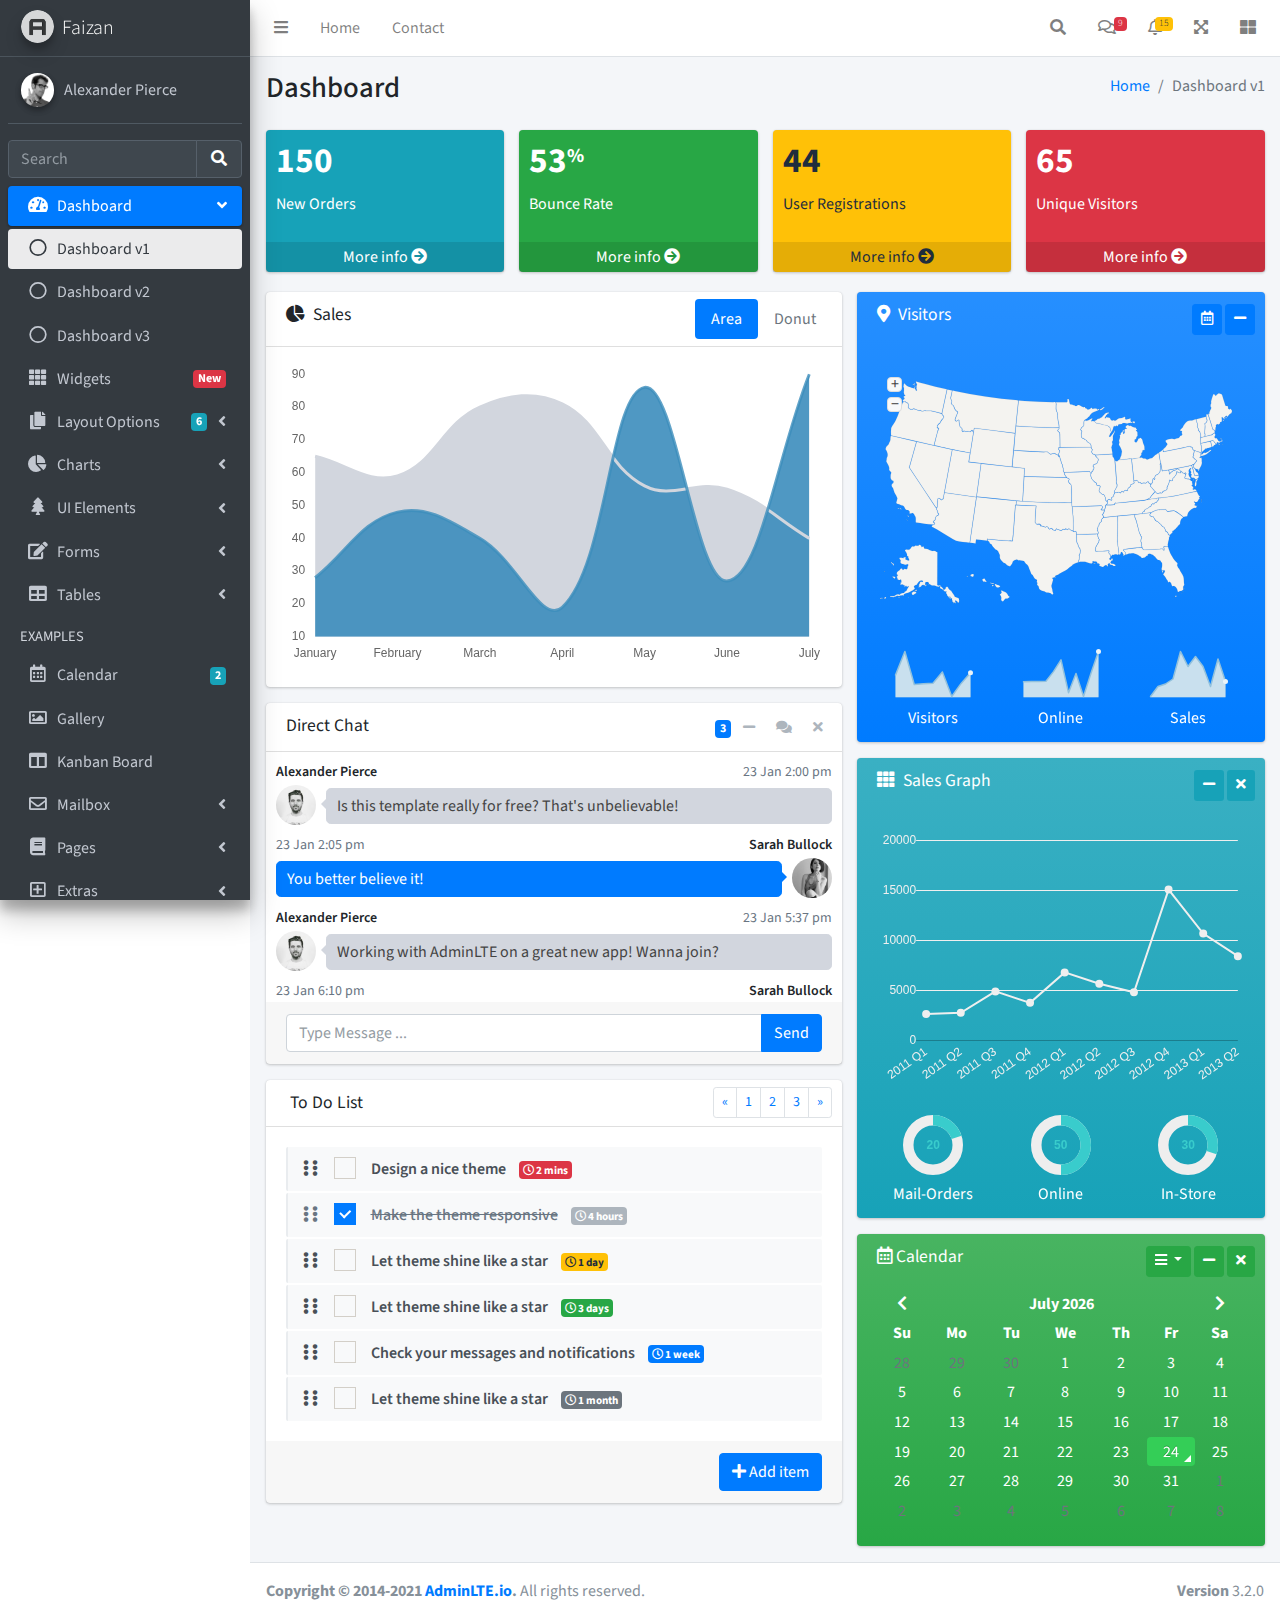
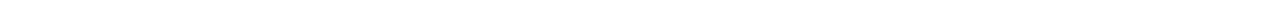
<file: public/AdminLTE-3.2.0/index.html>
<!DOCTYPE html>
<html lang="en">
<head>
  <meta charset="utf-8">
  <meta name="viewport" content="width=device-width, initial-scale=1">
  <title>AdminLTE 3 | Dashboard</title>

  <!-- Google Font: Source Sans Pro -->
  <link rel="stylesheet" href="https://fonts.googleapis.com/css?family=Source+Sans+Pro:300,400,400i,700&display=fallback">
  <!-- Font Awesome -->
  <link rel="stylesheet" href="plugins/fontawesome-free/css/all.min.css">
  <!-- Ionicons -->
  <link rel="stylesheet" href="https://code.ionicframework.com/ionicons/2.0.1/css/ionicons.min.css">
  <!-- Tempusdominus Bootstrap 4 -->
  <link rel="stylesheet" href="plugins/tempusdominus-bootstrap-4/css/tempusdominus-bootstrap-4.min.css">
  <!-- iCheck -->
  <link rel="stylesheet" href="plugins/icheck-bootstrap/icheck-bootstrap.min.css">
  <!-- JQVMap -->
  <link rel="stylesheet" href="plugins/jqvmap/jqvmap.min.css">
  <!-- Theme style -->
  <link rel="stylesheet" href="dist/css/adminlte.min.css">  
  <!-- overlayScrollbars -->
  <link rel="stylesheet" href="plugins/overlayScrollbars/css/OverlayScrollbars.min.css">
  <!-- Daterange picker -->
  <link rel="stylesheet" href="plugins/daterangepicker/daterangepicker.css">
  <!-- summernote -->
  <link rel="stylesheet" href="plugins/summernote/summernote-bs4.min.css">
</head>
<body class="hold-transition sidebar-mini layout-fixed">
<div class="wrapper">

  <!-- Preloader -->
  <div class="preloader flex-column justify-content-center align-items-center">
    <img class="animation__shake" src="dist/img/AdminLTELogo.png" alt="AdminLTELogo" height="60" width="60">
  </div>

  <!-- Navbar -->
  <nav class="main-header navbar navbar-expand navbar-white navbar-light">
    <!-- Left navbar links -->
    <ul class="navbar-nav">
      <li class="nav-item">
        <a class="nav-link" data-widget="pushmenu" href="#" role="button"><i class="fas fa-bars"></i></a>
      </li>
      <li class="nav-item d-none d-sm-inline-block">
        <a href="index3.html" class="nav-link">Home </a>
      </li>
      <li class="nav-item d-none d-sm-inline-block">
        <a href="#" class="nav-link">Contact</a>
      </li>
    </ul>

    <!-- Right navbar links -->
    <ul class="navbar-nav ml-auto">
      <!-- Navbar Search -->
      <li class="nav-item">
        <a class="nav-link" data-widget="navbar-search" href="#" role="button">
          <i class="fas fa-search"></i>
        </a>
        <div class="navbar-search-block">
          <form class="form-inline">
            <div class="input-group input-group-sm">
              <input class="form-control form-control-navbar" type="search" placeholder="Search" aria-label="Search">
              <div class="input-group-append">
                <button class="btn btn-navbar" type="submit">
                  <i class="fas fa-search"></i>
                </button>
                <button class="btn btn-navbar" type="button" data-widget="navbar-search">
                  <i class="fas fa-times"></i>
                </button>
              </div>
            </div>
          </form>
        </div>
      </li>

      <!-- Messages Dropdown Menu -->
      <li class="nav-item dropdown">
        <a class="nav-link" data-toggle="dropdown" href="#">
          <i class="far fa-comments"></i>
          <span class="badge badge-danger navbar-badge">9</span>
        </a>
        <div class="dropdown-menu dropdown-menu-lg dropdown-menu-right">
          <a href="#" class="dropdown-item">
            <!-- Message Start -->
            <div class="media">
              <img src="dist/img/user1-128x128.jpg" alt="User Avatar" class="img-size-50 mr-3 img-circle">
              <div class="media-body">
                <h3 class="dropdown-item-title">
                  Brad Diesel
                  <span class="float-right text-sm text-danger"><i class="fas fa-star"></i></span>
                </h3>
                <p class="text-sm">Call me whenever you can...</p>
                <p class="text-sm text-muted"><i class="far fa-clock mr-1"></i> 4 Hours Ago</p>
              </div>
            </div>
            <!-- Message End -->
          </a>
          <div class="dropdown-divider"></div>
          <a href="#" class="dropdown-item">
            <!-- Message Start -->
            <div class="media">
              <img src="dist/img/user8-128x128.jpg" alt="User Avatar" class="img-size-50 img-circle mr-3">
              <div class="media-body">
                <h3 class="dropdown-item-title">
                  John Pierce
                  <span class="float-right text-sm text-muted"><i class="fas fa-star"></i></span>
                </h3>
                <p class="text-sm">I got your message bro</p>
                <p class="text-sm text-muted"><i class="far fa-clock mr-1"></i> 4 Hours Ago</p>
              </div>
            </div>
            <!-- Message End -->
          </a>
          <div class="dropdown-divider"></div>
          <a href="#" class="dropdown-item">
            <!-- Message Start -->
            <div class="media">
              <img src="dist/img/user3-128x128.jpg" alt="User Avatar" class="img-size-50 img-circle mr-3">
              <div class="media-body">
                <h3 class="dropdown-item-title">
                  Nora Silvester
                  <span class="float-right text-sm text-warning"><i class="fas fa-star"></i></span>
                </h3>
                <p class="text-sm">The subject goes here</p>
                <p class="text-sm text-muted"><i class="far fa-clock mr-1"></i> 4 Hours Ago</p>
              </div>
            </div>
            <!-- Message End -->
          </a>
          <div class="dropdown-divider"></div>
          <a href="#" class="dropdown-item dropdown-footer">See All Messages faizan</a>
        </div>
      </li>

      <!-- Notifications Dropdown Menu -->
      <li class="nav-item dropdown">
        <a class="nav-link" data-toggle="dropdown" href="#">
          <i class="far fa-bell"></i>
          <span class="badge badge-warning navbar-badge">15</span>
        </a>
        <div class="dropdown-menu dropdown-menu-lg dropdown-menu-right">
          <span class="dropdown-item dropdown-header">15 Notifications</span>
          <div class="dropdown-divider"></div>
          <a href="#" class="dropdown-item">
            <i class="fas fa-envelope mr-2"></i> 4 new messages
            <span class="float-right text-muted text-sm">3 mins</span>
          </a>
          <div class="dropdown-divider"></div>
          <a href="#" class="dropdown-item">
            <i class="fas fa-users mr-2"></i> 8 friend requests
            <span class="float-right text-muted text-sm">12 hours</span>
          </a>
          <div class="dropdown-divider"></div>
          <a href="#" class="dropdown-item">
            <i class="fas fa-file mr-2"></i> 3 new reports
            <span class="float-right text-muted text-sm">2 days</span>
          </a>
          <div class="dropdown-divider"></div>
          <a href="#" class="dropdown-item dropdown-footer">See All Notifications Vikash</a>
        </div>
      </li>

      <li class="nav-item">
        <a class="nav-link" data-widget="fullscreen" href="#" role="button">
          <i class="fas fa-expand-arrows-alt"></i>
        </a>
      </li>
      <li class="nav-item">
        <a class="nav-link" data-widget="control-sidebar" data-controlsidebar-slide="true" href="#" role="button">
          <i class="fas fa-th-large"></i>
        </a>
      </li>
    </ul>
  </nav>
  <!-- /.navbar -->

  <!-- Main Sidebar Container -->
  <aside class="main-sidebar sidebar-dark-primary elevation-4">
    <!-- Brand Logo -->
      <a href="index3.html" class="brand-link">
        <img src="dist/img/AdminLTELogo.png" alt="AdminLTE Logo" class="brand-image img-circle elevation-3" style="opacity: .8">
        <span class="brand-text font-weight-light">Faizan</span>
      </a>

    <!-- Sidebar -->
    <div class="sidebar">
      <!-- Sidebar user panel (optional) -->
      <div class="user-panel mt-3 pb-3 mb-3 d-flex">
        <div class="image">
          <img src="dist/img/user2-160x160.jpg" class="img-circle elevation-2" alt="User Image">
        </div>
        <div class="info">
          <a href="#" class="d-block">Alexander Pierce</a>
        </div>
      </div>

      <!-- SidebarSearch Form -->
      <div class="form-inline">
        <div class="input-group" data-widget="sidebar-search">
          <input class="form-control form-control-sidebar" type="search" placeholder="Search" aria-label="Search">
          <div class="input-group-append">
            <button class="btn btn-sidebar">
              <i class="fas fa-search fa-fw"></i>
            </button>
          </div>
        </div>
      </div>

      <!-- Sidebar Menu -->
      <nav class="mt-2">
        <ul class="nav nav-pills nav-sidebar flex-column" data-widget="treeview" role="menu" data-accordion="false">
          <!-- Add icons to the links using the .nav-icon class
               with font-awesome or any other icon font library -->
          <li class="nav-item menu-open">
            <a href="#" class="nav-link active">
              <i class="nav-icon fas fa-tachometer-alt"></i>
              <p>
                Dashboard
                <i class="right fas fa-angle-left"></i>
              </p>
            </a>
            <ul class="nav nav-treeview">
              <li class="nav-item">
                <a href="./index.html" class="nav-link active">
                  <i class="far fa-circle nav-icon"></i>
                  <p>Dashboard v1</p>
                </a>
              </li>
              <li class="nav-item">
                <a href="./index2.html" class="nav-link">
                  <i class="far fa-circle nav-icon"></i>
                  <p>Dashboard v2</p>
                </a>
              </li>
              <li class="nav-item">
                <a href="./index3.html" class="nav-link">
                  <i class="far fa-circle nav-icon"></i>
                  <p>Dashboard v3</p>
                </a>
              </li>
            </ul>
          </li>
          <li class="nav-item">
            <a href="pages/widgets.html" class="nav-link">
              <i class="nav-icon fas fa-th"></i>
              <p>
                Widgets
                <span class="right badge badge-danger">New</span>
              </p>
            </a>
          </li>
          <li class="nav-item">
            <a href="#" class="nav-link">
              <i class="nav-icon fas fa-copy"></i>
              <p>
                Layout Options
                <i class="fas fa-angle-left right"></i>
                <span class="badge badge-info right">6</span>
              </p>
            </a>
            <ul class="nav nav-treeview">
              <li class="nav-item">
                <a href="pages/layout/top-nav.html" class="nav-link">
                  <i class="far fa-circle nav-icon"></i>
                  <p>Top Navigation</p>
                </a>
              </li>
              <li class="nav-item">
                <a href="pages/layout/top-nav-sidebar.html" class="nav-link">
                  <i class="far fa-circle nav-icon"></i>
                  <p>Top Navigation + Sidebar</p>
                </a>
              </li>
              <li class="nav-item">
                <a href="pages/layout/boxed.html" class="nav-link">
                  <i class="far fa-circle nav-icon"></i>
                  <p>Boxed</p>
                </a>
              </li>
              <li class="nav-item">
                <a href="pages/layout/fixed-sidebar.html" class="nav-link">
                  <i class="far fa-circle nav-icon"></i>
                  <p>Fixed Sidebar</p>
                </a>
              </li>
              <li class="nav-item">
                <a href="pages/layout/fixed-sidebar-custom.html" class="nav-link">
                  <i class="far fa-circle nav-icon"></i>
                  <p>Fixed Sidebar <small>+ Custom Area</small></p>
                </a>
              </li>
              <li class="nav-item">
                <a href="pages/layout/fixed-topnav.html" class="nav-link">
                  <i class="far fa-circle nav-icon"></i>
                  <p>Fixed Navbar</p>
                </a>
              </li>
              <li class="nav-item">
                <a href="pages/layout/fixed-footer.html" class="nav-link">
                  <i class="far fa-circle nav-icon"></i>
                  <p>Fixed Footer</p>
                </a>
              </li>
              <li class="nav-item">
                <a href="pages/layout/collapsed-sidebar.html" class="nav-link">
                  <i class="far fa-circle nav-icon"></i>
                  <p>Collapsed Sidebar</p>
                </a>
              </li>
            </ul>
          </li>
          <li class="nav-item">
            <a href="#" class="nav-link">
              <i class="nav-icon fas fa-chart-pie"></i>
              <p>
                Charts
                <i class="right fas fa-angle-left"></i>
              </p>
            </a>
            <ul class="nav nav-treeview">
              <li class="nav-item">
                <a href="pages/charts/chartjs.html" class="nav-link">
                  <i class="far fa-circle nav-icon"></i>
                  <p>ChartJS</p>
                </a>
              </li>
              <li class="nav-item">
                <a href="pages/charts/flot.html" class="nav-link">
                  <i class="far fa-circle nav-icon"></i>
                  <p>Flot</p>
                </a>
              </li>
              <li class="nav-item">
                <a href="pages/charts/inline.html" class="nav-link">
                  <i class="far fa-circle nav-icon"></i>
                  <p>Inline</p>
                </a>
              </li>
              <li class="nav-item">
                <a href="pages/charts/uplot.html" class="nav-link">
                  <i class="far fa-circle nav-icon"></i>
                  <p>uPlot</p>
                </a>
              </li>
            </ul>
          </li>
          <li class="nav-item">
            <a href="#" class="nav-link">
              <i class="nav-icon fas fa-tree"></i>
              <p>
                UI Elements
                <i class="fas fa-angle-left right"></i>
              </p>
            </a>
            <ul class="nav nav-treeview">
              <li class="nav-item">
                <a href="pages/UI/general.html" class="nav-link">
                  <i class="far fa-circle nav-icon"></i>
                  <p>General</p>
                </a>
              </li>
              <li class="nav-item">
                <a href="pages/UI/icons.html" class="nav-link">
                  <i class="far fa-circle nav-icon"></i>
                  <p>Icons</p>
                </a>
              </li>
              <li class="nav-item">
                <a href="pages/UI/buttons.html" class="nav-link">
                  <i class="far fa-circle nav-icon"></i>
                  <p>Buttons</p>
                </a>
              </li>
              <li class="nav-item">
                <a href="pages/UI/sliders.html" class="nav-link">
                  <i class="far fa-circle nav-icon"></i>
                  <p>Sliders</p>
                </a>
              </li>
              <li class="nav-item">
                <a href="pages/UI/modals.html" class="nav-link">
                  <i class="far fa-circle nav-icon"></i>
                  <p>Modals & Alerts</p>
                </a>
              </li>
              <li class="nav-item">
                <a href="pages/UI/navbar.html" class="nav-link">
                  <i class="far fa-circle nav-icon"></i>
                  <p>Navbar & Tabs</p>
                </a>
              </li>
              <li class="nav-item">
                <a href="pages/UI/timeline.html" class="nav-link">
                  <i class="far fa-circle nav-icon"></i>
                  <p>Timeline</p>
                </a>
              </li>
              <li class="nav-item">
                <a href="pages/UI/ribbons.html" class="nav-link">
                  <i class="far fa-circle nav-icon"></i>
                  <p>Ribbons</p>
                </a>
              </li>
            </ul>
          </li>
          <li class="nav-item">
            <a href="#" class="nav-link">
              <i class="nav-icon fas fa-edit"></i>
              <p>
                Forms
                <i class="fas fa-angle-left right"></i>
              </p>
            </a>
            <ul class="nav nav-treeview">
              <li class="nav-item">
                <a href="pages/forms/general.html" class="nav-link">
                  <i class="far fa-circle nav-icon"></i>
                  <p>General Elements</p>
                </a>
              </li>
              <li class="nav-item">
                <a href="pages/forms/advanced.html" class="nav-link">
                  <i class="far fa-circle nav-icon"></i>
                  <p>Advanced Elements</p>
                </a>
              </li>
              <li class="nav-item">
                <a href="pages/forms/editors.html" class="nav-link">
                  <i class="far fa-circle nav-icon"></i>
                  <p>Editors</p>
                </a>
              </li>
              <li class="nav-item">
                <a href="pages/forms/validation.html" class="nav-link">
                  <i class="far fa-circle nav-icon"></i>
                  <p>Validation</p>
                </a>
              </li>
            </ul>
          </li>
          <li class="nav-item">
            <a href="#" class="nav-link">
              <i class="nav-icon fas fa-table"></i>
              <p>
                Tables
                <i class="fas fa-angle-left right"></i>
              </p>
            </a>
            <ul class="nav nav-treeview">
              <li class="nav-item">
                <a href="pages/tables/simple.html" class="nav-link">
                  <i class="far fa-circle nav-icon"></i>
                  <p>Simple Tables</p>
                </a>
              </li>
              <li class="nav-item">
                <a href="pages/tables/data.html" class="nav-link">
                  <i class="far fa-circle nav-icon"></i>
                  <p>DataTables</p>
                </a>
              </li>
              <li class="nav-item">
                <a href="pages/tables/jsgrid.html" class="nav-link">
                  <i class="far fa-circle nav-icon"></i>
                  <p>jsGrid</p>
                </a>
              </li>
            </ul>
          </li>
          <li class="nav-header">EXAMPLES</li>
          <li class="nav-item">
            <a href="pages/calendar.html" class="nav-link">
              <i class="nav-icon far fa-calendar-alt"></i>
              <p>
                Calendar
                <span class="badge badge-info right">2</span>
              </p>
            </a>
          </li>
          <li class="nav-item">
            <a href="pages/gallery.html" class="nav-link">
              <i class="nav-icon far fa-image"></i>
              <p>
                Gallery
              </p>
            </a>
          </li>
          <li class="nav-item">
            <a href="pages/kanban.html" class="nav-link">
              <i class="nav-icon fas fa-columns"></i>
              <p>
                Kanban Board
              </p>
            </a>
          </li>
          <li class="nav-item">
            <a href="#" class="nav-link">
              <i class="nav-icon far fa-envelope"></i>
              <p>
                Mailbox
                <i class="fas fa-angle-left right"></i>
              </p>
            </a>
            <ul class="nav nav-treeview">
              <li class="nav-item">
                <a href="pages/mailbox/mailbox.html" class="nav-link">
                  <i class="far fa-circle nav-icon"></i>
                  <p>Inbox</p>
                </a>
              </li>
              <li class="nav-item">
                <a href="pages/mailbox/compose.html" class="nav-link">
                  <i class="far fa-circle nav-icon"></i>
                  <p>Compose</p>
                </a>
              </li>
              <li class="nav-item">
                <a href="pages/mailbox/read-mail.html" class="nav-link">
                  <i class="far fa-circle nav-icon"></i>
                  <p>Read</p>
                </a>
              </li>
            </ul>
          </li>
          <li class="nav-item">
            <a href="#" class="nav-link">
              <i class="nav-icon fas fa-book"></i>
              <p>
                Pages
                <i class="fas fa-angle-left right"></i>
              </p>
            </a>
            <ul class="nav nav-treeview">
              <li class="nav-item">
                <a href="pages/examples/invoice.html" class="nav-link">
                  <i class="far fa-circle nav-icon"></i>
                  <p>Invoice</p>
                </a>
              </li>
              <li class="nav-item">
                <a href="pages/examples/profile.html" class="nav-link">
                  <i class="far fa-circle nav-icon"></i>
                  <p>Profile</p>
                </a>
              </li>
              <li class="nav-item">
                <a href="pages/examples/e-commerce.html" class="nav-link">
                  <i class="far fa-circle nav-icon"></i>
                  <p>E-commerce</p>
                </a>
              </li>
              <li class="nav-item">
                <a href="pages/examples/projects.html" class="nav-link">
                  <i class="far fa-circle nav-icon"></i>
                  <p>Projects</p>
                </a>
              </li>
              <li class="nav-item">
                <a href="pages/examples/project-add.html" class="nav-link">
                  <i class="far fa-circle nav-icon"></i>
                  <p>Project Add</p>
                </a>
              </li>
              <li class="nav-item">
                <a href="pages/examples/project-edit.html" class="nav-link">
                  <i class="far fa-circle nav-icon"></i>
                  <p>Project Edit</p>
                </a>
              </li>
              <li class="nav-item">
                <a href="pages/examples/project-detail.html" class="nav-link">
                  <i class="far fa-circle nav-icon"></i>
                  <p>Project Detail</p>
                </a>
              </li>
              <li class="nav-item">
                <a href="pages/examples/contacts.html" class="nav-link">
                  <i class="far fa-circle nav-icon"></i>
                  <p>Contacts</p>
                </a>
              </li>
              <li class="nav-item">
                <a href="pages/examples/faq.html" class="nav-link">
                  <i class="far fa-circle nav-icon"></i>
                  <p>FAQ</p>
                </a>
              </li>
              <li class="nav-item">
                <a href="pages/examples/contact-us.html" class="nav-link">
                  <i class="far fa-circle nav-icon"></i>
                  <p>Contact us</p>
                </a>
              </li>
            </ul>
          </li>
          <li class="nav-item">
            <a href="#" class="nav-link">
              <i class="nav-icon far fa-plus-square"></i>
              <p>
                Extras
                <i class="fas fa-angle-left right"></i>
              </p>
            </a>
            <ul class="nav nav-treeview">
              <li class="nav-item">
                <a href="#" class="nav-link">
                  <i class="far fa-circle nav-icon"></i>
                  <p>
                    Login & Register v1
                    <i class="fas fa-angle-left right"></i>
                  </p>
                </a>
                <ul class="nav nav-treeview">
                  <li class="nav-item">
                    <a href="pages/examples/login.html" class="nav-link">
                      <i class="far fa-circle nav-icon"></i>
                      <p>Login v1</p>
                    </a>
                  </li>
                  <li class="nav-item">
                    <a href="pages/examples/register.html" class="nav-link">
                      <i class="far fa-circle nav-icon"></i>
                      <p>Register v1</p>
                    </a>
                  </li>
                  <li class="nav-item">
                    <a href="pages/examples/forgot-password.html" class="nav-link">
                      <i class="far fa-circle nav-icon"></i>
                      <p>Forgot Password v1</p>
                    </a>
                  </li>
                  <li class="nav-item">
                    <a href="pages/examples/recover-password.html" class="nav-link">
                      <i class="far fa-circle nav-icon"></i>
                      <p>Recover Password v1</p>
                    </a>
                  </li>
                </ul>
              </li>
              <li class="nav-item">
                <a href="#" class="nav-link">
                  <i class="far fa-circle nav-icon"></i>
                  <p>
                    Login & Register v2
                    <i class="fas fa-angle-left right"></i>
                  </p>
                </a>
                <ul class="nav nav-treeview">
                  <li class="nav-item">
                    <a href="pages/examples/login-v2.html" class="nav-link">
                      <i class="far fa-circle nav-icon"></i>
                      <p>Login v2</p>
                    </a>
                  </li>
                  <li class="nav-item">
                    <a href="pages/examples/register-v2.html" class="nav-link">
                      <i class="far fa-circle nav-icon"></i>
                      <p>Register v2</p>
                    </a>
                  </li>
                  <li class="nav-item">
                    <a href="pages/examples/forgot-password-v2.html" class="nav-link">
                      <i class="far fa-circle nav-icon"></i>
                      <p>Forgot Password v2</p>
                    </a>
                  </li>
                  <li class="nav-item">
                    <a href="pages/examples/recover-password-v2.html" class="nav-link">
                      <i class="far fa-circle nav-icon"></i>
                      <p>Recover Password v2</p>
                    </a>
                  </li>
                </ul>
              </li>
              <li class="nav-item">
                <a href="pages/examples/lockscreen.html" class="nav-link">
                  <i class="far fa-circle nav-icon"></i>
                  <p>Lockscreen</p>
                </a>
              </li>
              <li class="nav-item">
                <a href="pages/examples/legacy-user-menu.html" class="nav-link">
                  <i class="far fa-circle nav-icon"></i>
                  <p>Legacy User Menu</p>
                </a>
              </li>
              <li class="nav-item">
                <a href="pages/examples/language-menu.html" class="nav-link">
                  <i class="far fa-circle nav-icon"></i>
                  <p>Language Menu</p>
                </a>
              </li>
              <li class="nav-item">
                <a href="pages/examples/404.html" class="nav-link">
                  <i class="far fa-circle nav-icon"></i>
                  <p>Error 404</p>
                </a>
              </li>
              <li class="nav-item">
                <a href="pages/examples/500.html" class="nav-link">
                  <i class="far fa-circle nav-icon"></i>
                  <p>Error 500</p>
                </a>
              </li>
              <li class="nav-item">
                <a href="pages/examples/pace.html" class="nav-link">
                  <i class="far fa-circle nav-icon"></i>
                  <p>Pace</p>
                </a>
              </li>
              <li class="nav-item">
                <a href="pages/examples/blank.html" class="nav-link">
                  <i class="far fa-circle nav-icon"></i>
                  <p>Blank Page</p>
                </a>
              </li>
              <li class="nav-item">
                <a href="starter.html" class="nav-link">
                  <i class="far fa-circle nav-icon"></i>
                  <p>Starter Page</p>
                </a>
              </li>
            </ul>
          </li>
          <li class="nav-item">
            <a href="#" class="nav-link">
              <i class="nav-icon fas fa-search"></i>
              <p>
                Search
                <i class="fas fa-angle-left right"></i>
              </p>
            </a>
            <ul class="nav nav-treeview">
              <li class="nav-item">
                <a href="pages/search/simple.html" class="nav-link">
                  <i class="far fa-circle nav-icon"></i>
                  <p>Simple Search</p>
                </a>
              </li>
              <li class="nav-item">
                <a href="pages/search/enhanced.html" class="nav-link">
                  <i class="far fa-circle nav-icon"></i>
                  <p>Enhanced</p>
                </a>
              </li>
            </ul>
          </li>
          <li class="nav-header">MISCELLANEOUS</li>
          <li class="nav-item">
            <a href="iframe.html" class="nav-link">
              <i class="nav-icon fas fa-ellipsis-h"></i>
              <p>Tabbed IFrame Plugin</p>
            </a>
          </li>
          <li class="nav-item">
            <a href="https://adminlte.io/docs/3.1/" class="nav-link">
              <i class="nav-icon fas fa-file"></i>
              <p>Documentation</p>
            </a>
          </li>
          <li class="nav-header">MULTI LEVEL EXAMPLE</li>
          <li class="nav-item">
            <a href="#" class="nav-link">
              <i class="fas fa-circle nav-icon"></i>
              <p>Level 1</p>
            </a>
          </li>
          <li class="nav-item">
            <a href="#" class="nav-link">
              <i class="nav-icon fas fa-circle"></i>
              <p>
                Level 1
                <i class="right fas fa-angle-left"></i>
              </p>
            </a>
            <ul class="nav nav-treeview">
              <li class="nav-item">
                <a href="#" class="nav-link">
                  <i class="far fa-circle nav-icon"></i>
                  <p>Level 2</p>
                </a>
              </li>
              <li class="nav-item">
                <a href="#" class="nav-link">
                  <i class="far fa-circle nav-icon"></i>
                  <p>
                    Level 2
                    <i class="right fas fa-angle-left"></i>
                  </p>
                </a>
                <ul class="nav nav-treeview">
                  <li class="nav-item">
                    <a href="#" class="nav-link">
                      <i class="far fa-dot-circle nav-icon"></i>
                      <p>Level 3</p>
                    </a>
                  </li>
                  <li class="nav-item">
                    <a href="#" class="nav-link">
                      <i class="far fa-dot-circle nav-icon"></i>
                      <p>Level 3</p>
                    </a>
                  </li>
                  <li class="nav-item">
                    <a href="#" class="nav-link">
                      <i class="far fa-dot-circle nav-icon"></i>
                      <p>Level 3</p>
                    </a>
                  </li>
                </ul>
              </li>
              <li class="nav-item">
                <a href="#" class="nav-link">
                  <i class="far fa-circle nav-icon"></i>
                  <p>Level 2</p>
                </a>
              </li>
            </ul>
          </li>
          <li class="nav-item">
            <a href="#" class="nav-link">
              <i class="fas fa-circle nav-icon"></i>
              <p>Level 1</p>
            </a>
          </li>
          <li class="nav-header">LABELS</li>
          <li class="nav-item">
            <a href="#" class="nav-link">
              <i class="nav-icon far fa-circle text-danger"></i>
              <p class="text">Important</p>
            </a>
          </li>
          <li class="nav-item">
            <a href="#" class="nav-link">
              <i class="nav-icon far fa-circle text-warning"></i>
              <p>Warning</p>
            </a>
          </li>
          <li class="nav-item">
            <a href="#" class="nav-link">
              <i class="nav-icon far fa-circle text-info"></i>
              <p>Informational</p>
            </a>
          </li>
        </ul>
      </nav>
      <!-- /.sidebar-menu -->
    </div>
    <!-- /.sidebar -->
  </aside>

  <!-- Content Wrapper. Contains page content -->
  <div class="content-wrapper">
    <!-- Content Header (Page header) -->
    <div class="content-header">
      <div class="container-fluid">
        <div class="row mb-2">
          <div class="col-sm-6">
            <h1 class="m-0">Dashboard</h1>
          </div><!-- /.col -->
          <div class="col-sm-6">
            <ol class="breadcrumb float-sm-right">
              <li class="breadcrumb-item"><a href="#">Home</a></li>
              <li class="breadcrumb-item active">Dashboard v1</li>
            </ol>
          </div><!-- /.col -->
        </div><!-- /.row -->
      </div><!-- /.container-fluid -->
    </div>
    <!-- /.content-header -->

    <!-- Main content -->
    <section class="content">
      <div class="container-fluid">
        <!-- Small boxes (Stat box) -->
        <div class="row">
          <div class="col-lg-3 col-6">
            <!-- small box -->
            <div class="small-box bg-info">
              <div class="inner">
                <h3>150</h3>

                <p>New Orders</p>
              </div>
              <div class="icon">
                <i class="ion ion-bag"></i>
              </div>
              <a href="#" class="small-box-footer">More info <i class="fas fa-arrow-circle-right"></i></a>
            </div>
          </div>
          <!-- ./col -->
          <div class="col-lg-3 col-6">
            <!-- small box -->
            <div class="small-box bg-success">
              <div class="inner">
                <h3>53<sup style="font-size: 20px">%</sup></h3>

                <p>Bounce Rate</p>
              </div>
              <div class="icon">
                <i class="ion ion-stats-bars"></i>
              </div>
              <a href="#" class="small-box-footer">More info <i class="fas fa-arrow-circle-right"></i></a>
            </div>
          </div>
          <!-- ./col -->
          <div class="col-lg-3 col-6">
            <!-- small box -->
            <div class="small-box bg-warning">
              <div class="inner">
                <h3>44</h3>

                <p>User Registrations</p>
              </div>
              <div class="icon">
                <i class="ion ion-person-add"></i>
              </div>
              <a href="#" class="small-box-footer">More info <i class="fas fa-arrow-circle-right"></i></a>
            </div>
          </div>
          <!-- ./col -->
          <div class="col-lg-3 col-6">
            <!-- small box -->
            <div class="small-box bg-danger">
              <div class="inner">
                <h3>65</h3>

                <p>Unique Visitors</p>
              </div>
              <div class="icon">
                <i class="ion ion-pie-graph"></i>
              </div>
              <a href="#" class="small-box-footer">More info <i class="fas fa-arrow-circle-right"></i></a>
            </div>
          </div>
          <!-- ./col -->
        </div>
        <!-- /.row -->
        <!-- Main row -->
        <div class="row">
          <!-- Left col -->
          <section class="col-lg-7 connectedSortable">
            <!-- Custom tabs (Charts with tabs)-->
            <div class="card">
              <div class="card-header">
                <h3 class="card-title">
                  <i class="fas fa-chart-pie mr-1"></i>
                  Sales
                </h3>
                <div class="card-tools">
                  <ul class="nav nav-pills ml-auto">
                    <li class="nav-item">
                      <a class="nav-link active" href="#revenue-chart" data-toggle="tab">Area</a>
                    </li>
                    <li class="nav-item">
                      <a class="nav-link" href="#sales-chart" data-toggle="tab">Donut</a>
                    </li>
                  </ul>
                </div>
              </div><!-- /.card-header -->
              <div class="card-body">
                <div class="tab-content p-0">
                  <!-- Morris chart - Sales -->
                  <div class="chart tab-pane active" id="revenue-chart"
                       style="position: relative; height: 300px;">
                      <canvas id="revenue-chart-canvas" height="300" style="height: 300px;"></canvas>
                   </div>
                  <div class="chart tab-pane" id="sales-chart" style="position: relative; height: 300px;">
                    <canvas id="sales-chart-canvas" height="300" style="height: 300px;"></canvas>
                  </div>
                </div>
              </div><!-- /.card-body -->
            </div>
            <!-- /.card -->

            <!-- DIRECT CHAT -->
            <div class="card direct-chat direct-chat-primary">
              <div class="card-header">
                <h3 class="card-title">Direct Chat</h3>

                <div class="card-tools">
                  <span title="3 New Messages" class="badge badge-primary">3</span>
                  <button type="button" class="btn btn-tool" data-card-widget="collapse">
                    <i class="fas fa-minus"></i>
                  </button>
                  <button type="button" class="btn btn-tool" title="Contacts" data-widget="chat-pane-toggle">
                    <i class="fas fa-comments"></i>
                  </button>
                  <button type="button" class="btn btn-tool" data-card-widget="remove">
                    <i class="fas fa-times"></i>
                  </button>
                </div>
              </div>
              <!-- /.card-header -->
              <div class="card-body">
                <!-- Conversations are loaded here -->
                <div class="direct-chat-messages">
                  <!-- Message. Default to the left -->
                  <div class="direct-chat-msg">
                    <div class="direct-chat-infos clearfix">
                      <span class="direct-chat-name float-left">Alexander Pierce</span>
                      <span class="direct-chat-timestamp float-right">23 Jan 2:00 pm</span>
                    </div>
                    <!-- /.direct-chat-infos -->
                    <img class="direct-chat-img" src="dist/img/user1-128x128.jpg" alt="message user image">
                    <!-- /.direct-chat-img -->
                    <div class="direct-chat-text">
                      Is this template really for free? That's unbelievable!
                    </div>
                    <!-- /.direct-chat-text -->
                  </div>
                  <!-- /.direct-chat-msg -->

                  <!-- Message to the right -->
                  <div class="direct-chat-msg right">
                    <div class="direct-chat-infos clearfix">
                      <span class="direct-chat-name float-right">Sarah Bullock</span>
                      <span class="direct-chat-timestamp float-left">23 Jan 2:05 pm</span>
                    </div>
                    <!-- /.direct-chat-infos -->
                    <img class="direct-chat-img" src="dist/img/user3-128x128.jpg" alt="message user image">
                    <!-- /.direct-chat-img -->
                    <div class="direct-chat-text">
                      You better believe it!
                    </div>
                    <!-- /.direct-chat-text -->
                  </div>
                  <!-- /.direct-chat-msg -->

                  <!-- Message. Default to the left -->
                  <div class="direct-chat-msg">
                    <div class="direct-chat-infos clearfix">
                      <span class="direct-chat-name float-left">Alexander Pierce</span>
                      <span class="direct-chat-timestamp float-right">23 Jan 5:37 pm</span> 
                    </div>
                    <!-- /.direct-chat-infos -->
                    <img class="direct-chat-img" src="dist/img/user1-128x128.jpg" alt="message user image">
                    <!-- /.direct-chat-img -->
                    <div class="direct-chat-text">
                      Working with AdminLTE on a great new app! Wanna join?
                    </div>
                    <!-- /.direct-chat-text -->
                  </div>
                  <!-- /.direct-chat-msg -->

                  <!-- Message to the right -->
                  <div class="direct-chat-msg right">
                    <div class="direct-chat-infos clearfix">
                      <span class="direct-chat-name float-right">Sarah Bullock</span>
                      <span class="direct-chat-timestamp float-left">23 Jan 6:10 pm</span>
                    </div>
                    <!-- /.direct-chat-infos -->
                    <img class="direct-chat-img" src="dist/img/user3-128x128.jpg" alt="message user image">
                    <!-- /.direct-chat-img -->
                    <div class="direct-chat-text">
                      I would love to.
                    </div>
                    <!-- /.direct-chat-text -->
                  </div>
                  <!-- /.direct-chat-msg -->

                </div>
                <!--/.direct-chat-messages-->

                <!-- Contacts are loaded here -->
                <div class="direct-chat-contacts">
                  <ul class="contacts-list">
                    <li>
                      <a href="#">
                        <img class="contacts-list-img" src="dist/img/user1-128x128.jpg" alt="User Avatar">

                        <div class="contacts-list-info">
                          <span class="contacts-list-name">
                            Count Dracula
                            <small class="contacts-list-date float-right">2/28/2015</small>
                          </span>
                          <span class="contacts-list-msg">How have you been? I was...</span>
                        </div>
                        <!-- /.contacts-list-info -->
                      </a>
                    </li>
                    <!-- End Contact Item -->
                    <li>
                      <a href="#">
                        <img class="contacts-list-img" src="dist/img/user7-128x128.jpg" alt="User Avatar">

                        <div class="contacts-list-info">
                          <span class="contacts-list-name">
                            Sarah Doe
                            <small class="contacts-list-date float-right">2/23/2015</small>
                          </span>
                          <span class="contacts-list-msg">I will be waiting for...</span>
                        </div>
                        <!-- /.contacts-list-info -->
                      </a>
                    </li>
                    <!-- End Contact Item -->
                    <li>
                      <a href="#">
                        <img class="contacts-list-img" src="dist/img/user3-128x128.jpg" alt="User Avatar">

                        <div class="contacts-list-info">
                          <span class="contacts-list-name">
                            Nadia Jolie
                            <small class="contacts-list-date float-right">2/20/2015</small>
                          </span>
                          <span class="contacts-list-msg">I'll call you back at...</span>
                        </div>
                        <!-- /.contacts-list-info -->
                      </a>
                    </li>
                    <!-- End Contact Item -->
                    <li>
                      <a href="#">
                        <img class="contacts-list-img" src="dist/img/user5-128x128.jpg" alt="User Avatar">

                        <div class="contacts-list-info">
                          <span class="contacts-list-name">
                            Nora S. Vans
                            <small class="contacts-list-date float-right">2/10/2015</small>
                          </span>
                          <span class="contacts-list-msg">Where is your new...</span>
                        </div>
                        <!-- /.contacts-list-info -->
                      </a>
                    </li>
                    <!-- End Contact Item -->
                    <li>
                      <a href="#">
                        <img class="contacts-list-img" src="dist/img/user6-128x128.jpg" alt="User Avatar">

                        <div class="contacts-list-info">
                          <span class="contacts-list-name">
                            John K.
                            <small class="contacts-list-date float-right">1/27/2015</small>
                          </span>
                          <span class="contacts-list-msg">Can I take a look at...</span>
                        </div>
                        <!-- /.contacts-list-info -->
                      </a>
                    </li>
                    <!-- End Contact Item -->
                    <li>
                      <a href="#">
                        <img class="contacts-list-img" src="dist/img/user8-128x128.jpg" alt="User Avatar">

                        <div class="contacts-list-info">
                          <span class="contacts-list-name">
                            Kenneth M.
                            <small class="contacts-list-date float-right">1/4/2015</small>
                          </span>
                          <span class="contacts-list-msg">Never mind I found...</span>
                        </div>
                        <!-- /.contacts-list-info -->
                      </a>
                    </li>
                    <!-- End Contact Item -->
                  </ul>
                  <!-- /.contacts-list -->
                </div>
                <!-- /.direct-chat-pane -->
              </div>
              <!-- /.card-body -->
              <div class="card-footer">
                <form action="#" method="post">
                  <div class="input-group">
                    <input type="text" name="message" placeholder="Type Message ..." class="form-control">
                    <span class="input-group-append">
                      <button type="button" class="btn btn-primary">Send</button>
                    </span>
                  </div>
                </form>
              </div>
              <!-- /.card-footer-->
            </div>
            <!--/.direct-chat -->

            <!-- TO DO List -->
            <div class="card">
              <div class="card-header">
                <h3 class="card-title">
                  <i class="ion ion-clipboard mr-1"></i>
                  To Do List
                </h3>

                <div class="card-tools">
                  <ul class="pagination pagination-sm">
                    <li class="page-item"><a href="#" class="page-link">&laquo;</a></li>
                    <li class="page-item"><a href="#" class="page-link">1</a></li>
                    <li class="page-item"><a href="#" class="page-link">2</a></li>
                    <li class="page-item"><a href="#" class="page-link">3</a></li>
                    <li class="page-item"><a href="#" class="page-link">&raquo;</a></li>
                  </ul>
                </div>
              </div>
              <!-- /.card-header -->
              <div class="card-body">
                <ul class="todo-list" data-widget="todo-list">
                  <li>
                    <!-- drag handle -->
                    <span class="handle">
                      <i class="fas fa-ellipsis-v"></i>
                      <i class="fas fa-ellipsis-v"></i>
                    </span>
                    <!-- checkbox -->
                    <div  class="icheck-primary d-inline ml-2">
                      <input type="checkbox" value="" name="todo1" id="todoCheck1">
                      <label for="todoCheck1"></label>
                    </div>
                    <!-- todo text -->
                    <span class="text">Design a nice theme</span>
                    <!-- Emphasis label -->
                    <small class="badge badge-danger"><i class="far fa-clock"></i> 2 mins</small>
                    <!-- General tools such as edit or delete-->
                    <div class="tools">
                      <i class="fas fa-edit"></i>
                      <i class="fas fa-trash-o"></i>
                    </div>
                  </li>
                  <li>
                    <span class="handle">
                      <i class="fas fa-ellipsis-v"></i>
                      <i class="fas fa-ellipsis-v"></i>
                    </span>
                    <div  class="icheck-primary d-inline ml-2">
                      <input type="checkbox" value="" name="todo2" id="todoCheck2" checked>
                      <label for="todoCheck2"></label>
                    </div>
                    <span class="text">Make the theme responsive</span>
                    <small class="badge badge-info"><i class="far fa-clock"></i> 4 hours</small>
                    <div class="tools">
                      <i class="fas fa-edit"></i>
                      <i class="fas fa-trash-o"></i>
                    </div>
                  </li>
                  <li>
                    <span class="handle">
                      <i class="fas fa-ellipsis-v"></i>
                      <i class="fas fa-ellipsis-v"></i>
                    </span>
                    <div  class="icheck-primary d-inline ml-2">
                      <input type="checkbox" value="" name="todo3" id="todoCheck3">
                      <label for="todoCheck3"></label>
                    </div>
                    <span class="text">Let theme shine like a star</span>
                    <small class="badge badge-warning"><i class="far fa-clock"></i> 1 day</small>
                    <div class="tools">
                      <i class="fas fa-edit"></i>
                      <i class="fas fa-trash-o"></i>
                    </div>
                  </li>
                  <li>
                    <span class="handle">
                      <i class="fas fa-ellipsis-v"></i>
                      <i class="fas fa-ellipsis-v"></i>
                    </span>
                    <div  class="icheck-primary d-inline ml-2">
                      <input type="checkbox" value="" name="todo4" id="todoCheck4">
                      <label for="todoCheck4"></label>
                    </div>
                    <span class="text">Let theme shine like a star</span>
                    <small class="badge badge-success"><i class="far fa-clock"></i> 3 days</small>
                    <div class="tools">
                      <i class="fas fa-edit"></i>
                      <i class="fas fa-trash-o"></i>
                    </div>
                  </li>
                  <li>
                    <span class="handle">
                      <i class="fas fa-ellipsis-v"></i>
                      <i class="fas fa-ellipsis-v"></i>
                    </span>
                    <div  class="icheck-primary d-inline ml-2">
                      <input type="checkbox" value="" name="todo5" id="todoCheck5">
                      <label for="todoCheck5"></label>
                    </div>
                    <span class="text">Check your messages and notifications</span>
                    <small class="badge badge-primary"><i class="far fa-clock"></i> 1 week</small>
                    <div class="tools">
                      <i class="fas fa-edit"></i>
                      <i class="fas fa-trash-o"></i>
                    </div>
                  </li>
                  <li>
                    <span class="handle">
                      <i class="fas fa-ellipsis-v"></i>
                      <i class="fas fa-ellipsis-v"></i>
                    </span>
                    <div  class="icheck-primary d-inline ml-2">
                      <input type="checkbox" value="" name="todo6" id="todoCheck6">
                      <label for="todoCheck6"></label>
                    </div>
                    <span class="text">Let theme shine like a star</span>
                    <small class="badge badge-secondary"><i class="far fa-clock"></i> 1 month</small>
                    <div class="tools">
                      <i class="fas fa-edit"></i>
                      <i class="fas fa-trash-o"></i>
                    </div>
                  </li>
                </ul>
              </div>
              <!-- /.card-body -->
              <div class="card-footer clearfix">
                <button type="button" class="btn btn-primary float-right"><i class="fas fa-plus"></i> Add item</button>
              </div>
            </div>
            <!-- /.card -->
          </section>
          <!-- /.Left col -->
          <!-- right col (We are only adding the ID to make the widgets sortable)-->
          <section class="col-lg-5 connectedSortable">

            <!-- Map card -->
            <div class="card bg-gradient-primary">
              <div class="card-header border-0">
                <h3 class="card-title">
                  <i class="fas fa-map-marker-alt mr-1"></i>
                  Visitors
                </h3>
                <!-- card tools -->
                <div class="card-tools">
                  <button type="button" class="btn btn-primary btn-sm daterange" title="Date range">
                    <i class="far fa-calendar-alt"></i>
                  </button>
                  <button type="button" class="btn btn-primary btn-sm" data-card-widget="collapse" title="Collapse">
                    <i class="fas fa-minus"></i>
                  </button>
                </div>
                <!-- /.card-tools -->
              </div>
              <div class="card-body">
                <div id="world-map" style="height: 250px; width: 100%;"></div>
              </div>
              <!-- /.card-body-->
              <div class="card-footer bg-transparent">
                <div class="row">
                  <div class="col-4 text-center">
                    <div id="sparkline-1"></div>
                    <div class="text-white">Visitors</div>
                  </div>
                  <!-- ./col -->
                  <div class="col-4 text-center">
                    <div id="sparkline-2"></div>
                    <div class="text-white">Online</div>
                  </div>
                  <!-- ./col -->
                  <div class="col-4 text-center">
                    <div id="sparkline-3"></div>
                    <div class="text-white">Sales</div>
                  </div>
                  <!-- ./col -->
                </div>
                <!-- /.row -->
              </div>
            </div>
            <!-- /.card -->

            <!-- solid sales graph -->
            <div class="card bg-gradient-info">
              <div class="card-header border-0">
                <h3 class="card-title">
                  <i class="fas fa-th mr-1"></i>
                  Sales Graph
                </h3>

                <div class="card-tools">
                  <button type="button" class="btn bg-info btn-sm" data-card-widget="collapse">
                    <i class="fas fa-minus"></i>
                  </button>
                  <button type="button" class="btn bg-info btn-sm" data-card-widget="remove">
                    <i class="fas fa-times"></i>
                  </button>
                </div>
              </div>
              <div class="card-body">
                <canvas class="chart" id="line-chart" style="min-height: 250px; height: 250px; max-height: 250px; max-width: 100%;"></canvas>
              </div>
              <!-- /.card-body -->
              <div class="card-footer bg-transparent">
                <div class="row">
                  <div class="col-4 text-center">
                    <input type="text" class="knob" data-readonly="true" value="20" data-width="60" data-height="60"
                           data-fgColor="#39CCCC">

                    <div class="text-white">Mail-Orders</div>
                  </div>
                  <!-- ./col -->
                  <div class="col-4 text-center">
                    <input type="text" class="knob" data-readonly="true" value="50" data-width="60" data-height="60"
                           data-fgColor="#39CCCC">

                    <div class="text-white">Online</div>
                  </div>
                  <!-- ./col -->
                  <div class="col-4 text-center">
                    <input type="text" class="knob" data-readonly="true" value="30" data-width="60" data-height="60"
                           data-fgColor="#39CCCC">

                    <div class="text-white">In-Store</div>
                  </div>
                  <!-- ./col -->
                </div>
                <!-- /.row -->
              </div>
              <!-- /.card-footer -->
            </div>
            <!-- /.card -->

            <!-- Calendar -->
            <div class="card bg-gradient-success">
              <div class="card-header border-0">

                <h3 class="card-title">
                  <i class="far fa-calendar-alt"></i>
                  Calendar
                </h3>
                <!-- tools card -->
                <div class="card-tools">
                  <!-- button with a dropdown -->
                  <div class="btn-group">
                    <button type="button" class="btn btn-success btn-sm dropdown-toggle" data-toggle="dropdown" data-offset="-52">
                      <i class="fas fa-bars"></i>
                    </button>
                    <div class="dropdown-menu" role="menu">
                      <a href="#" class="dropdown-item">Add new event</a>
                      <a href="#" class="dropdown-item">Clear events</a>
                      <div class="dropdown-divider"></div>
                      <a href="#" class="dropdown-item">View calendar</a>
                    </div>
                  </div>
                  <button type="button" class="btn btn-success btn-sm" data-card-widget="collapse">
                    <i class="fas fa-minus"></i>
                  </button>
                  <button type="button" class="btn btn-success btn-sm" data-card-widget="remove">
                    <i class="fas fa-times"></i>
                  </button>
                </div>
                <!-- /. tools -->
              </div>
              <!-- /.card-header -->
              <div class="card-body pt-0">
                <!--The calendar -->
                <div id="calendar" style="width: 100%"></div>
              </div>
              <!-- /.card-body -->
            </div>
            <!-- /.card -->
          </section>
          <!-- right col -->
        </div>
        <!-- /.row (main row) -->
      </div><!-- /.container-fluid -->
    </section>
    <!-- /.content -->
  </div>
  <!-- /.content-wrapper -->
  <footer class="main-footer">
    <strong>Copyright &copy; 2014-2021 <a href="https://adminlte.io">AdminLTE.io</a>.</strong>
    All rights reserved.
    <div class="float-right d-none d-sm-inline-block">
      <b>Version</b> 3.2.0
    </div>
  </footer>

  <!-- Control Sidebar -->
  <aside class="control-sidebar control-sidebar-dark">
    <!-- Control sidebar content goes here -->
  </aside>
  <!-- /.control-sidebar -->
</div>
<!-- ./wrapper -->

<!-- jQuery -->
<script src="plugins/jquery/jquery.min.js"></script>
<!-- jQuery UI 1.11.4 -->
<script src="plugins/jquery-ui/jquery-ui.min.js"></script>
<!-- Resolve conflict in jQuery UI tooltip with Bootstrap tooltip -->
<script>
  $.widget.bridge('uibutton', $.ui.button)
</script>
<!-- Bootstrap 4 -->
<script src="plugins/bootstrap/js/bootstrap.bundle.min.js"></script>
<!-- ChartJS -->
<script src="plugins/chart.js/Chart.min.js"></script>
<!-- Sparkline -->
<script src="plugins/sparklines/sparkline.js"></script>
<!-- JQVMap -->
<script src="plugins/jqvmap/jquery.vmap.min.js"></script>
<script src="plugins/jqvmap/maps/jquery.vmap.usa.js"></script>
<!-- jQuery Knob Chart -->
<script src="plugins/jquery-knob/jquery.knob.min.js"></script>
<!-- daterangepicker -->
<script src="plugins/moment/moment.min.js"></script>
<script src="plugins/daterangepicker/daterangepicker.js"></script>
<!-- Tempusdominus Bootstrap 4 -->
<script src="plugins/tempusdominus-bootstrap-4/js/tempusdominus-bootstrap-4.min.js"></script>
<!-- Summernote -->
<script src="plugins/summernote/summernote-bs4.min.js"></script>
<!-- overlayScrollbars -->
<script src="plugins/overlayScrollbars/js/jquery.overlayScrollbars.min.js"></script>
<!-- AdminLTE App -->
<script src="dist/js/adminlte.js"></script>
<!-- AdminLTE for demo purposes -->
<script src="dist/js/demo.js"></script>
<!-- AdminLTE dashboard demo (This is only for demo purposes) -->
<script src="dist/js/pages/dashboard.js"></script>
</body>
</html>
</file>
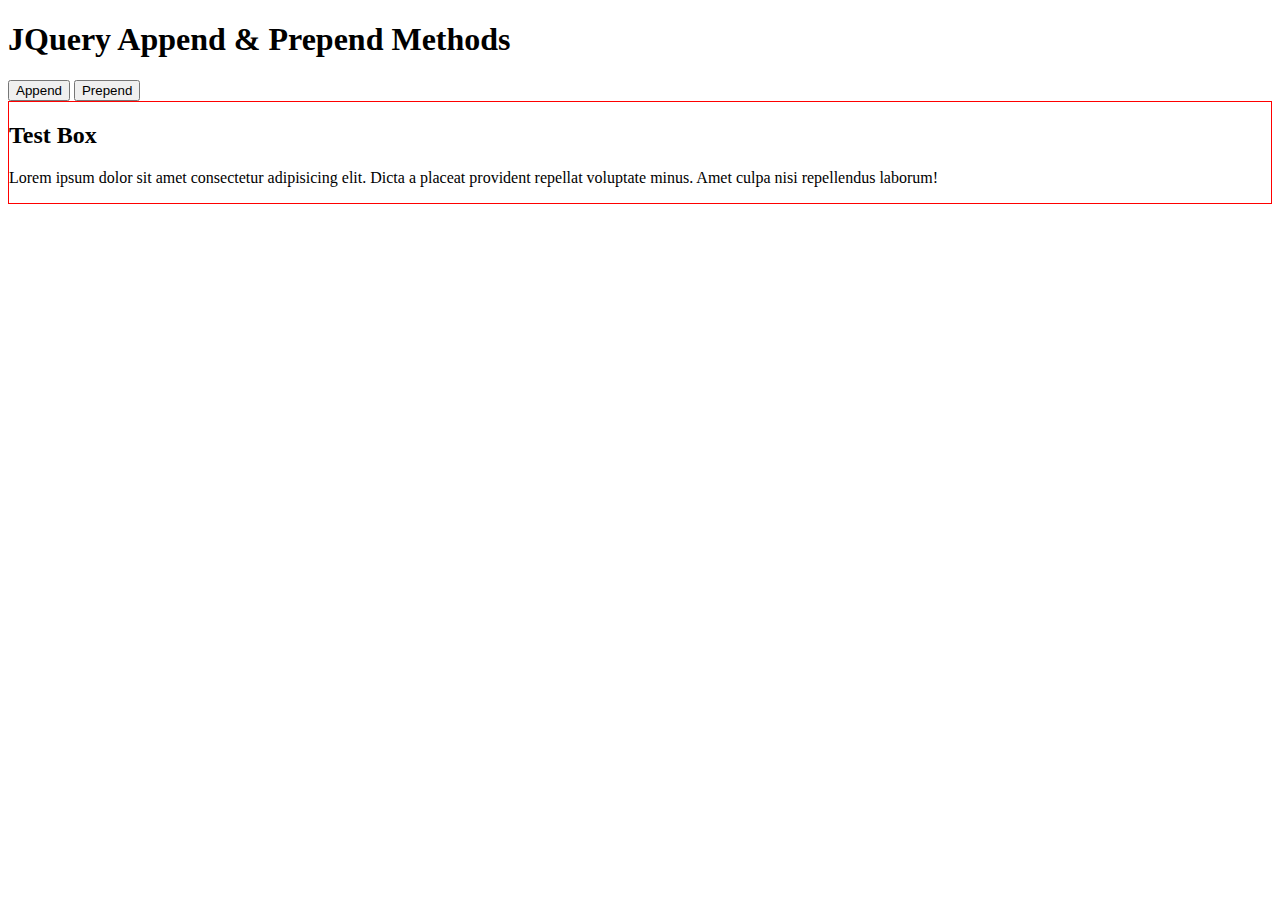
<file: jquery_snippet/forst.html>
<!DOCTYPE html>
<html lang="en">
<head>
    <meta charset="UTF-8">
    <meta name="viewport" content="width=device-width, initial-scale=1.0">
    <script src="./jquery.js"></script>
    <title>Append and Prepend</title>
</head>
<body>
    <div id="box">
        <h1>JQuery Append & Prepend Methods</h1>
        <button class="btn1">Append</button>
        <button class="btn2">Prepend</button>
        <div id="cont">
            <h2>Test Box</h2>
            <p>Lorem ipsum dolor sit amet consectetur adipisicing elit. Dicta a placeat provident repellat voluptate minus. Amet culpa nisi repellendus laborum!</p>
        </div>
    </div>

    <script>
        $(document).ready(function(){
            $("#cont").css({'border':'1px solid red','margin-bottom':'10px'})
            $(".btn1").click(function(){
                $("#cont").append("<h2>Append</h2>")
            })
            $(".btn2").click(function(){
                $("#cont").prepend("<h2>Prepend</h2>")
            })
        })
    </script>
</body>
</html>


<!-- <!DOCTYPE html>
<html lang="en">
<head>
    <meta charset="UTF-8">
    <meta name="viewport" content="width=device-width, initial-scale=1.0">
    <script src="./jquery.js"></script>
    <title>On and Off</title>
    <style>
        .bgt{
            background-color: yellow;
        }
    </style>
</head>
<body>
    <h1>JQuery On() Method</h1>
    <div id="box">
        <h2>Test Box</h2>
        <p>Lorem ipsum dolor sit amet consectetur adipisicing elit. Tempore enim magni veniam maxime, architecto labore a laboriosam ut doloribus culpa?</p>
    </div>
    <button id="btn">CLick</button>

    <script>
        $(document).ready(function(){

            $("#box").on({
                "click":function(){
                    $(this).css("background","red")
                },
                "mouseover":function(){
                    $(this).css("background","green")
                },
                "mouseout":function(){
                    $(this).css("background","blue")

                }
            })

            $("#btn").click(function(){
                $("#box").off("mouseover click")
            })


            // $("#box").css({'border':'1px solid red','padding':'1rem'})
            // $("#box").on("click",function(){
            //     $(this).css('background','red')
            // })

            // $("#box").on("mouseover mouseout",function(){
            //     $(this).toggleClass('bgt')
            // })
        })
    </script>
</body>
</html> -->
<!-- <!DOCTYPE html>
<html lang="en">
<head>
    <meta charset="UTF-8">
    <meta name="viewport" content="width=device-width, initial-scale=1.0">
    <script src="./jquery.js"></script>
    <title>CSS Method</title>
</head>
<body>
    <h1>JQuery CSS Method</h1>
    <div id="box">
        <h2>Test Box</h2>
        <p>Lorem ipsum dolor sit amet consectetur adipisicing elit. Tempore enim magni veniam maxime, architecto labore a laboriosam ut doloribus culpa?</p>
        <button id="stylebutton">Add Style</button>
    </div>
    <script>
        $(document).ready(function(){
            $("#stylebutton").click(function(){
                // $("#box").css('background-color','red')
                $("#box").css({'background-color':'red','color':'white','border':'10px solid black'})
            })
        })
    </script>
</body>
</html> -->
</file>
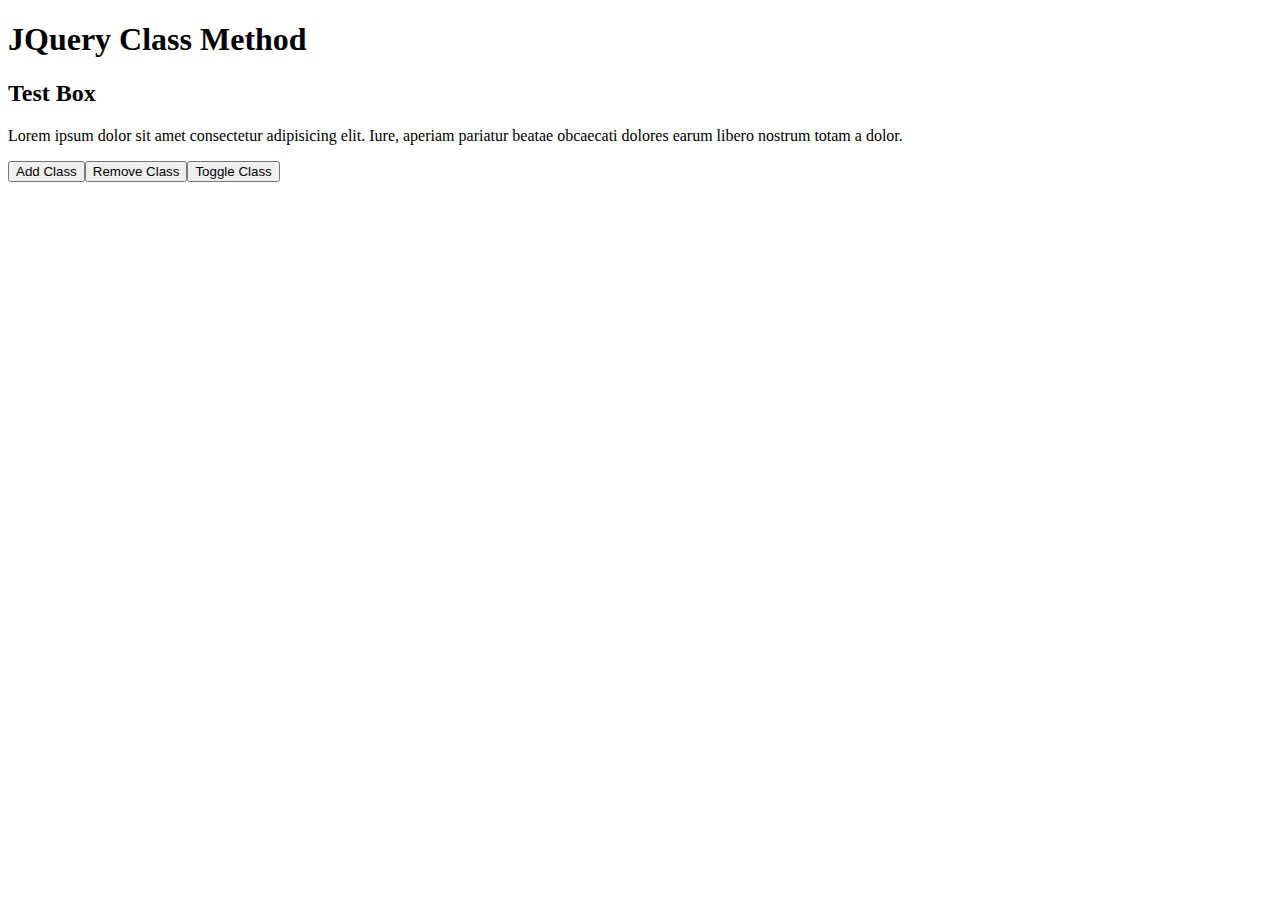
<file: jquery_snippet/third.html>
<!DOCTYPE html>
<html lang="en">
<head>
    <meta charset="UTF-8">
    <meta name="viewport" content="width=device-width, initial-scale=1.0">
    <script src="./jquery.js"></script>
    <title>Css selector</title>
    <style>
        .first{
            background-color: red;
        }
        .second{
            color: white;
        }
    </style>
</head>
<body>
    <div>
        <h1>JQuery Class Method</h1>
        <div id="box">
            <h2>Test Box</h2>
            <p>Lorem ipsum dolor sit amet consectetur adipisicing elit. Iure, aperiam pariatur beatae obcaecati dolores earum libero nostrum totam a dolor.</p>
        </div>
        <div>
            <button id="addbutton">Add Class</button><button id="removebutton">Remove Class</button><button id="togglebutton">Toggle Class</button>
        </div>
    </div>
    <script>
        $(document).ready(function(){
            $("#addbutton").click(function(){
                $("#box h2").addClass("first second");
            })
            $("#removebutton").click(function(){
                $("#box h2").removeClass("second")
            })
            $("#togglebutton").click(function(){
                $("h1").toggleClass("first")
            })
        })
    </script>
</body>
</html>

<!-- <!DOCTYPE html>
<html lang="en">
<head>
    <meta charset="UTF-8">
    <meta name="viewport" content="width=device-width, initial-scale=1.0">
    <script src="./jquery.js"></script>
    <title>Set</title>
    <style>
        .ba{
            color: red;
        }
    </style>
</head>
<body>
    <form action="" style="display: flex;flex-direction:column;width: 50%;">
        Name
        <input type="text" name="name" id="sname">
        <br>
        Class
        <input type="text" name="class" id="sclass">
        <button type="submit" id="submitbutton">Button</button>
    </form>

    <h1>JQuery Set Method</h1>
    <div id="box" class="test">
        <h2>Test Box</h2>
        <p>Lorem ipsum dolor, sit amet consectetur adipisicing elit. Dolorum quibusdam beatae repellat eveniet recusandae facilis repellendus, temporibus fugit corrupti earum.</p>
    </div>
    <br>
    <button id="clickbutton">Set Value</button>
    
    <script>

        $(document).ready(function(){
            $("#sname").val('Hello Faizan')
            $("#sclass").val("Tycs")
        })
        $(document).ready(function(){
            $("#clickbutton").click(function(){
                // $("h2").text('Change Text')
                $("#box h2").text('<marquee>Change Text</marquee>')
                // $("#box p").text('this is the new text that i want to use the set method')
                $("#box p").html('<marquee>This is The CHange Text of the Paragraph</marquee>')
                $("h1").attr('class','ba')
            })
        })
    </script>
</body>
</html> -->
</file>
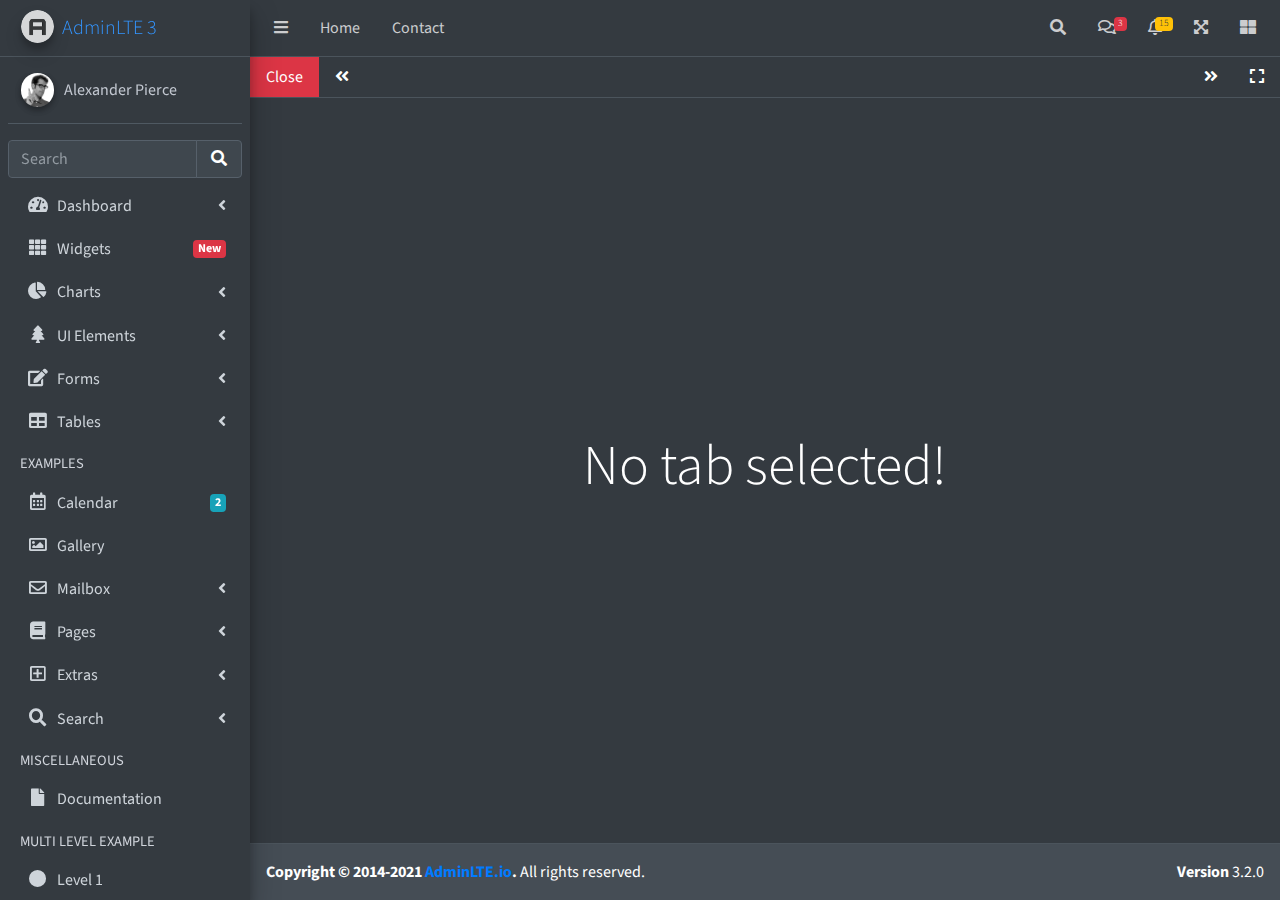
<file: public/AdminLTE-3.2.0/iframe-dark.html>
<!DOCTYPE html>
<html lang="en">
<head>
  <meta charset="utf-8">
  <meta name="viewport" content="width=device-width, initial-scale=1">
  <title>AdminLTE 3 | Tabbed IFrames</title>

  <!-- Google Font: Source Sans Pro -->
  <link rel="stylesheet" href="https://fonts.googleapis.com/css?family=Source+Sans+Pro:300,400,400i,700&display=fallback">
  <!-- Font Awesome -->
  <link rel="stylesheet" href="plugins/fontawesome-free/css/all.min.css">
  <!-- Theme style -->
  <link rel="stylesheet" href="dist/css/adminlte.min.css">
  <!-- overlayScrollbars -->
  <link rel="stylesheet" href="plugins/overlayScrollbars/css/OverlayScrollbars.min.css">
</head>
<body class="hold-transition sidebar-mini layout-fixed dark-mode" data-panel-auto-height-mode="height">
<div class="wrapper">

  <!-- Navbar -->
  <nav class="main-header navbar navbar-expand navbar-dark">
    <!-- Left navbar links -->
    <ul class="navbar-nav">
      <li class="nav-item">
        <a class="nav-link" data-widget="pushmenu" href="#" role="button"><i class="fas fa-bars"></i></a>
      </li>
      <li class="nav-item d-none d-sm-inline-block">
        <a href="index3.html" class="nav-link">Home</a>
      </li>
      <li class="nav-item d-none d-sm-inline-block">
        <a href="#" class="nav-link">Contact</a>
      </li>
    </ul>

    <!-- Right navbar links -->
    <ul class="navbar-nav ml-auto">
      <!-- Navbar Search -->
      <li class="nav-item">
        <a class="nav-link" data-widget="navbar-search" href="#" role="button">
          <i class="fas fa-search"></i>
        </a>
        <div class="navbar-search-block">
          <form class="form-inline">
            <div class="input-group input-group-sm">
              <input class="form-control form-control-navbar" type="search" placeholder="Search" aria-label="Search">
              <div class="input-group-append">
                <button class="btn btn-navbar" type="submit">
                  <i class="fas fa-search"></i>
                </button>
                <button class="btn btn-navbar" type="button" data-widget="navbar-search">
                  <i class="fas fa-times"></i>
                </button>
              </div>
            </div>
          </form>
        </div>
      </li>

      <!-- Messages Dropdown Menu -->
      <li class="nav-item dropdown">
        <a class="nav-link" data-toggle="dropdown" href="#">
          <i class="far fa-comments"></i>
          <span class="badge badge-danger navbar-badge">3</span>
        </a>
        <div class="dropdown-menu dropdown-menu-lg dropdown-menu-right">
          <a href="#" class="dropdown-item">
            <!-- Message Start -->
            <div class="media">
              <img src="dist/img/user1-128x128.jpg" alt="User Avatar" class="img-size-50 mr-3 img-circle">
              <div class="media-body">
                <h3 class="dropdown-item-title">
                  Brad Diesel
                  <span class="float-right text-sm text-danger"><i class="fas fa-star"></i></span>
                </h3>
                <p class="text-sm">Call me whenever you can...</p>
                <p class="text-sm text-muted"><i class="far fa-clock mr-1"></i> 4 Hours Ago</p>
              </div>
            </div>
            <!-- Message End -->
          </a>
          <div class="dropdown-divider"></div>
          <a href="#" class="dropdown-item">
            <!-- Message Start -->
            <div class="media">
              <img src="dist/img/user8-128x128.jpg" alt="User Avatar" class="img-size-50 img-circle mr-3">
              <div class="media-body">
                <h3 class="dropdown-item-title">
                  John Pierce
                  <span class="float-right text-sm text-muted"><i class="fas fa-star"></i></span>
                </h3>
                <p class="text-sm">I got your message bro</p>
                <p class="text-sm text-muted"><i class="far fa-clock mr-1"></i> 4 Hours Ago</p>
              </div>
            </div>
            <!-- Message End -->
          </a>
          <div class="dropdown-divider"></div>
          <a href="#" class="dropdown-item">
            <!-- Message Start -->
            <div class="media">
              <img src="dist/img/user3-128x128.jpg" alt="User Avatar" class="img-size-50 img-circle mr-3">
              <div class="media-body">
                <h3 class="dropdown-item-title">
                  Nora Silvester
                  <span class="float-right text-sm text-warning"><i class="fas fa-star"></i></span>
                </h3>
                <p class="text-sm">The subject goes here</p>
                <p class="text-sm text-muted"><i class="far fa-clock mr-1"></i> 4 Hours Ago</p>
              </div>
            </div>
            <!-- Message End -->
          </a>
          <div class="dropdown-divider"></div>
          <a href="#" class="dropdown-item dropdown-footer">See All Messages</a>
        </div>
      </li>
      <!-- Notifications Dropdown Menu -->
      <li class="nav-item dropdown">
        <a class="nav-link" data-toggle="dropdown" href="#">
          <i class="far fa-bell"></i>
          <span class="badge badge-warning navbar-badge">15</span>
        </a>
        <div class="dropdown-menu dropdown-menu-lg dropdown-menu-right">
          <span class="dropdown-item dropdown-header">15 Notifications</span>
          <div class="dropdown-divider"></div>
          <a href="#" class="dropdown-item">
            <i class="fas fa-envelope mr-2"></i> 4 new messages
            <span class="float-right text-muted text-sm">3 mins</span>
          </a>
          <div class="dropdown-divider"></div>
          <a href="#" class="dropdown-item">
            <i class="fas fa-users mr-2"></i> 8 friend requests
            <span class="float-right text-muted text-sm">12 hours</span>
          </a>
          <div class="dropdown-divider"></div>
          <a href="#" class="dropdown-item">
            <i class="fas fa-file mr-2"></i> 3 new reports
            <span class="float-right text-muted text-sm">2 days</span>
          </a>
          <div class="dropdown-divider"></div>
          <a href="#" class="dropdown-item dropdown-footer">See All Notifications</a>
        </div>
      </li>
      <li class="nav-item">
        <a class="nav-link" data-widget="fullscreen" href="#" role="button">
          <i class="fas fa-expand-arrows-alt"></i>
        </a>
      </li>
      <li class="nav-item">
        <a class="nav-link" data-widget="control-sidebar" data-slide="true" href="#" role="button">
          <i class="fas fa-th-large"></i>
        </a>
      </li>
    </ul>
  </nav>
  <!-- /.navbar -->

  <!-- Main Sidebar Container -->
  <aside class="main-sidebar sidebar-dark-primary elevation-4">
    <!-- Brand Logo -->
    <a href="index3.html" class="brand-link">
      <img src="dist/img/AdminLTELogo.png" alt="AdminLTE Logo" class="brand-image img-circle elevation-3" style="opacity: .8">
      <span class="brand-text font-weight-light">AdminLTE 3</span>
    </a>

    <!-- Sidebar -->
    <div class="sidebar">
      <!-- Sidebar user panel (optional) -->
      <div class="user-panel mt-3 pb-3 mb-3 d-flex">
        <div class="image">
          <img src="dist/img/user2-160x160.jpg" class="img-circle elevation-2" alt="User Image">
        </div>
        <div class="info">
          <a href="#" class="d-block">Alexander Pierce</a>
        </div>
      </div>

      <!-- SidebarSearch Form -->
      <div class="form-inline">
        <div class="input-group" data-widget="sidebar-search">
          <input class="form-control form-control-sidebar" type="search" placeholder="Search" aria-label="Search">
          <div class="input-group-append">
            <button class="btn btn-sidebar">
              <i class="fas fa-search fa-fw"></i>
            </button>
          </div>
        </div>
      </div>

      <!-- Sidebar Menu -->
      <nav class="mt-2">
        <ul class="nav nav-pills nav-sidebar flex-column" data-widget="treeview" role="menu" data-accordion="false">
          <!-- Add icons to the links using the .nav-icon class
               with font-awesome or any other icon font library -->
          <li class="nav-item">
            <a href="#" class="nav-link">
              <i class="nav-icon fas fa-tachometer-alt"></i>
              <p>
                Dashboard
                <i class="right fas fa-angle-left"></i>
              </p>
            </a>
            <ul class="nav nav-treeview">
              <li class="nav-item">
                <a href="./index.html" class="nav-link">
                  <i class="far fa-circle nav-icon"></i>
                  <p>Dashboard v1</p>
                </a>
              </li>
              <li class="nav-item">
                <a href="./index2.html" class="nav-link">
                  <i class="far fa-circle nav-icon"></i>
                  <p>Dashboard v2</p>
                </a>
              </li>
              <li class="nav-item">
                <a href="./index3.html" class="nav-link">
                  <i class="far fa-circle nav-icon"></i>
                  <p>Dashboard v3</p>
                </a>
              </li>
            </ul>
          </li>
          <li class="nav-item">
            <a href="pages/widgets.html" class="nav-link">
              <i class="nav-icon fas fa-th"></i>
              <p>
                Widgets
                <span class="right badge badge-danger">New</span>
              </p>
            </a>
          </li>
          <li class="nav-item">
            <a href="#" class="nav-link">
              <i class="nav-icon fas fa-chart-pie"></i>
              <p>
                Charts
                <i class="right fas fa-angle-left"></i>
              </p>
            </a>
            <ul class="nav nav-treeview">
              <li class="nav-item">
                <a href="pages/charts/chartjs.html" class="nav-link">
                  <i class="far fa-circle nav-icon"></i>
                  <p>ChartJS</p>
                </a>
              </li>
              <li class="nav-item">
                <a href="pages/charts/flot.html" class="nav-link">
                  <i class="far fa-circle nav-icon"></i>
                  <p>Flot</p>
                </a>
              </li>
              <li class="nav-item">
                <a href="pages/charts/inline.html" class="nav-link">
                  <i class="far fa-circle nav-icon"></i>
                  <p>Inline</p>
                </a>
              </li>
            </ul>
          </li>
          <li class="nav-item">
            <a href="#" class="nav-link">
              <i class="nav-icon fas fa-tree"></i>
              <p>
                UI Elements
                <i class="fas fa-angle-left right"></i>
              </p>
            </a>
            <ul class="nav nav-treeview">
              <li class="nav-item">
                <a href="pages/UI/general.html" class="nav-link">
                  <i class="far fa-circle nav-icon"></i>
                  <p>General</p>
                </a>
              </li>
              <li class="nav-item">
                <a href="pages/UI/icons.html" class="nav-link">
                  <i class="far fa-circle nav-icon"></i>
                  <p>Icons</p>
                </a>
              </li>
              <li class="nav-item">
                <a href="pages/UI/buttons.html" class="nav-link">
                  <i class="far fa-circle nav-icon"></i>
                  <p>Buttons</p>
                </a>
              </li>
              <li class="nav-item">
                <a href="pages/UI/sliders.html" class="nav-link">
                  <i class="far fa-circle nav-icon"></i>
                  <p>Sliders</p>
                </a>
              </li>
              <li class="nav-item">
                <a href="pages/UI/modals.html" class="nav-link">
                  <i class="far fa-circle nav-icon"></i>
                  <p>Modals & Alerts</p>
                </a>
              </li>
              <li class="nav-item">
                <a href="pages/UI/navbar.html" class="nav-link">
                  <i class="far fa-circle nav-icon"></i>
                  <p>Navbar & Tabs</p>
                </a>
              </li>
              <li class="nav-item">
                <a href="pages/UI/timeline.html" class="nav-link">
                  <i class="far fa-circle nav-icon"></i>
                  <p>Timeline</p>
                </a>
              </li>
              <li class="nav-item">
                <a href="pages/UI/ribbons.html" class="nav-link">
                  <i class="far fa-circle nav-icon"></i>
                  <p>Ribbons</p>
                </a>
              </li>
            </ul>
          </li>
          <li class="nav-item">
            <a href="#" class="nav-link">
              <i class="nav-icon fas fa-edit"></i>
              <p>
                Forms
                <i class="fas fa-angle-left right"></i>
              </p>
            </a>
            <ul class="nav nav-treeview">
              <li class="nav-item">
                <a href="pages/forms/general.html" class="nav-link">
                  <i class="far fa-circle nav-icon"></i>
                  <p>General Elements</p>
                </a>
              </li>
              <li class="nav-item">
                <a href="pages/forms/advanced.html" class="nav-link">
                  <i class="far fa-circle nav-icon"></i>
                  <p>Advanced Elements</p>
                </a>
              </li>
              <li class="nav-item">
                <a href="pages/forms/editors.html" class="nav-link">
                  <i class="far fa-circle nav-icon"></i>
                  <p>Editors</p>
                </a>
              </li>
              <li class="nav-item">
                <a href="pages/forms/validation.html" class="nav-link">
                  <i class="far fa-circle nav-icon"></i>
                  <p>Validation</p>
                </a>
              </li>
            </ul>
          </li>
          <li class="nav-item">
            <a href="#" class="nav-link">
              <i class="nav-icon fas fa-table"></i>
              <p>
                Tables
                <i class="fas fa-angle-left right"></i>
              </p>
            </a>
            <ul class="nav nav-treeview">
              <li class="nav-item">
                <a href="pages/tables/simple.html" class="nav-link">
                  <i class="far fa-circle nav-icon"></i>
                  <p>Simple Tables</p>
                </a>
              </li>
              <li class="nav-item">
                <a href="pages/tables/data.html" class="nav-link">
                  <i class="far fa-circle nav-icon"></i>
                  <p>DataTables</p>
                </a>
              </li>
              <li class="nav-item">
                <a href="pages/tables/jsgrid.html" class="nav-link">
                  <i class="far fa-circle nav-icon"></i>
                  <p>jsGrid</p>
                </a>
              </li>
            </ul>
          </li>
          <li class="nav-header">EXAMPLES</li>
          <li class="nav-item">
            <a href="pages/calendar.html" class="nav-link">
              <i class="nav-icon far fa-calendar-alt"></i>
              <p>
                Calendar
                <span class="badge badge-info right">2</span>
              </p>
            </a>
          </li>
          <li class="nav-item">
            <a href="pages/gallery.html" class="nav-link">
              <i class="nav-icon far fa-image"></i>
              <p>
                Gallery
              </p>
            </a>
          </li>
          <li class="nav-item">
            <a href="#" class="nav-link">
              <i class="nav-icon far fa-envelope"></i>
              <p>
                Mailbox
                <i class="fas fa-angle-left right"></i>
              </p>
            </a>
            <ul class="nav nav-treeview">
              <li class="nav-item">
                <a href="pages/mailbox/mailbox.html" class="nav-link">
                  <i class="far fa-circle nav-icon"></i>
                  <p>Inbox</p>
                </a>
              </li>
              <li class="nav-item">
                <a href="pages/mailbox/compose.html" class="nav-link">
                  <i class="far fa-circle nav-icon"></i>
                  <p>Compose</p>
                </a>
              </li>
              <li class="nav-item">
                <a href="pages/mailbox/read-mail.html" class="nav-link">
                  <i class="far fa-circle nav-icon"></i>
                  <p>Read</p>
                </a>
              </li>
            </ul>
          </li>
          <li class="nav-item">
            <a href="#" class="nav-link">
              <i class="nav-icon fas fa-book"></i>
              <p>
                Pages
                <i class="fas fa-angle-left right"></i>
              </p>
            </a>
            <ul class="nav nav-treeview">
              <li class="nav-item">
                <a href="pages/examples/invoice.html" class="nav-link">
                  <i class="far fa-circle nav-icon"></i>
                  <p>Invoice</p>
                </a>
              </li>
              <li class="nav-item">
                <a href="pages/examples/profile.html" class="nav-link">
                  <i class="far fa-circle nav-icon"></i>
                  <p>Profile</p>
                </a>
              </li>
              <li class="nav-item">
                <a href="pages/examples/e-commerce.html" class="nav-link">
                  <i class="far fa-circle nav-icon"></i>
                  <p>E-commerce</p>
                </a>
              </li>
              <li class="nav-item">
                <a href="pages/examples/projects.html" class="nav-link">
                  <i class="far fa-circle nav-icon"></i>
                  <p>Projects</p>
                </a>
              </li>
              <li class="nav-item">
                <a href="pages/examples/project-add.html" class="nav-link">
                  <i class="far fa-circle nav-icon"></i>
                  <p>Project Add</p>
                </a>
              </li>
              <li class="nav-item">
                <a href="pages/examples/project-edit.html" class="nav-link">
                  <i class="far fa-circle nav-icon"></i>
                  <p>Project Edit</p>
                </a>
              </li>
              <li class="nav-item">
                <a href="pages/examples/project-detail.html" class="nav-link">
                  <i class="far fa-circle nav-icon"></i>
                  <p>Project Detail</p>
                </a>
              </li>
              <li class="nav-item">
                <a href="pages/examples/contacts.html" class="nav-link">
                  <i class="far fa-circle nav-icon"></i>
                  <p>Contacts</p>
                </a>
              </li>
              <li class="nav-item">
                <a href="pages/examples/faq.html" class="nav-link">
                  <i class="far fa-circle nav-icon"></i>
                  <p>FAQ</p>
                </a>
              </li>
              <li class="nav-item">
                <a href="pages/examples/contact-us.html" class="nav-link">
                  <i class="far fa-circle nav-icon"></i>
                  <p>Contact us</p>
                </a>
              </li>
            </ul>
          </li>
          <li class="nav-item">
            <a href="#" class="nav-link">
              <i class="nav-icon far fa-plus-square"></i>
              <p>
                Extras
                <i class="fas fa-angle-left right"></i>
              </p>
            </a>
            <ul class="nav nav-treeview">
              <li class="nav-item">
                <a href="#" class="nav-link">
                  <i class="far fa-circle nav-icon"></i>
                  <p>
                    Login & Register v1
                    <i class="fas fa-angle-left right"></i>
                  </p>
                </a>
                <ul class="nav nav-treeview">
                  <li class="nav-item">
                    <a href="pages/examples/login.html" class="nav-link">
                      <i class="far fa-circle nav-icon"></i>
                      <p>Login v1</p>
                    </a>
                  </li>
                  <li class="nav-item">
                    <a href="pages/examples/register.html" class="nav-link">
                      <i class="far fa-circle nav-icon"></i>
                      <p>Register v1</p>
                    </a>
                  </li>
                  <li class="nav-item">
                    <a href="pages/examples/forgot-password.html" class="nav-link">
                      <i class="far fa-circle nav-icon"></i>
                      <p>Forgot Password v1</p>
                    </a>
                  </li>
                  <li class="nav-item">
                    <a href="pages/examples/recover-password.html" class="nav-link">
                      <i class="far fa-circle nav-icon"></i>
                      <p>Recover Password v1</p>
                    </a>
                  </li>
                </ul>
              </li>
              <li class="nav-item">
                <a href="#" class="nav-link">
                  <i class="far fa-circle nav-icon"></i>
                  <p>
                    Login & Register v2
                    <i class="fas fa-angle-left right"></i>
                  </p>
                </a>
                <ul class="nav nav-treeview">
                  <li class="nav-item">
                    <a href="pages/examples/login-v2.html" class="nav-link">
                      <i class="far fa-circle nav-icon"></i>
                      <p>Login v2</p>
                    </a>
                  </li>
                  <li class="nav-item">
                    <a href="pages/examples/register-v2.html" class="nav-link">
                      <i class="far fa-circle nav-icon"></i>
                      <p>Register v2</p>
                    </a>
                  </li>
                  <li class="nav-item">
                    <a href="pages/examples/forgot-password-v2.html" class="nav-link">
                      <i class="far fa-circle nav-icon"></i>
                      <p>Forgot Password v2</p>
                    </a>
                  </li>
                  <li class="nav-item">
                    <a href="pages/examples/recover-password-v2.html" class="nav-link">
                      <i class="far fa-circle nav-icon"></i>
                      <p>Recover Password v2</p>
                    </a>
                  </li>
                </ul>
              </li>
              <li class="nav-item">
                <a href="pages/examples/lockscreen.html" class="nav-link">
                  <i class="far fa-circle nav-icon"></i>
                  <p>Lockscreen</p>
                </a>
              </li>
              <li class="nav-item">
                <a href="pages/examples/legacy-user-menu.html" class="nav-link">
                  <i class="far fa-circle nav-icon"></i>
                  <p>Legacy User Menu</p>
                </a>
              </li>
              <li class="nav-item">
                <a href="pages/examples/language-menu.html" class="nav-link">
                  <i class="far fa-circle nav-icon"></i>
                  <p>Language Menu</p>
                </a>
              </li>
              <li class="nav-item">
                <a href="pages/examples/404.html" class="nav-link">
                  <i class="far fa-circle nav-icon"></i>
                  <p>Error 404</p>
                </a>
              </li>
              <li class="nav-item">
                <a href="pages/examples/500.html" class="nav-link">
                  <i class="far fa-circle nav-icon"></i>
                  <p>Error 500</p>
                </a>
              </li>
              <li class="nav-item">
                <a href="pages/examples/pace.html" class="nav-link">
                  <i class="far fa-circle nav-icon"></i>
                  <p>Pace</p>
                </a>
              </li>
              <li class="nav-item">
                <a href="pages/examples/blank.html" class="nav-link">
                  <i class="far fa-circle nav-icon"></i>
                  <p>Blank Page</p>
                </a>
              </li>
              <li class="nav-item">
                <a href="starter.html" class="nav-link">
                  <i class="far fa-circle nav-icon"></i>
                  <p>Starter Page</p>
                </a>
              </li>
            </ul>
          </li>
          <li class="nav-item">
            <a href="#" class="nav-link">
              <i class="nav-icon fas fa-search"></i>
              <p>
                Search
                <i class="fas fa-angle-left right"></i>
              </p>
            </a>
            <ul class="nav nav-treeview">
              <li class="nav-item">
                <a href="pages/search/simple.html" class="nav-link">
                  <i class="far fa-circle nav-icon"></i>
                  <p>Simple Search</p>
                </a>
              </li>
              <li class="nav-item">
                <a href="pages/search/enhanced.html" class="nav-link">
                  <i class="far fa-circle nav-icon"></i>
                  <p>Enhanced</p>
                </a>
              </li>
            </ul>
          </li>
          <li class="nav-header">MISCELLANEOUS</li>
          <li class="nav-item">
            <a href="https://adminlte.io/docs/3.1/" class="nav-link">
              <i class="nav-icon fas fa-file"></i>
              <p>Documentation</p>
            </a>
          </li>
          <li class="nav-header">MULTI LEVEL EXAMPLE</li>
          <li class="nav-item">
            <a href="#" class="nav-link">
              <i class="fas fa-circle nav-icon"></i>
              <p>Level 1</p>
            </a>
          </li>
          <li class="nav-item">
            <a href="#" class="nav-link">
              <i class="nav-icon fas fa-circle"></i>
              <p>
                Level 1
                <i class="right fas fa-angle-left"></i>
              </p>
            </a>
            <ul class="nav nav-treeview">
              <li class="nav-item">
                <a href="#" class="nav-link">
                  <i class="far fa-circle nav-icon"></i>
                  <p>Level 2</p>
                </a>
              </li>
              <li class="nav-item">
                <a href="#" class="nav-link">
                  <i class="far fa-circle nav-icon"></i>
                  <p>
                    Level 2
                    <i class="right fas fa-angle-left"></i>
                  </p>
                </a>
                <ul class="nav nav-treeview">
                  <li class="nav-item">
                    <a href="#" class="nav-link">
                      <i class="far fa-dot-circle nav-icon"></i>
                      <p>Level 3</p>
                    </a>
                  </li>
                  <li class="nav-item">
                    <a href="#" class="nav-link">
                      <i class="far fa-dot-circle nav-icon"></i>
                      <p>Level 3</p>
                    </a>
                  </li>
                  <li class="nav-item">
                    <a href="#" class="nav-link">
                      <i class="far fa-dot-circle nav-icon"></i>
                      <p>Level 3</p>
                    </a>
                  </li>
                </ul>
              </li>
              <li class="nav-item">
                <a href="#" class="nav-link">
                  <i class="far fa-circle nav-icon"></i>
                  <p>Level 2</p>
                </a>
              </li>
            </ul>
          </li>
          <li class="nav-item">
            <a href="#" class="nav-link">
              <i class="fas fa-circle nav-icon"></i>
              <p>Level 1</p>
            </a>
          </li>
          <li class="nav-header">LABELS</li>
          <li class="nav-item">
            <a href="#" class="nav-link">
              <i class="nav-icon far fa-circle text-danger"></i>
              <p class="text">Important</p>
            </a>
          </li>
          <li class="nav-item">
            <a href="#" class="nav-link">
              <i class="nav-icon far fa-circle text-warning"></i>
              <p>Warning</p>
            </a>
          </li>
          <li class="nav-item">
            <a href="#" class="nav-link">
              <i class="nav-icon far fa-circle text-info"></i>
              <p>Informational</p>
            </a>
          </li>
        </ul>
      </nav>
      <!-- /.sidebar-menu -->
    </div>
    <!-- /.sidebar -->
  </aside>

  <!-- Content Wrapper. Contains page content -->
  <div class="content-wrapper iframe-mode bg-dark" data-widget="iframe" data-auto-dark-mode="true" data-loading-screen="750">
    <div class="nav navbar navbar-expand-lg navbar-dark border-bottom border-dark p-0">
      <a class="nav-link bg-danger" href="#" data-widget="iframe-close">Close</a>
      <a class="nav-link bg-dark" href="#" data-widget="iframe-scrollleft"><i class="fas fa-angle-double-left"></i></a>
      <ul class="navbar-nav" role="tablist">
      </ul>
      <a class="nav-link bg-dark" href="#" data-widget="iframe-scrollright"><i class="fas fa-angle-double-right"></i></a>
      <a class="nav-link bg-dark" href="#" data-widget="iframe-fullscreen"><i class="fas fa-expand"></i></a>
    </div>
    <div class="tab-content">
      <div class="tab-empty">
        <h2 class="display-4">No tab selected!</h2>
      </div>
      <div class="tab-loading">
        <div>
          <h2 class="display-4">Tab is loading <i class="fa fa-sync fa-spin"></i></h2>
        </div>
      </div>
    </div>
  </div>
    <!-- /.content-wrapper -->
  <footer class="main-footer dark-mode">
    <strong>Copyright &copy; 2014-2021 <a href="https://adminlte.io">AdminLTE.io</a>.</strong>
    All rights reserved.
    <div class="float-right d-none d-sm-inline-block">
      <b>Version</b> 3.2.0
    </div>
  </footer>

  <!-- Control Sidebar -->
  <aside class="control-sidebar control-sidebar-dark">
    <!-- Control sidebar content goes here -->
  </aside>
  <!-- /.control-sidebar -->
</div>
<!-- ./wrapper -->

<!-- jQuery -->
<script src="plugins/jquery/jquery.min.js"></script>
<!-- jQuery UI 1.11.4 -->
<script src="plugins/jquery-ui/jquery-ui.min.js"></script>
<!-- Resolve conflict in jQuery UI tooltip with Bootstrap tooltip -->
<script>
  $.widget.bridge('uibutton', $.ui.button)
</script>
<!-- Bootstrap 4 -->
<script src="plugins/bootstrap/js/bootstrap.bundle.min.js"></script>
<!-- overlayScrollbars -->
<script src="plugins/overlayScrollbars/js/jquery.overlayScrollbars.min.js"></script>
<!-- AdminLTE App -->
<script src="dist/js/adminlte.js"></script>
<!-- AdminLTE for demo purposes -->
<script src="dist/js/demo.js"></script>
</body>
</html>
</file>
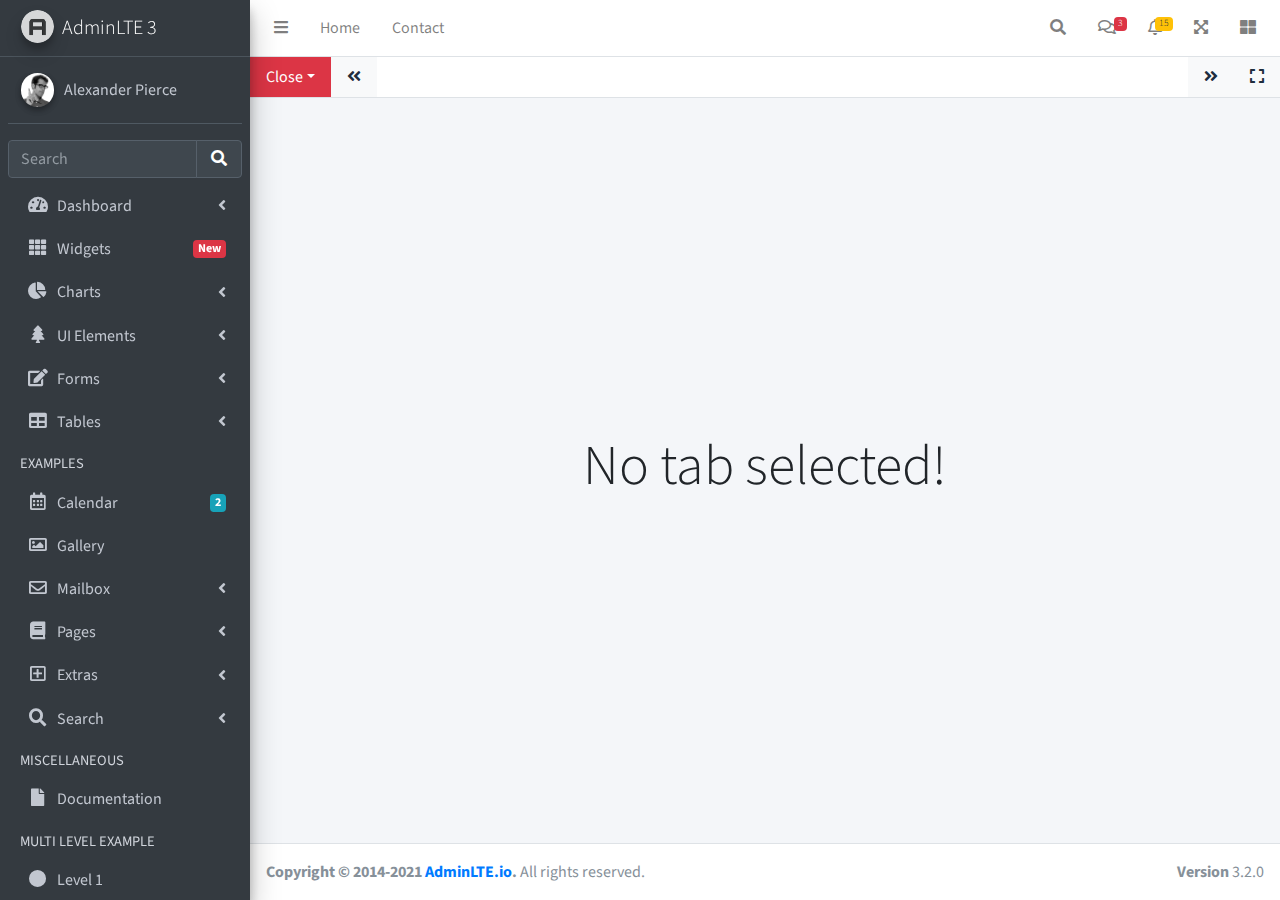
<file: public/AdminLTE-3.2.0/iframe.html>
<!DOCTYPE html>
<html lang="en">
<head>
  <meta charset="utf-8">
  <meta name="viewport" content="width=device-width, initial-scale=1">
  <title>AdminLTE 3 | Tabbed IFrames</title>

  <!-- Google Font: Source Sans Pro -->
  <link rel="stylesheet" href="https://fonts.googleapis.com/css?family=Source+Sans+Pro:300,400,400i,700&display=fallback">
  <!-- Font Awesome -->
  <link rel="stylesheet" href="plugins/fontawesome-free/css/all.min.css">
  <!-- Theme style -->
  <link rel="stylesheet" href="dist/css/adminlte.min.css">
  <!-- overlayScrollbars -->
  <link rel="stylesheet" href="plugins/overlayScrollbars/css/OverlayScrollbars.min.css">
</head>
<body class="hold-transition sidebar-mini layout-fixed" data-panel-auto-height-mode="height">
<div class="wrapper">

  <!-- Navbar -->
  <nav class="main-header navbar navbar-expand navbar-white navbar-light">
    <!-- Left navbar links -->
    <ul class="navbar-nav">
      <li class="nav-item">
        <a class="nav-link" data-widget="pushmenu" href="#" role="button"><i class="fas fa-bars"></i></a>
      </li>
      <li class="nav-item d-none d-sm-inline-block">
        <a href="index3.html" class="nav-link">Home</a>
      </li>
      <li class="nav-item d-none d-sm-inline-block">
        <a href="#" class="nav-link">Contact</a>
      </li>
    </ul>

    <!-- Right navbar links -->
    <ul class="navbar-nav ml-auto">
      <!-- Navbar Search -->
      <li class="nav-item">
        <a class="nav-link" data-widget="navbar-search" href="#" role="button">
          <i class="fas fa-search"></i>
        </a>
        <div class="navbar-search-block">
          <form class="form-inline">
            <div class="input-group input-group-sm">
              <input class="form-control form-control-navbar" type="search" placeholder="Search" aria-label="Search">
              <div class="input-group-append">
                <button class="btn btn-navbar" type="submit">
                  <i class="fas fa-search"></i>
                </button>
                <button class="btn btn-navbar" type="button" data-widget="navbar-search">
                  <i class="fas fa-times"></i>
                </button>
              </div>
            </div>
          </form>
        </div>
      </li>

      <!-- Messages Dropdown Menu -->
      <li class="nav-item dropdown">
        <a class="nav-link" data-toggle="dropdown" href="#">
          <i class="far fa-comments"></i>
          <span class="badge badge-danger navbar-badge">3</span>
        </a>
        <div class="dropdown-menu dropdown-menu-lg dropdown-menu-right">
          <a href="#" class="dropdown-item">
            <!-- Message Start -->
            <div class="media">
              <img src="dist/img/user1-128x128.jpg" alt="User Avatar" class="img-size-50 mr-3 img-circle">
              <div class="media-body">
                <h3 class="dropdown-item-title">
                  Brad Diesel
                  <span class="float-right text-sm text-danger"><i class="fas fa-star"></i></span>
                </h3>
                <p class="text-sm">Call me whenever you can...</p>
                <p class="text-sm text-muted"><i class="far fa-clock mr-1"></i> 4 Hours Ago</p>
              </div>
            </div>
            <!-- Message End -->
          </a>
          <div class="dropdown-divider"></div>
          <a href="#" class="dropdown-item">
            <!-- Message Start -->
            <div class="media">
              <img src="dist/img/user8-128x128.jpg" alt="User Avatar" class="img-size-50 img-circle mr-3">
              <div class="media-body">
                <h3 class="dropdown-item-title">
                  John Pierce
                  <span class="float-right text-sm text-muted"><i class="fas fa-star"></i></span>
                </h3>
                <p class="text-sm">I got your message bro</p>
                <p class="text-sm text-muted"><i class="far fa-clock mr-1"></i> 4 Hours Ago</p>
              </div>
            </div>
            <!-- Message End -->
          </a>
          <div class="dropdown-divider"></div>
          <a href="#" class="dropdown-item">
            <!-- Message Start -->
            <div class="media">
              <img src="dist/img/user3-128x128.jpg" alt="User Avatar" class="img-size-50 img-circle mr-3">
              <div class="media-body">
                <h3 class="dropdown-item-title">
                  Nora Silvester
                  <span class="float-right text-sm text-warning"><i class="fas fa-star"></i></span>
                </h3>
                <p class="text-sm">The subject goes here</p>
                <p class="text-sm text-muted"><i class="far fa-clock mr-1"></i> 4 Hours Ago</p>
              </div>
            </div>
            <!-- Message End -->
          </a>
          <div class="dropdown-divider"></div>
          <a href="#" class="dropdown-item dropdown-footer">See All Messages</a>
        </div>
      </li>
      <!-- Notifications Dropdown Menu -->
      <li class="nav-item dropdown">
        <a class="nav-link" data-toggle="dropdown" href="#">
          <i class="far fa-bell"></i>
          <span class="badge badge-warning navbar-badge">15</span>
        </a>
        <div class="dropdown-menu dropdown-menu-lg dropdown-menu-right">
          <span class="dropdown-item dropdown-header">15 Notifications</span>
          <div class="dropdown-divider"></div>
          <a href="#" class="dropdown-item">
            <i class="fas fa-envelope mr-2"></i> 4 new messages
            <span class="float-right text-muted text-sm">3 mins</span>
          </a>
          <div class="dropdown-divider"></div>
          <a href="#" class="dropdown-item">
            <i class="fas fa-users mr-2"></i> 8 friend requests
            <span class="float-right text-muted text-sm">12 hours</span>
          </a>
          <div class="dropdown-divider"></div>
          <a href="#" class="dropdown-item">
            <i class="fas fa-file mr-2"></i> 3 new reports
            <span class="float-right text-muted text-sm">2 days</span>
          </a>
          <div class="dropdown-divider"></div>
          <a href="#" class="dropdown-item dropdown-footer">See All Notifications</a>
        </div>
      </li>
      <li class="nav-item">
        <a class="nav-link" data-widget="fullscreen" href="#" role="button">
          <i class="fas fa-expand-arrows-alt"></i>
        </a>
      </li>
      <li class="nav-item">
        <a class="nav-link" data-widget="control-sidebar" data-slide="true" href="#" role="button">
          <i class="fas fa-th-large"></i>
        </a>
      </li>
    </ul>
  </nav>
  <!-- /.navbar -->

  <!-- Main Sidebar Container -->
  <aside class="main-sidebar sidebar-dark-primary elevation-4">
    <!-- Brand Logo -->
    <a href="index3.html" class="brand-link">
      <img src="dist/img/AdminLTELogo.png" alt="AdminLTE Logo" class="brand-image img-circle elevation-3" style="opacity: .8">
      <span class="brand-text font-weight-light">AdminLTE 3</span>
    </a>

    <!-- Sidebar -->
    <div class="sidebar">
      <!-- Sidebar user panel (optional) -->
      <div class="user-panel mt-3 pb-3 mb-3 d-flex">
        <div class="image">
          <img src="dist/img/user2-160x160.jpg" class="img-circle elevation-2" alt="User Image">
        </div>
        <div class="info">
          <a href="#" class="d-block">Alexander Pierce</a>
        </div>
      </div>

      <!-- SidebarSearch Form -->
      <div class="form-inline">
        <div class="input-group" data-widget="sidebar-search">
          <input class="form-control form-control-sidebar" type="search" placeholder="Search" aria-label="Search">
          <div class="input-group-append">
            <button class="btn btn-sidebar">
              <i class="fas fa-search fa-fw"></i>
            </button>
          </div>
        </div>
      </div>

      <!-- Sidebar Menu -->
      <nav class="mt-2">
        <ul class="nav nav-pills nav-sidebar flex-column" data-widget="treeview" role="menu" data-accordion="false">
          <!-- Add icons to the links using the .nav-icon class
               with font-awesome or any other icon font library -->
          <li class="nav-item">
            <a href="#" class="nav-link">
              <i class="nav-icon fas fa-tachometer-alt"></i>
              <p>
                Dashboard
                <i class="right fas fa-angle-left"></i>
              </p>
            </a>
            <ul class="nav nav-treeview">
              <li class="nav-item">
                <a href="./index.html" class="nav-link">
                  <i class="far fa-circle nav-icon"></i>
                  <p>Dashboard v1</p>
                </a>
              </li>
              <li class="nav-item">
                <a href="./index2.html" class="nav-link">
                  <i class="far fa-circle nav-icon"></i>
                  <p>Dashboard v2</p>
                </a>
              </li>
              <li class="nav-item">
                <a href="./index3.html" class="nav-link">
                  <i class="far fa-circle nav-icon"></i>
                  <p>Dashboard v3</p>
                </a>
              </li>
            </ul>
          </li>
          <li class="nav-item">
            <a href="pages/widgets.html" class="nav-link">
              <i class="nav-icon fas fa-th"></i>
              <p>
                Widgets
                <span class="right badge badge-danger">New</span>
              </p>
            </a>
          </li>
          <li class="nav-item">
            <a href="#" class="nav-link">
              <i class="nav-icon fas fa-chart-pie"></i>
              <p>
                Charts
                <i class="right fas fa-angle-left"></i>
              </p>
            </a>
            <ul class="nav nav-treeview">
              <li class="nav-item">
                <a href="pages/charts/chartjs.html" class="nav-link">
                  <i class="far fa-circle nav-icon"></i>
                  <p>ChartJS</p>
                </a>
              </li>
              <li class="nav-item">
                <a href="pages/charts/flot.html" class="nav-link">
                  <i class="far fa-circle nav-icon"></i>
                  <p>Flot</p>
                </a>
              </li>
              <li class="nav-item">
                <a href="pages/charts/inline.html" class="nav-link">
                  <i class="far fa-circle nav-icon"></i>
                  <p>Inline</p>
                </a>
              </li>
            </ul>
          </li>
          <li class="nav-item">
            <a href="#" class="nav-link">
              <i class="nav-icon fas fa-tree"></i>
              <p>
                UI Elements
                <i class="fas fa-angle-left right"></i>
              </p>
            </a>
            <ul class="nav nav-treeview">
              <li class="nav-item">
                <a href="pages/UI/general.html" class="nav-link">
                  <i class="far fa-circle nav-icon"></i>
                  <p>General</p>
                </a>
              </li>
              <li class="nav-item">
                <a href="pages/UI/icons.html" class="nav-link">
                  <i class="far fa-circle nav-icon"></i>
                  <p>Icons</p>
                </a>
              </li>
              <li class="nav-item">
                <a href="pages/UI/buttons.html" class="nav-link">
                  <i class="far fa-circle nav-icon"></i>
                  <p>Buttons</p>
                </a>
              </li>
              <li class="nav-item">
                <a href="pages/UI/sliders.html" class="nav-link">
                  <i class="far fa-circle nav-icon"></i>
                  <p>Sliders</p>
                </a>
              </li>
              <li class="nav-item">
                <a href="pages/UI/modals.html" class="nav-link">
                  <i class="far fa-circle nav-icon"></i>
                  <p>Modals & Alerts</p>
                </a>
              </li>
              <li class="nav-item">
                <a href="pages/UI/navbar.html" class="nav-link">
                  <i class="far fa-circle nav-icon"></i>
                  <p>Navbar & Tabs</p>
                </a>
              </li>
              <li class="nav-item">
                <a href="pages/UI/timeline.html" class="nav-link">
                  <i class="far fa-circle nav-icon"></i>
                  <p>Timeline</p>
                </a>
              </li>
              <li class="nav-item">
                <a href="pages/UI/ribbons.html" class="nav-link">
                  <i class="far fa-circle nav-icon"></i>
                  <p>Ribbons</p>
                </a>
              </li>
            </ul>
          </li>
          <li class="nav-item">
            <a href="#" class="nav-link">
              <i class="nav-icon fas fa-edit"></i>
              <p>
                Forms
                <i class="fas fa-angle-left right"></i>
              </p>
            </a>
            <ul class="nav nav-treeview">
              <li class="nav-item">
                <a href="pages/forms/general.html" class="nav-link">
                  <i class="far fa-circle nav-icon"></i>
                  <p>General Elements</p>
                </a>
              </li>
              <li class="nav-item">
                <a href="pages/forms/advanced.html" class="nav-link">
                  <i class="far fa-circle nav-icon"></i>
                  <p>Advanced Elements</p>
                </a>
              </li>
              <li class="nav-item">
                <a href="pages/forms/editors.html" class="nav-link">
                  <i class="far fa-circle nav-icon"></i>
                  <p>Editors</p>
                </a>
              </li>
              <li class="nav-item">
                <a href="pages/forms/validation.html" class="nav-link">
                  <i class="far fa-circle nav-icon"></i>
                  <p>Validation</p>
                </a>
              </li>
            </ul>
          </li>
          <li class="nav-item">
            <a href="#" class="nav-link">
              <i class="nav-icon fas fa-table"></i>
              <p>
                Tables
                <i class="fas fa-angle-left right"></i>
              </p>
            </a>
            <ul class="nav nav-treeview">
              <li class="nav-item">
                <a href="pages/tables/simple.html" class="nav-link">
                  <i class="far fa-circle nav-icon"></i>
                  <p>Simple Tables</p>
                </a>
              </li>
              <li class="nav-item">
                <a href="pages/tables/data.html" class="nav-link">
                  <i class="far fa-circle nav-icon"></i>
                  <p>DataTables</p>
                </a>
              </li>
              <li class="nav-item">
                <a href="pages/tables/jsgrid.html" class="nav-link">
                  <i class="far fa-circle nav-icon"></i>
                  <p>jsGrid</p>
                </a>
              </li>
            </ul>
          </li>
          <li class="nav-header">EXAMPLES</li>
          <li class="nav-item">
            <a href="pages/calendar.html" class="nav-link">
              <i class="nav-icon far fa-calendar-alt"></i>
              <p>
                Calendar
                <span class="badge badge-info right">2</span>
              </p>
            </a>
          </li>
          <li class="nav-item">
            <a href="pages/gallery.html" class="nav-link">
              <i class="nav-icon far fa-image"></i>
              <p>
                Gallery
              </p>
            </a>
          </li>
          <li class="nav-item">
            <a href="#" class="nav-link">
              <i class="nav-icon far fa-envelope"></i>
              <p>
                Mailbox
                <i class="fas fa-angle-left right"></i>
              </p>
            </a>
            <ul class="nav nav-treeview">
              <li class="nav-item">
                <a href="pages/mailbox/mailbox.html" class="nav-link">
                  <i class="far fa-circle nav-icon"></i>
                  <p>Inbox</p>
                </a>
              </li>
              <li class="nav-item">
                <a href="pages/mailbox/compose.html" class="nav-link">
                  <i class="far fa-circle nav-icon"></i>
                  <p>Compose</p>
                </a>
              </li>
              <li class="nav-item">
                <a href="pages/mailbox/read-mail.html" class="nav-link">
                  <i class="far fa-circle nav-icon"></i>
                  <p>Read</p>
                </a>
              </li>
            </ul>
          </li>
          <li class="nav-item">
            <a href="#" class="nav-link">
              <i class="nav-icon fas fa-book"></i>
              <p>
                Pages
                <i class="fas fa-angle-left right"></i>
              </p>
            </a>
            <ul class="nav nav-treeview">
              <li class="nav-item">
                <a href="pages/examples/invoice.html" class="nav-link">
                  <i class="far fa-circle nav-icon"></i>
                  <p>Invoice</p>
                </a>
              </li>
              <li class="nav-item">
                <a href="pages/examples/profile.html" class="nav-link">
                  <i class="far fa-circle nav-icon"></i>
                  <p>Profile</p>
                </a>
              </li>
              <li class="nav-item">
                <a href="pages/examples/e-commerce.html" class="nav-link">
                  <i class="far fa-circle nav-icon"></i>
                  <p>E-commerce</p>
                </a>
              </li>
              <li class="nav-item">
                <a href="pages/examples/projects.html" class="nav-link">
                  <i class="far fa-circle nav-icon"></i>
                  <p>Projects</p>
                </a>
              </li>
              <li class="nav-item">
                <a href="pages/examples/project-add.html" class="nav-link">
                  <i class="far fa-circle nav-icon"></i>
                  <p>Project Add</p>
                </a>
              </li>
              <li class="nav-item">
                <a href="pages/examples/project-edit.html" class="nav-link">
                  <i class="far fa-circle nav-icon"></i>
                  <p>Project Edit</p>
                </a>
              </li>
              <li class="nav-item">
                <a href="pages/examples/project-detail.html" class="nav-link">
                  <i class="far fa-circle nav-icon"></i>
                  <p>Project Detail</p>
                </a>
              </li>
              <li class="nav-item">
                <a href="pages/examples/contacts.html" class="nav-link">
                  <i class="far fa-circle nav-icon"></i>
                  <p>Contacts</p>
                </a>
              </li>
              <li class="nav-item">
                <a href="pages/examples/faq.html" class="nav-link">
                  <i class="far fa-circle nav-icon"></i>
                  <p>FAQ</p>
                </a>
              </li>
              <li class="nav-item">
                <a href="pages/examples/contact-us.html" class="nav-link">
                  <i class="far fa-circle nav-icon"></i>
                  <p>Contact us</p>
                </a>
              </li>
            </ul>
          </li>
          <li class="nav-item">
            <a href="#" class="nav-link">
              <i class="nav-icon far fa-plus-square"></i>
              <p>
                Extras
                <i class="fas fa-angle-left right"></i>
              </p>
            </a>
            <ul class="nav nav-treeview">
              <li class="nav-item">
                <a href="#" class="nav-link">
                  <i class="far fa-circle nav-icon"></i>
                  <p>
                    Login & Register v1
                    <i class="fas fa-angle-left right"></i>
                  </p>
                </a>
                <ul class="nav nav-treeview">
                  <li class="nav-item">
                    <a href="pages/examples/login.html" class="nav-link">
                      <i class="far fa-circle nav-icon"></i>
                      <p>Login v1</p>
                    </a>
                  </li>
                  <li class="nav-item">
                    <a href="pages/examples/register.html" class="nav-link">
                      <i class="far fa-circle nav-icon"></i>
                      <p>Register v1</p>
                    </a>
                  </li>
                  <li class="nav-item">
                    <a href="pages/examples/forgot-password.html" class="nav-link">
                      <i class="far fa-circle nav-icon"></i>
                      <p>Forgot Password v1</p>
                    </a>
                  </li>
                  <li class="nav-item">
                    <a href="pages/examples/recover-password.html" class="nav-link">
                      <i class="far fa-circle nav-icon"></i>
                      <p>Recover Password v1</p>
                    </a>
                  </li>
                </ul>
              </li>
              <li class="nav-item">
                <a href="#" class="nav-link">
                  <i class="far fa-circle nav-icon"></i>
                  <p>
                    Login & Register v2
                    <i class="fas fa-angle-left right"></i>
                  </p>
                </a>
                <ul class="nav nav-treeview">
                  <li class="nav-item">
                    <a href="pages/examples/login-v2.html" class="nav-link">
                      <i class="far fa-circle nav-icon"></i>
                      <p>Login v2</p>
                    </a>
                  </li>
                  <li class="nav-item">
                    <a href="pages/examples/register-v2.html" class="nav-link">
                      <i class="far fa-circle nav-icon"></i>
                      <p>Register v2</p>
                    </a>
                  </li>
                  <li class="nav-item">
                    <a href="pages/examples/forgot-password-v2.html" class="nav-link">
                      <i class="far fa-circle nav-icon"></i>
                      <p>Forgot Password v2</p>
                    </a>
                  </li>
                  <li class="nav-item">
                    <a href="pages/examples/recover-password-v2.html" class="nav-link">
                      <i class="far fa-circle nav-icon"></i>
                      <p>Recover Password v2</p>
                    </a>
                  </li>
                </ul>
              </li>
              <li class="nav-item">
                <a href="pages/examples/lockscreen.html" class="nav-link">
                  <i class="far fa-circle nav-icon"></i>
                  <p>Lockscreen</p>
                </a>
              </li>
              <li class="nav-item">
                <a href="pages/examples/legacy-user-menu.html" class="nav-link">
                  <i class="far fa-circle nav-icon"></i>
                  <p>Legacy User Menu</p>
                </a>
              </li>
              <li class="nav-item">
                <a href="pages/examples/language-menu.html" class="nav-link">
                  <i class="far fa-circle nav-icon"></i>
                  <p>Language Menu</p>
                </a>
              </li>
              <li class="nav-item">
                <a href="pages/examples/404.html" class="nav-link">
                  <i class="far fa-circle nav-icon"></i>
                  <p>Error 404</p>
                </a>
              </li>
              <li class="nav-item">
                <a href="pages/examples/500.html" class="nav-link">
                  <i class="far fa-circle nav-icon"></i>
                  <p>Error 500</p>
                </a>
              </li>
              <li class="nav-item">
                <a href="pages/examples/pace.html" class="nav-link">
                  <i class="far fa-circle nav-icon"></i>
                  <p>Pace</p>
                </a>
              </li>
              <li class="nav-item">
                <a href="pages/examples/blank.html" class="nav-link">
                  <i class="far fa-circle nav-icon"></i>
                  <p>Blank Page</p>
                </a>
              </li>
              <li class="nav-item">
                <a href="starter.html" class="nav-link">
                  <i class="far fa-circle nav-icon"></i>
                  <p>Starter Page</p>
                </a>
              </li>
            </ul>
          </li>
          <li class="nav-item">
            <a href="#" class="nav-link">
              <i class="nav-icon fas fa-search"></i>
              <p>
                Search
                <i class="fas fa-angle-left right"></i>
              </p>
            </a>
            <ul class="nav nav-treeview">
              <li class="nav-item">
                <a href="pages/search/simple.html" class="nav-link">
                  <i class="far fa-circle nav-icon"></i>
                  <p>Simple Search</p>
                </a>
              </li>
              <li class="nav-item">
                <a href="pages/search/enhanced.html" class="nav-link">
                  <i class="far fa-circle nav-icon"></i>
                  <p>Enhanced</p>
                </a>
              </li>
            </ul>
          </li>
          <li class="nav-header">MISCELLANEOUS</li>
          <li class="nav-item">
            <a href="https://adminlte.io/docs/3.1/" class="nav-link">
              <i class="nav-icon fas fa-file"></i>
              <p>Documentation</p>
            </a>
          </li>
          <li class="nav-header">MULTI LEVEL EXAMPLE</li>
          <li class="nav-item">
            <a href="#" class="nav-link">
              <i class="fas fa-circle nav-icon"></i>
              <p>Level 1</p>
            </a>
          </li>
          <li class="nav-item">
            <a href="#" class="nav-link">
              <i class="nav-icon fas fa-circle"></i>
              <p>
                Level 1
                <i class="right fas fa-angle-left"></i>
              </p>
            </a>
            <ul class="nav nav-treeview">
              <li class="nav-item">
                <a href="#" class="nav-link">
                  <i class="far fa-circle nav-icon"></i>
                  <p>Level 2</p>
                </a>
              </li>
              <li class="nav-item">
                <a href="#" class="nav-link">
                  <i class="far fa-circle nav-icon"></i>
                  <p>
                    Level 2
                    <i class="right fas fa-angle-left"></i>
                  </p>
                </a>
                <ul class="nav nav-treeview">
                  <li class="nav-item">
                    <a href="#" class="nav-link">
                      <i class="far fa-dot-circle nav-icon"></i>
                      <p>Level 3</p>
                    </a>
                  </li>
                  <li class="nav-item">
                    <a href="#" class="nav-link">
                      <i class="far fa-dot-circle nav-icon"></i>
                      <p>Level 3</p>
                    </a>
                  </li>
                  <li class="nav-item">
                    <a href="#" class="nav-link">
                      <i class="far fa-dot-circle nav-icon"></i>
                      <p>Level 3</p>
                    </a>
                  </li>
                </ul>
              </li>
              <li class="nav-item">
                <a href="#" class="nav-link">
                  <i class="far fa-circle nav-icon"></i>
                  <p>Level 2</p>
                </a>
              </li>
            </ul>
          </li>
          <li class="nav-item">
            <a href="#" class="nav-link">
              <i class="fas fa-circle nav-icon"></i>
              <p>Level 1</p>
            </a>
          </li>
          <li class="nav-header">LABELS</li>
          <li class="nav-item">
            <a href="#" class="nav-link">
              <i class="nav-icon far fa-circle text-danger"></i>
              <p class="text">Important</p>
            </a>
          </li>
          <li class="nav-item">
            <a href="#" class="nav-link">
              <i class="nav-icon far fa-circle text-warning"></i>
              <p>Warning</p>
            </a>
          </li>
          <li class="nav-item">
            <a href="#" class="nav-link">
              <i class="nav-icon far fa-circle text-info"></i>
              <p>Informational</p>
            </a>
          </li>
        </ul>
      </nav>
      <!-- /.sidebar-menu -->
    </div>
    <!-- /.sidebar -->
  </aside>

  <!-- Content Wrapper. Contains page content -->
  <div class="content-wrapper iframe-mode" data-widget="iframe" data-loading-screen="750">
    <div class="nav navbar navbar-expand navbar-white navbar-light border-bottom p-0">
      <div class="nav-item dropdown">
        <a class="nav-link bg-danger dropdown-toggle" data-toggle="dropdown" href="#" role="button" aria-haspopup="true" aria-expanded="false">Close</a>
        <div class="dropdown-menu mt-0">
          <a class="dropdown-item" href="#" data-widget="iframe-close" data-type="all">Close All</a>
          <a class="dropdown-item" href="#" data-widget="iframe-close" data-type="all-other">Close All Other</a>
        </div>
      </div>
      <a class="nav-link bg-light" href="#" data-widget="iframe-scrollleft"><i class="fas fa-angle-double-left"></i></a>
      <ul class="navbar-nav overflow-hidden" role="tablist"></ul>
      <a class="nav-link bg-light" href="#" data-widget="iframe-scrollright"><i class="fas fa-angle-double-right"></i></a>
      <a class="nav-link bg-light" href="#" data-widget="iframe-fullscreen"><i class="fas fa-expand"></i></a>
    </div>
    <div class="tab-content">
      <div class="tab-empty">
        <h2 class="display-4">No tab selected!</h2>
      </div>
      <div class="tab-loading">
        <div>
          <h2 class="display-4">Tab is loading <i class="fa fa-sync fa-spin"></i></h2>
        </div>
      </div>
    </div>
  </div>
  <!-- /.content-wrapper -->
  <footer class="main-footer">
    <strong>Copyright &copy; 2014-2021 <a href="https://adminlte.io">AdminLTE.io</a>.</strong>
    All rights reserved.
    <div class="float-right d-none d-sm-inline-block">
      <b>Version</b> 3.2.0
    </div>
  </footer>

  <!-- Control Sidebar -->
  <aside class="control-sidebar control-sidebar-dark">
    <!-- Control sidebar content goes here -->
  </aside>
  <!-- /.control-sidebar -->
</div>
<!-- ./wrapper -->

<!-- jQuery -->
<script src="plugins/jquery/jquery.min.js"></script>
<!-- jQuery UI 1.11.4 -->
<script src="plugins/jquery-ui/jquery-ui.min.js"></script>
<!-- Resolve conflict in jQuery UI tooltip with Bootstrap tooltip -->
<script>
  $.widget.bridge('uibutton', $.ui.button)
</script>
<!-- Bootstrap 4 -->
<script src="plugins/bootstrap/js/bootstrap.bundle.min.js"></script>
<!-- overlayScrollbars -->
<script src="plugins/overlayScrollbars/js/jquery.overlayScrollbars.min.js"></script>
<!-- AdminLTE App -->
<script src="dist/js/adminlte.js"></script>
<!-- AdminLTE for demo purposes -->
<script src="dist/js/demo.js"></script>
</body>
</html>
</file>
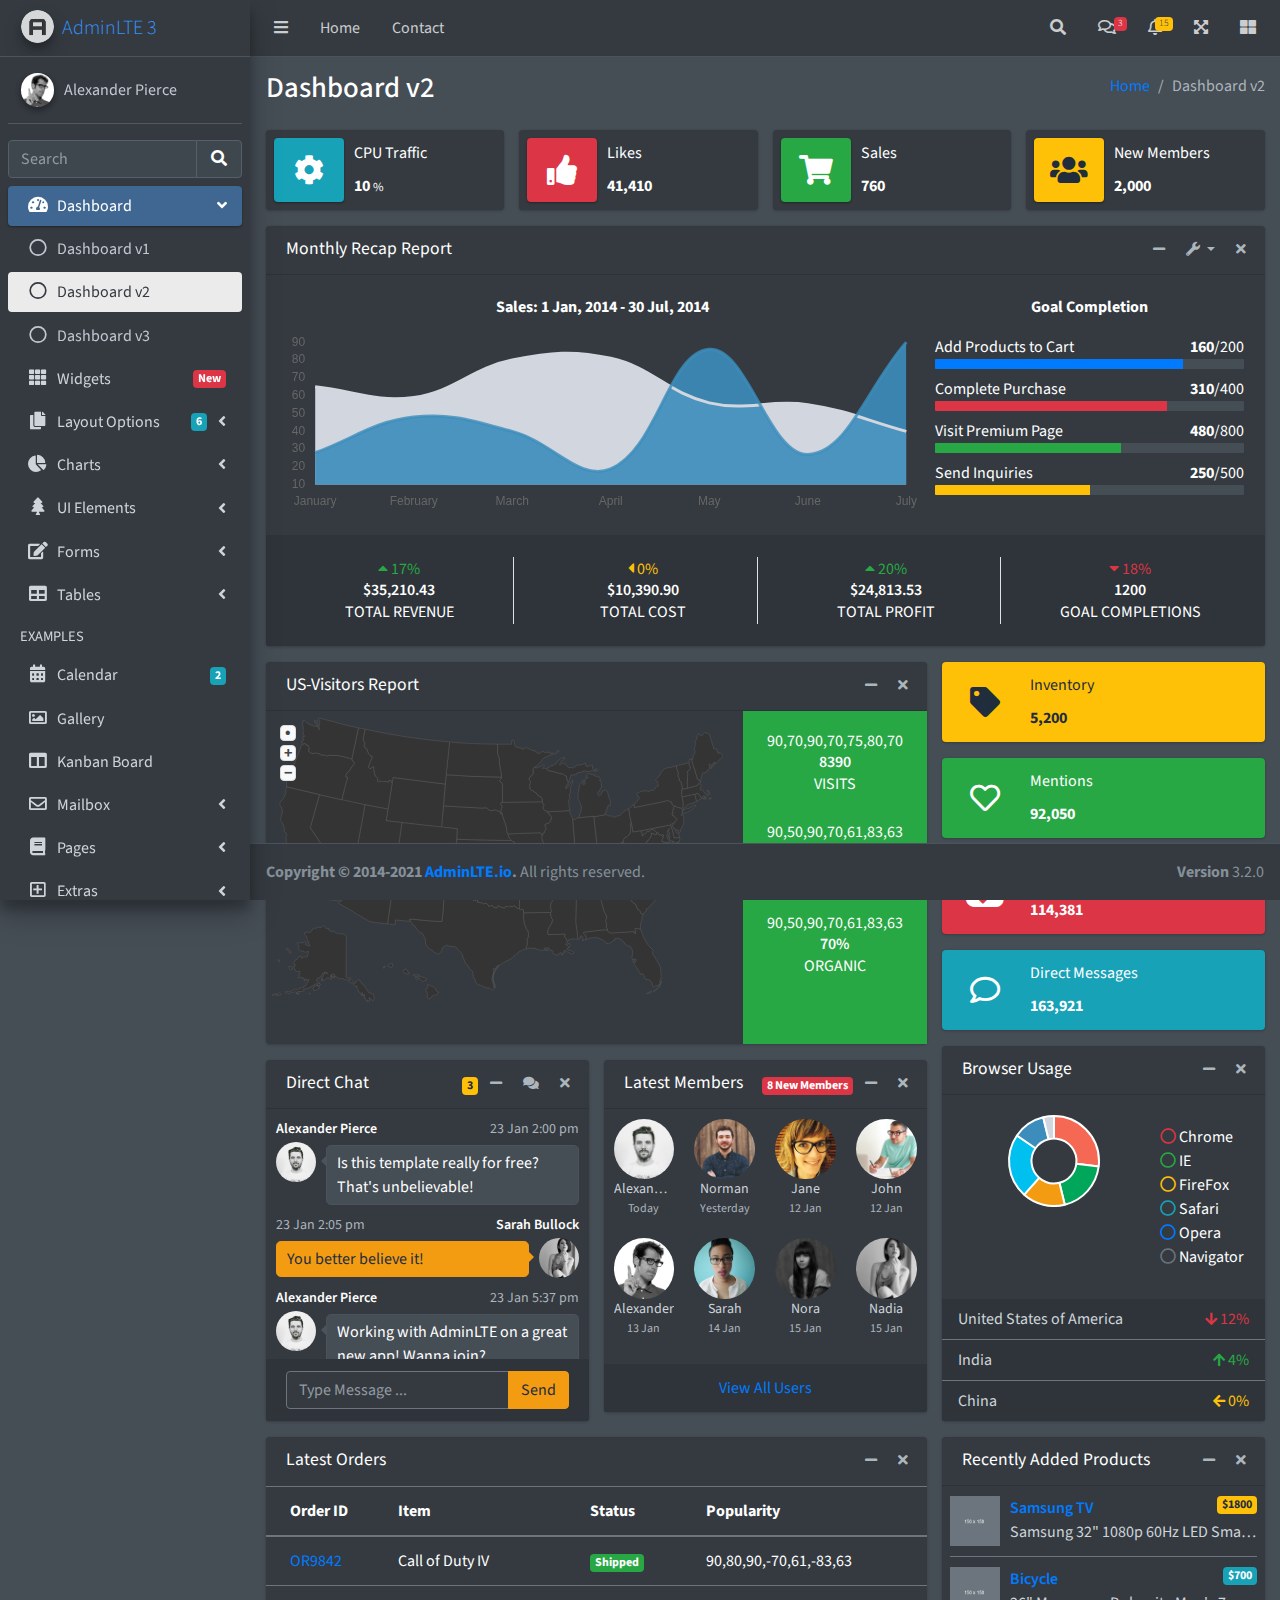
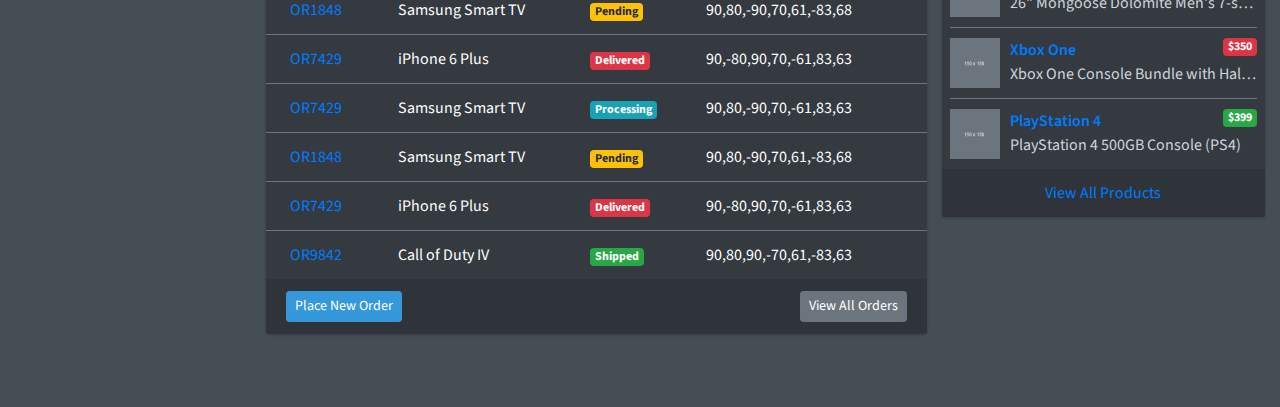
<file: public/AdminLTE-3.2.0/index2.html>
<!DOCTYPE html>
<html lang="en">
<head>
  <meta charset="utf-8">
  <meta name="viewport" content="width=device-width, initial-scale=1">
  <title>AdminLTE 3 | Dashboard 2</title>

  <!-- Google Font: Source Sans Pro -->
  <link rel="stylesheet" href="https://fonts.googleapis.com/css?family=Source+Sans+Pro:300,400,400i,700&display=fallback">
  <!-- Font Awesome Icons -->
  <link rel="stylesheet" href="plugins/fontawesome-free/css/all.min.css">
  <!-- overlayScrollbars -->
  <link rel="stylesheet" href="plugins/overlayScrollbars/css/OverlayScrollbars.min.css">
  <!-- Theme style -->
  <link rel="stylesheet" href="dist/css/adminlte.min.css">
</head>
<body class="hold-transition dark-mode sidebar-mini layout-fixed layout-navbar-fixed layout-footer-fixed">
<div class="wrapper">

  <!-- Preloader -->
  <div class="preloader flex-column justify-content-center align-items-center">
    <img class="animation__wobble" src="dist/img/AdminLTELogo.png" alt="AdminLTELogo" height="60" width="60">
  </div>

  <!-- Navbar -->
  <nav class="main-header navbar navbar-expand navbar-dark">
    <!-- Left navbar links -->
    <ul class="navbar-nav">
      <li class="nav-item">
        <a class="nav-link" data-widget="pushmenu" href="#" role="button"><i class="fas fa-bars"></i></a>
      </li>
      <li class="nav-item d-none d-sm-inline-block">
        <a href="index3.html" class="nav-link">Home</a>
      </li>
      <li class="nav-item d-none d-sm-inline-block">
        <a href="#" class="nav-link">Contact</a>
      </li>
    </ul>

    <!-- Right navbar links -->
    <ul class="navbar-nav ml-auto">
      <!-- Navbar Search -->
      <li class="nav-item">
        <a class="nav-link" data-widget="navbar-search" href="#" role="button">
          <i class="fas fa-search"></i>
        </a>
        <div class="navbar-search-block">
          <form class="form-inline">
            <div class="input-group input-group-sm">
              <input class="form-control form-control-navbar" type="search" placeholder="Search" aria-label="Search">
              <div class="input-group-append">
                <button class="btn btn-navbar" type="submit">
                  <i class="fas fa-search"></i>
                </button>
                <button class="btn btn-navbar" type="button" data-widget="navbar-search">
                  <i class="fas fa-times"></i>
                </button>
              </div>
            </div>
          </form>
        </div>
      </li>

      <!-- Messages Dropdown Menu -->
      <li class="nav-item dropdown">
        <a class="nav-link" data-toggle="dropdown" href="#">
          <i class="far fa-comments"></i>
          <span class="badge badge-danger navbar-badge">3</span>
        </a>
        <div class="dropdown-menu dropdown-menu-lg dropdown-menu-right">
          <a href="#" class="dropdown-item">
            <!-- Message Start -->
            <div class="media">
              <img src="dist/img/user1-128x128.jpg" alt="User Avatar" class="img-size-50 mr-3 img-circle">
              <div class="media-body">
                <h3 class="dropdown-item-title">
                  Brad Diesel
                  <span class="float-right text-sm text-danger"><i class="fas fa-star"></i></span>
                </h3>
                <p class="text-sm">Call me whenever you can...</p>
                <p class="text-sm text-muted"><i class="far fa-clock mr-1"></i> 4 Hours Ago</p>
              </div>
            </div>
            <!-- Message End -->
          </a>
          <div class="dropdown-divider"></div>
          <a href="#" class="dropdown-item">
            <!-- Message Start -->
            <div class="media">
              <img src="dist/img/user8-128x128.jpg" alt="User Avatar" class="img-size-50 img-circle mr-3">
              <div class="media-body">
                <h3 class="dropdown-item-title">
                  John Pierce
                  <span class="float-right text-sm text-muted"><i class="fas fa-star"></i></span>
                </h3>
                <p class="text-sm">I got your message bro</p>
                <p class="text-sm text-muted"><i class="far fa-clock mr-1"></i> 4 Hours Ago</p>
              </div>
            </div>
            <!-- Message End -->
          </a>
          <div class="dropdown-divider"></div>
          <a href="#" class="dropdown-item">
            <!-- Message Start -->
            <div class="media">
              <img src="dist/img/user3-128x128.jpg" alt="User Avatar" class="img-size-50 img-circle mr-3">
              <div class="media-body">
                <h3 class="dropdown-item-title">
                  Nora Silvester
                  <span class="float-right text-sm text-warning"><i class="fas fa-star"></i></span>
                </h3>
                <p class="text-sm">The subject goes here</p>
                <p class="text-sm text-muted"><i class="far fa-clock mr-1"></i> 4 Hours Ago</p>
              </div>
            </div>
            <!-- Message End -->
          </a>
          <div class="dropdown-divider"></div>
          <a href="#" class="dropdown-item dropdown-footer">See All Messages</a>
        </div>
      </li>
      <!-- Notifications Dropdown Menu -->
      <li class="nav-item dropdown">
        <a class="nav-link" data-toggle="dropdown" href="#">
          <i class="far fa-bell"></i>
          <span class="badge badge-warning navbar-badge">15</span>
        </a>
        <div class="dropdown-menu dropdown-menu-lg dropdown-menu-right">
          <span class="dropdown-item dropdown-header">15 Notifications</span>
          <div class="dropdown-divider"></div>
          <a href="#" class="dropdown-item">
            <i class="fas fa-envelope mr-2"></i> 4 new messages
            <span class="float-right text-muted text-sm">3 mins</span>
          </a>
          <div class="dropdown-divider"></div>
          <a href="#" class="dropdown-item">
            <i class="fas fa-users mr-2"></i> 8 friend requests
            <span class="float-right text-muted text-sm">12 hours</span>
          </a>
          <div class="dropdown-divider"></div>
          <a href="#" class="dropdown-item">
            <i class="fas fa-file mr-2"></i> 3 new reports
            <span class="float-right text-muted text-sm">2 days</span>
          </a>
          <div class="dropdown-divider"></div>
          <a href="#" class="dropdown-item dropdown-footer">See All Notifications</a>
        </div>
      </li>
      <li class="nav-item">
        <a class="nav-link" data-widget="fullscreen" href="#" role="button">
          <i class="fas fa-expand-arrows-alt"></i>
        </a>
      </li>
      <li class="nav-item">
        <a class="nav-link" data-widget="control-sidebar" data-slide="true" href="#" role="button">
          <i class="fas fa-th-large"></i>
        </a>
      </li>
    </ul>
  </nav>
  <!-- /.navbar -->

  <!-- Main Sidebar Container -->
  <aside class="main-sidebar sidebar-dark-primary elevation-4">
    <!-- Brand Logo -->
    <a href="index3.html" class="brand-link">
      <img src="dist/img/AdminLTELogo.png" alt="AdminLTE Logo" class="brand-image img-circle elevation-3" style="opacity: .8">
      <span class="brand-text font-weight-light">AdminLTE 3</span>
    </a>

    <!-- Sidebar -->
    <div class="sidebar">
      <!-- Sidebar user panel (optional) -->
      <div class="user-panel mt-3 pb-3 mb-3 d-flex">
        <div class="image">
          <img src="dist/img/user2-160x160.jpg" class="img-circle elevation-2" alt="User Image">
        </div>
        <div class="info">
          <a href="#" class="d-block">Alexander Pierce</a>
        </div>
      </div>

      <!-- SidebarSearch Form -->
      <div class="form-inline">
        <div class="input-group" data-widget="sidebar-search">
          <input class="form-control form-control-sidebar" type="search" placeholder="Search" aria-label="Search">
          <div class="input-group-append">
            <button class="btn btn-sidebar">
              <i class="fas fa-search fa-fw"></i>
            </button>
          </div>
        </div>
      </div>

      <!-- Sidebar Menu -->
      <nav class="mt-2">
        <ul class="nav nav-pills nav-sidebar flex-column" data-widget="treeview" role="menu" data-accordion="false">
          <!-- Add icons to the links using the .nav-icon class
               with font-awesome or any other icon font library -->
          <li class="nav-item menu-open">
            <a href="#" class="nav-link active">
              <i class="nav-icon fas fa-tachometer-alt"></i>
              <p>
                Dashboard
                <i class="right fas fa-angle-left"></i>
              </p>
            </a>
            <ul class="nav nav-treeview">
              <li class="nav-item">
                <a href="./index.html" class="nav-link">
                  <i class="far fa-circle nav-icon"></i>
                  <p>Dashboard v1</p>
                </a>
              </li>
              <li class="nav-item">
                <a href="./index2.html" class="nav-link active">
                  <i class="far fa-circle nav-icon"></i>
                  <p>Dashboard v2</p>
                </a>
              </li>
              <li class="nav-item">
                <a href="./index3.html" class="nav-link">
                  <i class="far fa-circle nav-icon"></i>
                  <p>Dashboard v3</p>
                </a>
              </li>
            </ul>
          </li>
          <li class="nav-item">
            <a href="pages/widgets.html" class="nav-link">
              <i class="nav-icon fas fa-th"></i>
              <p>
                Widgets
                <span class="right badge badge-danger">New</span>
              </p>
            </a>
          </li>
          <li class="nav-item">
            <a href="#" class="nav-link">
              <i class="nav-icon fas fa-copy"></i>
              <p>
                Layout Options
                <i class="fas fa-angle-left right"></i>
                <span class="badge badge-info right">6</span>
              </p>
            </a>
            <ul class="nav nav-treeview">
              <li class="nav-item">
                <a href="pages/layout/top-nav.html" class="nav-link">
                  <i class="far fa-circle nav-icon"></i>
                  <p>Top Navigation</p>
                </a>
              </li>
              <li class="nav-item">
                <a href="pages/layout/top-nav-sidebar.html" class="nav-link">
                  <i class="far fa-circle nav-icon"></i>
                  <p>Top Navigation + Sidebar</p>
                </a>
              </li>
              <li class="nav-item">
                <a href="pages/layout/boxed.html" class="nav-link">
                  <i class="far fa-circle nav-icon"></i>
                  <p>Boxed</p>
                </a>
              </li>
              <li class="nav-item">
                <a href="pages/layout/fixed-sidebar.html" class="nav-link">
                  <i class="far fa-circle nav-icon"></i>
                  <p>Fixed Sidebar</p>
                </a>
              </li>
              <li class="nav-item">
                <a href="pages/layout/fixed-sidebar-custom.html" class="nav-link">
                  <i class="far fa-circle nav-icon"></i>
                  <p>Fixed Sidebar <small>+ Custom Area</small></p>
                </a>
              </li>
              <li class="nav-item">
                <a href="pages/layout/fixed-topnav.html" class="nav-link">
                  <i class="far fa-circle nav-icon"></i>
                  <p>Fixed Navbar</p>
                </a>
              </li>
              <li class="nav-item">
                <a href="pages/layout/fixed-footer.html" class="nav-link">
                  <i class="far fa-circle nav-icon"></i>
                  <p>Fixed Footer</p>
                </a>
              </li>
              <li class="nav-item">
                <a href="pages/layout/collapsed-sidebar.html" class="nav-link">
                  <i class="far fa-circle nav-icon"></i>
                  <p>Collapsed Sidebar</p>
                </a>
              </li>
            </ul>
          </li>
          <li class="nav-item">
            <a href="#" class="nav-link">
              <i class="nav-icon fas fa-chart-pie"></i>
              <p>
                Charts
                <i class="right fas fa-angle-left"></i>
              </p>
            </a>
            <ul class="nav nav-treeview">
              <li class="nav-item">
                <a href="pages/charts/chartjs.html" class="nav-link">
                  <i class="far fa-circle nav-icon"></i>
                  <p>ChartJS</p>
                </a>
              </li>
              <li class="nav-item">
                <a href="pages/charts/flot.html" class="nav-link">
                  <i class="far fa-circle nav-icon"></i>
                  <p>Flot</p>
                </a>
              </li>
              <li class="nav-item">
                <a href="pages/charts/inline.html" class="nav-link">
                  <i class="far fa-circle nav-icon"></i>
                  <p>Inline</p>
                </a>
              </li>
              <li class="nav-item">
                <a href="pages/charts/uplot.html" class="nav-link">
                  <i class="far fa-circle nav-icon"></i>
                  <p>uPlot</p>
                </a>
              </li>
            </ul>
          </li>
          <li class="nav-item">
            <a href="#" class="nav-link">
              <i class="nav-icon fas fa-tree"></i>
              <p>
                UI Elements
                <i class="fas fa-angle-left right"></i>
              </p>
            </a>
            <ul class="nav nav-treeview">
              <li class="nav-item">
                <a href="pages/UI/general.html" class="nav-link">
                  <i class="far fa-circle nav-icon"></i>
                  <p>General</p>
                </a>
              </li>
              <li class="nav-item">
                <a href="pages/UI/icons.html" class="nav-link">
                  <i class="far fa-circle nav-icon"></i>
                  <p>Icons</p>
                </a>
              </li>
              <li class="nav-item">
                <a href="pages/UI/buttons.html" class="nav-link">
                  <i class="far fa-circle nav-icon"></i>
                  <p>Buttons</p>
                </a>
              </li>
              <li class="nav-item">
                <a href="pages/UI/sliders.html" class="nav-link">
                  <i class="far fa-circle nav-icon"></i>
                  <p>Sliders</p>
                </a>
              </li>
              <li class="nav-item">
                <a href="pages/UI/modals.html" class="nav-link">
                  <i class="far fa-circle nav-icon"></i>
                  <p>Modals & Alerts</p>
                </a>
              </li>
              <li class="nav-item">
                <a href="pages/UI/navbar.html" class="nav-link">
                  <i class="far fa-circle nav-icon"></i>
                  <p>Navbar & Tabs</p>
                </a>
              </li>
              <li class="nav-item">
                <a href="pages/UI/timeline.html" class="nav-link">
                  <i class="far fa-circle nav-icon"></i>
                  <p>Timeline</p>
                </a>
              </li>
              <li class="nav-item">
                <a href="pages/UI/ribbons.html" class="nav-link">
                  <i class="far fa-circle nav-icon"></i>
                  <p>Ribbons</p>
                </a>
              </li>
            </ul>
          </li>
          <li class="nav-item">
            <a href="#" class="nav-link">
              <i class="nav-icon fas fa-edit"></i>
              <p>
                Forms
                <i class="fas fa-angle-left right"></i>
              </p>
            </a>
            <ul class="nav nav-treeview">
              <li class="nav-item">
                <a href="pages/forms/general.html" class="nav-link">
                  <i class="far fa-circle nav-icon"></i>
                  <p>General Elements</p>
                </a>
              </li>
              <li class="nav-item">
                <a href="pages/forms/advanced.html" class="nav-link">
                  <i class="far fa-circle nav-icon"></i>
                  <p>Advanced Elements</p>
                </a>
              </li>
              <li class="nav-item">
                <a href="pages/forms/editors.html" class="nav-link">
                  <i class="far fa-circle nav-icon"></i>
                  <p>Editors</p>
                </a>
              </li>
              <li class="nav-item">
                <a href="pages/forms/validation.html" class="nav-link">
                  <i class="far fa-circle nav-icon"></i>
                  <p>Validation</p>
                </a>
              </li>
            </ul>
          </li>
          <li class="nav-item">
            <a href="#" class="nav-link">
              <i class="nav-icon fas fa-table"></i>
              <p>
                Tables
                <i class="fas fa-angle-left right"></i>
              </p>
            </a>
            <ul class="nav nav-treeview">
              <li class="nav-item">
                <a href="pages/tables/simple.html" class="nav-link">
                  <i class="far fa-circle nav-icon"></i>
                  <p>Simple Tables</p>
                </a>
              </li>
              <li class="nav-item">
                <a href="pages/tables/data.html" class="nav-link">
                  <i class="far fa-circle nav-icon"></i>
                  <p>DataTables</p>
                </a>
              </li>
              <li class="nav-item">
                <a href="pages/tables/jsgrid.html" class="nav-link">
                  <i class="far fa-circle nav-icon"></i>
                  <p>jsGrid</p>
                </a>
              </li>
            </ul>
          </li>
          <li class="nav-header">EXAMPLES</li>
          <li class="nav-item">
            <a href="pages/calendar.html" class="nav-link">
              <i class="nav-icon fas fa-calendar-alt"></i>
              <p>
                Calendar
                <span class="badge badge-info right">2</span>
              </p>
            </a>
          </li>
          <li class="nav-item">
            <a href="pages/gallery.html" class="nav-link">
              <i class="nav-icon far fa-image"></i>
              <p>
                Gallery
              </p>
            </a>
          </li>
          <li class="nav-item">
            <a href="pages/kanban.html" class="nav-link">
              <i class="nav-icon fas fa-columns"></i>
              <p>
                Kanban Board
              </p>
            </a>
          </li>
          <li class="nav-item">
            <a href="#" class="nav-link">
              <i class="nav-icon far fa-envelope"></i>
              <p>
                Mailbox
                <i class="fas fa-angle-left right"></i>
              </p>
            </a>
            <ul class="nav nav-treeview">
              <li class="nav-item">
                <a href="pages/mailbox/mailbox.html" class="nav-link">
                  <i class="far fa-circle nav-icon"></i>
                  <p>Inbox</p>
                </a>
              </li>
              <li class="nav-item">
                <a href="pages/mailbox/compose.html" class="nav-link">
                  <i class="far fa-circle nav-icon"></i>
                  <p>Compose</p>
                </a>
              </li>
              <li class="nav-item">
                <a href="pages/mailbox/read-mail.html" class="nav-link">
                  <i class="far fa-circle nav-icon"></i>
                  <p>Read</p>
                </a>
              </li>
            </ul>
          </li>
          <li class="nav-item">
            <a href="#" class="nav-link">
              <i class="nav-icon fas fa-book"></i>
              <p>
                Pages
                <i class="fas fa-angle-left right"></i>
              </p>
            </a>
            <ul class="nav nav-treeview">
              <li class="nav-item">
                <a href="pages/examples/invoice.html" class="nav-link">
                  <i class="far fa-circle nav-icon"></i>
                  <p>Invoice</p>
                </a>
              </li>
              <li class="nav-item">
                <a href="pages/examples/profile.html" class="nav-link">
                  <i class="far fa-circle nav-icon"></i>
                  <p>Profile</p>
                </a>
              </li>
              <li class="nav-item">
                <a href="pages/examples/e-commerce.html" class="nav-link">
                  <i class="far fa-circle nav-icon"></i>
                  <p>E-commerce</p>
                </a>
              </li>
              <li class="nav-item">
                <a href="pages/examples/projects.html" class="nav-link">
                  <i class="far fa-circle nav-icon"></i>
                  <p>Projects</p>
                </a>
              </li>
              <li class="nav-item">
                <a href="pages/examples/project-add.html" class="nav-link">
                  <i class="far fa-circle nav-icon"></i>
                  <p>Project Add</p>
                </a>
              </li>
              <li class="nav-item">
                <a href="pages/examples/project-edit.html" class="nav-link">
                  <i class="far fa-circle nav-icon"></i>
                  <p>Project Edit</p>
                </a>
              </li>
              <li class="nav-item">
                <a href="pages/examples/project-detail.html" class="nav-link">
                  <i class="far fa-circle nav-icon"></i>
                  <p>Project Detail</p>
                </a>
              </li>
              <li class="nav-item">
                <a href="pages/examples/contacts.html" class="nav-link">
                  <i class="far fa-circle nav-icon"></i>
                  <p>Contacts</p>
                </a>
              </li>
              <li class="nav-item">
                <a href="pages/examples/faq.html" class="nav-link">
                  <i class="far fa-circle nav-icon"></i>
                  <p>FAQ</p>
                </a>
              </li>
              <li class="nav-item">
                <a href="pages/examples/contact-us.html" class="nav-link">
                  <i class="far fa-circle nav-icon"></i>
                  <p>Contact us</p>
                </a>
              </li>
            </ul>
          </li>
          <li class="nav-item">
            <a href="#" class="nav-link">
              <i class="nav-icon far fa-plus-square"></i>
              <p>
                Extras
                <i class="fas fa-angle-left right"></i>
              </p>
            </a>
            <ul class="nav nav-treeview">
              <li class="nav-item">
                <a href="#" class="nav-link">
                  <i class="far fa-circle nav-icon"></i>
                  <p>
                    Login & Register v1
                    <i class="fas fa-angle-left right"></i>
                  </p>
                </a>
                <ul class="nav nav-treeview">
                  <li class="nav-item">
                    <a href="pages/examples/login.html" class="nav-link">
                      <i class="far fa-circle nav-icon"></i>
                      <p>Login v1</p>
                    </a>
                  </li>
                  <li class="nav-item">
                    <a href="pages/examples/register.html" class="nav-link">
                      <i class="far fa-circle nav-icon"></i>
                      <p>Register v1</p>
                    </a>
                  </li>
                  <li class="nav-item">
                    <a href="pages/examples/forgot-password.html" class="nav-link">
                      <i class="far fa-circle nav-icon"></i>
                      <p>Forgot Password v1</p>
                    </a>
                  </li>
                  <li class="nav-item">
                    <a href="pages/examples/recover-password.html" class="nav-link">
                      <i class="far fa-circle nav-icon"></i>
                      <p>Recover Password v1</p>
                    </a>
                  </li>
                </ul>
              </li>
              <li class="nav-item">
                <a href="#" class="nav-link">
                  <i class="far fa-circle nav-icon"></i>
                  <p>
                    Login & Register v2
                    <i class="fas fa-angle-left right"></i>
                  </p>
                </a>
                <ul class="nav nav-treeview">
                  <li class="nav-item">
                    <a href="pages/examples/login-v2.html" class="nav-link">
                      <i class="far fa-circle nav-icon"></i>
                      <p>Login v2</p>
                    </a>
                  </li>
                  <li class="nav-item">
                    <a href="pages/examples/register-v2.html" class="nav-link">
                      <i class="far fa-circle nav-icon"></i>
                      <p>Register v2</p>
                    </a>
                  </li>
                  <li class="nav-item">
                    <a href="pages/examples/forgot-password-v2.html" class="nav-link">
                      <i class="far fa-circle nav-icon"></i>
                      <p>Forgot Password v2</p>
                    </a>
                  </li>
                  <li class="nav-item">
                    <a href="pages/examples/recover-password-v2.html" class="nav-link">
                      <i class="far fa-circle nav-icon"></i>
                      <p>Recover Password v2</p>
                    </a>
                  </li>
                </ul>
              </li>
              <li class="nav-item">
                <a href="pages/examples/lockscreen.html" class="nav-link">
                  <i class="far fa-circle nav-icon"></i>
                  <p>Lockscreen</p>
                </a>
              </li>
              <li class="nav-item">
                <a href="pages/examples/legacy-user-menu.html" class="nav-link">
                  <i class="far fa-circle nav-icon"></i>
                  <p>Legacy User Menu</p>
                </a>
              </li>
              <li class="nav-item">
                <a href="pages/examples/language-menu.html" class="nav-link">
                  <i class="far fa-circle nav-icon"></i>
                  <p>Language Menu</p>
                </a>
              </li>
              <li class="nav-item">
                <a href="pages/examples/404.html" class="nav-link">
                  <i class="far fa-circle nav-icon"></i>
                  <p>Error 404</p>
                </a>
              </li>
              <li class="nav-item">
                <a href="pages/examples/500.html" class="nav-link">
                  <i class="far fa-circle nav-icon"></i>
                  <p>Error 500</p>
                </a>
              </li>
              <li class="nav-item">
                <a href="pages/examples/pace.html" class="nav-link">
                  <i class="far fa-circle nav-icon"></i>
                  <p>Pace</p>
                </a>
              </li>
              <li class="nav-item">
                <a href="pages/examples/blank.html" class="nav-link">
                  <i class="far fa-circle nav-icon"></i>
                  <p>Blank Page</p>
                </a>
              </li>
              <li class="nav-item">
                <a href="starter.html" class="nav-link">
                  <i class="far fa-circle nav-icon"></i>
                  <p>Starter Page</p>
                </a>
              </li>
            </ul>
          </li>
          <li class="nav-item">
            <a href="#" class="nav-link">
              <i class="nav-icon fas fa-search"></i>
              <p>
                Search
                <i class="fas fa-angle-left right"></i>
              </p>
            </a>
            <ul class="nav nav-treeview">
              <li class="nav-item">
                <a href="pages/search/simple.html" class="nav-link">
                  <i class="far fa-circle nav-icon"></i>
                  <p>Simple Search</p>
                </a>
              </li>
              <li class="nav-item">
                <a href="pages/search/enhanced.html" class="nav-link">
                  <i class="far fa-circle nav-icon"></i>
                  <p>Enhanced</p>
                </a>
              </li>
            </ul>
          </li>
          <li class="nav-header">MISCELLANEOUS</li>
          <li class="nav-item">
            <a href="iframe.html" class="nav-link">
              <i class="nav-icon fas fa-ellipsis-h"></i>
              <p>Tabbed IFrame Plugin</p>
            </a>
          </li>
          <li class="nav-item">
            <a href="https://adminlte.io/docs/3.1/" class="nav-link">
              <i class="nav-icon fas fa-file"></i>
              <p>Documentation</p>
            </a>
          </li>
          <li class="nav-header">MULTI LEVEL EXAMPLE</li>
          <li class="nav-item">
            <a href="#" class="nav-link">
              <i class="fas fa-circle nav-icon"></i>
              <p>Level 1</p>
            </a>
          </li>
          <li class="nav-item">
            <a href="#" class="nav-link">
              <i class="nav-icon fas fa-circle"></i>
              <p>
                Level 1
                <i class="right fas fa-angle-left"></i>
              </p>
            </a>
            <ul class="nav nav-treeview">
              <li class="nav-item">
                <a href="#" class="nav-link">
                  <i class="far fa-circle nav-icon"></i>
                  <p>Level 2</p>
                </a>
              </li>
              <li class="nav-item">
                <a href="#" class="nav-link">
                  <i class="far fa-circle nav-icon"></i>
                  <p>
                    Level 2
                    <i class="right fas fa-angle-left"></i>
                  </p>
                </a>
                <ul class="nav nav-treeview">
                  <li class="nav-item">
                    <a href="#" class="nav-link">
                      <i class="far fa-dot-circle nav-icon"></i>
                      <p>Level 3</p>
                    </a>
                  </li>
                  <li class="nav-item">
                    <a href="#" class="nav-link">
                      <i class="far fa-dot-circle nav-icon"></i>
                      <p>Level 3</p>
                    </a>
                  </li>
                  <li class="nav-item">
                    <a href="#" class="nav-link">
                      <i class="far fa-dot-circle nav-icon"></i>
                      <p>Level 3</p>
                    </a>
                  </li>
                </ul>
              </li>
              <li class="nav-item">
                <a href="#" class="nav-link">
                  <i class="far fa-circle nav-icon"></i>
                  <p>Level 2</p>
                </a>
              </li>
            </ul>
          </li>
          <li class="nav-item">
            <a href="#" class="nav-link">
              <i class="fas fa-circle nav-icon"></i>
              <p>Level 1</p>
            </a>
          </li>
          <li class="nav-header">LABELS</li>
          <li class="nav-item">
            <a href="#" class="nav-link">
              <i class="nav-icon far fa-circle text-danger"></i>
              <p class="text">Important</p>
            </a>
          </li>
          <li class="nav-item">
            <a href="#" class="nav-link">
              <i class="nav-icon far fa-circle text-warning"></i>
              <p>Warning</p>
            </a>
          </li>
          <li class="nav-item">
            <a href="#" class="nav-link">
              <i class="nav-icon far fa-circle text-info"></i>
              <p>Informational</p>
            </a>
          </li>
        </ul>
      </nav>
      <!-- /.sidebar-menu -->
    </div>
    <!-- /.sidebar -->
  </aside>

  <!-- Content Wrapper. Contains page content -->
  <div class="content-wrapper">
    <!-- Content Header (Page header) -->
    <div class="content-header">
      <div class="container-fluid">
        <div class="row mb-2">
          <div class="col-sm-6">
            <h1 class="m-0">Dashboard v2</h1>
          </div><!-- /.col -->
          <div class="col-sm-6">
            <ol class="breadcrumb float-sm-right">
              <li class="breadcrumb-item"><a href="#">Home</a></li>
              <li class="breadcrumb-item active">Dashboard v2</li>
            </ol>
          </div><!-- /.col -->
        </div><!-- /.row -->
      </div><!-- /.container-fluid -->
    </div>
    <!-- /.content-header -->

    <!-- Main content -->
    <section class="content">
      <div class="container-fluid">
        <!-- Info boxes -->
        <div class="row">
          <div class="col-12 col-sm-6 col-md-3">
            <div class="info-box">
              <span class="info-box-icon bg-info elevation-1"><i class="fas fa-cog"></i></span>

              <div class="info-box-content">
                <span class="info-box-text">CPU Traffic</span>
                <span class="info-box-number">
                  10
                  <small>%</small>
                </span>
              </div>
              <!-- /.info-box-content -->
            </div>
            <!-- /.info-box -->
          </div>
          <!-- /.col -->
          <div class="col-12 col-sm-6 col-md-3">
            <div class="info-box mb-3">
              <span class="info-box-icon bg-danger elevation-1"><i class="fas fa-thumbs-up"></i></span>

              <div class="info-box-content">
                <span class="info-box-text">Likes</span>
                <span class="info-box-number">41,410</span>
              </div>
              <!-- /.info-box-content -->
            </div>
            <!-- /.info-box -->
          </div>
          <!-- /.col -->

          <!-- fix for small devices only -->
          <div class="clearfix hidden-md-up"></div>

          <div class="col-12 col-sm-6 col-md-3">
            <div class="info-box mb-3">
              <span class="info-box-icon bg-success elevation-1"><i class="fas fa-shopping-cart"></i></span>

              <div class="info-box-content">
                <span class="info-box-text">Sales</span>
                <span class="info-box-number">760</span>
              </div>
              <!-- /.info-box-content -->
            </div>
            <!-- /.info-box -->
          </div>
          <!-- /.col -->
          <div class="col-12 col-sm-6 col-md-3">
            <div class="info-box mb-3">
              <span class="info-box-icon bg-warning elevation-1"><i class="fas fa-users"></i></span>

              <div class="info-box-content">
                <span class="info-box-text">New Members</span>
                <span class="info-box-number">2,000</span>
              </div>
              <!-- /.info-box-content -->
            </div>
            <!-- /.info-box -->
          </div>
          <!-- /.col -->
        </div>
        <!-- /.row -->

        <div class="row">
          <div class="col-md-12">
            <div class="card">
              <div class="card-header">
                <h5 class="card-title">Monthly Recap Report</h5>

                <div class="card-tools">
                  <button type="button" class="btn btn-tool" data-card-widget="collapse">
                    <i class="fas fa-minus"></i>
                  </button>
                  <div class="btn-group">
                    <button type="button" class="btn btn-tool dropdown-toggle" data-toggle="dropdown">
                      <i class="fas fa-wrench"></i>
                    </button>
                    <div class="dropdown-menu dropdown-menu-right" role="menu">
                      <a href="#" class="dropdown-item">Action</a>
                      <a href="#" class="dropdown-item">Another action</a>
                      <a href="#" class="dropdown-item">Something else here</a>
                      <a class="dropdown-divider"></a>
                      <a href="#" class="dropdown-item">Separated link</a>
                    </div>
                  </div>
                  <button type="button" class="btn btn-tool" data-card-widget="remove">
                    <i class="fas fa-times"></i>
                  </button>
                </div>
              </div>
              <!-- /.card-header -->
              <div class="card-body">
                <div class="row">
                  <div class="col-md-8">
                    <p class="text-center">
                      <strong>Sales: 1 Jan, 2014 - 30 Jul, 2014</strong>
                    </p>

                    <div class="chart">
                      <!-- Sales Chart Canvas -->
                      <canvas id="salesChart" height="180" style="height: 180px;"></canvas>
                    </div>
                    <!-- /.chart-responsive -->
                  </div>
                  <!-- /.col -->
                  <div class="col-md-4">
                    <p class="text-center">
                      <strong>Goal Completion</strong>
                    </p>

                    <div class="progress-group">
                      Add Products to Cart
                      <span class="float-right"><b>160</b>/200</span>
                      <div class="progress progress-sm">
                        <div class="progress-bar bg-primary" style="width: 80%"></div>
                      </div>
                    </div>
                    <!-- /.progress-group -->

                    <div class="progress-group">
                      Complete Purchase
                      <span class="float-right"><b>310</b>/400</span>
                      <div class="progress progress-sm">
                        <div class="progress-bar bg-danger" style="width: 75%"></div>
                      </div>
                    </div>

                    <!-- /.progress-group -->
                    <div class="progress-group">
                      <span class="progress-text">Visit Premium Page</span>
                      <span class="float-right"><b>480</b>/800</span>
                      <div class="progress progress-sm">
                        <div class="progress-bar bg-success" style="width: 60%"></div>
                      </div>
                    </div>

                    <!-- /.progress-group -->
                    <div class="progress-group">
                      Send Inquiries
                      <span class="float-right"><b>250</b>/500</span>
                      <div class="progress progress-sm">
                        <div class="progress-bar bg-warning" style="width: 50%"></div>
                      </div>
                    </div>
                    <!-- /.progress-group -->
                  </div>
                  <!-- /.col -->
                </div>
                <!-- /.row -->
              </div>
              <!-- ./card-body -->
              <div class="card-footer">
                <div class="row">
                  <div class="col-sm-3 col-6">
                    <div class="description-block border-right">
                      <span class="description-percentage text-success"><i class="fas fa-caret-up"></i> 17%</span>
                      <h5 class="description-header">$35,210.43</h5>
                      <span class="description-text">TOTAL REVENUE</span>
                    </div>
                    <!-- /.description-block -->
                  </div>
                  <!-- /.col -->
                  <div class="col-sm-3 col-6">
                    <div class="description-block border-right">
                      <span class="description-percentage text-warning"><i class="fas fa-caret-left"></i> 0%</span>
                      <h5 class="description-header">$10,390.90</h5>
                      <span class="description-text">TOTAL COST</span>
                    </div>
                    <!-- /.description-block -->
                  </div>
                  <!-- /.col -->
                  <div class="col-sm-3 col-6">
                    <div class="description-block border-right">
                      <span class="description-percentage text-success"><i class="fas fa-caret-up"></i> 20%</span>
                      <h5 class="description-header">$24,813.53</h5>
                      <span class="description-text">TOTAL PROFIT</span>
                    </div>
                    <!-- /.description-block -->
                  </div>
                  <!-- /.col -->
                  <div class="col-sm-3 col-6">
                    <div class="description-block">
                      <span class="description-percentage text-danger"><i class="fas fa-caret-down"></i> 18%</span>
                      <h5 class="description-header">1200</h5>
                      <span class="description-text">GOAL COMPLETIONS</span>
                    </div>
                    <!-- /.description-block -->
                  </div>
                </div>
                <!-- /.row -->
              </div>
              <!-- /.card-footer -->
            </div>
            <!-- /.card -->
          </div>
          <!-- /.col -->
        </div>
        <!-- /.row -->

        <!-- Main row -->
        <div class="row">
          <!-- Left col -->
          <div class="col-md-8">
            <!-- MAP & BOX PANE -->
            <div class="card">
              <div class="card-header">
                <h3 class="card-title">US-Visitors Report</h3>

                <div class="card-tools">
                  <button type="button" class="btn btn-tool" data-card-widget="collapse">
                    <i class="fas fa-minus"></i>
                  </button>
                  <button type="button" class="btn btn-tool" data-card-widget="remove">
                    <i class="fas fa-times"></i>
                  </button>
                </div>
              </div>
              <!-- /.card-header -->
              <div class="card-body p-0">
                <div class="d-md-flex">
                  <div class="p-1 flex-fill" style="overflow: hidden">
                    <!-- Map will be created here -->
                    <div id="world-map-markers" style="height: 325px; overflow: hidden">
                      <div class="map"></div>
                    </div>
                  </div>
                  <div class="card-pane-right bg-success pt-2 pb-2 pl-4 pr-4">
                    <div class="description-block mb-4">
                      <div class="sparkbar pad" data-color="#fff">90,70,90,70,75,80,70</div>
                      <h5 class="description-header">8390</h5>
                      <span class="description-text">Visits</span>
                    </div>
                    <!-- /.description-block -->
                    <div class="description-block mb-4">
                      <div class="sparkbar pad" data-color="#fff">90,50,90,70,61,83,63</div>
                      <h5 class="description-header">30%</h5>
                      <span class="description-text">Referrals</span>
                    </div>
                    <!-- /.description-block -->
                    <div class="description-block">
                      <div class="sparkbar pad" data-color="#fff">90,50,90,70,61,83,63</div>
                      <h5 class="description-header">70%</h5>
                      <span class="description-text">Organic</span>
                    </div>
                    <!-- /.description-block -->
                  </div><!-- /.card-pane-right -->
                </div><!-- /.d-md-flex -->
              </div>
              <!-- /.card-body -->
            </div>
            <!-- /.card -->
            <div class="row">
              <div class="col-md-6">
                <!-- DIRECT CHAT -->
                <div class="card direct-chat direct-chat-warning">
                  <div class="card-header">
                    <h3 class="card-title">Direct Chat</h3>

                    <div class="card-tools">
                      <span title="3 New Messages" class="badge badge-warning">3</span>
                      <button type="button" class="btn btn-tool" data-card-widget="collapse">
                        <i class="fas fa-minus"></i>
                      </button>
                      <button type="button" class="btn btn-tool" title="Contacts" data-widget="chat-pane-toggle">
                        <i class="fas fa-comments"></i>
                      </button>
                      <button type="button" class="btn btn-tool" data-card-widget="remove">
                        <i class="fas fa-times"></i>
                      </button>
                    </div>
                  </div>
                  <!-- /.card-header -->
                  <div class="card-body">
                    <!-- Conversations are loaded here -->
                    <div class="direct-chat-messages">
                      <!-- Message. Default to the left -->
                      <div class="direct-chat-msg">
                        <div class="direct-chat-infos clearfix">
                          <span class="direct-chat-name float-left">Alexander Pierce</span>
                          <span class="direct-chat-timestamp float-right">23 Jan 2:00 pm</span>
                        </div>
                        <!-- /.direct-chat-infos -->
                        <img class="direct-chat-img" src="dist/img/user1-128x128.jpg" alt="message user image">
                        <!-- /.direct-chat-img -->
                        <div class="direct-chat-text">
                          Is this template really for free? That's unbelievable!
                        </div>
                        <!-- /.direct-chat-text -->
                      </div>
                      <!-- /.direct-chat-msg -->

                      <!-- Message to the right -->
                      <div class="direct-chat-msg right">
                        <div class="direct-chat-infos clearfix">
                          <span class="direct-chat-name float-right">Sarah Bullock</span>
                          <span class="direct-chat-timestamp float-left">23 Jan 2:05 pm</span>
                        </div>
                        <!-- /.direct-chat-infos -->
                        <img class="direct-chat-img" src="dist/img/user3-128x128.jpg" alt="message user image">
                        <!-- /.direct-chat-img -->
                        <div class="direct-chat-text">
                          You better believe it!
                        </div>
                        <!-- /.direct-chat-text -->
                      </div>
                      <!-- /.direct-chat-msg -->

                      <!-- Message. Default to the left -->
                      <div class="direct-chat-msg">
                        <div class="direct-chat-infos clearfix">
                          <span class="direct-chat-name float-left">Alexander Pierce</span>
                          <span class="direct-chat-timestamp float-right">23 Jan 5:37 pm</span>
                        </div>
                        <!-- /.direct-chat-infos -->
                        <img class="direct-chat-img" src="dist/img/user1-128x128.jpg" alt="message user image">
                        <!-- /.direct-chat-img -->
                        <div class="direct-chat-text">
                          Working with AdminLTE on a great new app! Wanna join?
                        </div>
                        <!-- /.direct-chat-text -->
                      </div>
                      <!-- /.direct-chat-msg -->

                      <!-- Message to the right -->
                      <div class="direct-chat-msg right">
                        <div class="direct-chat-infos clearfix">
                          <span class="direct-chat-name float-right">Sarah Bullock</span>
                          <span class="direct-chat-timestamp float-left">23 Jan 6:10 pm</span>
                        </div>
                        <!-- /.direct-chat-infos -->
                        <img class="direct-chat-img" src="dist/img/user3-128x128.jpg" alt="message user image">
                        <!-- /.direct-chat-img -->
                        <div class="direct-chat-text">
                          I would love to.
                        </div>
                        <!-- /.direct-chat-text -->
                      </div>
                      <!-- /.direct-chat-msg -->

                    </div>
                    <!--/.direct-chat-messages-->

                    <!-- Contacts are loaded here -->
                    <div class="direct-chat-contacts">
                      <ul class="contacts-list">
                        <li>
                          <a href="#">
                            <img class="contacts-list-img" src="dist/img/user1-128x128.jpg" alt="User Avatar">

                            <div class="contacts-list-info">
                              <span class="contacts-list-name">
                                Count Dracula
                                <small class="contacts-list-date float-right">2/28/2015</small>
                              </span>
                              <span class="contacts-list-msg">How have you been? I was...</span>
                            </div>
                            <!-- /.contacts-list-info -->
                          </a>
                        </li>
                        <!-- End Contact Item -->
                        <li>
                          <a href="#">
                            <img class="contacts-list-img" src="dist/img/user7-128x128.jpg" alt="User Avatar">

                            <div class="contacts-list-info">
                              <span class="contacts-list-name">
                                Sarah Doe
                                <small class="contacts-list-date float-right">2/23/2015</small>
                              </span>
                              <span class="contacts-list-msg">I will be waiting for...</span>
                            </div>
                            <!-- /.contacts-list-info -->
                          </a>
                        </li>
                        <!-- End Contact Item -->
                        <li>
                          <a href="#">
                            <img class="contacts-list-img" src="dist/img/user3-128x128.jpg" alt="User Avatar">

                            <div class="contacts-list-info">
                              <span class="contacts-list-name">
                                Nadia Jolie
                                <small class="contacts-list-date float-right">2/20/2015</small>
                              </span>
                              <span class="contacts-list-msg">I'll call you back at...</span>
                            </div>
                            <!-- /.contacts-list-info -->
                          </a>
                        </li>
                        <!-- End Contact Item -->
                        <li>
                          <a href="#">
                            <img class="contacts-list-img" src="dist/img/user5-128x128.jpg" alt="User Avatar">

                            <div class="contacts-list-info">
                              <span class="contacts-list-name">
                                Nora S. Vans
                                <small class="contacts-list-date float-right">2/10/2015</small>
                              </span>
                              <span class="contacts-list-msg">Where is your new...</span>
                            </div>
                            <!-- /.contacts-list-info -->
                          </a>
                        </li>
                        <!-- End Contact Item -->
                        <li>
                          <a href="#">
                            <img class="contacts-list-img" src="dist/img/user6-128x128.jpg" alt="User Avatar">

                            <div class="contacts-list-info">
                              <span class="contacts-list-name">
                                John K.
                                <small class="contacts-list-date float-right">1/27/2015</small>
                              </span>
                              <span class="contacts-list-msg">Can I take a look at...</span>
                            </div>
                            <!-- /.contacts-list-info -->
                          </a>
                        </li>
                        <!-- End Contact Item -->
                        <li>
                          <a href="#">
                            <img class="contacts-list-img" src="dist/img/user8-128x128.jpg" alt="User Avatar">

                            <div class="contacts-list-info">
                              <span class="contacts-list-name">
                                Kenneth M.
                                <small class="contacts-list-date float-right">1/4/2015</small>
                              </span>
                              <span class="contacts-list-msg">Never mind I found...</span>
                            </div>
                            <!-- /.contacts-list-info -->
                          </a>
                        </li>
                        <!-- End Contact Item -->
                      </ul>
                      <!-- /.contacts-list -->
                    </div>
                    <!-- /.direct-chat-pane -->
                  </div>
                  <!-- /.card-body -->
                  <div class="card-footer">
                    <form action="#" method="post">
                      <div class="input-group">
                        <input type="text" name="message" placeholder="Type Message ..." class="form-control">
                        <span class="input-group-append">
                          <button type="button" class="btn btn-warning">Send</button>
                        </span>
                      </div>
                    </form>
                  </div>
                  <!-- /.card-footer-->
                </div>
                <!--/.direct-chat -->
              </div>
              <!-- /.col -->

              <div class="col-md-6">
                <!-- USERS LIST -->
                <div class="card">
                  <div class="card-header">
                    <h3 class="card-title">Latest Members</h3>

                    <div class="card-tools">
                      <span class="badge badge-danger">8 New Members</span>
                      <button type="button" class="btn btn-tool" data-card-widget="collapse">
                        <i class="fas fa-minus"></i>
                      </button>
                      <button type="button" class="btn btn-tool" data-card-widget="remove">
                        <i class="fas fa-times"></i>
                      </button>
                    </div>
                  </div>
                  <!-- /.card-header -->
                  <div class="card-body p-0">
                    <ul class="users-list clearfix">
                      <li>
                        <img src="dist/img/user1-128x128.jpg" alt="User Image">
                        <a class="users-list-name" href="#">Alexander Pierce</a>
                        <span class="users-list-date">Today</span>
                      </li>
                      <li>
                        <img src="dist/img/user8-128x128.jpg" alt="User Image">
                        <a class="users-list-name" href="#">Norman</a>
                        <span class="users-list-date">Yesterday</span>
                      </li>
                      <li>
                        <img src="dist/img/user7-128x128.jpg" alt="User Image">
                        <a class="users-list-name" href="#">Jane</a>
                        <span class="users-list-date">12 Jan</span>
                      </li>
                      <li>
                        <img src="dist/img/user6-128x128.jpg" alt="User Image">
                        <a class="users-list-name" href="#">John</a>
                        <span class="users-list-date">12 Jan</span>
                      </li>
                      <li>
                        <img src="dist/img/user2-160x160.jpg" alt="User Image">
                        <a class="users-list-name" href="#">Alexander</a>
                        <span class="users-list-date">13 Jan</span>
                      </li>
                      <li>
                        <img src="dist/img/user5-128x128.jpg" alt="User Image">
                        <a class="users-list-name" href="#">Sarah</a>
                        <span class="users-list-date">14 Jan</span>
                      </li>
                      <li>
                        <img src="dist/img/user4-128x128.jpg" alt="User Image">
                        <a class="users-list-name" href="#">Nora</a>
                        <span class="users-list-date">15 Jan</span>
                      </li>
                      <li>
                        <img src="dist/img/user3-128x128.jpg" alt="User Image">
                        <a class="users-list-name" href="#">Nadia</a>
                        <span class="users-list-date">15 Jan</span>
                      </li>
                    </ul>
                    <!-- /.users-list -->
                  </div>
                  <!-- /.card-body -->
                  <div class="card-footer text-center">
                    <a href="javascript:">View All Users</a>
                  </div>
                  <!-- /.card-footer -->
                </div>
                <!--/.card -->
              </div>
              <!-- /.col -->
            </div>
            <!-- /.row -->

            <!-- TABLE: LATEST ORDERS -->
            <div class="card">
              <div class="card-header border-transparent">
                <h3 class="card-title">Latest Orders</h3>

                <div class="card-tools">
                  <button type="button" class="btn btn-tool" data-card-widget="collapse">
                    <i class="fas fa-minus"></i>
                  </button>
                  <button type="button" class="btn btn-tool" data-card-widget="remove">
                    <i class="fas fa-times"></i>
                  </button>
                </div>
              </div>
              <!-- /.card-header -->
              <div class="card-body p-0">
                <div class="table-responsive">
                  <table class="table m-0">
                    <thead>
                    <tr>
                      <th>Order ID</th>
                      <th>Item</th>
                      <th>Status</th>
                      <th>Popularity</th>
                    </tr>
                    </thead>
                    <tbody>
                    <tr>
                      <td><a href="pages/examples/invoice.html">OR9842</a></td>
                      <td>Call of Duty IV</td>
                      <td><span class="badge badge-success">Shipped</span></td>
                      <td>
                        <div class="sparkbar" data-color="#00a65a" data-height="20">90,80,90,-70,61,-83,63</div>
                      </td>
                    </tr>
                    <tr>
                      <td><a href="pages/examples/invoice.html">OR1848</a></td>
                      <td>Samsung Smart TV</td>
                      <td><span class="badge badge-warning">Pending</span></td>
                      <td>
                        <div class="sparkbar" data-color="#f39c12" data-height="20">90,80,-90,70,61,-83,68</div>
                      </td>
                    </tr>
                    <tr>
                      <td><a href="pages/examples/invoice.html">OR7429</a></td>
                      <td>iPhone 6 Plus</td>
                      <td><span class="badge badge-danger">Delivered</span></td>
                      <td>
                        <div class="sparkbar" data-color="#f56954" data-height="20">90,-80,90,70,-61,83,63</div>
                      </td>
                    </tr>
                    <tr>
                      <td><a href="pages/examples/invoice.html">OR7429</a></td>
                      <td>Samsung Smart TV</td>
                      <td><span class="badge badge-info">Processing</span></td>
                      <td>
                        <div class="sparkbar" data-color="#00c0ef" data-height="20">90,80,-90,70,-61,83,63</div>
                      </td>
                    </tr>
                    <tr>
                      <td><a href="pages/examples/invoice.html">OR1848</a></td>
                      <td>Samsung Smart TV</td>
                      <td><span class="badge badge-warning">Pending</span></td>
                      <td>
                        <div class="sparkbar" data-color="#f39c12" data-height="20">90,80,-90,70,61,-83,68</div>
                      </td>
                    </tr>
                    <tr>
                      <td><a href="pages/examples/invoice.html">OR7429</a></td>
                      <td>iPhone 6 Plus</td>
                      <td><span class="badge badge-danger">Delivered</span></td>
                      <td>
                        <div class="sparkbar" data-color="#f56954" data-height="20">90,-80,90,70,-61,83,63</div>
                      </td>
                    </tr>
                    <tr>
                      <td><a href="pages/examples/invoice.html">OR9842</a></td>
                      <td>Call of Duty IV</td>
                      <td><span class="badge badge-success">Shipped</span></td>
                      <td>
                        <div class="sparkbar" data-color="#00a65a" data-height="20">90,80,90,-70,61,-83,63</div>
                      </td>
                    </tr>
                    </tbody>
                  </table>
                </div>
                <!-- /.table-responsive -->
              </div>
              <!-- /.card-body -->
              <div class="card-footer clearfix">
                <a href="javascript:void(0)" class="btn btn-sm btn-info float-left">Place New Order</a>
                <a href="javascript:void(0)" class="btn btn-sm btn-secondary float-right">View All Orders</a>
              </div>
              <!-- /.card-footer -->
            </div>
            <!-- /.card -->
          </div>
          <!-- /.col -->

          <div class="col-md-4">
            <!-- Info Boxes Style 2 -->
            <div class="info-box mb-3 bg-warning">
              <span class="info-box-icon"><i class="fas fa-tag"></i></span>

              <div class="info-box-content">
                <span class="info-box-text">Inventory</span>
                <span class="info-box-number">5,200</span>
              </div>
              <!-- /.info-box-content -->
            </div>
            <!-- /.info-box -->
            <div class="info-box mb-3 bg-success">
              <span class="info-box-icon"><i class="far fa-heart"></i></span>

              <div class="info-box-content">
                <span class="info-box-text">Mentions</span>
                <span class="info-box-number">92,050</span>
              </div>
              <!-- /.info-box-content -->
            </div>
            <!-- /.info-box -->
            <div class="info-box mb-3 bg-danger">
              <span class="info-box-icon"><i class="fas fa-cloud-download-alt"></i></span>

              <div class="info-box-content">
                <span class="info-box-text">Downloads</span>
                <span class="info-box-number">114,381</span>
              </div>
              <!-- /.info-box-content -->
            </div>
            <!-- /.info-box -->
            <div class="info-box mb-3 bg-info">
              <span class="info-box-icon"><i class="far fa-comment"></i></span>

              <div class="info-box-content">
                <span class="info-box-text">Direct Messages</span>
                <span class="info-box-number">163,921</span>
              </div>
              <!-- /.info-box-content -->
            </div>
            <!-- /.info-box -->

            <div class="card">
              <div class="card-header">
                <h3 class="card-title">Browser Usage</h3>

                <div class="card-tools">
                  <button type="button" class="btn btn-tool" data-card-widget="collapse">
                    <i class="fas fa-minus"></i>
                  </button>
                  <button type="button" class="btn btn-tool" data-card-widget="remove">
                    <i class="fas fa-times"></i>
                  </button>
                </div>
              </div>
              <!-- /.card-header -->
              <div class="card-body">
                <div class="row">
                  <div class="col-md-8">
                    <div class="chart-responsive">
                      <canvas id="pieChart" height="150"></canvas>
                    </div>
                    <!-- ./chart-responsive -->
                  </div>
                  <!-- /.col -->
                  <div class="col-md-4">
                    <ul class="chart-legend clearfix">
                      <li><i class="far fa-circle text-danger"></i> Chrome</li>
                      <li><i class="far fa-circle text-success"></i> IE</li>
                      <li><i class="far fa-circle text-warning"></i> FireFox</li>
                      <li><i class="far fa-circle text-info"></i> Safari</li>
                      <li><i class="far fa-circle text-primary"></i> Opera</li>
                      <li><i class="far fa-circle text-secondary"></i> Navigator</li>
                    </ul>
                  </div>
                  <!-- /.col -->
                </div>
                <!-- /.row -->
              </div>
              <!-- /.card-body -->
              <div class="card-footer p-0">
                <ul class="nav nav-pills flex-column">
                  <li class="nav-item">
                    <a href="#" class="nav-link">
                      United States of America
                      <span class="float-right text-danger">
                        <i class="fas fa-arrow-down text-sm"></i>
                        12%</span>
                    </a>
                  </li>
                  <li class="nav-item">
                    <a href="#" class="nav-link">
                      India
                      <span class="float-right text-success">
                        <i class="fas fa-arrow-up text-sm"></i> 4%
                      </span>
                    </a>
                  </li>
                  <li class="nav-item">
                    <a href="#" class="nav-link">
                      China
                      <span class="float-right text-warning">
                        <i class="fas fa-arrow-left text-sm"></i> 0%
                      </span>
                    </a>
                  </li>
                </ul>
              </div>
              <!-- /.footer -->
            </div>
            <!-- /.card -->

            <!-- PRODUCT LIST -->
            <div class="card">
              <div class="card-header">
                <h3 class="card-title">Recently Added Products</h3>

                <div class="card-tools">
                  <button type="button" class="btn btn-tool" data-card-widget="collapse">
                    <i class="fas fa-minus"></i>
                  </button>
                  <button type="button" class="btn btn-tool" data-card-widget="remove">
                    <i class="fas fa-times"></i>
                  </button>
                </div>
              </div>
              <!-- /.card-header -->
              <div class="card-body p-0">
                <ul class="products-list product-list-in-card pl-2 pr-2">
                  <li class="item">
                    <div class="product-img">
                      <img src="dist/img/default-150x150.png" alt="Product Image" class="img-size-50">
                    </div>
                    <div class="product-info">
                      <a href="javascript:void(0)" class="product-title">Samsung TV
                        <span class="badge badge-warning float-right">$1800</span></a>
                      <span class="product-description">
                        Samsung 32" 1080p 60Hz LED Smart HDTV.
                      </span>
                    </div>
                  </li>
                  <!-- /.item -->
                  <li class="item">
                    <div class="product-img">
                      <img src="dist/img/default-150x150.png" alt="Product Image" class="img-size-50">
                    </div>
                    <div class="product-info">
                      <a href="javascript:void(0)" class="product-title">Bicycle
                        <span class="badge badge-info float-right">$700</span></a>
                      <span class="product-description">
                        26" Mongoose Dolomite Men's 7-speed, Navy Blue.
                      </span>
                    </div>
                  </li>
                  <!-- /.item -->
                  <li class="item">
                    <div class="product-img">
                      <img src="dist/img/default-150x150.png" alt="Product Image" class="img-size-50">
                    </div>
                    <div class="product-info">
                      <a href="javascript:void(0)" class="product-title">
                        Xbox One <span class="badge badge-danger float-right">
                        $350
                      </span>
                      </a>
                      <span class="product-description">
                        Xbox One Console Bundle with Halo Master Chief Collection.
                      </span>
                    </div>
                  </li>
                  <!-- /.item -->
                  <li class="item">
                    <div class="product-img">
                      <img src="dist/img/default-150x150.png" alt="Product Image" class="img-size-50">
                    </div>
                    <div class="product-info">
                      <a href="javascript:void(0)" class="product-title">PlayStation 4
                        <span class="badge badge-success float-right">$399</span></a>
                      <span class="product-description">
                        PlayStation 4 500GB Console (PS4)
                      </span>
                    </div>
                  </li>
                  <!-- /.item -->
                </ul>
              </div>
              <!-- /.card-body -->
              <div class="card-footer text-center">
                <a href="javascript:void(0)" class="uppercase">View All Products</a>
              </div>
              <!-- /.card-footer -->
            </div>
            <!-- /.card -->
          </div>
          <!-- /.col -->
        </div>
        <!-- /.row -->
      </div><!--/. container-fluid -->
    </section>
    <!-- /.content -->
  </div>
  <!-- /.content-wrapper -->

  <!-- Control Sidebar -->
  <aside class="control-sidebar control-sidebar-dark">
    <!-- Control sidebar content goes here -->
  </aside>
  <!-- /.control-sidebar -->

  <!-- Main Footer -->
  <footer class="main-footer">
    <strong>Copyright &copy; 2014-2021 <a href="https://adminlte.io">AdminLTE.io</a>.</strong>
    All rights reserved.
    <div class="float-right d-none d-sm-inline-block">
      <b>Version</b> 3.2.0
    </div>
  </footer>
</div>
<!-- ./wrapper -->

<!-- REQUIRED SCRIPTS -->
<!-- jQuery -->
<script src="plugins/jquery/jquery.min.js"></script>
<!-- Bootstrap -->
<script src="plugins/bootstrap/js/bootstrap.bundle.min.js"></script>
<!-- overlayScrollbars -->
<script src="plugins/overlayScrollbars/js/jquery.overlayScrollbars.min.js"></script>
<!-- AdminLTE App -->
<script src="dist/js/adminlte.js"></script>

<!-- PAGE PLUGINS -->
<!-- jQuery Mapael -->
<script src="plugins/jquery-mousewheel/jquery.mousewheel.js"></script>
<script src="plugins/raphael/raphael.min.js"></script>
<script src="plugins/jquery-mapael/jquery.mapael.min.js"></script>
<script src="plugins/jquery-mapael/maps/usa_states.min.js"></script>
<!-- ChartJS -->
<script src="plugins/chart.js/Chart.min.js"></script>

<!-- AdminLTE for demo purposes -->
<script src="dist/js/demo.js"></script>
<!-- AdminLTE dashboard demo (This is only for demo purposes) -->
<script src="dist/js/pages/dashboard2.js"></script>
</body>
</html>
</file>
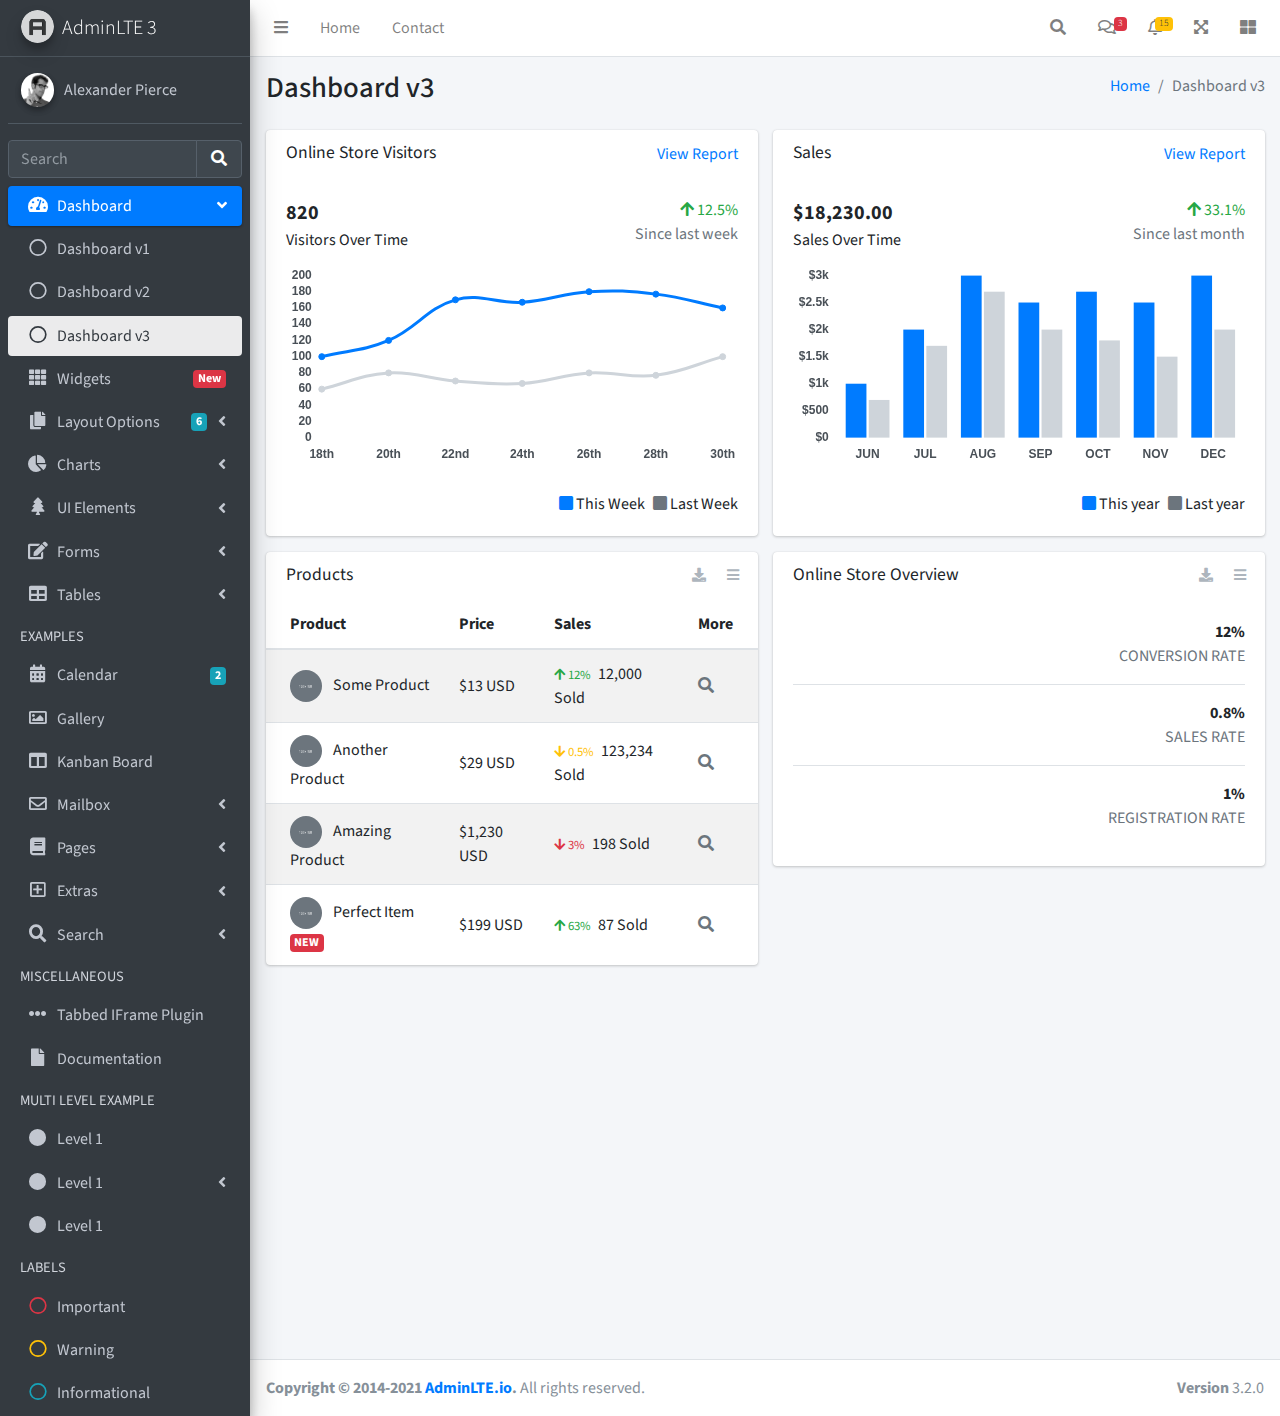
<file: public/AdminLTE-3.2.0/index3.html>
<!DOCTYPE html>
<html lang="en">
<head>
  <meta charset="utf-8">
  <meta name="viewport" content="width=device-width, initial-scale=1">
  <title>AdminLTE 3 | Dashboard 3</title>

  <!-- Google Font: Source Sans Pro -->
  <link rel="stylesheet" href="https://fonts.googleapis.com/css?family=Source+Sans+Pro:300,400,400i,700&display=fallback">
  <!-- Font Awesome Icons -->
  <link rel="stylesheet" href="plugins/fontawesome-free/css/all.min.css">
  <!-- IonIcons -->
  <link rel="stylesheet" href="https://code.ionicframework.com/ionicons/2.0.1/css/ionicons.min.css">
  <!-- Theme style -->
  <link rel="stylesheet" href="dist/css/adminlte.min.css">
</head>
<!--
`body` tag options:

  Apply one or more of the following classes to to the body tag
  to get the desired effect

  * sidebar-collapse
  * sidebar-mini
-->
<body class="hold-transition sidebar-mini">
<div class="wrapper">
  <!-- Navbar -->
  <nav class="main-header navbar navbar-expand navbar-white navbar-light">
    <!-- Left navbar links -->
    <ul class="navbar-nav">
      <li class="nav-item">
        <a class="nav-link" data-widget="pushmenu" href="#" role="button"><i class="fas fa-bars"></i></a>
      </li>
      <li class="nav-item d-none d-sm-inline-block">
        <a href="index3.html" class="nav-link">Home</a>
      </li>
      <li class="nav-item d-none d-sm-inline-block">
        <a href="#" class="nav-link">Contact</a>
      </li>
    </ul>

    <!-- Right navbar links -->
    <ul class="navbar-nav ml-auto">
      <!-- Navbar Search -->
      <li class="nav-item">
        <a class="nav-link" data-widget="navbar-search" href="#" role="button">
          <i class="fas fa-search"></i>
        </a>
        <div class="navbar-search-block">
          <form class="form-inline">
            <div class="input-group input-group-sm">
              <input class="form-control form-control-navbar" type="search" placeholder="Search" aria-label="Search">
              <div class="input-group-append">
                <button class="btn btn-navbar" type="submit">
                  <i class="fas fa-search"></i>
                </button>
                <button class="btn btn-navbar" type="button" data-widget="navbar-search">
                  <i class="fas fa-times"></i>
                </button>
              </div>
            </div>
          </form>
        </div>
      </li>

      <!-- Messages Dropdown Menu -->
      <li class="nav-item dropdown">
        <a class="nav-link" data-toggle="dropdown" href="#">
          <i class="far fa-comments"></i>
          <span class="badge badge-danger navbar-badge">3</span>
        </a>
        <div class="dropdown-menu dropdown-menu-lg dropdown-menu-right">
          <a href="#" class="dropdown-item">
            <!-- Message Start -->
            <div class="media">
              <img src="dist/img/user1-128x128.jpg" alt="User Avatar" class="img-size-50 mr-3 img-circle">
              <div class="media-body">
                <h3 class="dropdown-item-title">
                  Brad Diesel
                  <span class="float-right text-sm text-danger"><i class="fas fa-star"></i></span>
                </h3>
                <p class="text-sm">Call me whenever you can...</p>
                <p class="text-sm text-muted"><i class="far fa-clock mr-1"></i> 4 Hours Ago</p>
              </div>
            </div>
            <!-- Message End -->
          </a>
          <div class="dropdown-divider"></div>
          <a href="#" class="dropdown-item">
            <!-- Message Start -->
            <div class="media">
              <img src="dist/img/user8-128x128.jpg" alt="User Avatar" class="img-size-50 img-circle mr-3">
              <div class="media-body">
                <h3 class="dropdown-item-title">
                  John Pierce
                  <span class="float-right text-sm text-muted"><i class="fas fa-star"></i></span>
                </h3>
                <p class="text-sm">I got your message bro</p>
                <p class="text-sm text-muted"><i class="far fa-clock mr-1"></i> 4 Hours Ago</p>
              </div>
            </div>
            <!-- Message End -->
          </a>
          <div class="dropdown-divider"></div>
          <a href="#" class="dropdown-item">
            <!-- Message Start -->
            <div class="media">
              <img src="dist/img/user3-128x128.jpg" alt="User Avatar" class="img-size-50 img-circle mr-3">
              <div class="media-body">
                <h3 class="dropdown-item-title">
                  Nora Silvester
                  <span class="float-right text-sm text-warning"><i class="fas fa-star"></i></span>
                </h3>
                <p class="text-sm">The subject goes here</p>
                <p class="text-sm text-muted"><i class="far fa-clock mr-1"></i> 4 Hours Ago</p>
              </div>
            </div>
            <!-- Message End -->
          </a>
          <div class="dropdown-divider"></div>
          <a href="#" class="dropdown-item dropdown-footer">See All Messages</a>
        </div>
      </li>
      <!-- Notifications Dropdown Menu -->
      <li class="nav-item dropdown">
        <a class="nav-link" data-toggle="dropdown" href="#">
          <i class="far fa-bell"></i>
          <span class="badge badge-warning navbar-badge">15</span>
        </a>
        <div class="dropdown-menu dropdown-menu-lg dropdown-menu-right">
          <span class="dropdown-item dropdown-header">15 Notifications</span>
          <div class="dropdown-divider"></div>
          <a href="#" class="dropdown-item">
            <i class="fas fa-envelope mr-2"></i> 4 new messages
            <span class="float-right text-muted text-sm">3 mins</span>
          </a>
          <div class="dropdown-divider"></div>
          <a href="#" class="dropdown-item">
            <i class="fas fa-users mr-2"></i> 8 friend requests
            <span class="float-right text-muted text-sm">12 hours</span>
          </a>
          <div class="dropdown-divider"></div>
          <a href="#" class="dropdown-item">
            <i class="fas fa-file mr-2"></i> 3 new reports
            <span class="float-right text-muted text-sm">2 days</span>
          </a>
          <div class="dropdown-divider"></div>
          <a href="#" class="dropdown-item dropdown-footer">See All Notifications</a>
        </div>
      </li>
      <li class="nav-item">
        <a class="nav-link" data-widget="fullscreen" href="#" role="button">
          <i class="fas fa-expand-arrows-alt"></i>
        </a>
      </li>
      <li class="nav-item">
        <a class="nav-link" data-widget="control-sidebar" data-slide="true" href="#" role="button">
          <i class="fas fa-th-large"></i>
        </a>
      </li>
    </ul>
  </nav>
  <!-- /.navbar -->

  <!-- Main Sidebar Container -->
  <aside class="main-sidebar sidebar-dark-primary elevation-4">
    <!-- Brand Logo -->
    <a href="index3.html" class="brand-link">
      <img src="dist/img/AdminLTELogo.png" alt="AdminLTE Logo" class="brand-image img-circle elevation-3" style="opacity: .8">
      <span class="brand-text font-weight-light">AdminLTE 3</span>
    </a>

    <!-- Sidebar -->
    <div class="sidebar">
      <!-- Sidebar user panel (optional) -->
      <div class="user-panel mt-3 pb-3 mb-3 d-flex">
        <div class="image">
          <img src="dist/img/user2-160x160.jpg" class="img-circle elevation-2" alt="User Image">
        </div>
        <div class="info">
          <a href="#" class="d-block">Alexander Pierce</a>
        </div>
      </div>

      <!-- SidebarSearch Form -->
      <div class="form-inline">
        <div class="input-group" data-widget="sidebar-search">
          <input class="form-control form-control-sidebar" type="search" placeholder="Search" aria-label="Search">
          <div class="input-group-append">
            <button class="btn btn-sidebar">
              <i class="fas fa-search fa-fw"></i>
            </button>
          </div>
        </div>
      </div>

      <!-- Sidebar Menu -->
      <nav class="mt-2">
        <ul class="nav nav-pills nav-sidebar flex-column" data-widget="treeview" role="menu" data-accordion="false">
          <!-- Add icons to the links using the .nav-icon class
               with font-awesome or any other icon font library -->
          <li class="nav-item menu-open">
            <a href="#" class="nav-link active">
              <i class="nav-icon fas fa-tachometer-alt"></i>
              <p>
                Dashboard
                <i class="right fas fa-angle-left"></i>
              </p>
            </a>
            <ul class="nav nav-treeview">
              <li class="nav-item">
                <a href="./index.html" class="nav-link">
                  <i class="far fa-circle nav-icon"></i>
                  <p>Dashboard v1</p>
                </a>
              </li>
              <li class="nav-item">
                <a href="./index2.html" class="nav-link">
                  <i class="far fa-circle nav-icon"></i>
                  <p>Dashboard v2</p>
                </a>
              </li>
              <li class="nav-item">
                <a href="./index3.html" class="nav-link active">
                  <i class="far fa-circle nav-icon"></i>
                  <p>Dashboard v3</p>
                </a>
              </li>
            </ul>
          </li>
          <li class="nav-item">
            <a href="pages/widgets.html" class="nav-link">
              <i class="nav-icon fas fa-th"></i>
              <p>
                Widgets
                <span class="right badge badge-danger">New</span>
              </p>
            </a>
          </li>
          <li class="nav-item">
            <a href="#" class="nav-link">
              <i class="nav-icon fas fa-copy"></i>
              <p>
                Layout Options
                <i class="fas fa-angle-left right"></i>
                <span class="badge badge-info right">6</span>
              </p>
            </a>
            <ul class="nav nav-treeview">
              <li class="nav-item">
                <a href="pages/layout/top-nav.html" class="nav-link">
                  <i class="far fa-circle nav-icon"></i>
                  <p>Top Navigation</p>
                </a>
              </li>
              <li class="nav-item">
                <a href="pages/layout/top-nav-sidebar.html" class="nav-link">
                  <i class="far fa-circle nav-icon"></i>
                  <p>Top Navigation + Sidebar</p>
                </a>
              </li>
              <li class="nav-item">
                <a href="pages/layout/boxed.html" class="nav-link">
                  <i class="far fa-circle nav-icon"></i>
                  <p>Boxed</p>
                </a>
              </li>
              <li class="nav-item">
                <a href="pages/layout/fixed-sidebar.html" class="nav-link">
                  <i class="far fa-circle nav-icon"></i>
                  <p>Fixed Sidebar</p>
                </a>
              </li>
              <li class="nav-item">
                <a href="pages/layout/fixed-sidebar-custom.html" class="nav-link">
                  <i class="far fa-circle nav-icon"></i>
                  <p>Fixed Sidebar <small>+ Custom Area</small></p>
                </a>
              </li>
              <li class="nav-item">
                <a href="pages/layout/fixed-topnav.html" class="nav-link">
                  <i class="far fa-circle nav-icon"></i>
                  <p>Fixed Navbar</p>
                </a>
              </li>
              <li class="nav-item">
                <a href="pages/layout/fixed-footer.html" class="nav-link">
                  <i class="far fa-circle nav-icon"></i>
                  <p>Fixed Footer</p>
                </a>
              </li>
              <li class="nav-item">
                <a href="pages/layout/collapsed-sidebar.html" class="nav-link">
                  <i class="far fa-circle nav-icon"></i>
                  <p>Collapsed Sidebar</p>
                </a>
              </li>
            </ul>
          </li>
          <li class="nav-item">
            <a href="#" class="nav-link">
              <i class="nav-icon fas fa-chart-pie"></i>
              <p>
                Charts
                <i class="right fas fa-angle-left"></i>
              </p>
            </a>
            <ul class="nav nav-treeview">
              <li class="nav-item">
                <a href="pages/charts/chartjs.html" class="nav-link">
                  <i class="far fa-circle nav-icon"></i>
                  <p>ChartJS</p>
                </a>
              </li>
              <li class="nav-item">
                <a href="pages/charts/flot.html" class="nav-link">
                  <i class="far fa-circle nav-icon"></i>
                  <p>Flot</p>
                </a>
              </li>
              <li class="nav-item">
                <a href="pages/charts/inline.html" class="nav-link">
                  <i class="far fa-circle nav-icon"></i>
                  <p>Inline</p>
                </a>
              </li>
              <li class="nav-item">
                <a href="pages/charts/uplot.html" class="nav-link">
                  <i class="far fa-circle nav-icon"></i>
                  <p>uPlot</p>
                </a>
              </li>
            </ul>
          </li>
          <li class="nav-item">
            <a href="#" class="nav-link">
              <i class="nav-icon fas fa-tree"></i>
              <p>
                UI Elements
                <i class="fas fa-angle-left right"></i>
              </p>
            </a>
            <ul class="nav nav-treeview">
              <li class="nav-item">
                <a href="pages/UI/general.html" class="nav-link">
                  <i class="far fa-circle nav-icon"></i>
                  <p>General</p>
                </a>
              </li>
              <li class="nav-item">
                <a href="pages/UI/icons.html" class="nav-link">
                  <i class="far fa-circle nav-icon"></i>
                  <p>Icons</p>
                </a>
              </li>
              <li class="nav-item">
                <a href="pages/UI/buttons.html" class="nav-link">
                  <i class="far fa-circle nav-icon"></i>
                  <p>Buttons</p>
                </a>
              </li>
              <li class="nav-item">
                <a href="pages/UI/sliders.html" class="nav-link">
                  <i class="far fa-circle nav-icon"></i>
                  <p>Sliders</p>
                </a>
              </li>
              <li class="nav-item">
                <a href="pages/UI/modals.html" class="nav-link">
                  <i class="far fa-circle nav-icon"></i>
                  <p>Modals & Alerts</p>
                </a>
              </li>
              <li class="nav-item">
                <a href="pages/UI/navbar.html" class="nav-link">
                  <i class="far fa-circle nav-icon"></i>
                  <p>Navbar & Tabs</p>
                </a>
              </li>
              <li class="nav-item">
                <a href="pages/UI/timeline.html" class="nav-link">
                  <i class="far fa-circle nav-icon"></i>
                  <p>Timeline</p>
                </a>
              </li>
              <li class="nav-item">
                <a href="pages/UI/ribbons.html" class="nav-link">
                  <i class="far fa-circle nav-icon"></i>
                  <p>Ribbons</p>
                </a>
              </li>
            </ul>
          </li>
          <li class="nav-item">
            <a href="#" class="nav-link">
              <i class="nav-icon fas fa-edit"></i>
              <p>
                Forms
                <i class="fas fa-angle-left right"></i>
              </p>
            </a>
            <ul class="nav nav-treeview">
              <li class="nav-item">
                <a href="pages/forms/general.html" class="nav-link">
                  <i class="far fa-circle nav-icon"></i>
                  <p>General Elements</p>
                </a>
              </li>
              <li class="nav-item">
                <a href="pages/forms/advanced.html" class="nav-link">
                  <i class="far fa-circle nav-icon"></i>
                  <p>Advanced Elements</p>
                </a>
              </li>
              <li class="nav-item">
                <a href="pages/forms/editors.html" class="nav-link">
                  <i class="far fa-circle nav-icon"></i>
                  <p>Editors</p>
                </a>
              </li>
              <li class="nav-item">
                <a href="pages/forms/validation.html" class="nav-link">
                  <i class="far fa-circle nav-icon"></i>
                  <p>Validation</p>
                </a>
              </li>
            </ul>
          </li>
          <li class="nav-item">
            <a href="#" class="nav-link">
              <i class="nav-icon fas fa-table"></i>
              <p>
                Tables
                <i class="fas fa-angle-left right"></i>
              </p>
            </a>
            <ul class="nav nav-treeview">
              <li class="nav-item">
                <a href="pages/tables/simple.html" class="nav-link">
                  <i class="far fa-circle nav-icon"></i>
                  <p>Simple Tables</p>
                </a>
              </li>
              <li class="nav-item">
                <a href="pages/tables/data.html" class="nav-link">
                  <i class="far fa-circle nav-icon"></i>
                  <p>DataTables</p>
                </a>
              </li>
              <li class="nav-item">
                <a href="pages/tables/jsgrid.html" class="nav-link">
                  <i class="far fa-circle nav-icon"></i>
                  <p>jsGrid</p>
                </a>
              </li>
            </ul>
          </li>
          <li class="nav-header">EXAMPLES</li>
          <li class="nav-item">
            <a href="pages/calendar.html" class="nav-link">
              <i class="nav-icon fas fa-calendar-alt"></i>
              <p>
                Calendar
                <span class="badge badge-info right">2</span>
              </p>
            </a>
          </li>
          <li class="nav-item">
            <a href="pages/gallery.html" class="nav-link">
              <i class="nav-icon far fa-image"></i>
              <p>
                Gallery
              </p>
            </a>
          </li>
          <li class="nav-item">
            <a href="pages/kanban.html" class="nav-link">
              <i class="nav-icon fas fa-columns"></i>
              <p>
                Kanban Board
              </p>
            </a>
          </li>
          <li class="nav-item">
            <a href="#" class="nav-link">
              <i class="nav-icon far fa-envelope"></i>
              <p>
                Mailbox
                <i class="fas fa-angle-left right"></i>
              </p>
            </a>
            <ul class="nav nav-treeview">
              <li class="nav-item">
                <a href="pages/mailbox/mailbox.html" class="nav-link">
                  <i class="far fa-circle nav-icon"></i>
                  <p>Inbox</p>
                </a>
              </li>
              <li class="nav-item">
                <a href="pages/mailbox/compose.html" class="nav-link">
                  <i class="far fa-circle nav-icon"></i>
                  <p>Compose</p>
                </a>
              </li>
              <li class="nav-item">
                <a href="pages/mailbox/read-mail.html" class="nav-link">
                  <i class="far fa-circle nav-icon"></i>
                  <p>Read</p>
                </a>
              </li>
            </ul>
          </li>
          <li class="nav-item">
            <a href="#" class="nav-link">
              <i class="nav-icon fas fa-book"></i>
              <p>
                Pages
                <i class="fas fa-angle-left right"></i>
              </p>
            </a>
            <ul class="nav nav-treeview">
              <li class="nav-item">
                <a href="pages/examples/invoice.html" class="nav-link">
                  <i class="far fa-circle nav-icon"></i>
                  <p>Invoice</p>
                </a>
              </li>
              <li class="nav-item">
                <a href="pages/examples/profile.html" class="nav-link">
                  <i class="far fa-circle nav-icon"></i>
                  <p>Profile</p>
                </a>
              </li>
              <li class="nav-item">
                <a href="pages/examples/e-commerce.html" class="nav-link">
                  <i class="far fa-circle nav-icon"></i>
                  <p>E-commerce</p>
                </a>
              </li>
              <li class="nav-item">
                <a href="pages/examples/projects.html" class="nav-link">
                  <i class="far fa-circle nav-icon"></i>
                  <p>Projects</p>
                </a>
              </li>
              <li class="nav-item">
                <a href="pages/examples/project-add.html" class="nav-link">
                  <i class="far fa-circle nav-icon"></i>
                  <p>Project Add</p>
                </a>
              </li>
              <li class="nav-item">
                <a href="pages/examples/project-edit.html" class="nav-link">
                  <i class="far fa-circle nav-icon"></i>
                  <p>Project Edit</p>
                </a>
              </li>
              <li class="nav-item">
                <a href="pages/examples/project-detail.html" class="nav-link">
                  <i class="far fa-circle nav-icon"></i>
                  <p>Project Detail</p>
                </a>
              </li>
              <li class="nav-item">
                <a href="pages/examples/contacts.html" class="nav-link">
                  <i class="far fa-circle nav-icon"></i>
                  <p>Contacts</p>
                </a>
              </li>
              <li class="nav-item">
                <a href="pages/examples/faq.html" class="nav-link">
                  <i class="far fa-circle nav-icon"></i>
                  <p>FAQ</p>
                </a>
              </li>
              <li class="nav-item">
                <a href="pages/examples/contact-us.html" class="nav-link">
                  <i class="far fa-circle nav-icon"></i>
                  <p>Contact us</p>
                </a>
              </li>
            </ul>
          </li>
          <li class="nav-item">
            <a href="#" class="nav-link">
              <i class="nav-icon far fa-plus-square"></i>
              <p>
                Extras
                <i class="fas fa-angle-left right"></i>
              </p>
            </a>
            <ul class="nav nav-treeview">
              <li class="nav-item">
                <a href="#" class="nav-link">
                  <i class="far fa-circle nav-icon"></i>
                  <p>
                    Login & Register v1
                    <i class="fas fa-angle-left right"></i>
                  </p>
                </a>
                <ul class="nav nav-treeview">
                  <li class="nav-item">
                    <a href="pages/examples/login.html" class="nav-link">
                      <i class="far fa-circle nav-icon"></i>
                      <p>Login v1</p>
                    </a>
                  </li>
                  <li class="nav-item">
                    <a href="pages/examples/register.html" class="nav-link">
                      <i class="far fa-circle nav-icon"></i>
                      <p>Register v1</p>
                    </a>
                  </li>
                  <li class="nav-item">
                    <a href="pages/examples/forgot-password.html" class="nav-link">
                      <i class="far fa-circle nav-icon"></i>
                      <p>Forgot Password v1</p>
                    </a>
                  </li>
                  <li class="nav-item">
                    <a href="pages/examples/recover-password.html" class="nav-link">
                      <i class="far fa-circle nav-icon"></i>
                      <p>Recover Password v1</p>
                    </a>
                  </li>
                </ul>
              </li>
              <li class="nav-item">
                <a href="#" class="nav-link">
                  <i class="far fa-circle nav-icon"></i>
                  <p>
                    Login & Register v2
                    <i class="fas fa-angle-left right"></i>
                  </p>
                </a>
                <ul class="nav nav-treeview">
                  <li class="nav-item">
                    <a href="pages/examples/login-v2.html" class="nav-link">
                      <i class="far fa-circle nav-icon"></i>
                      <p>Login v2</p>
                    </a>
                  </li>
                  <li class="nav-item">
                    <a href="pages/examples/register-v2.html" class="nav-link">
                      <i class="far fa-circle nav-icon"></i>
                      <p>Register v2</p>
                    </a>
                  </li>
                  <li class="nav-item">
                    <a href="pages/examples/forgot-password-v2.html" class="nav-link">
                      <i class="far fa-circle nav-icon"></i>
                      <p>Forgot Password v2</p>
                    </a>
                  </li>
                  <li class="nav-item">
                    <a href="pages/examples/recover-password-v2.html" class="nav-link">
                      <i class="far fa-circle nav-icon"></i>
                      <p>Recover Password v2</p>
                    </a>
                  </li>
                </ul>
              </li>
              <li class="nav-item">
                <a href="pages/examples/lockscreen.html" class="nav-link">
                  <i class="far fa-circle nav-icon"></i>
                  <p>Lockscreen</p>
                </a>
              </li>
              <li class="nav-item">
                <a href="pages/examples/legacy-user-menu.html" class="nav-link">
                  <i class="far fa-circle nav-icon"></i>
                  <p>Legacy User Menu</p>
                </a>
              </li>
              <li class="nav-item">
                <a href="pages/examples/language-menu.html" class="nav-link">
                  <i class="far fa-circle nav-icon"></i>
                  <p>Language Menu</p>
                </a>
              </li>
              <li class="nav-item">
                <a href="pages/examples/404.html" class="nav-link">
                  <i class="far fa-circle nav-icon"></i>
                  <p>Error 404</p>
                </a>
              </li>
              <li class="nav-item">
                <a href="pages/examples/500.html" class="nav-link">
                  <i class="far fa-circle nav-icon"></i>
                  <p>Error 500</p>
                </a>
              </li>
              <li class="nav-item">
                <a href="pages/examples/pace.html" class="nav-link">
                  <i class="far fa-circle nav-icon"></i>
                  <p>Pace</p>
                </a>
              </li>
              <li class="nav-item">
                <a href="pages/examples/blank.html" class="nav-link">
                  <i class="far fa-circle nav-icon"></i>
                  <p>Blank Page</p>
                </a>
              </li>
              <li class="nav-item">
                <a href="starter.html" class="nav-link">
                  <i class="far fa-circle nav-icon"></i>
                  <p>Starter Page</p>
                </a>
              </li>
            </ul>
          </li>
          <li class="nav-item">
            <a href="#" class="nav-link">
              <i class="nav-icon fas fa-search"></i>
              <p>
                Search
                <i class="fas fa-angle-left right"></i>
              </p>
            </a>
            <ul class="nav nav-treeview">
              <li class="nav-item">
                <a href="pages/search/simple.html" class="nav-link">
                  <i class="far fa-circle nav-icon"></i>
                  <p>Simple Search</p>
                </a>
              </li>
              <li class="nav-item">
                <a href="pages/search/enhanced.html" class="nav-link">
                  <i class="far fa-circle nav-icon"></i>
                  <p>Enhanced</p>
                </a>
              </li>
            </ul>
          </li>
          <li class="nav-header">MISCELLANEOUS</li>
          <li class="nav-item">
            <a href="iframe.html" class="nav-link">
              <i class="nav-icon fas fa-ellipsis-h"></i>
              <p>Tabbed IFrame Plugin</p>
            </a>
          </li>
          <li class="nav-item">
            <a href="https://adminlte.io/docs/3.1/" class="nav-link">
              <i class="nav-icon fas fa-file"></i>
              <p>Documentation</p>
            </a>
          </li>
          <li class="nav-header">MULTI LEVEL EXAMPLE</li>
          <li class="nav-item">
            <a href="#" class="nav-link">
              <i class="fas fa-circle nav-icon"></i>
              <p>Level 1</p>
            </a>
          </li>
          <li class="nav-item">
            <a href="#" class="nav-link">
              <i class="nav-icon fas fa-circle"></i>
              <p>
                Level 1
                <i class="right fas fa-angle-left"></i>
              </p>
            </a>
            <ul class="nav nav-treeview">
              <li class="nav-item">
                <a href="#" class="nav-link">
                  <i class="far fa-circle nav-icon"></i>
                  <p>Level 2</p>
                </a>
              </li>
              <li class="nav-item">
                <a href="#" class="nav-link">
                  <i class="far fa-circle nav-icon"></i>
                  <p>
                    Level 2
                    <i class="right fas fa-angle-left"></i>
                  </p>
                </a>
                <ul class="nav nav-treeview">
                  <li class="nav-item">
                    <a href="#" class="nav-link">
                      <i class="far fa-dot-circle nav-icon"></i>
                      <p>Level 3</p>
                    </a>
                  </li>
                  <li class="nav-item">
                    <a href="#" class="nav-link">
                      <i class="far fa-dot-circle nav-icon"></i>
                      <p>Level 3</p>
                    </a>
                  </li>
                  <li class="nav-item">
                    <a href="#" class="nav-link">
                      <i class="far fa-dot-circle nav-icon"></i>
                      <p>Level 3</p>
                    </a>
                  </li>
                </ul>
              </li>
              <li class="nav-item">
                <a href="#" class="nav-link">
                  <i class="far fa-circle nav-icon"></i>
                  <p>Level 2</p>
                </a>
              </li>
            </ul>
          </li>
          <li class="nav-item">
            <a href="#" class="nav-link">
              <i class="fas fa-circle nav-icon"></i>
              <p>Level 1</p>
            </a>
          </li>
          <li class="nav-header">LABELS</li>
          <li class="nav-item">
            <a href="#" class="nav-link">
              <i class="nav-icon far fa-circle text-danger"></i>
              <p class="text">Important</p>
            </a>
          </li>
          <li class="nav-item">
            <a href="#" class="nav-link">
              <i class="nav-icon far fa-circle text-warning"></i>
              <p>Warning</p>
            </a>
          </li>
          <li class="nav-item">
            <a href="#" class="nav-link">
              <i class="nav-icon far fa-circle text-info"></i>
              <p>Informational</p>
            </a>
          </li>
        </ul>
      </nav>
      <!-- /.sidebar-menu -->
    </div>
    <!-- /.sidebar -->
  </aside>

  <!-- Content Wrapper. Contains page content -->
  <div class="content-wrapper">
    <!-- Content Header (Page header) -->
    <div class="content-header">
      <div class="container-fluid">
        <div class="row mb-2">
          <div class="col-sm-6">
            <h1 class="m-0">Dashboard v3</h1>
          </div><!-- /.col -->
          <div class="col-sm-6">
            <ol class="breadcrumb float-sm-right">
              <li class="breadcrumb-item"><a href="#">Home</a></li>
              <li class="breadcrumb-item active">Dashboard v3</li>
            </ol>
          </div><!-- /.col -->
        </div><!-- /.row -->
      </div><!-- /.container-fluid -->
    </div>
    <!-- /.content-header -->

    <!-- Main content -->
    <div class="content">
      <div class="container-fluid">
        <div class="row">
          <div class="col-lg-6">
            <div class="card">
              <div class="card-header border-0">
                <div class="d-flex justify-content-between">
                  <h3 class="card-title">Online Store Visitors</h3>
                  <a href="javascript:void(0);">View Report</a>
                </div>
              </div>
              <div class="card-body">
                <div class="d-flex">
                  <p class="d-flex flex-column">
                    <span class="text-bold text-lg">820</span>
                    <span>Visitors Over Time</span>
                  </p>
                  <p class="ml-auto d-flex flex-column text-right">
                    <span class="text-success">
                      <i class="fas fa-arrow-up"></i> 12.5%
                    </span>
                    <span class="text-muted">Since last week</span>
                  </p>
                </div>
                <!-- /.d-flex -->

                <div class="position-relative mb-4">
                  <canvas id="visitors-chart" height="200"></canvas>
                </div>

                <div class="d-flex flex-row justify-content-end">
                  <span class="mr-2">
                    <i class="fas fa-square text-primary"></i> This Week
                  </span>

                  <span>
                    <i class="fas fa-square text-gray"></i> Last Week
                  </span>
                </div>
              </div>
            </div>
            <!-- /.card -->

            <div class="card">
              <div class="card-header border-0">
                <h3 class="card-title">Products</h3>
                <div class="card-tools">
                  <a href="#" class="btn btn-tool btn-sm">
                    <i class="fas fa-download"></i>
                  </a>
                  <a href="#" class="btn btn-tool btn-sm">
                    <i class="fas fa-bars"></i>
                  </a>
                </div>
              </div>
              <div class="card-body table-responsive p-0">
                <table class="table table-striped table-valign-middle">
                  <thead>
                  <tr>
                    <th>Product</th>
                    <th>Price</th>
                    <th>Sales</th>
                    <th>More</th>
                  </tr>
                  </thead>
                  <tbody>
                  <tr>
                    <td>
                      <img src="dist/img/default-150x150.png" alt="Product 1" class="img-circle img-size-32 mr-2">
                      Some Product
                    </td>
                    <td>$13 USD</td>
                    <td>
                      <small class="text-success mr-1">
                        <i class="fas fa-arrow-up"></i>
                        12%
                      </small>
                      12,000 Sold
                    </td>
                    <td>
                      <a href="#" class="text-muted">
                        <i class="fas fa-search"></i>
                      </a>
                    </td>
                  </tr>
                  <tr>
                    <td>
                      <img src="dist/img/default-150x150.png" alt="Product 1" class="img-circle img-size-32 mr-2">
                      Another Product
                    </td>
                    <td>$29 USD</td>
                    <td>
                      <small class="text-warning mr-1">
                        <i class="fas fa-arrow-down"></i>
                        0.5%
                      </small>
                      123,234 Sold
                    </td>
                    <td>
                      <a href="#" class="text-muted">
                        <i class="fas fa-search"></i>
                      </a>
                    </td>
                  </tr>
                  <tr>
                    <td>
                      <img src="dist/img/default-150x150.png" alt="Product 1" class="img-circle img-size-32 mr-2">
                      Amazing Product
                    </td>
                    <td>$1,230 USD</td>
                    <td>
                      <small class="text-danger mr-1">
                        <i class="fas fa-arrow-down"></i>
                        3%
                      </small>
                      198 Sold
                    </td>
                    <td>
                      <a href="#" class="text-muted">
                        <i class="fas fa-search"></i>
                      </a>
                    </td>
                  </tr>
                  <tr>
                    <td>
                      <img src="dist/img/default-150x150.png" alt="Product 1" class="img-circle img-size-32 mr-2">
                      Perfect Item
                      <span class="badge bg-danger">NEW</span>
                    </td>
                    <td>$199 USD</td>
                    <td>
                      <small class="text-success mr-1">
                        <i class="fas fa-arrow-up"></i>
                        63%
                      </small>
                      87 Sold
                    </td>
                    <td>
                      <a href="#" class="text-muted">
                        <i class="fas fa-search"></i>
                      </a>
                    </td>
                  </tr>
                  </tbody>
                </table>
              </div>
            </div>
            <!-- /.card -->
          </div>
          <!-- /.col-md-6 -->
          <div class="col-lg-6">
            <div class="card">
              <div class="card-header border-0">
                <div class="d-flex justify-content-between">
                  <h3 class="card-title">Sales</h3>
                  <a href="javascript:void(0);">View Report</a>
                </div>
              </div>
              <div class="card-body">
                <div class="d-flex">
                  <p class="d-flex flex-column">
                    <span class="text-bold text-lg">$18,230.00</span>
                    <span>Sales Over Time</span>
                  </p>
                  <p class="ml-auto d-flex flex-column text-right">
                    <span class="text-success">
                      <i class="fas fa-arrow-up"></i> 33.1%
                    </span>
                    <span class="text-muted">Since last month</span>
                  </p>
                </div>
                <!-- /.d-flex -->

                <div class="position-relative mb-4">
                  <canvas id="sales-chart" height="200"></canvas>
                </div>

                <div class="d-flex flex-row justify-content-end">
                  <span class="mr-2">
                    <i class="fas fa-square text-primary"></i> This year
                  </span>

                  <span>
                    <i class="fas fa-square text-gray"></i> Last year
                  </span>
                </div>
              </div>
            </div>
            <!-- /.card -->

            <div class="card">
              <div class="card-header border-0">
                <h3 class="card-title">Online Store Overview</h3>
                <div class="card-tools">
                  <a href="#" class="btn btn-sm btn-tool">
                    <i class="fas fa-download"></i>
                  </a>
                  <a href="#" class="btn btn-sm btn-tool">
                    <i class="fas fa-bars"></i>
                  </a>
                </div>
              </div>
              <div class="card-body">
                <div class="d-flex justify-content-between align-items-center border-bottom mb-3">
                  <p class="text-success text-xl">
                    <i class="ion ion-ios-refresh-empty"></i>
                  </p>
                  <p class="d-flex flex-column text-right">
                    <span class="font-weight-bold">
                      <i class="ion ion-android-arrow-up text-success"></i> 12%
                    </span>
                    <span class="text-muted">CONVERSION RATE</span>
                  </p>
                </div>
                <!-- /.d-flex -->
                <div class="d-flex justify-content-between align-items-center border-bottom mb-3">
                  <p class="text-warning text-xl">
                    <i class="ion ion-ios-cart-outline"></i>
                  </p>
                  <p class="d-flex flex-column text-right">
                    <span class="font-weight-bold">
                      <i class="ion ion-android-arrow-up text-warning"></i> 0.8%
                    </span>
                    <span class="text-muted">SALES RATE</span>
                  </p>
                </div>
                <!-- /.d-flex -->
                <div class="d-flex justify-content-between align-items-center mb-0">
                  <p class="text-danger text-xl">
                    <i class="ion ion-ios-people-outline"></i>
                  </p>
                  <p class="d-flex flex-column text-right">
                    <span class="font-weight-bold">
                      <i class="ion ion-android-arrow-down text-danger"></i> 1%
                    </span>
                    <span class="text-muted">REGISTRATION RATE</span>
                  </p>
                </div>
                <!-- /.d-flex -->
              </div>
            </div>
          </div>
          <!-- /.col-md-6 -->
        </div>
        <!-- /.row -->
      </div>
      <!-- /.container-fluid -->
    </div>
    <!-- /.content -->
  </div>
  <!-- /.content-wrapper -->

  <!-- Control Sidebar -->
  <aside class="control-sidebar control-sidebar-dark">
    <!-- Control sidebar content goes here -->
  </aside>
  <!-- /.control-sidebar -->

  <!-- Main Footer -->
  <footer class="main-footer">
    <strong>Copyright &copy; 2014-2021 <a href="https://adminlte.io">AdminLTE.io</a>.</strong>
    All rights reserved.
    <div class="float-right d-none d-sm-inline-block">
      <b>Version</b> 3.2.0
    </div>
  </footer>
</div>
<!-- ./wrapper -->

<!-- REQUIRED SCRIPTS -->

<!-- jQuery -->
<script src="plugins/jquery/jquery.min.js"></script>
<!-- Bootstrap -->
<script src="plugins/bootstrap/js/bootstrap.bundle.min.js"></script>
<!-- AdminLTE -->
<script src="dist/js/adminlte.js"></script>

<!-- OPTIONAL SCRIPTS -->
<script src="plugins/chart.js/Chart.min.js"></script>
<!-- AdminLTE for demo purposes -->
<script src="dist/js/demo.js"></script>
<!-- AdminLTE dashboard demo (This is only for demo purposes) -->
<script src="dist/js/pages/dashboard3.js"></script>
</body>
</html>
</file>
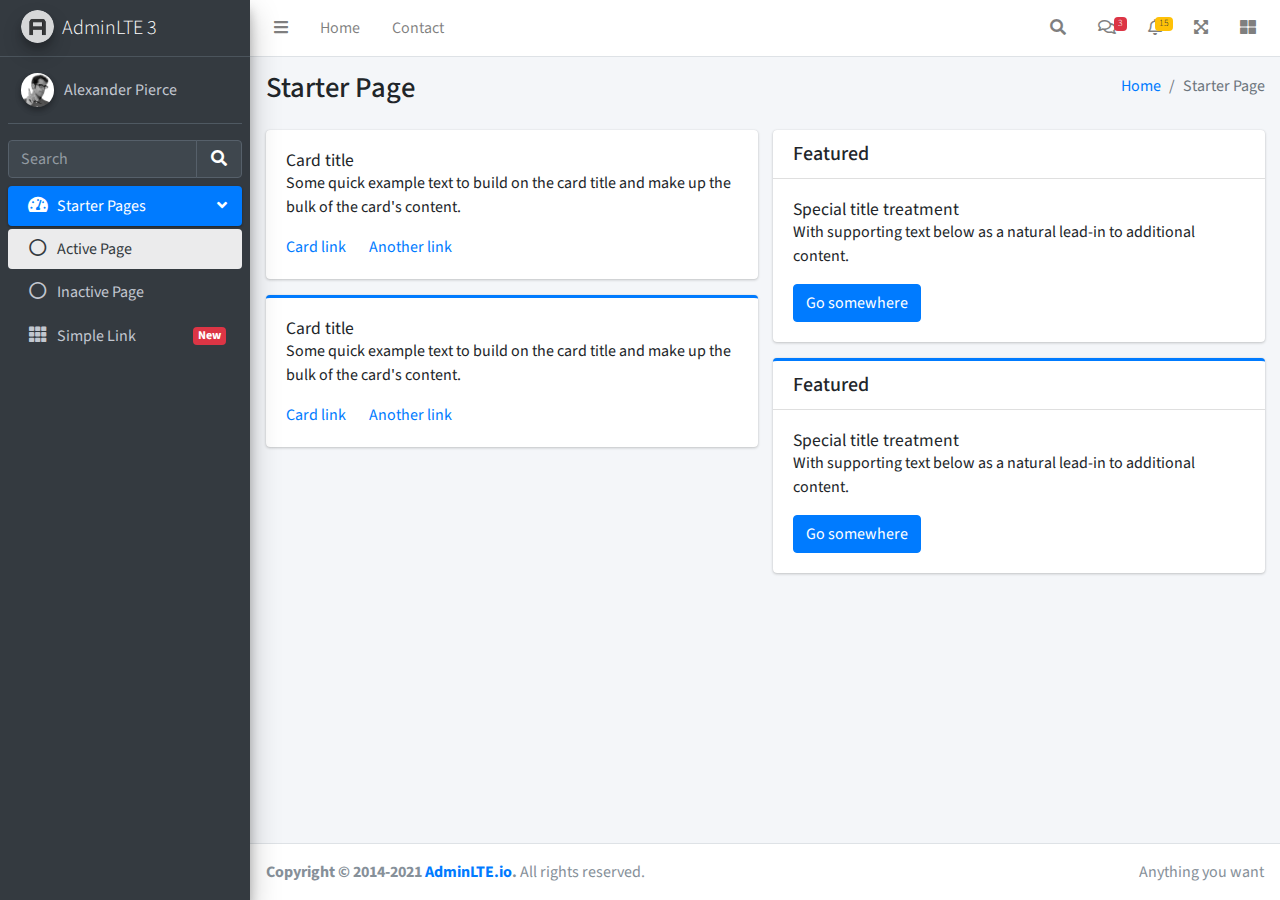
<file: public/AdminLTE-3.2.0/starter.html>
<!DOCTYPE html>
<!--
This is a starter template page. Use this page to start your new project from
scratch. This page gets rid of all links and provides the needed markup only.
-->
<html lang="en">
<head>
  <meta charset="utf-8">
  <meta name="viewport" content="width=device-width, initial-scale=1">
  <title>AdminLTE 3 | Starter</title>

  <!-- Google Font: Source Sans Pro -->
  <link rel="stylesheet" href="https://fonts.googleapis.com/css?family=Source+Sans+Pro:300,400,400i,700&display=fallback">
  <!-- Font Awesome Icons -->
  <link rel="stylesheet" href="plugins/fontawesome-free/css/all.min.css">
  <!-- Theme style -->
  <link rel="stylesheet" href="dist/css/adminlte.min.css">
</head>
<body class="hold-transition sidebar-mini">
<div class="wrapper">

  <!-- Navbar -->
  <nav class="main-header navbar navbar-expand navbar-white navbar-light">
    <!-- Left navbar links -->
    <ul class="navbar-nav">
      <li class="nav-item">
        <a class="nav-link" data-widget="pushmenu" href="#" role="button"><i class="fas fa-bars"></i></a>
      </li>
      <li class="nav-item d-none d-sm-inline-block">
        <a href="index3.html" class="nav-link">Home</a>
      </li>
      <li class="nav-item d-none d-sm-inline-block">
        <a href="#" class="nav-link">Contact</a>
      </li>
    </ul>

    <!-- Right navbar links -->
    <ul class="navbar-nav ml-auto">
      <!-- Navbar Search -->
      <li class="nav-item">
        <a class="nav-link" data-widget="navbar-search" href="#" role="button">
          <i class="fas fa-search"></i>
        </a>
        <div class="navbar-search-block">
          <form class="form-inline">
            <div class="input-group input-group-sm">
              <input class="form-control form-control-navbar" type="search" placeholder="Search" aria-label="Search">
              <div class="input-group-append">
                <button class="btn btn-navbar" type="submit">
                  <i class="fas fa-search"></i>
                </button>
                <button class="btn btn-navbar" type="button" data-widget="navbar-search">
                  <i class="fas fa-times"></i>
                </button>
              </div>
            </div>
          </form>
        </div>
      </li>

      <!-- Messages Dropdown Menu -->
      <li class="nav-item dropdown">
        <a class="nav-link" data-toggle="dropdown" href="#">
          <i class="far fa-comments"></i>
          <span class="badge badge-danger navbar-badge">3</span>
        </a>
        <div class="dropdown-menu dropdown-menu-lg dropdown-menu-right">
          <a href="#" class="dropdown-item">
            <!-- Message Start -->
            <div class="media">
              <img src="dist/img/user1-128x128.jpg" alt="User Avatar" class="img-size-50 mr-3 img-circle">
              <div class="media-body">
                <h3 class="dropdown-item-title">
                  Brad Diesel
                  <span class="float-right text-sm text-danger"><i class="fas fa-star"></i></span>
                </h3>
                <p class="text-sm">Call me whenever you can...</p>
                <p class="text-sm text-muted"><i class="far fa-clock mr-1"></i> 4 Hours Ago</p>
              </div>
            </div>
            <!-- Message End -->
          </a>
          <div class="dropdown-divider"></div>
          <a href="#" class="dropdown-item">
            <!-- Message Start -->
            <div class="media">
              <img src="dist/img/user8-128x128.jpg" alt="User Avatar" class="img-size-50 img-circle mr-3">
              <div class="media-body">
                <h3 class="dropdown-item-title">
                  John Pierce
                  <span class="float-right text-sm text-muted"><i class="fas fa-star"></i></span>
                </h3>
                <p class="text-sm">I got your message bro</p>
                <p class="text-sm text-muted"><i class="far fa-clock mr-1"></i> 4 Hours Ago</p>
              </div>
            </div>
            <!-- Message End -->
          </a>
          <div class="dropdown-divider"></div>
          <a href="#" class="dropdown-item">
            <!-- Message Start -->
            <div class="media">
              <img src="dist/img/user3-128x128.jpg" alt="User Avatar" class="img-size-50 img-circle mr-3">
              <div class="media-body">
                <h3 class="dropdown-item-title">
                  Nora Silvester
                  <span class="float-right text-sm text-warning"><i class="fas fa-star"></i></span>
                </h3>
                <p class="text-sm">The subject goes here</p>
                <p class="text-sm text-muted"><i class="far fa-clock mr-1"></i> 4 Hours Ago</p>
              </div>
            </div>
            <!-- Message End -->
          </a>
          <div class="dropdown-divider"></div>
          <a href="#" class="dropdown-item dropdown-footer">See All Messages</a>
        </div>
      </li>
      <!-- Notifications Dropdown Menu -->
      <li class="nav-item dropdown">
        <a class="nav-link" data-toggle="dropdown" href="#">
          <i class="far fa-bell"></i>
          <span class="badge badge-warning navbar-badge">15</span>
        </a>
        <div class="dropdown-menu dropdown-menu-lg dropdown-menu-right">
          <span class="dropdown-header">15 Notifications</span>
          <div class="dropdown-divider"></div>
          <a href="#" class="dropdown-item">
            <i class="fas fa-envelope mr-2"></i> 4 new messages
            <span class="float-right text-muted text-sm">3 mins</span>
          </a>
          <div class="dropdown-divider"></div>
          <a href="#" class="dropdown-item">
            <i class="fas fa-users mr-2"></i> 8 friend requests
            <span class="float-right text-muted text-sm">12 hours</span>
          </a>
          <div class="dropdown-divider"></div>
          <a href="#" class="dropdown-item">
            <i class="fas fa-file mr-2"></i> 3 new reports
            <span class="float-right text-muted text-sm">2 days</span>
          </a>
          <div class="dropdown-divider"></div>
          <a href="#" class="dropdown-item dropdown-footer">See All Notifications</a>
        </div>
      </li>
      <li class="nav-item">
        <a class="nav-link" data-widget="fullscreen" href="#" role="button">
          <i class="fas fa-expand-arrows-alt"></i>
        </a>
      </li>
      <li class="nav-item">
        <a class="nav-link" data-widget="control-sidebar" data-slide="true" href="#" role="button">
          <i class="fas fa-th-large"></i>
        </a>
      </li>
    </ul>
  </nav>
  <!-- /.navbar -->

  <!-- Main Sidebar Container -->
  <aside class="main-sidebar sidebar-dark-primary elevation-4">
    <!-- Brand Logo -->
    <a href="index3.html" class="brand-link">
      <img src="dist/img/AdminLTELogo.png" alt="AdminLTE Logo" class="brand-image img-circle elevation-3" style="opacity: .8">
      <span class="brand-text font-weight-light">AdminLTE 3</span>
    </a>

    <!-- Sidebar -->
    <div class="sidebar">
      <!-- Sidebar user panel (optional) -->
      <div class="user-panel mt-3 pb-3 mb-3 d-flex">
        <div class="image">
          <img src="dist/img/user2-160x160.jpg" class="img-circle elevation-2" alt="User Image">
        </div>
        <div class="info">
          <a href="#" class="d-block">Alexander Pierce</a>
        </div>
      </div>

      <!-- SidebarSearch Form -->
      <div class="form-inline">
        <div class="input-group" data-widget="sidebar-search">
          <input class="form-control form-control-sidebar" type="search" placeholder="Search" aria-label="Search">
          <div class="input-group-append">
            <button class="btn btn-sidebar">
              <i class="fas fa-search fa-fw"></i>
            </button>
          </div>
        </div>
      </div>

      <!-- Sidebar Menu -->
      <nav class="mt-2">
        <ul class="nav nav-pills nav-sidebar flex-column" data-widget="treeview" role="menu" data-accordion="false">
          <!-- Add icons to the links using the .nav-icon class
               with font-awesome or any other icon font library -->
          <li class="nav-item menu-open">
            <a href="#" class="nav-link active">
              <i class="nav-icon fas fa-tachometer-alt"></i>
              <p>
                Starter Pages
                <i class="right fas fa-angle-left"></i>
              </p>
            </a>
            <ul class="nav nav-treeview">
              <li class="nav-item">
                <a href="#" class="nav-link active">
                  <i class="far fa-circle nav-icon"></i>
                  <p>Active Page</p>
                </a>
              </li>
              <li class="nav-item">
                <a href="#" class="nav-link">
                  <i class="far fa-circle nav-icon"></i>
                  <p>Inactive Page</p>
                </a>
              </li>
            </ul>
          </li>
          <li class="nav-item">
            <a href="#" class="nav-link">
              <i class="nav-icon fas fa-th"></i>
              <p>
                Simple Link
                <span class="right badge badge-danger">New</span>
              </p>
            </a>
          </li>
        </ul>
      </nav>
      <!-- /.sidebar-menu -->
    </div>
    <!-- /.sidebar -->
  </aside>

  <!-- Content Wrapper. Contains page content -->
  <div class="content-wrapper">
    <!-- Content Header (Page header) -->
    <div class="content-header">
      <div class="container-fluid">
        <div class="row mb-2">
          <div class="col-sm-6">
            <h1 class="m-0">Starter Page</h1>
          </div><!-- /.col -->
          <div class="col-sm-6">
            <ol class="breadcrumb float-sm-right">
              <li class="breadcrumb-item"><a href="#">Home</a></li>
              <li class="breadcrumb-item active">Starter Page</li>
            </ol>
          </div><!-- /.col -->
        </div><!-- /.row -->
      </div><!-- /.container-fluid -->
    </div>
    <!-- /.content-header -->

    <!-- Main content -->
    <div class="content">
      <div class="container-fluid">
        <div class="row">
          <div class="col-lg-6">
            <div class="card">
              <div class="card-body">
                <h5 class="card-title">Card title</h5>

                <p class="card-text">
                  Some quick example text to build on the card title and make up the bulk of the card's
                  content.
                </p>

                <a href="#" class="card-link">Card link</a>
                <a href="#" class="card-link">Another link</a>
              </div>
            </div>

            <div class="card card-primary card-outline">
              <div class="card-body">
                <h5 class="card-title">Card title</h5>

                <p class="card-text">
                  Some quick example text to build on the card title and make up the bulk of the card's
                  content.
                </p>
                <a href="#" class="card-link">Card link</a>
                <a href="#" class="card-link">Another link</a>
              </div>
            </div><!-- /.card -->
          </div>
          <!-- /.col-md-6 -->
          <div class="col-lg-6">
            <div class="card">
              <div class="card-header">
                <h5 class="m-0">Featured</h5>
              </div>
              <div class="card-body">
                <h6 class="card-title">Special title treatment</h6>

                <p class="card-text">With supporting text below as a natural lead-in to additional content.</p>
                <a href="#" class="btn btn-primary">Go somewhere</a>
              </div>
            </div>

            <div class="card card-primary card-outline">
              <div class="card-header">
                <h5 class="m-0">Featured</h5>
              </div>
              <div class="card-body">
                <h6 class="card-title">Special title treatment</h6>

                <p class="card-text">With supporting text below as a natural lead-in to additional content.</p>
                <a href="#" class="btn btn-primary">Go somewhere</a>
              </div>
            </div>
          </div>
          <!-- /.col-md-6 -->
        </div>
        <!-- /.row -->
      </div><!-- /.container-fluid -->
    </div>
    <!-- /.content -->
  </div>
  <!-- /.content-wrapper -->

  <!-- Control Sidebar -->
  <aside class="control-sidebar control-sidebar-dark">
    <!-- Control sidebar content goes here -->
    <div class="p-3">
      <h5>Title</h5>
      <p>Sidebar content</p>
    </div>
  </aside>
  <!-- /.control-sidebar -->

  <!-- Main Footer -->
  <footer class="main-footer">
    <!-- To the right -->
    <div class="float-right d-none d-sm-inline">
      Anything you want
    </div>
    <!-- Default to the left -->
    <strong>Copyright &copy; 2014-2021 <a href="https://adminlte.io">AdminLTE.io</a>.</strong> All rights reserved.
  </footer>
</div>
<!-- ./wrapper -->

<!-- REQUIRED SCRIPTS -->

<!-- jQuery -->
<script src="plugins/jquery/jquery.min.js"></script>
<!-- Bootstrap 4 -->
<script src="plugins/bootstrap/js/bootstrap.bundle.min.js"></script>
<!-- AdminLTE App -->
<script src="dist/js/adminlte.min.js"></script>
</body>
</html>
</file>
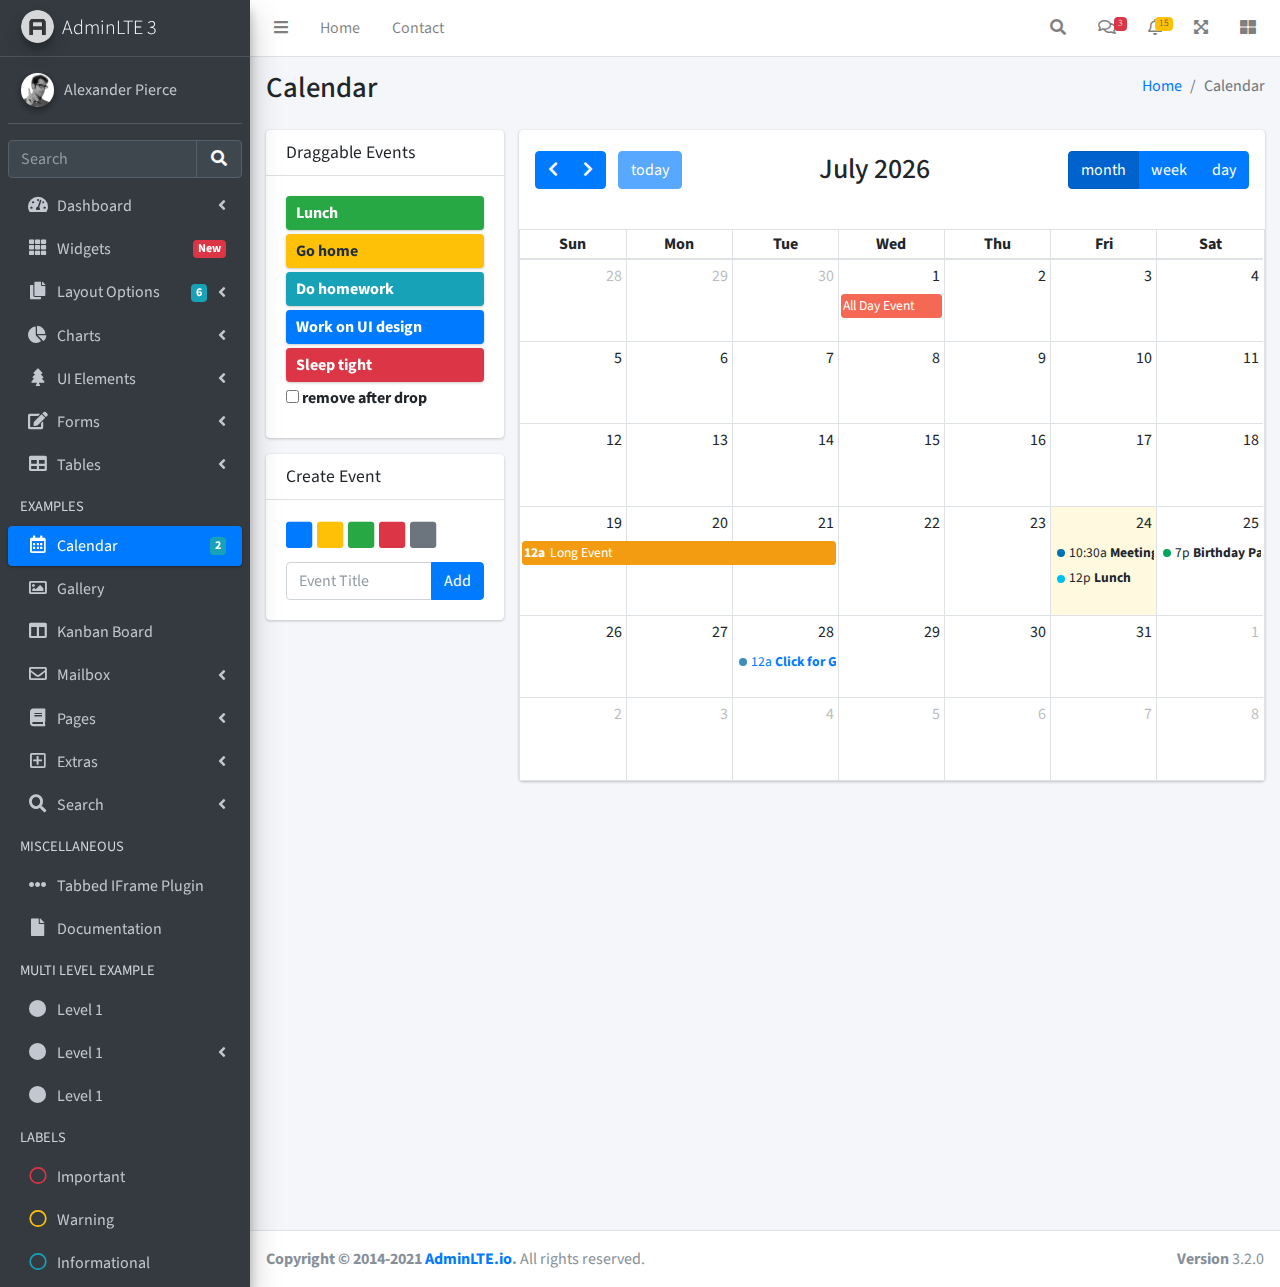
<file: public/AdminLTE-3.2.0/pages/calendar.html>
<!DOCTYPE html>
<html lang="en">
<head>
  <meta charset="utf-8">
  <meta name="viewport" content="width=device-width, initial-scale=1">
  <title>AdminLTE 3 | Calendar</title>

  <!-- Google Font: Source Sans Pro -->
  <link rel="stylesheet" href="https://fonts.googleapis.com/css?family=Source+Sans+Pro:300,400,400i,700&display=fallback">
  <!-- Font Awesome -->
  <link rel="stylesheet" href="../plugins/fontawesome-free/css/all.min.css">
  <!-- fullCalendar -->
  <link rel="stylesheet" href="../plugins/fullcalendar/main.css">
  <!-- Theme style -->
  <link rel="stylesheet" href="../dist/css/adminlte.min.css">
</head>
<body class="hold-transition sidebar-mini">
<div class="wrapper">
  <!-- Navbar -->
  <nav class="main-header navbar navbar-expand navbar-white navbar-light">
    <!-- Left navbar links -->
    <ul class="navbar-nav">
      <li class="nav-item">
        <a class="nav-link" data-widget="pushmenu" href="#" role="button"><i class="fas fa-bars"></i></a>
      </li>
      <li class="nav-item d-none d-sm-inline-block">
        <a href="../index3.html" class="nav-link">Home</a>
      </li>
      <li class="nav-item d-none d-sm-inline-block">
        <a href="#" class="nav-link">Contact</a>
      </li>
    </ul>

    <!-- Right navbar links -->
    <ul class="navbar-nav ml-auto">
      <!-- Navbar Search -->
      <li class="nav-item">
        <a class="nav-link" data-widget="navbar-search" href="#" role="button">
          <i class="fas fa-search"></i>
        </a>
        <div class="navbar-search-block">
          <form class="form-inline">
            <div class="input-group input-group-sm">
              <input class="form-control form-control-navbar" type="search" placeholder="Search" aria-label="Search">
              <div class="input-group-append">
                <button class="btn btn-navbar" type="submit">
                  <i class="fas fa-search"></i>
                </button>
                <button class="btn btn-navbar" type="button" data-widget="navbar-search">
                  <i class="fas fa-times"></i>
                </button>
              </div>
            </div>
          </form>
        </div>
      </li>

      <!-- Messages Dropdown Menu -->
      <li class="nav-item dropdown">
        <a class="nav-link" data-toggle="dropdown" href="#">
          <i class="far fa-comments"></i>
          <span class="badge badge-danger navbar-badge">3</span>
        </a>
        <div class="dropdown-menu dropdown-menu-lg dropdown-menu-right">
          <a href="#" class="dropdown-item">
            <!-- Message Start -->
            <div class="media">
              <img src="../dist/img/user1-128x128.jpg" alt="User Avatar" class="img-size-50 mr-3 img-circle">
              <div class="media-body">
                <h3 class="dropdown-item-title">
                  Brad Diesel
                  <span class="float-right text-sm text-danger"><i class="fas fa-star"></i></span>
                </h3>
                <p class="text-sm">Call me whenever you can...</p>
                <p class="text-sm text-muted"><i class="far fa-clock mr-1"></i> 4 Hours Ago</p>
              </div>
            </div>
            <!-- Message End -->
          </a>
          <div class="dropdown-divider"></div>
          <a href="#" class="dropdown-item">
            <!-- Message Start -->
            <div class="media">
              <img src="../dist/img/user8-128x128.jpg" alt="User Avatar" class="img-size-50 img-circle mr-3">
              <div class="media-body">
                <h3 class="dropdown-item-title">
                  John Pierce
                  <span class="float-right text-sm text-muted"><i class="fas fa-star"></i></span>
                </h3>
                <p class="text-sm">I got your message bro</p>
                <p class="text-sm text-muted"><i class="far fa-clock mr-1"></i> 4 Hours Ago</p>
              </div>
            </div>
            <!-- Message End -->
          </a>
          <div class="dropdown-divider"></div>
          <a href="#" class="dropdown-item">
            <!-- Message Start -->
            <div class="media">
              <img src="../dist/img/user3-128x128.jpg" alt="User Avatar" class="img-size-50 img-circle mr-3">
              <div class="media-body">
                <h3 class="dropdown-item-title">
                  Nora Silvester
                  <span class="float-right text-sm text-warning"><i class="fas fa-star"></i></span>
                </h3>
                <p class="text-sm">The subject goes here</p>
                <p class="text-sm text-muted"><i class="far fa-clock mr-1"></i> 4 Hours Ago</p>
              </div>
            </div>
            <!-- Message End -->
          </a>
          <div class="dropdown-divider"></div>
          <a href="#" class="dropdown-item dropdown-footer">See All Messages</a>
        </div>
      </li>
      <!-- Notifications Dropdown Menu -->
      <li class="nav-item dropdown">
        <a class="nav-link" data-toggle="dropdown" href="#">
          <i class="far fa-bell"></i>
          <span class="badge badge-warning navbar-badge">15</span>
        </a>
        <div class="dropdown-menu dropdown-menu-lg dropdown-menu-right">
          <span class="dropdown-item dropdown-header">15 Notifications</span>
          <div class="dropdown-divider"></div>
          <a href="#" class="dropdown-item">
            <i class="fas fa-envelope mr-2"></i> 4 new messages
            <span class="float-right text-muted text-sm">3 mins</span>
          </a>
          <div class="dropdown-divider"></div>
          <a href="#" class="dropdown-item">
            <i class="fas fa-users mr-2"></i> 8 friend requests
            <span class="float-right text-muted text-sm">12 hours</span>
          </a>
          <div class="dropdown-divider"></div>
          <a href="#" class="dropdown-item">
            <i class="fas fa-file mr-2"></i> 3 new reports
            <span class="float-right text-muted text-sm">2 days</span>
          </a>
          <div class="dropdown-divider"></div>
          <a href="#" class="dropdown-item dropdown-footer">See All Notifications</a>
        </div>
      </li>
      <li class="nav-item">
        <a class="nav-link" data-widget="fullscreen" href="#" role="button">
          <i class="fas fa-expand-arrows-alt"></i>
        </a>
      </li>
      <li class="nav-item">
        <a class="nav-link" data-widget="control-sidebar" data-slide="true" href="#" role="button">
          <i class="fas fa-th-large"></i>
        </a>
      </li>
    </ul>
  </nav>
  <!-- /.navbar -->

  <!-- Main Sidebar Container -->
  <aside class="main-sidebar sidebar-dark-primary elevation-4">
    <!-- Brand Logo -->
    <a href="../index3.html" class="brand-link">
      <img src="../dist/img/AdminLTELogo.png" alt="AdminLTE Logo" class="brand-image img-circle elevation-3" style="opacity: .8">
      <span class="brand-text font-weight-light">AdminLTE 3</span>
    </a>

    <!-- Sidebar -->
    <div class="sidebar">
      <!-- Sidebar user panel (optional) -->
      <div class="user-panel mt-3 pb-3 mb-3 d-flex">
        <div class="image">
          <img src="../dist/img/user2-160x160.jpg" class="img-circle elevation-2" alt="User Image">
        </div>
        <div class="info">
          <a href="#" class="d-block">Alexander Pierce</a>
        </div>
      </div>

      <!-- SidebarSearch Form -->
      <div class="form-inline">
        <div class="input-group" data-widget="sidebar-search">
          <input class="form-control form-control-sidebar" type="search" placeholder="Search" aria-label="Search">
          <div class="input-group-append">
            <button class="btn btn-sidebar">
              <i class="fas fa-search fa-fw"></i>
            </button>
          </div>
        </div>
      </div>

      <!-- Sidebar Menu -->
      <nav class="mt-2">
        <ul class="nav nav-pills nav-sidebar flex-column" data-widget="treeview" role="menu" data-accordion="false">
          <!-- Add icons to the links using the .nav-icon class
               with font-awesome or any other icon font library -->
          <li class="nav-item">
            <a href="#" class="nav-link">
              <i class="nav-icon fas fa-tachometer-alt"></i>
              <p>
                Dashboard
                <i class="right fas fa-angle-left"></i>
              </p>
            </a>
            <ul class="nav nav-treeview">
              <li class="nav-item">
                <a href="../index.html" class="nav-link">
                  <i class="far fa-circle nav-icon"></i>
                  <p>Dashboard v1</p>
                </a>
              </li>
              <li class="nav-item">
                <a href="../index2.html" class="nav-link">
                  <i class="far fa-circle nav-icon"></i>
                  <p>Dashboard v2</p>
                </a>
              </li>
              <li class="nav-item">
                <a href="../index3.html" class="nav-link">
                  <i class="far fa-circle nav-icon"></i>
                  <p>Dashboard v3</p>
                </a>
              </li>
            </ul>
          </li>
          <li class="nav-item">
            <a href="widgets.html" class="nav-link">
              <i class="nav-icon fas fa-th"></i>
              <p>
                Widgets
                <span class="right badge badge-danger">New</span>
              </p>
            </a>
          </li>
          <li class="nav-item">
            <a href="#" class="nav-link">
              <i class="nav-icon fas fa-copy"></i>
              <p>
                Layout Options
                <i class="fas fa-angle-left right"></i>
                <span class="badge badge-info right">6</span>
              </p>
            </a>
            <ul class="nav nav-treeview">
              <li class="nav-item">
                <a href="layout/top-nav.html" class="nav-link">
                  <i class="far fa-circle nav-icon"></i>
                  <p>Top Navigation</p>
                </a>
              </li>
              <li class="nav-item">
                <a href="layout/top-nav-sidebar.html" class="nav-link">
                  <i class="far fa-circle nav-icon"></i>
                  <p>Top Navigation + Sidebar</p>
                </a>
              </li>
              <li class="nav-item">
                <a href="layout/boxed.html" class="nav-link">
                  <i class="far fa-circle nav-icon"></i>
                  <p>Boxed</p>
                </a>
              </li>
              <li class="nav-item">
                <a href="layout/fixed-sidebar.html" class="nav-link">
                  <i class="far fa-circle nav-icon"></i>
                  <p>Fixed Sidebar</p>
                </a>
              </li>
              <li class="nav-item">
                <a href="layout/fixed-sidebar-custom.html" class="nav-link">
                  <i class="far fa-circle nav-icon"></i>
                  <p>Fixed Sidebar <small>+ Custom Area</small></p>
                </a>
              </li>
              <li class="nav-item">
                <a href="layout/fixed-topnav.html" class="nav-link">
                  <i class="far fa-circle nav-icon"></i>
                  <p>Fixed Navbar</p>
                </a>
              </li>
              <li class="nav-item">
                <a href="layout/fixed-footer.html" class="nav-link">
                  <i class="far fa-circle nav-icon"></i>
                  <p>Fixed Footer</p>
                </a>
              </li>
              <li class="nav-item">
                <a href="layout/collapsed-sidebar.html" class="nav-link">
                  <i class="far fa-circle nav-icon"></i>
                  <p>Collapsed Sidebar</p>
                </a>
              </li>
            </ul>
          </li>
          <li class="nav-item">
            <a href="#" class="nav-link">
              <i class="nav-icon fas fa-chart-pie"></i>
              <p>
                Charts
                <i class="right fas fa-angle-left"></i>
              </p>
            </a>
            <ul class="nav nav-treeview">
              <li class="nav-item">
                <a href="charts/chartjs.html" class="nav-link">
                  <i class="far fa-circle nav-icon"></i>
                  <p>ChartJS</p>
                </a>
              </li>
              <li class="nav-item">
                <a href="charts/flot.html" class="nav-link">
                  <i class="far fa-circle nav-icon"></i>
                  <p>Flot</p>
                </a>
              </li>
              <li class="nav-item">
                <a href="charts/inline.html" class="nav-link">
                  <i class="far fa-circle nav-icon"></i>
                  <p>Inline</p>
                </a>
              </li>
              <li class="nav-item">
                <a href="charts/uplot.html" class="nav-link">
                  <i class="far fa-circle nav-icon"></i>
                  <p>uPlot</p>
                </a>
              </li>
            </ul>
          </li>
          <li class="nav-item">
            <a href="#" class="nav-link">
              <i class="nav-icon fas fa-tree"></i>
              <p>
                UI Elements
                <i class="fas fa-angle-left right"></i>
              </p>
            </a>
            <ul class="nav nav-treeview">
              <li class="nav-item">
                <a href="UI/general.html" class="nav-link">
                  <i class="far fa-circle nav-icon"></i>
                  <p>General</p>
                </a>
              </li>
              <li class="nav-item">
                <a href="UI/icons.html" class="nav-link">
                  <i class="far fa-circle nav-icon"></i>
                  <p>Icons</p>
                </a>
              </li>
              <li class="nav-item">
                <a href="UI/buttons.html" class="nav-link">
                  <i class="far fa-circle nav-icon"></i>
                  <p>Buttons</p>
                </a>
              </li>
              <li class="nav-item">
                <a href="UI/sliders.html" class="nav-link">
                  <i class="far fa-circle nav-icon"></i>
                  <p>Sliders</p>
                </a>
              </li>
              <li class="nav-item">
                <a href="UI/modals.html" class="nav-link">
                  <i class="far fa-circle nav-icon"></i>
                  <p>Modals & Alerts</p>
                </a>
              </li>
              <li class="nav-item">
                <a href="UI/navbar.html" class="nav-link">
                  <i class="far fa-circle nav-icon"></i>
                  <p>Navbar & Tabs</p>
                </a>
              </li>
              <li class="nav-item">
                <a href="UI/timeline.html" class="nav-link">
                  <i class="far fa-circle nav-icon"></i>
                  <p>Timeline</p>
                </a>
              </li>
              <li class="nav-item">
                <a href="UI/ribbons.html" class="nav-link">
                  <i class="far fa-circle nav-icon"></i>
                  <p>Ribbons</p>
                </a>
              </li>
            </ul>
          </li>
          <li class="nav-item">
            <a href="#" class="nav-link">
              <i class="nav-icon fas fa-edit"></i>
              <p>
                Forms
                <i class="fas fa-angle-left right"></i>
              </p>
            </a>
            <ul class="nav nav-treeview">
              <li class="nav-item">
                <a href="forms/general.html" class="nav-link">
                  <i class="far fa-circle nav-icon"></i>
                  <p>General Elements</p>
                </a>
              </li>
              <li class="nav-item">
                <a href="forms/advanced.html" class="nav-link">
                  <i class="far fa-circle nav-icon"></i>
                  <p>Advanced Elements</p>
                </a>
              </li>
              <li class="nav-item">
                <a href="forms/editors.html" class="nav-link">
                  <i class="far fa-circle nav-icon"></i>
                  <p>Editors</p>
                </a>
              </li>
              <li class="nav-item">
                <a href="forms/validation.html" class="nav-link">
                  <i class="far fa-circle nav-icon"></i>
                  <p>Validation</p>
                </a>
              </li>
            </ul>
          </li>
          <li class="nav-item">
            <a href="#" class="nav-link">
              <i class="nav-icon fas fa-table"></i>
              <p>
                Tables
                <i class="fas fa-angle-left right"></i>
              </p>
            </a>
            <ul class="nav nav-treeview">
              <li class="nav-item">
                <a href="tables/simple.html" class="nav-link">
                  <i class="far fa-circle nav-icon"></i>
                  <p>Simple Tables</p>
                </a>
              </li>
              <li class="nav-item">
                <a href="tables/data.html" class="nav-link">
                  <i class="far fa-circle nav-icon"></i>
                  <p>DataTables</p>
                </a>
              </li>
              <li class="nav-item">
                <a href="tables/jsgrid.html" class="nav-link">
                  <i class="far fa-circle nav-icon"></i>
                  <p>jsGrid</p>
                </a>
              </li>
            </ul>
          </li>
          <li class="nav-header">EXAMPLES</li>
          <li class="nav-item">
            <a href="calendar.html" class="nav-link active">
              <i class="nav-icon far fa-calendar-alt"></i>
              <p>
                Calendar
                <span class="badge badge-info right">2</span>
              </p>
            </a>
          </li>
          <li class="nav-item">
            <a href="gallery.html" class="nav-link">
              <i class="nav-icon far fa-image"></i>
              <p>
                Gallery
              </p>
            </a>
          </li>
          <li class="nav-item">
            <a href="kanban.html" class="nav-link">
              <i class="nav-icon fas fa-columns"></i>
              <p>
                Kanban Board
              </p>
            </a>
          </li>
          <li class="nav-item">
            <a href="#" class="nav-link">
              <i class="nav-icon far fa-envelope"></i>
              <p>
                Mailbox
                <i class="fas fa-angle-left right"></i>
              </p>
            </a>
            <ul class="nav nav-treeview">
              <li class="nav-item">
                <a href="mailbox/mailbox.html" class="nav-link">
                  <i class="far fa-circle nav-icon"></i>
                  <p>Inbox</p>
                </a>
              </li>
              <li class="nav-item">
                <a href="mailbox/compose.html" class="nav-link">
                  <i class="far fa-circle nav-icon"></i>
                  <p>Compose</p>
                </a>
              </li>
              <li class="nav-item">
                <a href="mailbox/read-mail.html" class="nav-link">
                  <i class="far fa-circle nav-icon"></i>
                  <p>Read</p>
                </a>
              </li>
            </ul>
          </li>
          <li class="nav-item">
            <a href="#" class="nav-link">
              <i class="nav-icon fas fa-book"></i>
              <p>
                Pages
                <i class="fas fa-angle-left right"></i>
              </p>
            </a>
            <ul class="nav nav-treeview">
              <li class="nav-item">
                <a href="examples/invoice.html" class="nav-link">
                  <i class="far fa-circle nav-icon"></i>
                  <p>Invoice</p>
                </a>
              </li>
              <li class="nav-item">
                <a href="examples/profile.html" class="nav-link">
                  <i class="far fa-circle nav-icon"></i>
                  <p>Profile</p>
                </a>
              </li>
              <li class="nav-item">
                <a href="examples/e-commerce.html" class="nav-link">
                  <i class="far fa-circle nav-icon"></i>
                  <p>E-commerce</p>
                </a>
              </li>
              <li class="nav-item">
                <a href="examples/projects.html" class="nav-link">
                  <i class="far fa-circle nav-icon"></i>
                  <p>Projects</p>
                </a>
              </li>
              <li class="nav-item">
                <a href="examples/project-add.html" class="nav-link">
                  <i class="far fa-circle nav-icon"></i>
                  <p>Project Add</p>
                </a>
              </li>
              <li class="nav-item">
                <a href="examples/project-edit.html" class="nav-link">
                  <i class="far fa-circle nav-icon"></i>
                  <p>Project Edit</p>
                </a>
              </li>
              <li class="nav-item">
                <a href="examples/project-detail.html" class="nav-link">
                  <i class="far fa-circle nav-icon"></i>
                  <p>Project Detail</p>
                </a>
              </li>
              <li class="nav-item">
                <a href="examples/contacts.html" class="nav-link">
                  <i class="far fa-circle nav-icon"></i>
                  <p>Contacts</p>
                </a>
              </li>
              <li class="nav-item">
                <a href="examples/faq.html" class="nav-link">
                  <i class="far fa-circle nav-icon"></i>
                  <p>FAQ</p>
                </a>
              </li>
              <li class="nav-item">
                <a href="examples/contact-us.html" class="nav-link">
                  <i class="far fa-circle nav-icon"></i>
                  <p>Contact us</p>
                </a>
              </li>
            </ul>
          </li>
          <li class="nav-item">
            <a href="#" class="nav-link">
              <i class="nav-icon far fa-plus-square"></i>
              <p>
                Extras
                <i class="fas fa-angle-left right"></i>
              </p>
            </a>
            <ul class="nav nav-treeview">
              <li class="nav-item">
                <a href="#" class="nav-link">
                  <i class="far fa-circle nav-icon"></i>
                  <p>
                    Login & Register v1
                    <i class="fas fa-angle-left right"></i>
                  </p>
                </a>
                <ul class="nav nav-treeview">
                  <li class="nav-item">
                    <a href="examples/login.html" class="nav-link">
                      <i class="far fa-circle nav-icon"></i>
                      <p>Login v1</p>
                    </a>
                  </li>
                  <li class="nav-item">
                    <a href="examples/register.html" class="nav-link">
                      <i class="far fa-circle nav-icon"></i>
                      <p>Register v1</p>
                    </a>
                  </li>
                  <li class="nav-item">
                    <a href="examples/forgot-password.html" class="nav-link">
                      <i class="far fa-circle nav-icon"></i>
                      <p>Forgot Password v1</p>
                    </a>
                  </li>
                  <li class="nav-item">
                    <a href="examples/recover-password.html" class="nav-link">
                      <i class="far fa-circle nav-icon"></i>
                      <p>Recover Password v1</p>
                    </a>
                  </li>
                </ul>
              </li>
              <li class="nav-item">
                <a href="#" class="nav-link">
                  <i class="far fa-circle nav-icon"></i>
                  <p>
                    Login & Register v2
                    <i class="fas fa-angle-left right"></i>
                  </p>
                </a>
                <ul class="nav nav-treeview">
                  <li class="nav-item">
                    <a href="examples/login-v2.html" class="nav-link">
                      <i class="far fa-circle nav-icon"></i>
                      <p>Login v2</p>
                    </a>
                  </li>
                  <li class="nav-item">
                    <a href="examples/register-v2.html" class="nav-link">
                      <i class="far fa-circle nav-icon"></i>
                      <p>Register v2</p>
                    </a>
                  </li>
                  <li class="nav-item">
                    <a href="examples/forgot-password-v2.html" class="nav-link">
                      <i class="far fa-circle nav-icon"></i>
                      <p>Forgot Password v2</p>
                    </a>
                  </li>
                  <li class="nav-item">
                    <a href="examples/recover-password-v2.html" class="nav-link">
                      <i class="far fa-circle nav-icon"></i>
                      <p>Recover Password v2</p>
                    </a>
                  </li>
                </ul>
              </li>
              <li class="nav-item">
                <a href="examples/lockscreen.html" class="nav-link">
                  <i class="far fa-circle nav-icon"></i>
                  <p>Lockscreen</p>
                </a>
              </li>
              <li class="nav-item">
                <a href="examples/legacy-user-menu.html" class="nav-link">
                  <i class="far fa-circle nav-icon"></i>
                  <p>Legacy User Menu</p>
                </a>
              </li>
              <li class="nav-item">
                <a href="examples/language-menu.html" class="nav-link">
                  <i class="far fa-circle nav-icon"></i>
                  <p>Language Menu</p>
                </a>
              </li>
              <li class="nav-item">
                <a href="examples/404.html" class="nav-link">
                  <i class="far fa-circle nav-icon"></i>
                  <p>Error 404</p>
                </a>
              </li>
              <li class="nav-item">
                <a href="examples/500.html" class="nav-link">
                  <i class="far fa-circle nav-icon"></i>
                  <p>Error 500</p>
                </a>
              </li>
              <li class="nav-item">
                <a href="examples/pace.html" class="nav-link">
                  <i class="far fa-circle nav-icon"></i>
                  <p>Pace</p>
                </a>
              </li>
              <li class="nav-item">
                <a href="examples/blank.html" class="nav-link">
                  <i class="far fa-circle nav-icon"></i>
                  <p>Blank Page</p>
                </a>
              </li>
              <li class="nav-item">
                <a href="../starter.html" class="nav-link">
                  <i class="far fa-circle nav-icon"></i>
                  <p>Starter Page</p>
                </a>
              </li>
            </ul>
          </li>
          <li class="nav-item">
            <a href="#" class="nav-link">
              <i class="nav-icon fas fa-search"></i>
              <p>
                Search
                <i class="fas fa-angle-left right"></i>
              </p>
            </a>
            <ul class="nav nav-treeview">
              <li class="nav-item">
                <a href="search/simple.html" class="nav-link">
                  <i class="far fa-circle nav-icon"></i>
                  <p>Simple Search</p>
                </a>
              </li>
              <li class="nav-item">
                <a href="search/enhanced.html" class="nav-link">
                  <i class="far fa-circle nav-icon"></i>
                  <p>Enhanced</p>
                </a>
              </li>
            </ul>
          </li>
          <li class="nav-header">MISCELLANEOUS</li>
          <li class="nav-item">
            <a href="../iframe.html" class="nav-link">
              <i class="nav-icon fas fa-ellipsis-h"></i>
              <p>Tabbed IFrame Plugin</p>
            </a>
          </li>
          <li class="nav-item">
            <a href="https://adminlte.io/docs/3.1/" class="nav-link">
              <i class="nav-icon fas fa-file"></i>
              <p>Documentation</p>
            </a>
          </li>
          <li class="nav-header">MULTI LEVEL EXAMPLE</li>
          <li class="nav-item">
            <a href="#" class="nav-link">
              <i class="fas fa-circle nav-icon"></i>
              <p>Level 1</p>
            </a>
          </li>
          <li class="nav-item">
            <a href="#" class="nav-link">
              <i class="nav-icon fas fa-circle"></i>
              <p>
                Level 1
                <i class="right fas fa-angle-left"></i>
              </p>
            </a>
            <ul class="nav nav-treeview">
              <li class="nav-item">
                <a href="#" class="nav-link">
                  <i class="far fa-circle nav-icon"></i>
                  <p>Level 2</p>
                </a>
              </li>
              <li class="nav-item">
                <a href="#" class="nav-link">
                  <i class="far fa-circle nav-icon"></i>
                  <p>
                    Level 2
                    <i class="right fas fa-angle-left"></i>
                  </p>
                </a>
                <ul class="nav nav-treeview">
                  <li class="nav-item">
                    <a href="#" class="nav-link">
                      <i class="far fa-dot-circle nav-icon"></i>
                      <p>Level 3</p>
                    </a>
                  </li>
                  <li class="nav-item">
                    <a href="#" class="nav-link">
                      <i class="far fa-dot-circle nav-icon"></i>
                      <p>Level 3</p>
                    </a>
                  </li>
                  <li class="nav-item">
                    <a href="#" class="nav-link">
                      <i class="far fa-dot-circle nav-icon"></i>
                      <p>Level 3</p>
                    </a>
                  </li>
                </ul>
              </li>
              <li class="nav-item">
                <a href="#" class="nav-link">
                  <i class="far fa-circle nav-icon"></i>
                  <p>Level 2</p>
                </a>
              </li>
            </ul>
          </li>
          <li class="nav-item">
            <a href="#" class="nav-link">
              <i class="fas fa-circle nav-icon"></i>
              <p>Level 1</p>
            </a>
          </li>
          <li class="nav-header">LABELS</li>
          <li class="nav-item">
            <a href="#" class="nav-link">
              <i class="nav-icon far fa-circle text-danger"></i>
              <p class="text">Important</p>
            </a>
          </li>
          <li class="nav-item">
            <a href="#" class="nav-link">
              <i class="nav-icon far fa-circle text-warning"></i>
              <p>Warning</p>
            </a>
          </li>
          <li class="nav-item">
            <a href="#" class="nav-link">
              <i class="nav-icon far fa-circle text-info"></i>
              <p>Informational</p>
            </a>
          </li>
        </ul>
      </nav>
      <!-- /.sidebar-menu -->
    </div>
    <!-- /.sidebar -->
  </aside>

  <!-- Content Wrapper. Contains page content -->
  <div class="content-wrapper">
    <!-- Content Header (Page header) -->
    <section class="content-header">
      <div class="container-fluid">
        <div class="row mb-2">
          <div class="col-sm-6">
            <h1>Calendar</h1>
          </div>
          <div class="col-sm-6">
            <ol class="breadcrumb float-sm-right">
              <li class="breadcrumb-item"><a href="#">Home</a></li>
              <li class="breadcrumb-item active">Calendar</li>
            </ol>
          </div>
        </div>
      </div><!-- /.container-fluid -->
    </section>

    <!-- Main content -->
    <section class="content">
      <div class="container-fluid">
        <div class="row">
          <div class="col-md-3">
            <div class="sticky-top mb-3">
              <div class="card">
                <div class="card-header">
                  <h4 class="card-title">Draggable Events</h4>
                </div>
                <div class="card-body">
                  <!-- the events -->
                  <div id="external-events">
                    <div class="external-event bg-success">Lunch</div>
                    <div class="external-event bg-warning">Go home</div>
                    <div class="external-event bg-info">Do homework</div>
                    <div class="external-event bg-primary">Work on UI design</div>
                    <div class="external-event bg-danger">Sleep tight</div>
                    <div class="checkbox">
                      <label for="drop-remove">
                        <input type="checkbox" id="drop-remove">
                        remove after drop
                      </label>
                    </div>
                  </div>
                </div>
                <!-- /.card-body -->
              </div>
              <!-- /.card -->
              <div class="card">
                <div class="card-header">
                  <h3 class="card-title">Create Event</h3>
                </div>
                <div class="card-body">
                  <div class="btn-group" style="width: 100%; margin-bottom: 10px;">
                    <ul class="fc-color-picker" id="color-chooser">
                      <li><a class="text-primary" href="#"><i class="fas fa-square"></i></a></li>
                      <li><a class="text-warning" href="#"><i class="fas fa-square"></i></a></li>
                      <li><a class="text-success" href="#"><i class="fas fa-square"></i></a></li>
                      <li><a class="text-danger" href="#"><i class="fas fa-square"></i></a></li>
                      <li><a class="text-muted" href="#"><i class="fas fa-square"></i></a></li>
                    </ul>
                  </div>
                  <!-- /btn-group -->
                  <div class="input-group">
                    <input id="new-event" type="text" class="form-control" placeholder="Event Title">

                    <div class="input-group-append">
                      <button id="add-new-event" type="button" class="btn btn-primary">Add</button>
                    </div>
                    <!-- /btn-group -->
                  </div>
                  <!-- /input-group -->
                </div>
              </div>
            </div>
          </div>
          <!-- /.col -->
          <div class="col-md-9">
            <div class="card card-primary">
              <div class="card-body p-0">
                <!-- THE CALENDAR -->
                <div id="calendar"></div>
              </div>
              <!-- /.card-body -->
            </div>
            <!-- /.card -->
          </div>
          <!-- /.col -->
        </div>
        <!-- /.row -->
      </div><!-- /.container-fluid -->
    </section>
    <!-- /.content -->
  </div>
  <!-- /.content-wrapper -->

  <footer class="main-footer">
    <div class="float-right d-none d-sm-block">
      <b>Version</b> 3.2.0
    </div>
    <strong>Copyright &copy; 2014-2021 <a href="https://adminlte.io">AdminLTE.io</a>.</strong> All rights reserved.
  </footer>

  <!-- Control Sidebar -->
  <aside class="control-sidebar control-sidebar-dark">
    <!-- Control sidebar content goes here -->
  </aside>
  <!-- /.control-sidebar -->
</div>
<!-- ./wrapper -->

<!-- jQuery -->
<script src="../plugins/jquery/jquery.min.js"></script>
<!-- Bootstrap -->
<script src="../plugins/bootstrap/js/bootstrap.bundle.min.js"></script>
<!-- jQuery UI -->
<script src="../plugins/jquery-ui/jquery-ui.min.js"></script>
<!-- AdminLTE App -->
<script src="../dist/js/adminlte.min.js"></script>
<!-- fullCalendar 2.2.5 -->
<script src="../plugins/moment/moment.min.js"></script>
<script src="../plugins/fullcalendar/main.js"></script>
<!-- AdminLTE for demo purposes -->
<script src="../dist/js/demo.js"></script>
<!-- Page specific script -->
<script>
  $(function () {

    /* initialize the external events
     -----------------------------------------------------------------*/
    function ini_events(ele) {
      ele.each(function () {

        // create an Event Object (https://fullcalendar.io/docs/event-object)
        // it doesn't need to have a start or end
        var eventObject = {
          title: $.trim($(this).text()) // use the element's text as the event title
        }

        // store the Event Object in the DOM element so we can get to it later
        $(this).data('eventObject', eventObject)

        // make the event draggable using jQuery UI
        $(this).draggable({
          zIndex        : 1070,
          revert        : true, // will cause the event to go back to its
          revertDuration: 0  //  original position after the drag
        })

      })
    }

    ini_events($('#external-events div.external-event'))

    /* initialize the calendar
     -----------------------------------------------------------------*/
    //Date for the calendar events (dummy data)
    var date = new Date()
    var d    = date.getDate(),
        m    = date.getMonth(),
        y    = date.getFullYear()

    var Calendar = FullCalendar.Calendar;
    var Draggable = FullCalendar.Draggable;

    var containerEl = document.getElementById('external-events');
    var checkbox = document.getElementById('drop-remove');
    var calendarEl = document.getElementById('calendar');

    // initialize the external events
    // -----------------------------------------------------------------

    new Draggable(containerEl, {
      itemSelector: '.external-event',
      eventData: function(eventEl) {
        return {
          title: eventEl.innerText,
          backgroundColor: window.getComputedStyle( eventEl ,null).getPropertyValue('background-color'),
          borderColor: window.getComputedStyle( eventEl ,null).getPropertyValue('background-color'),
          textColor: window.getComputedStyle( eventEl ,null).getPropertyValue('color'),
        };
      }
    });

    var calendar = new Calendar(calendarEl, {
      headerToolbar: {
        left  : 'prev,next today',
        center: 'title',
        right : 'dayGridMonth,timeGridWeek,timeGridDay'
      },
      themeSystem: 'bootstrap',
      //Random default events
      events: [
        {
          title          : 'All Day Event',
          start          : new Date(y, m, 1),
          backgroundColor: '#f56954', //red
          borderColor    : '#f56954', //red
          allDay         : true
        },
        {
          title          : 'Long Event',
          start          : new Date(y, m, d - 5),
          end            : new Date(y, m, d - 2),
          backgroundColor: '#f39c12', //yellow
          borderColor    : '#f39c12' //yellow
        },
        {
          title          : 'Meeting',
          start          : new Date(y, m, d, 10, 30),
          allDay         : false,
          backgroundColor: '#0073b7', //Blue
          borderColor    : '#0073b7' //Blue
        },
        {
          title          : 'Lunch',
          start          : new Date(y, m, d, 12, 0),
          end            : new Date(y, m, d, 14, 0),
          allDay         : false,
          backgroundColor: '#00c0ef', //Info (aqua)
          borderColor    : '#00c0ef' //Info (aqua)
        },
        {
          title          : 'Birthday Party',
          start          : new Date(y, m, d + 1, 19, 0),
          end            : new Date(y, m, d + 1, 22, 30),
          allDay         : false,
          backgroundColor: '#00a65a', //Success (green)
          borderColor    : '#00a65a' //Success (green)
        },
        {
          title          : 'Click for Google',
          start          : new Date(y, m, 28),
          end            : new Date(y, m, 29),
          url            : 'https://www.google.com/',
          backgroundColor: '#3c8dbc', //Primary (light-blue)
          borderColor    : '#3c8dbc' //Primary (light-blue)
        }
      ],
      editable  : true,
      droppable : true, // this allows things to be dropped onto the calendar !!!
      drop      : function(info) {
        // is the "remove after drop" checkbox checked?
        if (checkbox.checked) {
          // if so, remove the element from the "Draggable Events" list
          info.draggedEl.parentNode.removeChild(info.draggedEl);
        }
      }
    });

    calendar.render();
    // $('#calendar').fullCalendar()

    /* ADDING EVENTS */
    var currColor = '#3c8dbc' //Red by default
    // Color chooser button
    $('#color-chooser > li > a').click(function (e) {
      e.preventDefault()
      // Save color
      currColor = $(this).css('color')
      // Add color effect to button
      $('#add-new-event').css({
        'background-color': currColor,
        'border-color'    : currColor
      })
    })
    $('#add-new-event').click(function (e) {
      e.preventDefault()
      // Get value and make sure it is not null
      var val = $('#new-event').val()
      if (val.length == 0) {
        return
      }

      // Create events
      var event = $('<div />')
      event.css({
        'background-color': currColor,
        'border-color'    : currColor,
        'color'           : '#fff'
      }).addClass('external-event')
      event.text(val)
      $('#external-events').prepend(event)

      // Add draggable funtionality
      ini_events(event)

      // Remove event from text input
      $('#new-event').val('')
    })
  })
</script>
</body>
</html>
</file>
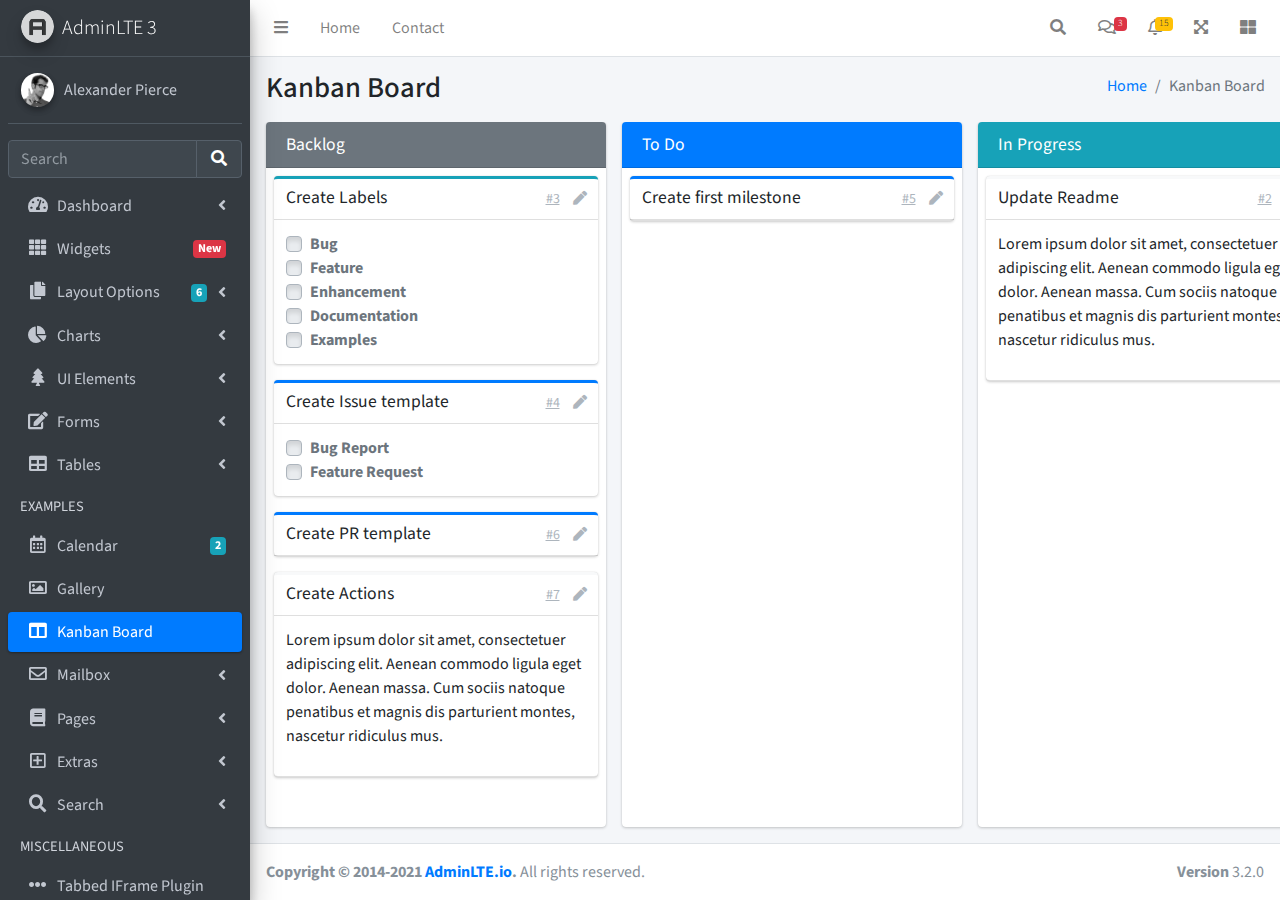
<file: public/AdminLTE-3.2.0/pages/kanban.html>
<!DOCTYPE html>
<html lang="en">
<head>
  <meta charset="utf-8">
  <meta name="viewport" content="width=device-width, initial-scale=1">
  <title>AdminLTE 3 | Kanban Board</title>

  <!-- Google Font: Source Sans Pro -->
  <link rel="stylesheet" href="https://fonts.googleapis.com/css?family=Source+Sans+Pro:300,400,400i,700&display=fallback">
  <!-- Font Awesome -->
  <link rel="stylesheet" href="../plugins/fontawesome-free/css/all.min.css">
  <!-- Ekko Lightbox -->
  <link rel="stylesheet" href="../plugins/ekko-lightbox/ekko-lightbox.css">
  <!-- Theme style -->
  <link rel="stylesheet" href="../dist/css/adminlte.min.css">
  <!-- overlayScrollbars -->
  <link rel="stylesheet" href="../plugins/overlayScrollbars/css/OverlayScrollbars.min.css">
</head>
<body class="hold-transition sidebar-mini layout-fixed">
<div class="wrapper">
  <!-- Navbar -->
  <nav class="main-header navbar navbar-expand navbar-white navbar-light">
    <!-- Left navbar links -->
    <ul class="navbar-nav">
      <li class="nav-item">
        <a class="nav-link" data-widget="pushmenu" href="#" role="button"><i class="fas fa-bars"></i></a>
      </li>
      <li class="nav-item d-none d-sm-inline-block">
        <a href="../index3.html" class="nav-link">Home</a>
      </li>
      <li class="nav-item d-none d-sm-inline-block">
        <a href="#" class="nav-link">Contact</a>
      </li>
    </ul>

    <!-- Right navbar links -->
    <ul class="navbar-nav ml-auto">
      <!-- Navbar Search -->
      <li class="nav-item">
        <a class="nav-link" data-widget="navbar-search" href="#" role="button">
          <i class="fas fa-search"></i>
        </a>
        <div class="navbar-search-block">
          <form class="form-inline">
            <div class="input-group input-group-sm">
              <input class="form-control form-control-navbar" type="search" placeholder="Search" aria-label="Search">
              <div class="input-group-append">
                <button class="btn btn-navbar" type="submit">
                  <i class="fas fa-search"></i>
                </button>
                <button class="btn btn-navbar" type="button" data-widget="navbar-search">
                  <i class="fas fa-times"></i>
                </button>
              </div>
            </div>
          </form>
        </div>
      </li>

      <!-- Messages Dropdown Menu -->
      <li class="nav-item dropdown">
        <a class="nav-link" data-toggle="dropdown" href="#">
          <i class="far fa-comments"></i>
          <span class="badge badge-danger navbar-badge">3</span>
        </a>
        <div class="dropdown-menu dropdown-menu-lg dropdown-menu-right">
          <a href="#" class="dropdown-item">
            <!-- Message Start -->
            <div class="media">
              <img src="../dist/img/user1-128x128.jpg" alt="User Avatar" class="img-size-50 mr-3 img-circle">
              <div class="media-body">
                <h3 class="dropdown-item-title">
                  Brad Diesel
                  <span class="float-right text-sm text-danger"><i class="fas fa-star"></i></span>
                </h3>
                <p class="text-sm">Call me whenever you can...</p>
                <p class="text-sm text-muted"><i class="far fa-clock mr-1"></i> 4 Hours Ago</p>
              </div>
            </div>
            <!-- Message End -->
          </a>
          <div class="dropdown-divider"></div>
          <a href="#" class="dropdown-item">
            <!-- Message Start -->
            <div class="media">
              <img src="../dist/img/user8-128x128.jpg" alt="User Avatar" class="img-size-50 img-circle mr-3">
              <div class="media-body">
                <h3 class="dropdown-item-title">
                  John Pierce
                  <span class="float-right text-sm text-muted"><i class="fas fa-star"></i></span>
                </h3>
                <p class="text-sm">I got your message bro</p>
                <p class="text-sm text-muted"><i class="far fa-clock mr-1"></i> 4 Hours Ago</p>
              </div>
            </div>
            <!-- Message End -->
          </a>
          <div class="dropdown-divider"></div>
          <a href="#" class="dropdown-item">
            <!-- Message Start -->
            <div class="media">
              <img src="../dist/img/user3-128x128.jpg" alt="User Avatar" class="img-size-50 img-circle mr-3">
              <div class="media-body">
                <h3 class="dropdown-item-title">
                  Nora Silvester
                  <span class="float-right text-sm text-warning"><i class="fas fa-star"></i></span>
                </h3>
                <p class="text-sm">The subject goes here</p>
                <p class="text-sm text-muted"><i class="far fa-clock mr-1"></i> 4 Hours Ago</p>
              </div>
            </div>
            <!-- Message End -->
          </a>
          <div class="dropdown-divider"></div>
          <a href="#" class="dropdown-item dropdown-footer">See All Messages</a>
        </div>
      </li>
      <!-- Notifications Dropdown Menu -->
      <li class="nav-item dropdown">
        <a class="nav-link" data-toggle="dropdown" href="#">
          <i class="far fa-bell"></i>
          <span class="badge badge-warning navbar-badge">15</span>
        </a>
        <div class="dropdown-menu dropdown-menu-lg dropdown-menu-right">
          <span class="dropdown-item dropdown-header">15 Notifications</span>
          <div class="dropdown-divider"></div>
          <a href="#" class="dropdown-item">
            <i class="fas fa-envelope mr-2"></i> 4 new messages
            <span class="float-right text-muted text-sm">3 mins</span>
          </a>
          <div class="dropdown-divider"></div>
          <a href="#" class="dropdown-item">
            <i class="fas fa-users mr-2"></i> 8 friend requests
            <span class="float-right text-muted text-sm">12 hours</span>
          </a>
          <div class="dropdown-divider"></div>
          <a href="#" class="dropdown-item">
            <i class="fas fa-file mr-2"></i> 3 new reports
            <span class="float-right text-muted text-sm">2 days</span>
          </a>
          <div class="dropdown-divider"></div>
          <a href="#" class="dropdown-item dropdown-footer">See All Notifications</a>
        </div>
      </li>
      <li class="nav-item">
        <a class="nav-link" data-widget="fullscreen" href="#" role="button">
          <i class="fas fa-expand-arrows-alt"></i>
        </a>
      </li>
      <li class="nav-item">
        <a class="nav-link" data-widget="control-sidebar" data-slide="true" href="#" role="button">
          <i class="fas fa-th-large"></i>
        </a>
      </li>
    </ul>
  </nav>
  <!-- /.navbar -->

  <!-- Main Sidebar Container -->
  <aside class="main-sidebar sidebar-dark-primary elevation-4">
    <!-- Brand Logo -->
    <a href="../index3.html" class="brand-link">
      <img src="../dist/img/AdminLTELogo.png" alt="AdminLTE Logo" class="brand-image img-circle elevation-3" style="opacity: .8">
      <span class="brand-text font-weight-light">AdminLTE 3</span>
    </a>

    <!-- Sidebar -->
    <div class="sidebar">
      <!-- Sidebar user panel (optional) -->
      <div class="user-panel mt-3 pb-3 mb-3 d-flex">
        <div class="image">
          <img src="../dist/img/user2-160x160.jpg" class="img-circle elevation-2" alt="User Image">
        </div>
        <div class="info">
          <a href="#" class="d-block">Alexander Pierce</a>
        </div>
      </div>

      <!-- SidebarSearch Form -->
      <div class="form-inline">
        <div class="input-group" data-widget="sidebar-search">
          <input class="form-control form-control-sidebar" type="search" placeholder="Search" aria-label="Search">
          <div class="input-group-append">
            <button class="btn btn-sidebar">
              <i class="fas fa-search fa-fw"></i>
            </button>
          </div>
        </div>
      </div>

      <!-- Sidebar Menu -->
      <nav class="mt-2">
        <ul class="nav nav-pills nav-sidebar flex-column" data-widget="treeview" role="menu" data-accordion="false">
          <!-- Add icons to the links using the .nav-icon class
               with font-awesome or any other icon font library -->
          <li class="nav-item">
            <a href="#" class="nav-link">
              <i class="nav-icon fas fa-tachometer-alt"></i>
              <p>
                Dashboard
                <i class="right fas fa-angle-left"></i>
              </p>
            </a>
            <ul class="nav nav-treeview">
              <li class="nav-item">
                <a href="../index.html" class="nav-link">
                  <i class="far fa-circle nav-icon"></i>
                  <p>Dashboard v1</p>
                </a>
              </li>
              <li class="nav-item">
                <a href="../index2.html" class="nav-link">
                  <i class="far fa-circle nav-icon"></i>
                  <p>Dashboard v2</p>
                </a>
              </li>
              <li class="nav-item">
                <a href="../index3.html" class="nav-link">
                  <i class="far fa-circle nav-icon"></i>
                  <p>Dashboard v3</p>
                </a>
              </li>
            </ul>
          </li>
          <li class="nav-item">
            <a href="widgets.html" class="nav-link">
              <i class="nav-icon fas fa-th"></i>
              <p>
                Widgets
                <span class="right badge badge-danger">New</span>
              </p>
            </a>
          </li>
          <li class="nav-item">
            <a href="#" class="nav-link">
              <i class="nav-icon fas fa-copy"></i>
              <p>
                Layout Options
                <i class="fas fa-angle-left right"></i>
                <span class="badge badge-info right">6</span>
              </p>
            </a>
            <ul class="nav nav-treeview">
              <li class="nav-item">
                <a href="layout/top-nav.html" class="nav-link">
                  <i class="far fa-circle nav-icon"></i>
                  <p>Top Navigation</p>
                </a>
              </li>
              <li class="nav-item">
                <a href="layout/top-nav-sidebar.html" class="nav-link">
                  <i class="far fa-circle nav-icon"></i>
                  <p>Top Navigation + Sidebar</p>
                </a>
              </li>
              <li class="nav-item">
                <a href="layout/boxed.html" class="nav-link">
                  <i class="far fa-circle nav-icon"></i>
                  <p>Boxed</p>
                </a>
              </li>
              <li class="nav-item">
                <a href="layout/fixed-sidebar.html" class="nav-link">
                  <i class="far fa-circle nav-icon"></i>
                  <p>Fixed Sidebar</p>
                </a>
              </li>
              <li class="nav-item">
                <a href="layout/fixed-sidebar-custom.html" class="nav-link">
                  <i class="far fa-circle nav-icon"></i>
                  <p>Fixed Sidebar <small>+ Custom Area</small></p>
                </a>
              </li>
              <li class="nav-item">
                <a href="layout/fixed-topnav.html" class="nav-link">
                  <i class="far fa-circle nav-icon"></i>
                  <p>Fixed Navbar</p>
                </a>
              </li>
              <li class="nav-item">
                <a href="layout/fixed-footer.html" class="nav-link">
                  <i class="far fa-circle nav-icon"></i>
                  <p>Fixed Footer</p>
                </a>
              </li>
              <li class="nav-item">
                <a href="layout/collapsed-sidebar.html" class="nav-link">
                  <i class="far fa-circle nav-icon"></i>
                  <p>Collapsed Sidebar</p>
                </a>
              </li>
            </ul>
          </li>
          <li class="nav-item">
            <a href="#" class="nav-link">
              <i class="nav-icon fas fa-chart-pie"></i>
              <p>
                Charts
                <i class="right fas fa-angle-left"></i>
              </p>
            </a>
            <ul class="nav nav-treeview">
              <li class="nav-item">
                <a href="charts/chartjs.html" class="nav-link">
                  <i class="far fa-circle nav-icon"></i>
                  <p>ChartJS</p>
                </a>
              </li>
              <li class="nav-item">
                <a href="charts/flot.html" class="nav-link">
                  <i class="far fa-circle nav-icon"></i>
                  <p>Flot</p>
                </a>
              </li>
              <li class="nav-item">
                <a href="charts/inline.html" class="nav-link">
                  <i class="far fa-circle nav-icon"></i>
                  <p>Inline</p>
                </a>
              </li>
              <li class="nav-item">
                <a href="charts/uplot.html" class="nav-link">
                  <i class="far fa-circle nav-icon"></i>
                  <p>uPlot</p>
                </a>
              </li>
            </ul>
          </li>
          <li class="nav-item">
            <a href="#" class="nav-link">
              <i class="nav-icon fas fa-tree"></i>
              <p>
                UI Elements
                <i class="fas fa-angle-left right"></i>
              </p>
            </a>
            <ul class="nav nav-treeview">
              <li class="nav-item">
                <a href="UI/general.html" class="nav-link">
                  <i class="far fa-circle nav-icon"></i>
                  <p>General</p>
                </a>
              </li>
              <li class="nav-item">
                <a href="UI/icons.html" class="nav-link">
                  <i class="far fa-circle nav-icon"></i>
                  <p>Icons</p>
                </a>
              </li>
              <li class="nav-item">
                <a href="UI/buttons.html" class="nav-link">
                  <i class="far fa-circle nav-icon"></i>
                  <p>Buttons</p>
                </a>
              </li>
              <li class="nav-item">
                <a href="UI/sliders.html" class="nav-link">
                  <i class="far fa-circle nav-icon"></i>
                  <p>Sliders</p>
                </a>
              </li>
              <li class="nav-item">
                <a href="UI/modals.html" class="nav-link">
                  <i class="far fa-circle nav-icon"></i>
                  <p>Modals & Alerts</p>
                </a>
              </li>
              <li class="nav-item">
                <a href="UI/navbar.html" class="nav-link">
                  <i class="far fa-circle nav-icon"></i>
                  <p>Navbar & Tabs</p>
                </a>
              </li>
              <li class="nav-item">
                <a href="UI/timeline.html" class="nav-link">
                  <i class="far fa-circle nav-icon"></i>
                  <p>Timeline</p>
                </a>
              </li>
              <li class="nav-item">
                <a href="UI/ribbons.html" class="nav-link">
                  <i class="far fa-circle nav-icon"></i>
                  <p>Ribbons</p>
                </a>
              </li>
            </ul>
          </li>
          <li class="nav-item">
            <a href="#" class="nav-link">
              <i class="nav-icon fas fa-edit"></i>
              <p>
                Forms
                <i class="fas fa-angle-left right"></i>
              </p>
            </a>
            <ul class="nav nav-treeview">
              <li class="nav-item">
                <a href="forms/general.html" class="nav-link">
                  <i class="far fa-circle nav-icon"></i>
                  <p>General Elements</p>
                </a>
              </li>
              <li class="nav-item">
                <a href="forms/advanced.html" class="nav-link">
                  <i class="far fa-circle nav-icon"></i>
                  <p>Advanced Elements</p>
                </a>
              </li>
              <li class="nav-item">
                <a href="forms/editors.html" class="nav-link">
                  <i class="far fa-circle nav-icon"></i>
                  <p>Editors</p>
                </a>
              </li>
              <li class="nav-item">
                <a href="forms/validation.html" class="nav-link">
                  <i class="far fa-circle nav-icon"></i>
                  <p>Validation</p>
                </a>
              </li>
            </ul>
          </li>
          <li class="nav-item">
            <a href="#" class="nav-link">
              <i class="nav-icon fas fa-table"></i>
              <p>
                Tables
                <i class="fas fa-angle-left right"></i>
              </p>
            </a>
            <ul class="nav nav-treeview">
              <li class="nav-item">
                <a href="tables/simple.html" class="nav-link">
                  <i class="far fa-circle nav-icon"></i>
                  <p>Simple Tables</p>
                </a>
              </li>
              <li class="nav-item">
                <a href="tables/data.html" class="nav-link">
                  <i class="far fa-circle nav-icon"></i>
                  <p>DataTables</p>
                </a>
              </li>
              <li class="nav-item">
                <a href="tables/jsgrid.html" class="nav-link">
                  <i class="far fa-circle nav-icon"></i>
                  <p>jsGrid</p>
                </a>
              </li>
            </ul>
          </li>
          <li class="nav-header">EXAMPLES</li>
          <li class="nav-item">
            <a href="calendar.html" class="nav-link">
              <i class="nav-icon far fa-calendar-alt"></i>
              <p>
                Calendar
                <span class="badge badge-info right">2</span>
              </p>
            </a>
          </li>
          <li class="nav-item">
            <a href="gallery.html" class="nav-link">
              <i class="nav-icon far fa-image"></i>
              <p>
                Gallery
              </p>
            </a>
          </li>
          <li class="nav-item">
            <a href="kanban.html" class="nav-link active">
              <i class="nav-icon fas fa-columns"></i>
              <p>
                Kanban Board
              </p>
            </a>
          </li>
          <li class="nav-item">
            <a href="#" class="nav-link">
              <i class="nav-icon far fa-envelope"></i>
              <p>
                Mailbox
                <i class="fas fa-angle-left right"></i>
              </p>
            </a>
            <ul class="nav nav-treeview">
              <li class="nav-item">
                <a href="mailbox/mailbox.html" class="nav-link">
                  <i class="far fa-circle nav-icon"></i>
                  <p>Inbox</p>
                </a>
              </li>
              <li class="nav-item">
                <a href="mailbox/compose.html" class="nav-link">
                  <i class="far fa-circle nav-icon"></i>
                  <p>Compose</p>
                </a>
              </li>
              <li class="nav-item">
                <a href="mailbox/read-mail.html" class="nav-link">
                  <i class="far fa-circle nav-icon"></i>
                  <p>Read</p>
                </a>
              </li>
            </ul>
          </li>
          <li class="nav-item">
            <a href="#" class="nav-link">
              <i class="nav-icon fas fa-book"></i>
              <p>
                Pages
                <i class="fas fa-angle-left right"></i>
              </p>
            </a>
            <ul class="nav nav-treeview">
              <li class="nav-item">
                <a href="examples/invoice.html" class="nav-link">
                  <i class="far fa-circle nav-icon"></i>
                  <p>Invoice</p>
                </a>
              </li>
              <li class="nav-item">
                <a href="examples/profile.html" class="nav-link">
                  <i class="far fa-circle nav-icon"></i>
                  <p>Profile</p>
                </a>
              </li>
              <li class="nav-item">
                <a href="examples/e-commerce.html" class="nav-link">
                  <i class="far fa-circle nav-icon"></i>
                  <p>E-commerce</p>
                </a>
              </li>
              <li class="nav-item">
                <a href="examples/projects.html" class="nav-link">
                  <i class="far fa-circle nav-icon"></i>
                  <p>Projects</p>
                </a>
              </li>
              <li class="nav-item">
                <a href="examples/project-add.html" class="nav-link">
                  <i class="far fa-circle nav-icon"></i>
                  <p>Project Add</p>
                </a>
              </li>
              <li class="nav-item">
                <a href="examples/project-edit.html" class="nav-link">
                  <i class="far fa-circle nav-icon"></i>
                  <p>Project Edit</p>
                </a>
              </li>
              <li class="nav-item">
                <a href="examples/project-detail.html" class="nav-link">
                  <i class="far fa-circle nav-icon"></i>
                  <p>Project Detail</p>
                </a>
              </li>
              <li class="nav-item">
                <a href="examples/contacts.html" class="nav-link">
                  <i class="far fa-circle nav-icon"></i>
                  <p>Contacts</p>
                </a>
              </li>
              <li class="nav-item">
                <a href="examples/faq.html" class="nav-link">
                  <i class="far fa-circle nav-icon"></i>
                  <p>FAQ</p>
                </a>
              </li>
              <li class="nav-item">
                <a href="examples/contact-us.html" class="nav-link">
                  <i class="far fa-circle nav-icon"></i>
                  <p>Contact us</p>
                </a>
              </li>
            </ul>
          </li>
          <li class="nav-item">
            <a href="#" class="nav-link">
              <i class="nav-icon far fa-plus-square"></i>
              <p>
                Extras
                <i class="fas fa-angle-left right"></i>
              </p>
            </a>
            <ul class="nav nav-treeview">
              <li class="nav-item">
                <a href="#" class="nav-link">
                  <i class="far fa-circle nav-icon"></i>
                  <p>
                    Login & Register v1
                    <i class="fas fa-angle-left right"></i>
                  </p>
                </a>
                <ul class="nav nav-treeview">
                  <li class="nav-item">
                    <a href="examples/login.html" class="nav-link">
                      <i class="far fa-circle nav-icon"></i>
                      <p>Login v1</p>
                    </a>
                  </li>
                  <li class="nav-item">
                    <a href="examples/register.html" class="nav-link">
                      <i class="far fa-circle nav-icon"></i>
                      <p>Register v1</p>
                    </a>
                  </li>
                  <li class="nav-item">
                    <a href="examples/forgot-password.html" class="nav-link">
                      <i class="far fa-circle nav-icon"></i>
                      <p>Forgot Password v1</p>
                    </a>
                  </li>
                  <li class="nav-item">
                    <a href="examples/recover-password.html" class="nav-link">
                      <i class="far fa-circle nav-icon"></i>
                      <p>Recover Password v1</p>
                    </a>
                  </li>
                </ul>
              </li>
              <li class="nav-item">
                <a href="#" class="nav-link">
                  <i class="far fa-circle nav-icon"></i>
                  <p>
                    Login & Register v2
                    <i class="fas fa-angle-left right"></i>
                  </p>
                </a>
                <ul class="nav nav-treeview">
                  <li class="nav-item">
                    <a href="examples/login-v2.html" class="nav-link">
                      <i class="far fa-circle nav-icon"></i>
                      <p>Login v2</p>
                    </a>
                  </li>
                  <li class="nav-item">
                    <a href="examples/register-v2.html" class="nav-link">
                      <i class="far fa-circle nav-icon"></i>
                      <p>Register v2</p>
                    </a>
                  </li>
                  <li class="nav-item">
                    <a href="examples/forgot-password-v2.html" class="nav-link">
                      <i class="far fa-circle nav-icon"></i>
                      <p>Forgot Password v2</p>
                    </a>
                  </li>
                  <li class="nav-item">
                    <a href="examples/recover-password-v2.html" class="nav-link">
                      <i class="far fa-circle nav-icon"></i>
                      <p>Recover Password v2</p>
                    </a>
                  </li>
                </ul>
              </li>
              <li class="nav-item">
                <a href="examples/lockscreen.html" class="nav-link">
                  <i class="far fa-circle nav-icon"></i>
                  <p>Lockscreen</p>
                </a>
              </li>
              <li class="nav-item">
                <a href="examples/legacy-user-menu.html" class="nav-link">
                  <i class="far fa-circle nav-icon"></i>
                  <p>Legacy User Menu</p>
                </a>
              </li>
              <li class="nav-item">
                <a href="examples/language-menu.html" class="nav-link">
                  <i class="far fa-circle nav-icon"></i>
                  <p>Language Menu</p>
                </a>
              </li>
              <li class="nav-item">
                <a href="examples/404.html" class="nav-link">
                  <i class="far fa-circle nav-icon"></i>
                  <p>Error 404</p>
                </a>
              </li>
              <li class="nav-item">
                <a href="examples/500.html" class="nav-link">
                  <i class="far fa-circle nav-icon"></i>
                  <p>Error 500</p>
                </a>
              </li>
              <li class="nav-item">
                <a href="examples/pace.html" class="nav-link">
                  <i class="far fa-circle nav-icon"></i>
                  <p>Pace</p>
                </a>
              </li>
              <li class="nav-item">
                <a href="examples/blank.html" class="nav-link">
                  <i class="far fa-circle nav-icon"></i>
                  <p>Blank Page</p>
                </a>
              </li>
              <li class="nav-item">
                <a href="../starter.html" class="nav-link">
                  <i class="far fa-circle nav-icon"></i>
                  <p>Starter Page</p>
                </a>
              </li>
            </ul>
          </li>
          <li class="nav-item">
            <a href="#" class="nav-link">
              <i class="nav-icon fas fa-search"></i>
              <p>
                Search
                <i class="fas fa-angle-left right"></i>
              </p>
            </a>
            <ul class="nav nav-treeview">
              <li class="nav-item">
                <a href="search/simple.html" class="nav-link">
                  <i class="far fa-circle nav-icon"></i>
                  <p>Simple Search</p>
                </a>
              </li>
              <li class="nav-item">
                <a href="search/enhanced.html" class="nav-link">
                  <i class="far fa-circle nav-icon"></i>
                  <p>Enhanced</p>
                </a>
              </li>
            </ul>
          </li>
          <li class="nav-header">MISCELLANEOUS</li>
          <li class="nav-item">
            <a href="../iframe.html" class="nav-link">
              <i class="nav-icon fas fa-ellipsis-h"></i>
              <p>Tabbed IFrame Plugin</p>
            </a>
          </li>
          <li class="nav-item">
            <a href="https://adminlte.io/docs/3.1/" class="nav-link">
              <i class="nav-icon fas fa-file"></i>
              <p>Documentation</p>
            </a>
          </li>
          <li class="nav-header">MULTI LEVEL EXAMPLE</li>
          <li class="nav-item">
            <a href="#" class="nav-link">
              <i class="fas fa-circle nav-icon"></i>
              <p>Level 1</p>
            </a>
          </li>
          <li class="nav-item">
            <a href="#" class="nav-link">
              <i class="nav-icon fas fa-circle"></i>
              <p>
                Level 1
                <i class="right fas fa-angle-left"></i>
              </p>
            </a>
            <ul class="nav nav-treeview">
              <li class="nav-item">
                <a href="#" class="nav-link">
                  <i class="far fa-circle nav-icon"></i>
                  <p>Level 2</p>
                </a>
              </li>
              <li class="nav-item">
                <a href="#" class="nav-link">
                  <i class="far fa-circle nav-icon"></i>
                  <p>
                    Level 2
                    <i class="right fas fa-angle-left"></i>
                  </p>
                </a>
                <ul class="nav nav-treeview">
                  <li class="nav-item">
                    <a href="#" class="nav-link">
                      <i class="far fa-dot-circle nav-icon"></i>
                      <p>Level 3</p>
                    </a>
                  </li>
                  <li class="nav-item">
                    <a href="#" class="nav-link">
                      <i class="far fa-dot-circle nav-icon"></i>
                      <p>Level 3</p>
                    </a>
                  </li>
                  <li class="nav-item">
                    <a href="#" class="nav-link">
                      <i class="far fa-dot-circle nav-icon"></i>
                      <p>Level 3</p>
                    </a>
                  </li>
                </ul>
              </li>
              <li class="nav-item">
                <a href="#" class="nav-link">
                  <i class="far fa-circle nav-icon"></i>
                  <p>Level 2</p>
                </a>
              </li>
            </ul>
          </li>
          <li class="nav-item">
            <a href="#" class="nav-link">
              <i class="fas fa-circle nav-icon"></i>
              <p>Level 1</p>
            </a>
          </li>
          <li class="nav-header">LABELS</li>
          <li class="nav-item">
            <a href="#" class="nav-link">
              <i class="nav-icon far fa-circle text-danger"></i>
              <p class="text">Important</p>
            </a>
          </li>
          <li class="nav-item">
            <a href="#" class="nav-link">
              <i class="nav-icon far fa-circle text-warning"></i>
              <p>Warning</p>
            </a>
          </li>
          <li class="nav-item">
            <a href="#" class="nav-link">
              <i class="nav-icon far fa-circle text-info"></i>
              <p>Informational</p>
            </a>
          </li>
        </ul>
      </nav>
      <!-- /.sidebar-menu -->
    </div>
    <!-- /.sidebar -->
  </aside>

  <!-- Content Wrapper. Contains page content -->
  <div class="content-wrapper kanban">
    <section class="content-header">
      <div class="container-fluid">
        <div class="row">
          <div class="col-sm-6">
            <h1>Kanban Board</h1>
          </div>
          <div class="col-sm-6 d-none d-sm-block">
            <ol class="breadcrumb float-sm-right">
              <li class="breadcrumb-item"><a href="#">Home</a></li>
              <li class="breadcrumb-item active">Kanban Board</li>
            </ol>
          </div>
        </div>
      </div>
    </section>

    <section class="content pb-3">
      <div class="container-fluid h-100">
        <div class="card card-row card-secondary">
          <div class="card-header">
            <h3 class="card-title">
              Backlog
            </h3>
          </div>
          <div class="card-body">
            <div class="card card-info card-outline">
              <div class="card-header">
                <h5 class="card-title">Create Labels</h5>
                <div class="card-tools">
                  <a href="#" class="btn btn-tool btn-link">#3</a>
                  <a href="#" class="btn btn-tool">
                    <i class="fas fa-pen"></i>
                  </a>
                </div>
              </div>
              <div class="card-body">
                <div class="custom-control custom-checkbox">
                  <input class="custom-control-input" type="checkbox" id="customCheckbox1" disabled>
                  <label for="customCheckbox1" class="custom-control-label">Bug</label>
                </div>
                <div class="custom-control custom-checkbox">
                  <input class="custom-control-input" type="checkbox" id="customCheckbox2" disabled>
                  <label for="customCheckbox2" class="custom-control-label">Feature</label>
                </div>
                <div class="custom-control custom-checkbox">
                  <input class="custom-control-input" type="checkbox" id="customCheckbox3" disabled>
                  <label for="customCheckbox3" class="custom-control-label">Enhancement</label>
                </div>
                <div class="custom-control custom-checkbox">
                  <input class="custom-control-input" type="checkbox" id="customCheckbox4" disabled>
                  <label for="customCheckbox4" class="custom-control-label">Documentation</label>
                </div>
                <div class="custom-control custom-checkbox">
                  <input class="custom-control-input" type="checkbox" id="customCheckbox5" disabled>
                  <label for="customCheckbox5" class="custom-control-label">Examples</label>
                </div>
              </div>
            </div>
            <div class="card card-primary card-outline">
              <div class="card-header">
                <h5 class="card-title">Create Issue template</h5>
                <div class="card-tools">
                  <a href="#" class="btn btn-tool btn-link">#4</a>
                  <a href="#" class="btn btn-tool">
                    <i class="fas fa-pen"></i>
                  </a>
                </div>
              </div>
              <div class="card-body">
                <div class="custom-control custom-checkbox">
                  <input class="custom-control-input" type="checkbox" id="customCheckbox1_1" disabled>
                  <label for="customCheckbox1_1" class="custom-control-label">Bug Report</label>
                </div>
                <div class="custom-control custom-checkbox">
                  <input class="custom-control-input" type="checkbox" id="customCheckbox1_2" disabled>
                  <label for="customCheckbox1_2" class="custom-control-label">Feature Request</label>
                </div>
              </div>
            </div>
            <div class="card card-primary card-outline">
              <div class="card-header">
                <h5 class="card-title">Create PR template</h5>
                <div class="card-tools">
                  <a href="#" class="btn btn-tool btn-link">#6</a>
                  <a href="#" class="btn btn-tool">
                    <i class="fas fa-pen"></i>
                  </a>
                </div>
              </div>
            </div>
            <div class="card card-light card-outline">
              <div class="card-header">
                <h5 class="card-title">Create Actions</h5>
                <div class="card-tools">
                  <a href="#" class="btn btn-tool btn-link">#7</a>
                  <a href="#" class="btn btn-tool">
                    <i class="fas fa-pen"></i>
                  </a>
                </div>

              </div>
              <div class="card-body">
                <p>
                  Lorem ipsum dolor sit amet, consectetuer adipiscing elit.
                  Aenean commodo ligula eget dolor. Aenean massa.
                  Cum sociis natoque penatibus et magnis dis parturient montes,
                  nascetur ridiculus mus.
                </p>
              </div>
            </div>
          </div>
        </div>
        <div class="card card-row card-primary">
          <div class="card-header">
            <h3 class="card-title">
              To Do
            </h3>
          </div>
          <div class="card-body">
            <div class="card card-primary card-outline">
              <div class="card-header">
                <h5 class="card-title">Create first milestone</h5>
                <div class="card-tools">
                  <a href="#" class="btn btn-tool btn-link">#5</a>
                  <a href="#" class="btn btn-tool">
                    <i class="fas fa-pen"></i>
                  </a>
                </div>
              </div>
            </div>
          </div>
        </div>
        <div class="card card-row card-default">
          <div class="card-header bg-info">
            <h3 class="card-title">
              In Progress
            </h3>
          </div>
          <div class="card-body">
            <div class="card card-light card-outline">
              <div class="card-header">
                <h5 class="card-title">Update Readme</h5>
                <div class="card-tools">
                  <a href="#" class="btn btn-tool btn-link">#2</a>
                  <a href="#" class="btn btn-tool">
                    <i class="fas fa-pen"></i>
                  </a>
                </div>
              </div>
              <div class="card-body">
                <p>
                  Lorem ipsum dolor sit amet, consectetuer adipiscing elit.
                  Aenean commodo ligula eget dolor. Aenean massa.
                  Cum sociis natoque penatibus et magnis dis parturient montes,
                  nascetur ridiculus mus.
                </p>
              </div>
            </div>
          </div>
        </div>
        <div class="card card-row card-success">
          <div class="card-header">
            <h3 class="card-title">
              Done
            </h3>
          </div>
          <div class="card-body">
            <div class="card card-primary card-outline">
              <div class="card-header">
                <h5 class="card-title">Create repo</h5>
                <div class="card-tools">
                  <a href="#" class="btn btn-tool btn-link">#1</a>
                  <a href="#" class="btn btn-tool">
                    <i class="fas fa-pen"></i>
                  </a>
                </div>
              </div>
            </div>
          </div>
        </div>
      </div>
    </section>
  </div>

  <footer class="main-footer">
    <div class="float-right d-none d-sm-block">
      <b>Version</b> 3.2.0
    </div>
    <strong>Copyright &copy; 2014-2021 <a href="https://adminlte.io">AdminLTE.io</a>.</strong> All rights reserved.
  </footer>

  <!-- Control Sidebar -->
  <aside class="control-sidebar control-sidebar-dark">
    <!-- Control sidebar content goes here -->
  </aside>
  <!-- /.control-sidebar -->
</div>
<!-- ./wrapper -->

<!-- jQuery -->
<script src="../plugins/jquery/jquery.min.js"></script>
<!-- Bootstrap -->
<script src="../plugins/bootstrap/js/bootstrap.bundle.min.js"></script>
<!-- Ekko Lightbox -->
<script src="../plugins/ekko-lightbox/ekko-lightbox.min.js"></script>
<!-- overlayScrollbars -->
<script src="../plugins/overlayScrollbars/js/jquery.overlayScrollbars.min.js"></script>
<!-- AdminLTE App -->
<script src="../dist/js/adminlte.min.js"></script>
<!-- Filterizr-->
<script src="../plugins/filterizr/jquery.filterizr.min.js"></script>
<!-- AdminLTE for demo purposes -->
<script src="../dist/js/demo.js"></script>
<!-- Page specific script -->
<script>
  $(function () {

  })
</script>
</body>
</html>
</file>
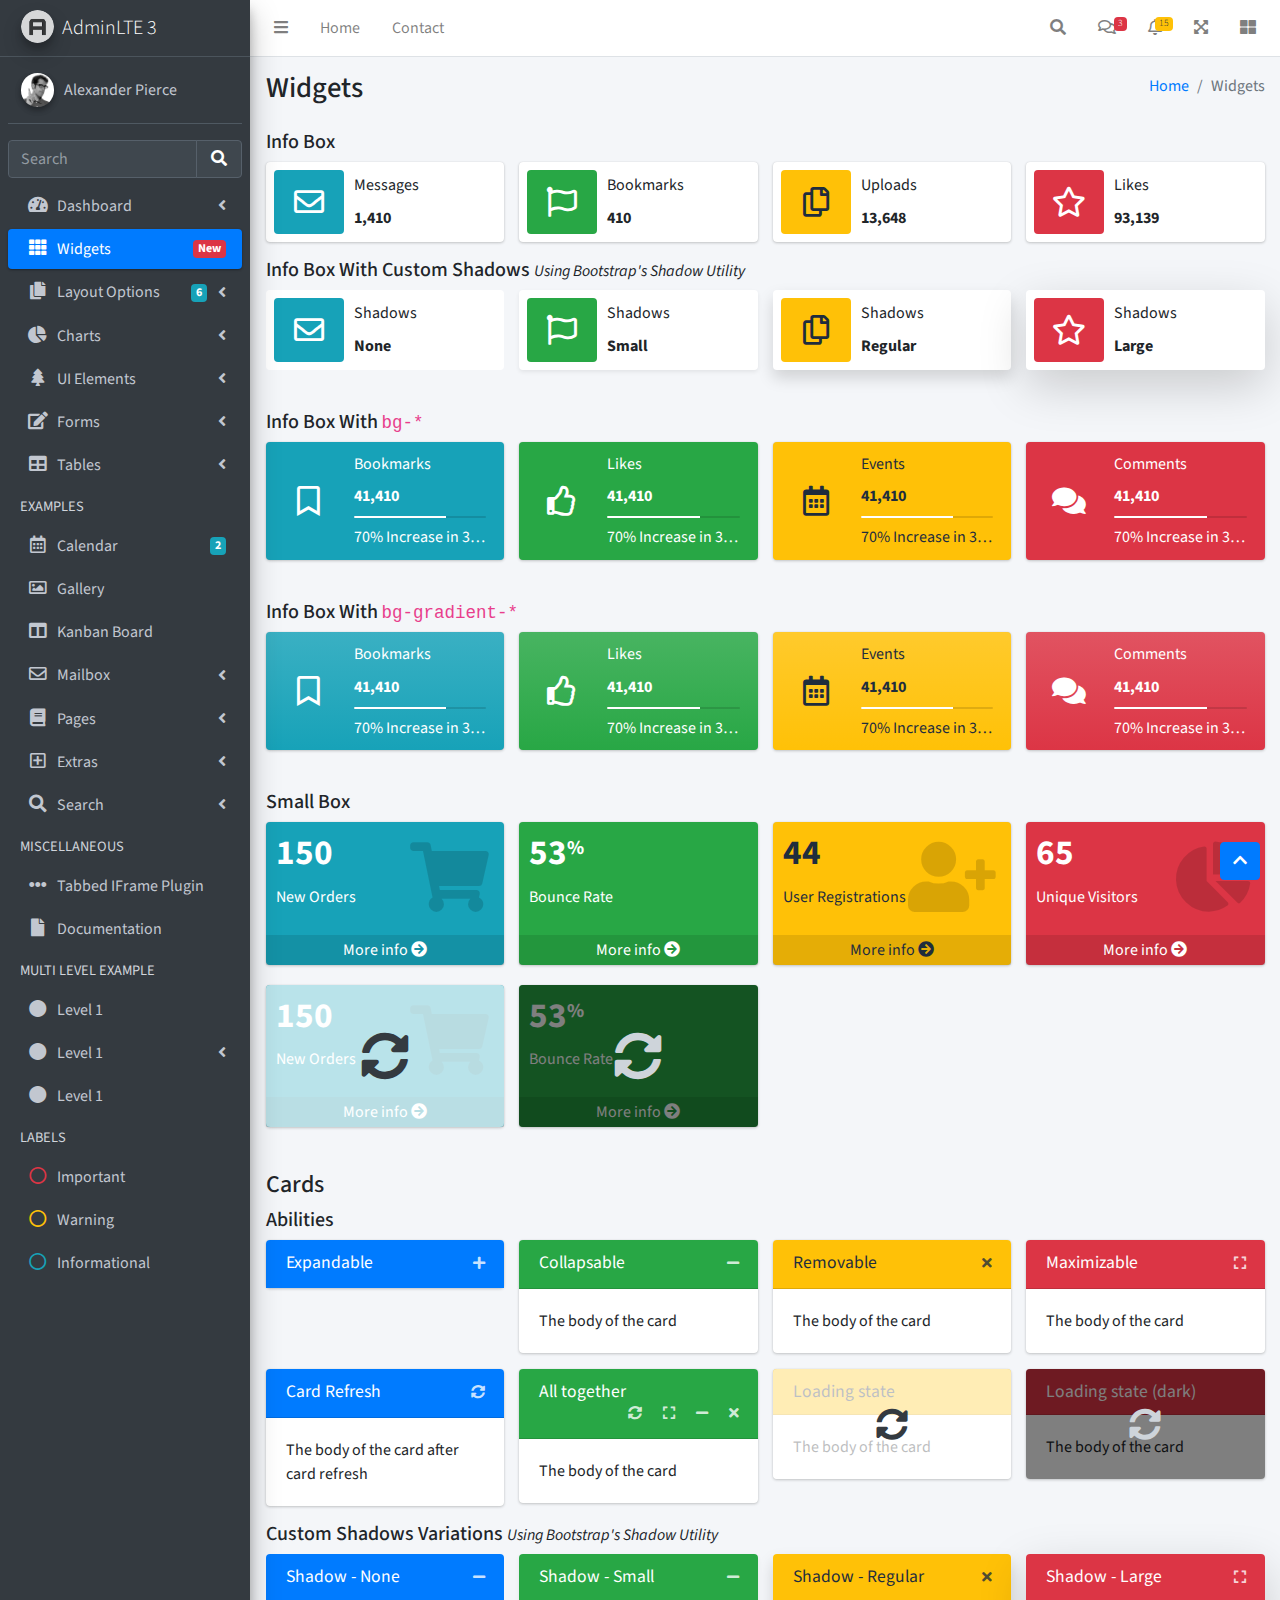
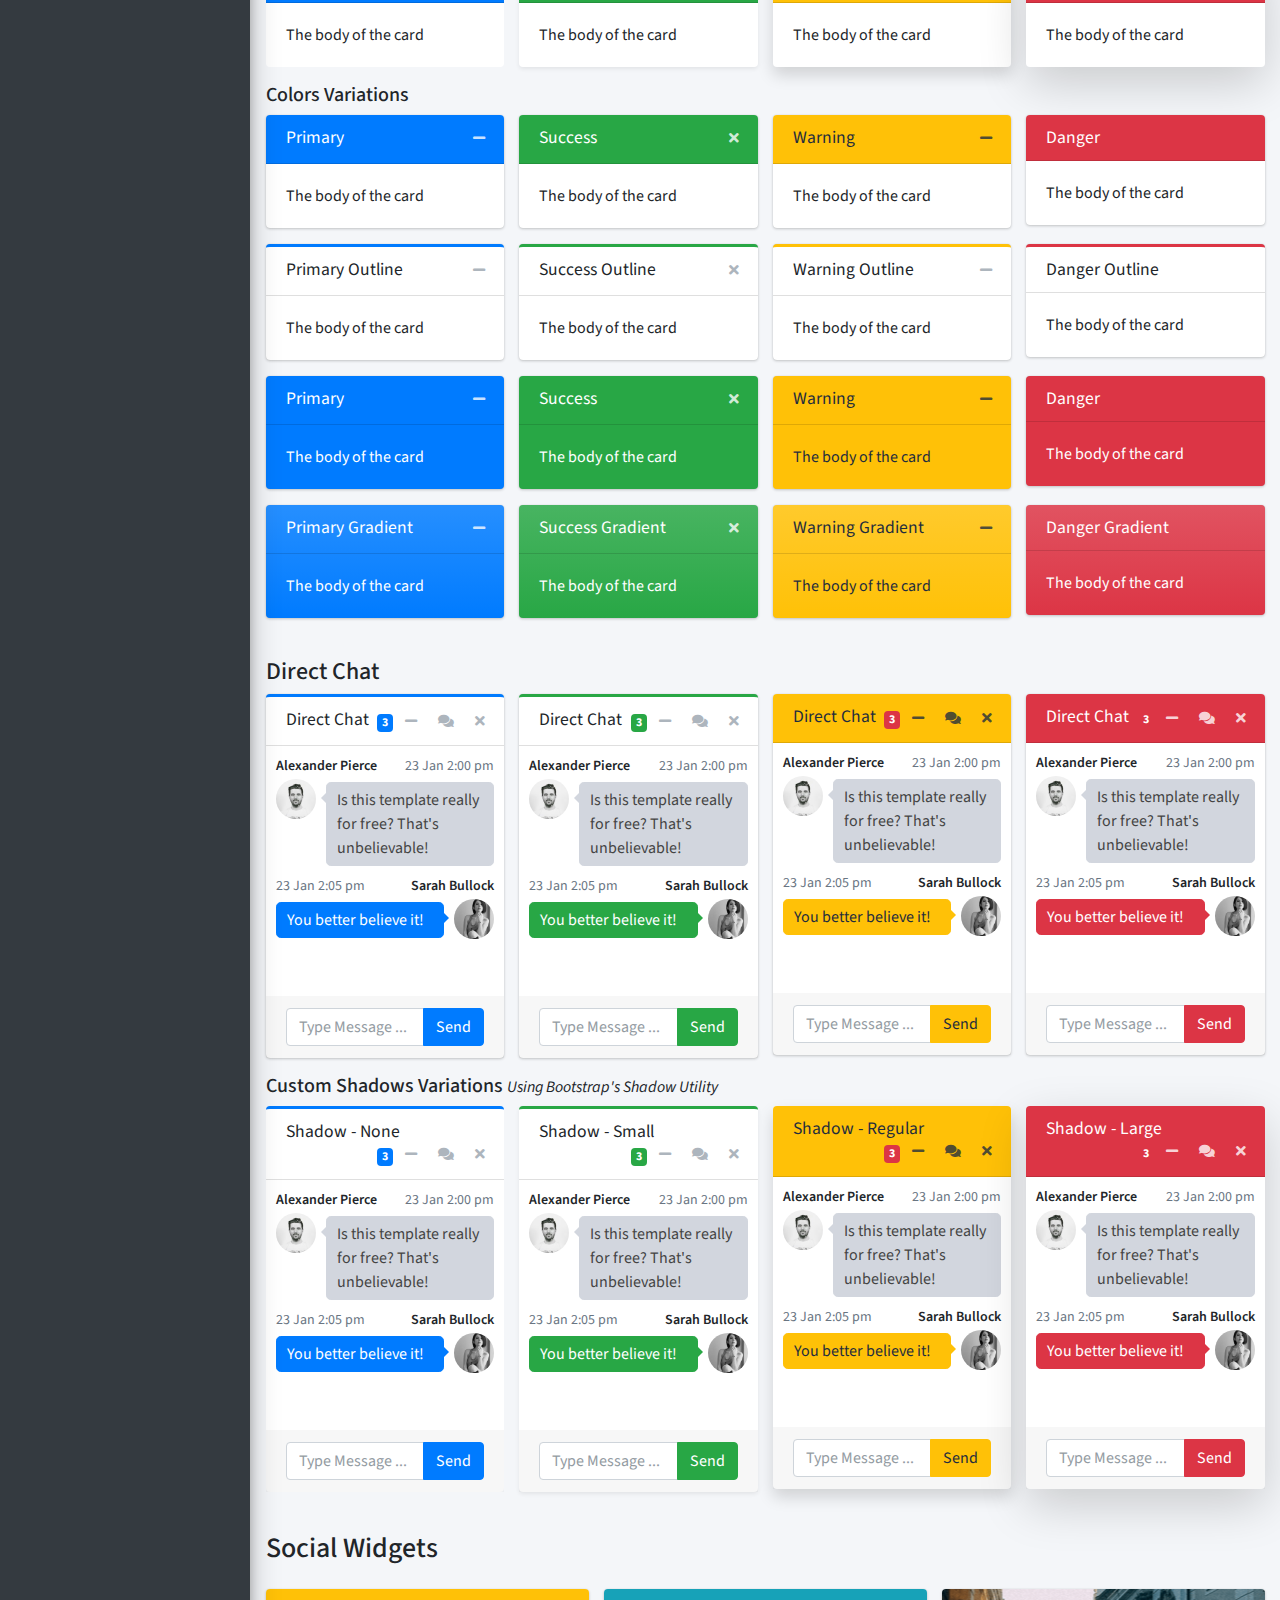
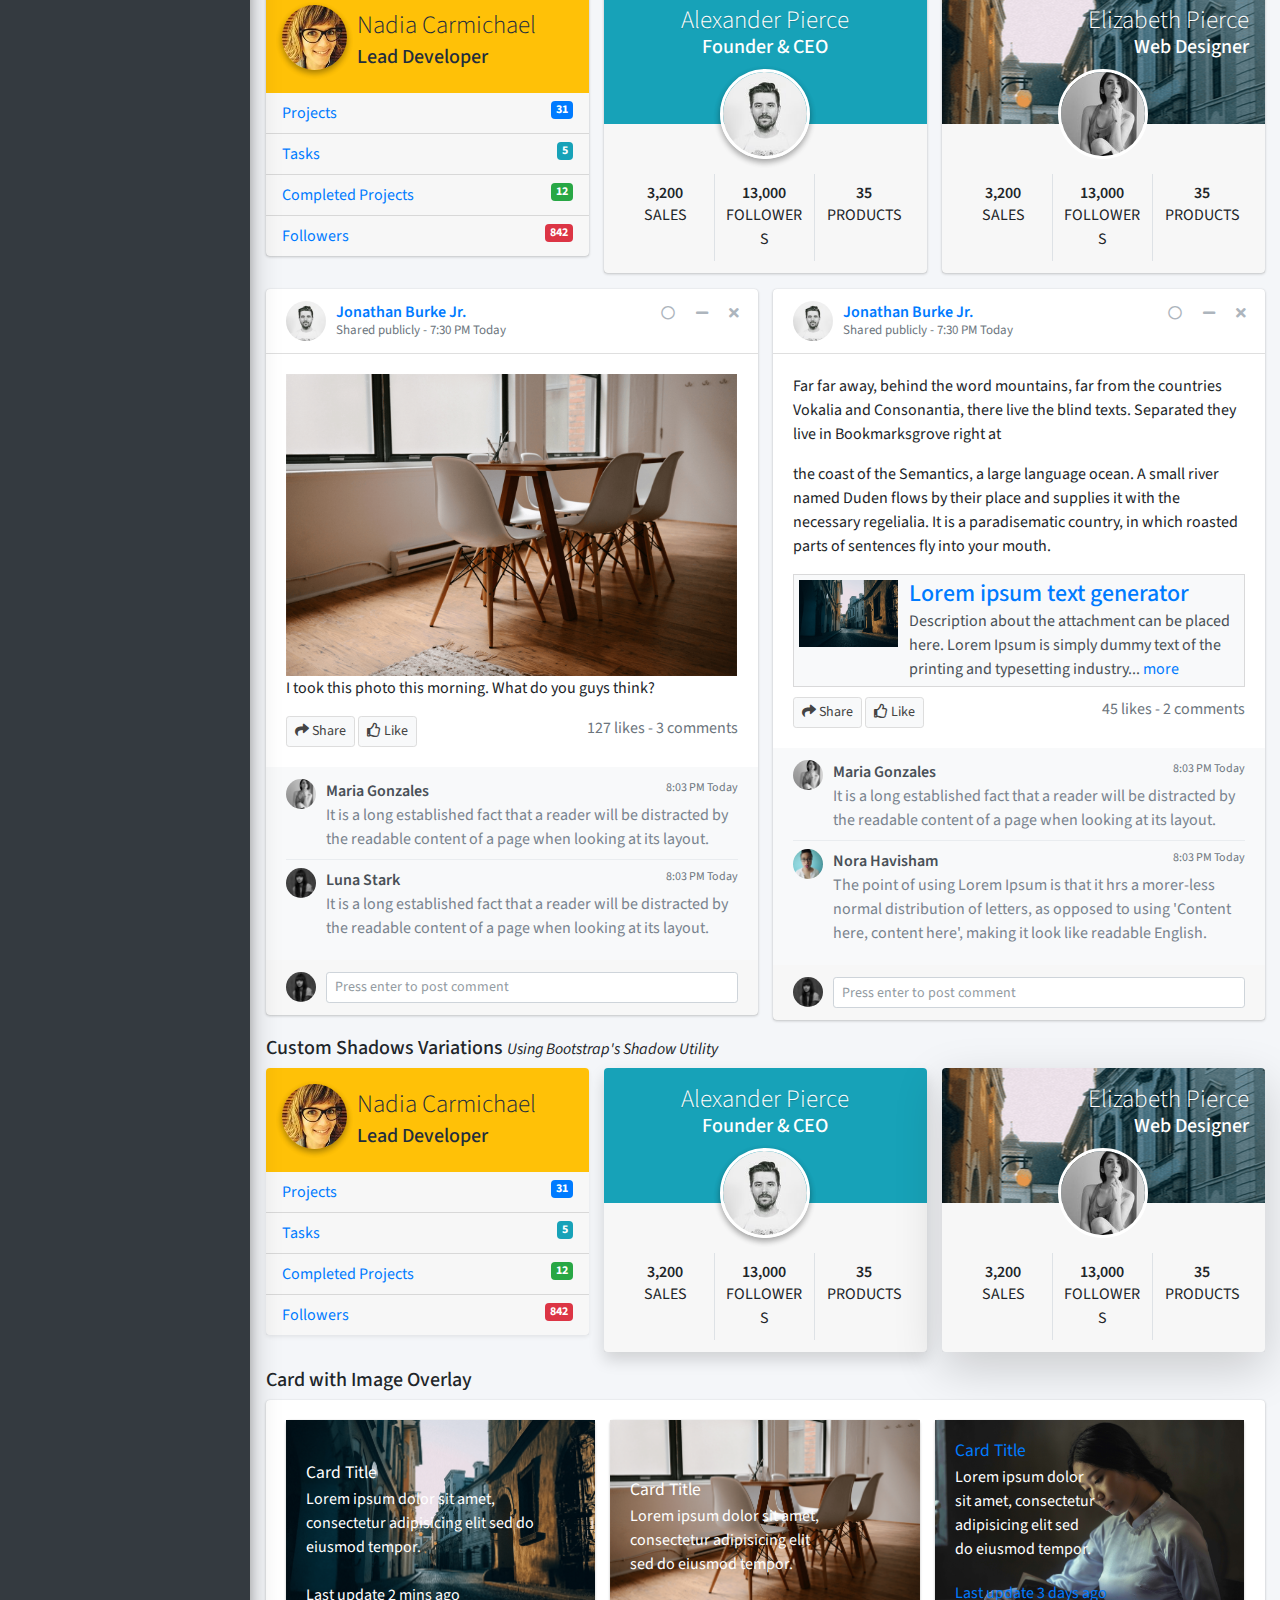
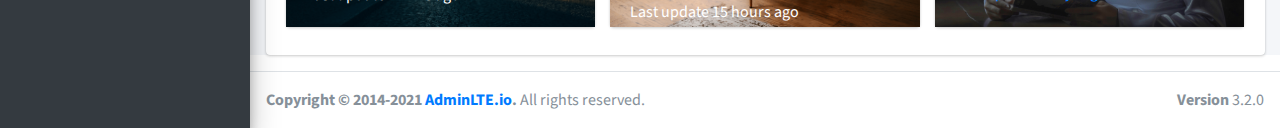
<file: public/AdminLTE-3.2.0/pages/widgets.html>
<!DOCTYPE html>
<html lang="en">
<head>
  <meta charset="utf-8">
  <meta name="viewport" content="width=device-width, initial-scale=1">
  <title>AdminLTE 3 | Widgets</title>

  <!-- Google Font: Source Sans Pro -->
  <link rel="stylesheet" href="https://fonts.googleapis.com/css?family=Source+Sans+Pro:300,400,400i,700&display=fallback">
  <!-- Font Awesome -->
  <link rel="stylesheet" href="../plugins/fontawesome-free/css/all.min.css">
  <!-- Ionicons -->
  <link rel="stylesheet" href="https://code.ionicframework.com/ionicons/2.0.1/css/ionicons.min.css">
  <!-- Theme style -->
  <link rel="stylesheet" href="../dist/css/adminlte.min.css">
</head>
<body class="hold-transition sidebar-mini">
<div class="wrapper">
  <!-- Navbar -->
  <nav class="main-header navbar navbar-expand navbar-white navbar-light">
    <!-- Left navbar links -->
    <ul class="navbar-nav">
      <li class="nav-item">
        <a class="nav-link" data-widget="pushmenu" href="#" role="button"><i class="fas fa-bars"></i></a>
      </li>
      <li class="nav-item d-none d-sm-inline-block">
        <a href="../index3.html" class="nav-link">Home</a>
      </li>
      <li class="nav-item d-none d-sm-inline-block">
        <a href="#" class="nav-link">Contact</a>
      </li>
    </ul>

    <!-- Right navbar links -->
    <ul class="navbar-nav ml-auto">
      <!-- Navbar Search -->
      <li class="nav-item">
        <a class="nav-link" data-widget="navbar-search" href="#" role="button">
          <i class="fas fa-search"></i>
        </a>
        <div class="navbar-search-block">
          <form class="form-inline">
            <div class="input-group input-group-sm">
              <input class="form-control form-control-navbar" type="search" placeholder="Search" aria-label="Search">
              <div class="input-group-append">
                <button class="btn btn-navbar" type="submit">
                  <i class="fas fa-search"></i>
                </button>
                <button class="btn btn-navbar" type="button" data-widget="navbar-search">
                  <i class="fas fa-times"></i>
                </button>
              </div>
            </div>
          </form>
        </div>
      </li>

      <!-- Messages Dropdown Menu -->
      <li class="nav-item dropdown">
        <a class="nav-link" data-toggle="dropdown" href="#">
          <i class="far fa-comments"></i>
          <span class="badge badge-danger navbar-badge">3</span>
        </a>
        <div class="dropdown-menu dropdown-menu-lg dropdown-menu-right">
          <a href="#" class="dropdown-item">
            <!-- Message Start -->
            <div class="media">
              <img src="../dist/img/user1-128x128.jpg" alt="User Avatar" class="img-size-50 mr-3 img-circle">
              <div class="media-body">
                <h3 class="dropdown-item-title">
                  Brad Diesel
                  <span class="float-right text-sm text-danger"><i class="fas fa-star"></i></span>
                </h3>
                <p class="text-sm">Call me whenever you can...</p>
                <p class="text-sm text-muted"><i class="far fa-clock mr-1"></i> 4 Hours Ago</p>
              </div>
            </div>
            <!-- Message End -->
          </a>
          <div class="dropdown-divider"></div>
          <a href="#" class="dropdown-item">
            <!-- Message Start -->
            <div class="media">
              <img src="../dist/img/user8-128x128.jpg" alt="User Avatar" class="img-size-50 img-circle mr-3">
              <div class="media-body">
                <h3 class="dropdown-item-title">
                  John Pierce
                  <span class="float-right text-sm text-muted"><i class="fas fa-star"></i></span>
                </h3>
                <p class="text-sm">I got your message bro</p>
                <p class="text-sm text-muted"><i class="far fa-clock mr-1"></i> 4 Hours Ago</p>
              </div>
            </div>
            <!-- Message End -->
          </a>
          <div class="dropdown-divider"></div>
          <a href="#" class="dropdown-item">
            <!-- Message Start -->
            <div class="media">
              <img src="../dist/img/user3-128x128.jpg" alt="User Avatar" class="img-size-50 img-circle mr-3">
              <div class="media-body">
                <h3 class="dropdown-item-title">
                  Nora Silvester
                  <span class="float-right text-sm text-warning"><i class="fas fa-star"></i></span>
                </h3>
                <p class="text-sm">The subject goes here</p>
                <p class="text-sm text-muted"><i class="far fa-clock mr-1"></i> 4 Hours Ago</p>
              </div>
            </div>
            <!-- Message End -->
          </a>
          <div class="dropdown-divider"></div>
          <a href="#" class="dropdown-item dropdown-footer">See All Messages</a>
        </div>
      </li>
      <!-- Notifications Dropdown Menu -->
      <li class="nav-item dropdown">
        <a class="nav-link" data-toggle="dropdown" href="#">
          <i class="far fa-bell"></i>
          <span class="badge badge-warning navbar-badge">15</span>
        </a>
        <div class="dropdown-menu dropdown-menu-lg dropdown-menu-right">
          <span class="dropdown-item dropdown-header">15 Notifications</span>
          <div class="dropdown-divider"></div>
          <a href="#" class="dropdown-item">
            <i class="fas fa-envelope mr-2"></i> 4 new messages
            <span class="float-right text-muted text-sm">3 mins</span>
          </a>
          <div class="dropdown-divider"></div>
          <a href="#" class="dropdown-item">
            <i class="fas fa-users mr-2"></i> 8 friend requests
            <span class="float-right text-muted text-sm">12 hours</span>
          </a>
          <div class="dropdown-divider"></div>
          <a href="#" class="dropdown-item">
            <i class="fas fa-file mr-2"></i> 3 new reports
            <span class="float-right text-muted text-sm">2 days</span>
          </a>
          <div class="dropdown-divider"></div>
          <a href="#" class="dropdown-item dropdown-footer">See All Notifications</a>
        </div>
      </li>
      <li class="nav-item">
        <a class="nav-link" data-widget="fullscreen" href="#" role="button">
          <i class="fas fa-expand-arrows-alt"></i>
        </a>
      </li>
      <li class="nav-item">
        <a class="nav-link" data-widget="control-sidebar" data-slide="true" href="#" role="button">
          <i class="fas fa-th-large"></i>
        </a>
      </li>
    </ul>
  </nav>
  <!-- /.navbar -->

  <!-- Main Sidebar Container -->
  <aside class="main-sidebar sidebar-dark-primary elevation-4">
    <!-- Brand Logo -->
    <a href="../index3.html" class="brand-link">
      <img src="../dist/img/AdminLTELogo.png" alt="AdminLTE Logo" class="brand-image img-circle elevation-3" style="opacity: .8">
      <span class="brand-text font-weight-light">AdminLTE 3</span>
    </a>

    <!-- Sidebar -->
    <div class="sidebar">
      <!-- Sidebar user panel (optional) -->
      <div class="user-panel mt-3 pb-3 mb-3 d-flex">
        <div class="image">
          <img src="../dist/img/user2-160x160.jpg" class="img-circle elevation-2" alt="User Image">
        </div>
        <div class="info">
          <a href="#" class="d-block">Alexander Pierce</a>
        </div>
      </div>

      <!-- SidebarSearch Form -->
      <div class="form-inline">
        <div class="input-group" data-widget="sidebar-search">
          <input class="form-control form-control-sidebar" type="search" placeholder="Search" aria-label="Search">
          <div class="input-group-append">
            <button class="btn btn-sidebar">
              <i class="fas fa-search fa-fw"></i>
            </button>
          </div>
        </div>
      </div>

      <!-- Sidebar Menu -->
      <nav class="mt-2">
        <ul class="nav nav-pills nav-sidebar flex-column" data-widget="treeview" role="menu" data-accordion="false">
          <!-- Add icons to the links using the .nav-icon class
               with font-awesome or any other icon font library -->
          <li class="nav-item">
            <a href="#" class="nav-link">
              <i class="nav-icon fas fa-tachometer-alt"></i>
              <p>
                Dashboard
                <i class="right fas fa-angle-left"></i>
              </p>
            </a>
            <ul class="nav nav-treeview">
              <li class="nav-item">
                <a href="../index.html" class="nav-link">
                  <i class="far fa-circle nav-icon"></i>
                  <p>Dashboard v1</p>
                </a>
              </li>
              <li class="nav-item">
                <a href="../index2.html" class="nav-link">
                  <i class="far fa-circle nav-icon"></i>
                  <p>Dashboard v2</p>
                </a>
              </li>
              <li class="nav-item">
                <a href="../index3.html" class="nav-link">
                  <i class="far fa-circle nav-icon"></i>
                  <p>Dashboard v3</p>
                </a>
              </li>
            </ul>
          </li>
          <li class="nav-item">
            <a href="widgets.html" class="nav-link active">
              <i class="nav-icon fas fa-th"></i>
              <p>
                Widgets
                <span class="right badge badge-danger">New</span>
              </p>
            </a>
          </li>
          <li class="nav-item">
            <a href="#" class="nav-link">
              <i class="nav-icon fas fa-copy"></i>
              <p>
                Layout Options
                <i class="fas fa-angle-left right"></i>
                <span class="badge badge-info right">6</span>
              </p>
            </a>
            <ul class="nav nav-treeview">
              <li class="nav-item">
                <a href="layout/top-nav.html" class="nav-link">
                  <i class="far fa-circle nav-icon"></i>
                  <p>Top Navigation</p>
                </a>
              </li>
              <li class="nav-item">
                <a href="layout/top-nav-sidebar.html" class="nav-link">
                  <i class="far fa-circle nav-icon"></i>
                  <p>Top Navigation + Sidebar</p>
                </a>
              </li>
              <li class="nav-item">
                <a href="layout/boxed.html" class="nav-link">
                  <i class="far fa-circle nav-icon"></i>
                  <p>Boxed</p>
                </a>
              </li>
              <li class="nav-item">
                <a href="layout/fixed-sidebar.html" class="nav-link">
                  <i class="far fa-circle nav-icon"></i>
                  <p>Fixed Sidebar</p>
                </a>
              </li>
              <li class="nav-item">
                <a href="layout/fixed-sidebar-custom.html" class="nav-link">
                  <i class="far fa-circle nav-icon"></i>
                  <p>Fixed Sidebar <small>+ Custom Area</small></p>
                </a>
              </li>
              <li class="nav-item">
                <a href="layout/fixed-topnav.html" class="nav-link">
                  <i class="far fa-circle nav-icon"></i>
                  <p>Fixed Navbar</p>
                </a>
              </li>
              <li class="nav-item">
                <a href="layout/fixed-footer.html" class="nav-link">
                  <i class="far fa-circle nav-icon"></i>
                  <p>Fixed Footer</p>
                </a>
              </li>
              <li class="nav-item">
                <a href="layout/collapsed-sidebar.html" class="nav-link">
                  <i class="far fa-circle nav-icon"></i>
                  <p>Collapsed Sidebar</p>
                </a>
              </li>
            </ul>
          </li>
          <li class="nav-item">
            <a href="#" class="nav-link">
              <i class="nav-icon fas fa-chart-pie"></i>
              <p>
                Charts
                <i class="right fas fa-angle-left"></i>
              </p>
            </a>
            <ul class="nav nav-treeview">
              <li class="nav-item">
                <a href="charts/chartjs.html" class="nav-link">
                  <i class="far fa-circle nav-icon"></i>
                  <p>ChartJS</p>
                </a>
              </li>
              <li class="nav-item">
                <a href="charts/flot.html" class="nav-link">
                  <i class="far fa-circle nav-icon"></i>
                  <p>Flot</p>
                </a>
              </li>
              <li class="nav-item">
                <a href="charts/inline.html" class="nav-link">
                  <i class="far fa-circle nav-icon"></i>
                  <p>Inline</p>
                </a>
              </li>
              <li class="nav-item">
                <a href="charts/uplot.html" class="nav-link">
                  <i class="far fa-circle nav-icon"></i>
                  <p>uPlot</p>
                </a>
              </li>
            </ul>
          </li>
          <li class="nav-item">
            <a href="#" class="nav-link">
              <i class="nav-icon fas fa-tree"></i>
              <p>
                UI Elements
                <i class="fas fa-angle-left right"></i>
              </p>
            </a>
            <ul class="nav nav-treeview">
              <li class="nav-item">
                <a href="UI/general.html" class="nav-link">
                  <i class="far fa-circle nav-icon"></i>
                  <p>General</p>
                </a>
              </li>
              <li class="nav-item">
                <a href="UI/icons.html" class="nav-link">
                  <i class="far fa-circle nav-icon"></i>
                  <p>Icons</p>
                </a>
              </li>
              <li class="nav-item">
                <a href="UI/buttons.html" class="nav-link">
                  <i class="far fa-circle nav-icon"></i>
                  <p>Buttons</p>
                </a>
              </li>
              <li class="nav-item">
                <a href="UI/sliders.html" class="nav-link">
                  <i class="far fa-circle nav-icon"></i>
                  <p>Sliders</p>
                </a>
              </li>
              <li class="nav-item">
                <a href="UI/modals.html" class="nav-link">
                  <i class="far fa-circle nav-icon"></i>
                  <p>Modals & Alerts</p>
                </a>
              </li>
              <li class="nav-item">
                <a href="UI/navbar.html" class="nav-link">
                  <i class="far fa-circle nav-icon"></i>
                  <p>Navbar & Tabs</p>
                </a>
              </li>
              <li class="nav-item">
                <a href="UI/timeline.html" class="nav-link">
                  <i class="far fa-circle nav-icon"></i>
                  <p>Timeline</p>
                </a>
              </li>
              <li class="nav-item">
                <a href="UI/ribbons.html" class="nav-link">
                  <i class="far fa-circle nav-icon"></i>
                  <p>Ribbons</p>
                </a>
              </li>
            </ul>
          </li>
          <li class="nav-item">
            <a href="#" class="nav-link">
              <i class="nav-icon fas fa-edit"></i>
              <p>
                Forms
                <i class="fas fa-angle-left right"></i>
              </p>
            </a>
            <ul class="nav nav-treeview">
              <li class="nav-item">
                <a href="forms/general.html" class="nav-link">
                  <i class="far fa-circle nav-icon"></i>
                  <p>General Elements</p>
                </a>
              </li>
              <li class="nav-item">
                <a href="forms/advanced.html" class="nav-link">
                  <i class="far fa-circle nav-icon"></i>
                  <p>Advanced Elements</p>
                </a>
              </li>
              <li class="nav-item">
                <a href="forms/editors.html" class="nav-link">
                  <i class="far fa-circle nav-icon"></i>
                  <p>Editors</p>
                </a>
              </li>
              <li class="nav-item">
                <a href="forms/validation.html" class="nav-link">
                  <i class="far fa-circle nav-icon"></i>
                  <p>Validation</p>
                </a>
              </li>
            </ul>
          </li>
          <li class="nav-item">
            <a href="#" class="nav-link">
              <i class="nav-icon fas fa-table"></i>
              <p>
                Tables
                <i class="fas fa-angle-left right"></i>
              </p>
            </a>
            <ul class="nav nav-treeview">
              <li class="nav-item">
                <a href="tables/simple.html" class="nav-link">
                  <i class="far fa-circle nav-icon"></i>
                  <p>Simple Tables</p>
                </a>
              </li>
              <li class="nav-item">
                <a href="tables/data.html" class="nav-link">
                  <i class="far fa-circle nav-icon"></i>
                  <p>DataTables</p>
                </a>
              </li>
              <li class="nav-item">
                <a href="tables/jsgrid.html" class="nav-link">
                  <i class="far fa-circle nav-icon"></i>
                  <p>jsGrid</p>
                </a>
              </li>
            </ul>
          </li>
          <li class="nav-header">EXAMPLES</li>
          <li class="nav-item">
            <a href="calendar.html" class="nav-link">
              <i class="nav-icon far fa-calendar-alt"></i>
              <p>
                Calendar
                <span class="badge badge-info right">2</span>
              </p>
            </a>
          </li>
          <li class="nav-item">
            <a href="gallery.html" class="nav-link">
              <i class="nav-icon far fa-image"></i>
              <p>
                Gallery
              </p>
            </a>
          </li>
          <li class="nav-item">
            <a href="kanban.html" class="nav-link">
              <i class="nav-icon fas fa-columns"></i>
              <p>
                Kanban Board
              </p>
            </a>
          </li>
          <li class="nav-item">
            <a href="#" class="nav-link">
              <i class="nav-icon far fa-envelope"></i>
              <p>
                Mailbox
                <i class="fas fa-angle-left right"></i>
              </p>
            </a>
            <ul class="nav nav-treeview">
              <li class="nav-item">
                <a href="mailbox/mailbox.html" class="nav-link">
                  <i class="far fa-circle nav-icon"></i>
                  <p>Inbox</p>
                </a>
              </li>
              <li class="nav-item">
                <a href="mailbox/compose.html" class="nav-link">
                  <i class="far fa-circle nav-icon"></i>
                  <p>Compose</p>
                </a>
              </li>
              <li class="nav-item">
                <a href="mailbox/read-mail.html" class="nav-link">
                  <i class="far fa-circle nav-icon"></i>
                  <p>Read</p>
                </a>
              </li>
            </ul>
          </li>
          <li class="nav-item">
            <a href="#" class="nav-link">
              <i class="nav-icon fas fa-book"></i>
              <p>
                Pages
                <i class="fas fa-angle-left right"></i>
              </p>
            </a>
            <ul class="nav nav-treeview">
              <li class="nav-item">
                <a href="examples/invoice.html" class="nav-link">
                  <i class="far fa-circle nav-icon"></i>
                  <p>Invoice</p>
                </a>
              </li>
              <li class="nav-item">
                <a href="examples/profile.html" class="nav-link">
                  <i class="far fa-circle nav-icon"></i>
                  <p>Profile</p>
                </a>
              </li>
              <li class="nav-item">
                <a href="examples/e-commerce.html" class="nav-link">
                  <i class="far fa-circle nav-icon"></i>
                  <p>E-commerce</p>
                </a>
              </li>
              <li class="nav-item">
                <a href="examples/projects.html" class="nav-link">
                  <i class="far fa-circle nav-icon"></i>
                  <p>Projects</p>
                </a>
              </li>
              <li class="nav-item">
                <a href="examples/project-add.html" class="nav-link">
                  <i class="far fa-circle nav-icon"></i>
                  <p>Project Add</p>
                </a>
              </li>
              <li class="nav-item">
                <a href="examples/project-edit.html" class="nav-link">
                  <i class="far fa-circle nav-icon"></i>
                  <p>Project Edit</p>
                </a>
              </li>
              <li class="nav-item">
                <a href="examples/project-detail.html" class="nav-link">
                  <i class="far fa-circle nav-icon"></i>
                  <p>Project Detail</p>
                </a>
              </li>
              <li class="nav-item">
                <a href="examples/contacts.html" class="nav-link">
                  <i class="far fa-circle nav-icon"></i>
                  <p>Contacts</p>
                </a>
              </li>
              <li class="nav-item">
                <a href="examples/faq.html" class="nav-link">
                  <i class="far fa-circle nav-icon"></i>
                  <p>FAQ</p>
                </a>
              </li>
              <li class="nav-item">
                <a href="examples/contact-us.html" class="nav-link">
                  <i class="far fa-circle nav-icon"></i>
                  <p>Contact us</p>
                </a>
              </li>
            </ul>
          </li>
          <li class="nav-item">
            <a href="#" class="nav-link">
              <i class="nav-icon far fa-plus-square"></i>
              <p>
                Extras
                <i class="fas fa-angle-left right"></i>
              </p>
            </a>
            <ul class="nav nav-treeview">
              <li class="nav-item">
                <a href="#" class="nav-link">
                  <i class="far fa-circle nav-icon"></i>
                  <p>
                    Login & Register v1
                    <i class="fas fa-angle-left right"></i>
                  </p>
                </a>
                <ul class="nav nav-treeview">
                  <li class="nav-item">
                    <a href="examples/login.html" class="nav-link">
                      <i class="far fa-circle nav-icon"></i>
                      <p>Login v1</p>
                    </a>
                  </li>
                  <li class="nav-item">
                    <a href="examples/register.html" class="nav-link">
                      <i class="far fa-circle nav-icon"></i>
                      <p>Register v1</p>
                    </a>
                  </li>
                  <li class="nav-item">
                    <a href="examples/forgot-password.html" class="nav-link">
                      <i class="far fa-circle nav-icon"></i>
                      <p>Forgot Password v1</p>
                    </a>
                  </li>
                  <li class="nav-item">
                    <a href="examples/recover-password.html" class="nav-link">
                      <i class="far fa-circle nav-icon"></i>
                      <p>Recover Password v1</p>
                    </a>
                  </li>
                </ul>
              </li>
              <li class="nav-item">
                <a href="#" class="nav-link">
                  <i class="far fa-circle nav-icon"></i>
                  <p>
                    Login & Register v2
                    <i class="fas fa-angle-left right"></i>
                  </p>
                </a>
                <ul class="nav nav-treeview">
                  <li class="nav-item">
                    <a href="examples/login-v2.html" class="nav-link">
                      <i class="far fa-circle nav-icon"></i>
                      <p>Login v2</p>
                    </a>
                  </li>
                  <li class="nav-item">
                    <a href="examples/register-v2.html" class="nav-link">
                      <i class="far fa-circle nav-icon"></i>
                      <p>Register v2</p>
                    </a>
                  </li>
                  <li class="nav-item">
                    <a href="examples/forgot-password-v2.html" class="nav-link">
                      <i class="far fa-circle nav-icon"></i>
                      <p>Forgot Password v2</p>
                    </a>
                  </li>
                  <li class="nav-item">
                    <a href="examples/recover-password-v2.html" class="nav-link">
                      <i class="far fa-circle nav-icon"></i>
                      <p>Recover Password v2</p>
                    </a>
                  </li>
                </ul>
              </li>
              <li class="nav-item">
                <a href="examples/lockscreen.html" class="nav-link">
                  <i class="far fa-circle nav-icon"></i>
                  <p>Lockscreen</p>
                </a>
              </li>
              <li class="nav-item">
                <a href="examples/legacy-user-menu.html" class="nav-link">
                  <i class="far fa-circle nav-icon"></i>
                  <p>Legacy User Menu</p>
                </a>
              </li>
              <li class="nav-item">
                <a href="examples/language-menu.html" class="nav-link">
                  <i class="far fa-circle nav-icon"></i>
                  <p>Language Menu</p>
                </a>
              </li>
              <li class="nav-item">
                <a href="examples/404.html" class="nav-link">
                  <i class="far fa-circle nav-icon"></i>
                  <p>Error 404</p>
                </a>
              </li>
              <li class="nav-item">
                <a href="examples/500.html" class="nav-link">
                  <i class="far fa-circle nav-icon"></i>
                  <p>Error 500</p>
                </a>
              </li>
              <li class="nav-item">
                <a href="examples/pace.html" class="nav-link">
                  <i class="far fa-circle nav-icon"></i>
                  <p>Pace</p>
                </a>
              </li>
              <li class="nav-item">
                <a href="examples/blank.html" class="nav-link">
                  <i class="far fa-circle nav-icon"></i>
                  <p>Blank Page</p>
                </a>
              </li>
              <li class="nav-item">
                <a href="../starter.html" class="nav-link">
                  <i class="far fa-circle nav-icon"></i>
                  <p>Starter Page</p>
                </a>
              </li>
            </ul>
          </li>
          <li class="nav-item">
            <a href="#" class="nav-link">
              <i class="nav-icon fas fa-search"></i>
              <p>
                Search
                <i class="fas fa-angle-left right"></i>
              </p>
            </a>
            <ul class="nav nav-treeview">
              <li class="nav-item">
                <a href="search/simple.html" class="nav-link">
                  <i class="far fa-circle nav-icon"></i>
                  <p>Simple Search</p>
                </a>
              </li>
              <li class="nav-item">
                <a href="search/enhanced.html" class="nav-link">
                  <i class="far fa-circle nav-icon"></i>
                  <p>Enhanced</p>
                </a>
              </li>
            </ul>
          </li>
          <li class="nav-header">MISCELLANEOUS</li>
          <li class="nav-item">
            <a href="../iframe.html" class="nav-link">
              <i class="nav-icon fas fa-ellipsis-h"></i>
              <p>Tabbed IFrame Plugin</p>
            </a>
          </li>
          <li class="nav-item">
            <a href="https://adminlte.io/docs/3.1/" class="nav-link">
              <i class="nav-icon fas fa-file"></i>
              <p>Documentation</p>
            </a>
          </li>
          <li class="nav-header">MULTI LEVEL EXAMPLE</li>
          <li class="nav-item">
            <a href="#" class="nav-link">
              <i class="fas fa-circle nav-icon"></i>
              <p>Level 1</p>
            </a>
          </li>
          <li class="nav-item">
            <a href="#" class="nav-link">
              <i class="nav-icon fas fa-circle"></i>
              <p>
                Level 1
                <i class="right fas fa-angle-left"></i>
              </p>
            </a>
            <ul class="nav nav-treeview">
              <li class="nav-item">
                <a href="#" class="nav-link">
                  <i class="far fa-circle nav-icon"></i>
                  <p>Level 2</p>
                </a>
              </li>
              <li class="nav-item">
                <a href="#" class="nav-link">
                  <i class="far fa-circle nav-icon"></i>
                  <p>
                    Level 2
                    <i class="right fas fa-angle-left"></i>
                  </p>
                </a>
                <ul class="nav nav-treeview">
                  <li class="nav-item">
                    <a href="#" class="nav-link">
                      <i class="far fa-dot-circle nav-icon"></i>
                      <p>Level 3</p>
                    </a>
                  </li>
                  <li class="nav-item">
                    <a href="#" class="nav-link">
                      <i class="far fa-dot-circle nav-icon"></i>
                      <p>Level 3</p>
                    </a>
                  </li>
                  <li class="nav-item">
                    <a href="#" class="nav-link">
                      <i class="far fa-dot-circle nav-icon"></i>
                      <p>Level 3</p>
                    </a>
                  </li>
                </ul>
              </li>
              <li class="nav-item">
                <a href="#" class="nav-link">
                  <i class="far fa-circle nav-icon"></i>
                  <p>Level 2</p>
                </a>
              </li>
            </ul>
          </li>
          <li class="nav-item">
            <a href="#" class="nav-link">
              <i class="fas fa-circle nav-icon"></i>
              <p>Level 1</p>
            </a>
          </li>
          <li class="nav-header">LABELS</li>
          <li class="nav-item">
            <a href="#" class="nav-link">
              <i class="nav-icon far fa-circle text-danger"></i>
              <p class="text">Important</p>
            </a>
          </li>
          <li class="nav-item">
            <a href="#" class="nav-link">
              <i class="nav-icon far fa-circle text-warning"></i>
              <p>Warning</p>
            </a>
          </li>
          <li class="nav-item">
            <a href="#" class="nav-link">
              <i class="nav-icon far fa-circle text-info"></i>
              <p>Informational</p>
            </a>
          </li>
        </ul>
      </nav>
      <!-- /.sidebar-menu -->
    </div>
    <!-- /.sidebar -->
  </aside>

  <!-- Content Wrapper. Contains page content -->
  <div class="content-wrapper">
    <!-- Content Header (Page header) -->
    <section class="content-header">
      <div class="container-fluid">
        <div class="row mb-2">
          <div class="col-sm-6">
            <h1>Widgets</h1>
          </div>
          <div class="col-sm-6">
            <ol class="breadcrumb float-sm-right">
              <li class="breadcrumb-item"><a href="#">Home</a></li>
              <li class="breadcrumb-item active">Widgets</li>
            </ol>
          </div>
        </div>
      </div><!-- /.container-fluid -->
    </section>

    <!-- Main content -->
    <section class="content">
      <div class="container-fluid">
        <h5 class="mb-2">Info Box</h5>
        <div class="row">
          <div class="col-md-3 col-sm-6 col-12">
            <div class="info-box">
              <span class="info-box-icon bg-info"><i class="far fa-envelope"></i></span>

              <div class="info-box-content">
                <span class="info-box-text">Messages</span>
                <span class="info-box-number">1,410</span>
              </div>
              <!-- /.info-box-content -->
            </div>
            <!-- /.info-box -->
          </div>
          <!-- /.col -->
          <div class="col-md-3 col-sm-6 col-12">
            <div class="info-box">
              <span class="info-box-icon bg-success"><i class="far fa-flag"></i></span>

              <div class="info-box-content">
                <span class="info-box-text">Bookmarks</span>
                <span class="info-box-number">410</span>
              </div>
              <!-- /.info-box-content -->
            </div>
            <!-- /.info-box -->
          </div>
          <!-- /.col -->
          <div class="col-md-3 col-sm-6 col-12">
            <div class="info-box">
              <span class="info-box-icon bg-warning"><i class="far fa-copy"></i></span>

              <div class="info-box-content">
                <span class="info-box-text">Uploads</span>
                <span class="info-box-number">13,648</span>
              </div>
              <!-- /.info-box-content -->
            </div>
            <!-- /.info-box -->
          </div>
          <!-- /.col -->
          <div class="col-md-3 col-sm-6 col-12">
            <div class="info-box">
              <span class="info-box-icon bg-danger"><i class="far fa-star"></i></span>

              <div class="info-box-content">
                <span class="info-box-text">Likes</span>
                <span class="info-box-number">93,139</span>
              </div>
              <!-- /.info-box-content -->
            </div>
            <!-- /.info-box -->
          </div>
          <!-- /.col -->
        </div>
        <!-- /.row -->

        <!-- =========================================================== -->
        <h5 class="mb-2">Info Box With Custom Shadows <small><i>Using Bootstrap's Shadow Utility</i></small></h5>
        <div class="row">
          <div class="col-md-3 col-sm-6 col-12">
            <div class="info-box shadow-none">
              <span class="info-box-icon bg-info"><i class="far fa-envelope"></i></span>

              <div class="info-box-content">
                <span class="info-box-text">Shadows</span>
                <span class="info-box-number">None</span>
              </div>
              <!-- /.info-box-content -->
            </div>
            <!-- /.info-box -->
          </div>
          <!-- /.col -->
          <div class="col-md-3 col-sm-6 col-12">
            <div class="info-box shadow-sm">
              <span class="info-box-icon bg-success"><i class="far fa-flag"></i></span>

              <div class="info-box-content">
                <span class="info-box-text">Shadows</span>
                <span class="info-box-number">Small</span>
              </div>
              <!-- /.info-box-content -->
            </div>
            <!-- /.info-box -->
          </div>
          <!-- /.col -->
          <div class="col-md-3 col-sm-6 col-12">
            <div class="info-box shadow">
              <span class="info-box-icon bg-warning"><i class="far fa-copy"></i></span>

              <div class="info-box-content">
                <span class="info-box-text">Shadows</span>
                <span class="info-box-number">Regular</span>
              </div>
              <!-- /.info-box-content -->
            </div>
            <!-- /.info-box -->
          </div>
          <!-- /.col -->
          <div class="col-md-3 col-sm-6 col-12">
            <div class="info-box shadow-lg">
              <span class="info-box-icon bg-danger"><i class="far fa-star"></i></span>

              <div class="info-box-content">
                <span class="info-box-text">Shadows</span>
                <span class="info-box-number">Large</span>
              </div>
              <!-- /.info-box-content -->
            </div>
            <!-- /.info-box -->
          </div>
          <!-- /.col -->
        </div>
        <!-- /.row -->

        <!-- =========================================================== -->
        <h5 class="mt-4 mb-2">Info Box With <code>bg-*</code></h5>
        <div class="row">
          <div class="col-md-3 col-sm-6 col-12">
            <div class="info-box bg-info">
              <span class="info-box-icon"><i class="far fa-bookmark"></i></span>

              <div class="info-box-content">
                <span class="info-box-text">Bookmarks</span>
                <span class="info-box-number">41,410</span>

                <div class="progress">
                  <div class="progress-bar" style="width: 70%"></div>
                </div>
                <span class="progress-description">
                  70% Increase in 30 Days
                </span>
              </div>
              <!-- /.info-box-content -->
            </div>
            <!-- /.info-box -->
          </div>
          <!-- /.col -->
          <div class="col-md-3 col-sm-6 col-12">
            <div class="info-box bg-success">
              <span class="info-box-icon"><i class="far fa-thumbs-up"></i></span>

              <div class="info-box-content">
                <span class="info-box-text">Likes</span>
                <span class="info-box-number">41,410</span>

                <div class="progress">
                  <div class="progress-bar" style="width: 70%"></div>
                </div>
                <span class="progress-description">
                  70% Increase in 30 Days
                </span>
              </div>
              <!-- /.info-box-content -->
            </div>
            <!-- /.info-box -->
          </div>
          <!-- /.col -->
          <div class="col-md-3 col-sm-6 col-12">
            <div class="info-box bg-warning">
              <span class="info-box-icon"><i class="far fa-calendar-alt"></i></span>

              <div class="info-box-content">
                <span class="info-box-text">Events</span>
                <span class="info-box-number">41,410</span>

                <div class="progress">
                  <div class="progress-bar" style="width: 70%"></div>
                </div>
                <span class="progress-description">
                  70% Increase in 30 Days
                </span>
              </div>
              <!-- /.info-box-content -->
            </div>
            <!-- /.info-box -->
          </div>
          <!-- /.col -->
          <div class="col-md-3 col-sm-6 col-12">
            <div class="info-box bg-danger">
              <span class="info-box-icon"><i class="fas fa-comments"></i></span>

              <div class="info-box-content">
                <span class="info-box-text">Comments</span>
                <span class="info-box-number">41,410</span>

                <div class="progress">
                  <div class="progress-bar" style="width: 70%"></div>
                </div>
                <span class="progress-description">
                  70% Increase in 30 Days
                </span>
              </div>
              <!-- /.info-box-content -->
            </div>
            <!-- /.info-box -->
          </div>
          <!-- /.col -->
        </div>
        <!-- /.row -->

        <!-- =========================================================== -->
        <h5 class="mt-4 mb-2">Info Box With <code>bg-gradient-*</code></h5>
        <div class="row">
          <div class="col-md-3 col-sm-6 col-12">
            <div class="info-box bg-gradient-info">
              <span class="info-box-icon"><i class="far fa-bookmark"></i></span>

              <div class="info-box-content">
                <span class="info-box-text">Bookmarks</span>
                <span class="info-box-number">41,410</span>

                <div class="progress">
                  <div class="progress-bar" style="width: 70%"></div>
                </div>
                <span class="progress-description">
                  70% Increase in 30 Days
                </span>
              </div>
              <!-- /.info-box-content -->
            </div>
            <!-- /.info-box -->
          </div>
          <!-- /.col -->
          <div class="col-md-3 col-sm-6 col-12">
            <div class="info-box bg-gradient-success">
              <span class="info-box-icon"><i class="far fa-thumbs-up"></i></span>

              <div class="info-box-content">
                <span class="info-box-text">Likes</span>
                <span class="info-box-number">41,410</span>

                <div class="progress">
                  <div class="progress-bar" style="width: 70%"></div>
                </div>
                <span class="progress-description">
                  70% Increase in 30 Days
                </span>
              </div>
              <!-- /.info-box-content -->
            </div>
            <!-- /.info-box -->
          </div>
          <!-- /.col -->
          <div class="col-md-3 col-sm-6 col-12">
            <div class="info-box bg-gradient-warning">
              <span class="info-box-icon"><i class="far fa-calendar-alt"></i></span>

              <div class="info-box-content">
                <span class="info-box-text">Events</span>
                <span class="info-box-number">41,410</span>

                <div class="progress">
                  <div class="progress-bar" style="width: 70%"></div>
                </div>
                <span class="progress-description">
                  70% Increase in 30 Days
                </span>
              </div>
              <!-- /.info-box-content -->
            </div>
            <!-- /.info-box -->
          </div>
          <!-- /.col -->
          <div class="col-md-3 col-sm-6 col-12">
            <div class="info-box bg-gradient-danger">
              <span class="info-box-icon"><i class="fas fa-comments"></i></span>

              <div class="info-box-content">
                <span class="info-box-text">Comments</span>
                <span class="info-box-number">41,410</span>

                <div class="progress">
                  <div class="progress-bar" style="width: 70%"></div>
                </div>
                <span class="progress-description">
                  70% Increase in 30 Days
                </span>
              </div>
              <!-- /.info-box-content -->
            </div>
            <!-- /.info-box -->
          </div>
          <!-- /.col -->
        </div>
        <!-- /.row -->

        <!-- =========================================================== -->

        <!-- Small Box (Stat card) -->
        <h5 class="mb-2 mt-4">Small Box</h5>
        <div class="row">
          <div class="col-lg-3 col-6">
            <!-- small card -->
            <div class="small-box bg-info">
              <div class="inner">
                <h3>150</h3>

                <p>New Orders</p>
              </div>
              <div class="icon">
                <i class="fas fa-shopping-cart"></i>
              </div>
              <a href="#" class="small-box-footer">
                More info <i class="fas fa-arrow-circle-right"></i>
              </a>
            </div>
          </div>
          <!-- ./col -->
          <div class="col-lg-3 col-6">
            <!-- small card -->
            <div class="small-box bg-success">
              <div class="inner">
                <h3>53<sup style="font-size: 20px">%</sup></h3>

                <p>Bounce Rate</p>
              </div>
              <div class="icon">
                <i class="ion ion-stats-bars"></i>
              </div>
              <a href="#" class="small-box-footer">
                More info <i class="fas fa-arrow-circle-right"></i>
              </a>
            </div>
          </div>
          <!-- ./col -->
          <div class="col-lg-3 col-6">
            <!-- small card -->
            <div class="small-box bg-warning">
              <div class="inner">
                <h3>44</h3>

                <p>User Registrations</p>
              </div>
              <div class="icon">
                <i class="fas fa-user-plus"></i>
              </div>
              <a href="#" class="small-box-footer">
                More info <i class="fas fa-arrow-circle-right"></i>
              </a>
            </div>
          </div>
          <!-- ./col -->
          <div class="col-lg-3 col-6">
            <!-- small card -->
            <div class="small-box bg-danger">
              <div class="inner">
                <h3>65</h3>

                <p>Unique Visitors</p>
              </div>
              <div class="icon">
                <i class="fas fa-chart-pie"></i>
              </div>
              <a href="#" class="small-box-footer">
                More info <i class="fas fa-arrow-circle-right"></i>
              </a>
            </div>
          </div>
          <!-- ./col -->
        </div>
        <!-- /.row -->

        <!-- Small Box (Stat card) -->
        <div class="row">
          <div class="col-lg-3 col-6">
            <!-- small card -->
            <div class="small-box bg-info">
              <!-- Loading (remove the following to stop the loading)-->
              <div class="overlay">
                <i class="fas fa-3x fa-sync-alt"></i>
              </div>
              <!-- end loading -->
              <div class="inner">
                <h3>150</h3>

                <p>New Orders</p>
              </div>
              <div class="icon">
                <i class="fas fa-shopping-cart"></i>
              </div>
              <a href="#" class="small-box-footer">
                More info <i class="fas fa-arrow-circle-right"></i>
              </a>
            </div>
          </div>
          <!-- ./col -->
          <div class="col-lg-3 col-6">
            <!-- small card -->
            <div class="small-box bg-success">
              <!-- Loading (remove the following to stop the loading)-->
              <div class="overlay dark">
                <i class="fas fa-3x fa-sync-alt"></i>
              </div>
              <!-- end loading -->
              <div class="inner">
                <h3>53<sup style="font-size: 20px">%</sup></h3>

                <p>Bounce Rate</p>
              </div>
              <div class="icon">
                <i class="ion ion-stats-bars"></i>
              </div>
              <a href="#" class="small-box-footer">
                More info <i class="fas fa-arrow-circle-right"></i>
              </a>
            </div>
          </div>
          <!-- ./col -->
        </div>
        <!-- /.row -->

        <!-- =========================================================== -->
        <h4 class="mb-2 mt-4">Cards</h4>
        <h5 class="mb-2">Abilities</h5>
        <div class="row">
          <div class="col-md-3">
            <div class="card card-primary collapsed-card">
              <div class="card-header">
                <h3 class="card-title">Expandable</h3>

                <div class="card-tools">
                  <button type="button" class="btn btn-tool" data-card-widget="collapse"><i class="fas fa-plus"></i>
                  </button>
                </div>
                <!-- /.card-tools -->
              </div>
              <!-- /.card-header -->
              <div class="card-body">
                The body of the card
              </div>
              <!-- /.card-body -->
            </div>
            <!-- /.card -->
          </div>
          <!-- /.col -->
          <div class="col-md-3">
            <div class="card card-success">
              <div class="card-header">
                <h3 class="card-title">Collapsable</h3>

                <div class="card-tools">
                  <button type="button" class="btn btn-tool" data-card-widget="collapse"><i class="fas fa-minus"></i>
                  </button>
                </div>
                <!-- /.card-tools -->
              </div>
              <!-- /.card-header -->
              <div class="card-body">
                The body of the card
              </div>
              <!-- /.card-body -->
            </div>
            <!-- /.card -->
          </div>
          <!-- /.col -->
          <div class="col-md-3">
            <div class="card card-warning">
              <div class="card-header">
                <h3 class="card-title">Removable</h3>

                <div class="card-tools">
                  <button type="button" class="btn btn-tool" data-card-widget="remove"><i class="fas fa-times"></i>
                  </button>
                </div>
                <!-- /.card-tools -->
              </div>
              <!-- /.card-header -->
              <div class="card-body">
                The body of the card
              </div>
              <!-- /.card-body -->
            </div>
            <!-- /.card -->
          </div>
          <!-- /.col -->
          <div class="col-md-3">
            <div class="card card-danger">
              <div class="card-header">
                <h3 class="card-title">Maximizable</h3>

                <div class="card-tools">
                  <button type="button" class="btn btn-tool" data-card-widget="maximize"><i class="fas fa-expand"></i>
                  </button>
                </div>
                <!-- /.card-tools -->
              </div>
              <!-- /.card-header -->
              <div class="card-body">
                The body of the card
              </div>
              <!-- /.card-body -->
            </div>
            <!-- /.card -->
          </div>
          <!-- /.col -->
        </div>
        <!-- /.row -->

        <div class="row">
          <div class="col-md-3">
            <div class="card card-primary">
              <div class="card-header">
                <h3 class="card-title">Card Refresh</h3>

                <div class="card-tools">
                  <button type="button" class="btn btn-tool" data-card-widget="card-refresh" data-source="widgets.html" data-source-selector="#card-refresh-content">
                    <i class="fas fa-sync-alt"></i>
                  </button>
                </div>
                <!-- /.card-tools -->
              </div>
              <!-- /.card-header -->
              <div class="card-body">
                The body of the card
              </div>
              <!-- /.card-body -->
            </div>
            <!-- /.card -->
            <div class="d-none" id="card-refresh-content">
                The body of the card after card refresh
            </div>
          </div>
          <!-- /.col -->
          <div class="col-md-3">
            <div class="card card-success">
              <div class="card-header">
                <h3 class="card-title">All together</h3>

                <div class="card-tools">
                  <button type="button" class="btn btn-tool" data-card-widget="card-refresh" data-source="widgets.html" data-source-selector="#card-refresh-content" data-load-on-init="false">
                    <i class="fas fa-sync-alt"></i>
                  </button>
                  <button type="button" class="btn btn-tool" data-card-widget="maximize">
                    <i class="fas fa-expand"></i>
                  </button>
                  <button type="button" class="btn btn-tool" data-card-widget="collapse">
                    <i class="fas fa-minus"></i>
                  </button>
                  <button type="button" class="btn btn-tool" data-card-widget="remove">
                    <i class="fas fa-times"></i>
                  </button>
                </div>
                <!-- /.card-tools -->
              </div>
              <!-- /.card-header -->
              <div class="card-body">
                The body of the card
              </div>
              <!-- /.card-body -->
            </div>
            <!-- /.card -->
          </div>
          <!-- /.col -->
          <div class="col-md-3">
            <div class="card card-warning">
              <div class="card-header">
                <h3 class="card-title">Loading state</h3>
              </div>
              <div class="card-body">
                The body of the card
              </div>
              <!-- /.card-body -->
              <!-- Loading (remove the following to stop the loading)-->
              <div class="overlay">
                <i class="fas fa-2x fa-sync-alt"></i>
              </div>
              <!-- end loading -->
            </div>
            <!-- /.card -->
          </div>
          <!-- /.col -->
          <div class="col-md-3">
            <div class="card card-danger">
              <div class="card-header">
                <h3 class="card-title">Loading state (dark)</h3>
              </div>
              <div class="card-body">
                The body of the card
              </div>
              <!-- /.card-body -->
              <!-- Loading (remove the following to stop the loading)-->
              <div class="overlay dark">
                <i class="fas fa-2x fa-sync-alt"></i>
              </div>
              <!-- end loading -->
            </div>
            <!-- /.card -->
          </div>
          <!-- /.col -->
        </div>
        <!-- /.row -->

        <!-- =========================================================== -->
        <h5 class="mb-2">Custom Shadows Variations <small><i>Using Bootstrap's Shadow Utility</i></small></h5>
        <div class="row">
          <div class="col-md-3">
            <div class="card card-primary shadow-none">
              <div class="card-header">
                <h3 class="card-title">Shadow - None</h3>

                <div class="card-tools">
                  <button type="button" class="btn btn-tool" data-card-widget="collapse">
                    <i class="fas fa-minus"></i>
                  </button>
                </div>
                <!-- /.card-tools -->
              </div>
              <!-- /.card-header -->
              <div class="card-body">
                The body of the card
              </div>
              <!-- /.card-body -->
            </div>
            <!-- /.card -->
          </div>
          <!-- /.col -->
          <div class="col-md-3">
            <div class="card card-success shadow-sm">
              <div class="card-header">
                <h3 class="card-title">Shadow - Small</h3>

                <div class="card-tools">
                  <button type="button" class="btn btn-tool" data-card-widget="collapse">
                    <i class="fas fa-minus"></i>
                  </button>
                </div>
                <!-- /.card-tools -->
              </div>
              <!-- /.card-header -->
              <div class="card-body">
                The body of the card
              </div>
              <!-- /.card-body -->
            </div>
            <!-- /.card -->
          </div>
          <!-- /.col -->
          <div class="col-md-3">
            <div class="card card-warning shadow">
              <div class="card-header">
                <h3 class="card-title">Shadow - Regular</h3>

                <div class="card-tools">
                  <button type="button" class="btn btn-tool" data-card-widget="remove"><i class="fas fa-times"></i>
                  </button>
                </div>
                <!-- /.card-tools -->
              </div>
              <!-- /.card-header -->
              <div class="card-body">
                The body of the card
              </div>
              <!-- /.card-body -->
            </div>
            <!-- /.card -->
          </div>
          <!-- /.col -->
          <div class="col-md-3">
            <div class="card card-danger shadow-lg">
              <div class="card-header">
                <h3 class="card-title">Shadow - Large</h3>

                <div class="card-tools">
                  <button type="button" class="btn btn-tool" data-card-widget="maximize"><i class="fas fa-expand"></i>
                  </button>
                </div>
                <!-- /.card-tools -->
              </div>
              <!-- /.card-header -->
              <div class="card-body">
                The body of the card
              </div>
              <!-- /.card-body -->
            </div>
            <!-- /.card -->
          </div>
          <!-- /.col -->
        </div>
        <!-- /.row -->

        <!-- =========================================================== -->

        <h5 class="mb-2">Colors Variations</h5>

        <div class="row">
          <div class="col-md-3">
            <div class="card card-primary">
              <div class="card-header">
                <h3 class="card-title">Primary</h3>

                <div class="card-tools">
                  <button type="button" class="btn btn-tool" data-card-widget="collapse">
                    <i class="fas fa-minus"></i>
                  </button>
                </div>
                <!-- /.card-tools -->
              </div>
              <!-- /.card-header -->
              <div class="card-body">
                The body of the card
              </div>
              <!-- /.card-body -->
            </div>
            <!-- /.card -->
          </div>
          <!-- /.col -->
          <div class="col-md-3">
            <div class="card card-success">
              <div class="card-header">
                <h3 class="card-title">Success</h3>

                <div class="card-tools">
                  <button type="button" class="btn btn-tool" data-card-widget="remove"><i class="fas fa-times"></i>
                  </button>
                </div>
                <!-- /.card-tools -->
              </div>
              <!-- /.card-header -->
              <div class="card-body">
                The body of the card
              </div>
              <!-- /.card-body -->
            </div>
            <!-- /.card -->
          </div>
          <!-- /.col -->
          <div class="col-md-3">
            <div class="card card-warning">
              <div class="card-header">
                <h3 class="card-title">Warning</h3>

                <div class="card-tools">
                  <button type="button" class="btn btn-tool" data-card-widget="collapse">
                    <i class="fas fa-minus"></i>
                  </button>
                </div>
                <!-- /.card-tools -->
              </div>
              <!-- /.card-header -->
              <div class="card-body">
                The body of the card
              </div>
              <!-- /.card-body -->
            </div>
            <!-- /.card -->
          </div>
          <!-- /.col -->
          <div class="col-md-3">
            <div class="card card-danger">
              <div class="card-header">
                <h3 class="card-title">Danger</h3>
              </div>
              <div class="card-body">
                The body of the card
              </div>
              <!-- /.card-body -->
            </div>
            <!-- /.card -->
          </div>
          <!-- /.col -->
        </div>
        <!-- /.row -->

        <div class="row">
          <div class="col-md-3">
            <div class="card card-outline card-primary">
              <div class="card-header">
                <h3 class="card-title">Primary Outline</h3>

                <div class="card-tools">
                  <button type="button" class="btn btn-tool" data-card-widget="collapse">
                    <i class="fas fa-minus"></i>
                  </button>
                </div>
                <!-- /.card-tools -->
              </div>
              <!-- /.card-header -->
              <div class="card-body">
                The body of the card
              </div>
              <!-- /.card-body -->
            </div>
            <!-- /.card -->
          </div>
          <!-- /.col -->
          <div class="col-md-3">
            <div class="card card-outline card-success">
              <div class="card-header">
                <h3 class="card-title">Success Outline</h3>

                <div class="card-tools">
                  <button type="button" class="btn btn-tool" data-card-widget="remove"><i class="fas fa-times"></i>
                  </button>
                </div>
                <!-- /.card-tools -->
              </div>
              <!-- /.card-header -->
              <div class="card-body">
                The body of the card
              </div>
              <!-- /.card-body -->
            </div>
            <!-- /.card -->
          </div>
          <!-- /.col -->
          <div class="col-md-3">
            <div class="card card-outline card-warning">
              <div class="card-header">
                <h3 class="card-title">Warning Outline</h3>

                <div class="card-tools">
                  <button type="button" class="btn btn-tool" data-card-widget="collapse">
                    <i class="fas fa-minus"></i>
                  </button>
                </div>
                <!-- /.card-tools -->
              </div>
              <!-- /.card-header -->
              <div class="card-body">
                The body of the card
              </div>
              <!-- /.card-body -->
            </div>
            <!-- /.card -->
          </div>
          <!-- /.col -->
          <div class="col-md-3">
            <div class="card card-outline card-danger">
              <div class="card-header">
                <h3 class="card-title">Danger Outline</h3>
              </div>
              <div class="card-body">
                The body of the card
              </div>
              <!-- /.card-body -->
            </div>
            <!-- /.card -->
          </div>
          <!-- /.col -->
        </div>
        <!-- /.row -->

        <div class="row">
          <div class="col-md-3">
            <div class="card bg-primary">
              <div class="card-header">
                <h3 class="card-title">Primary</h3>

                <div class="card-tools">
                  <button type="button" class="btn btn-tool" data-card-widget="collapse">
                    <i class="fas fa-minus"></i>
                  </button>
                </div>
                <!-- /.card-tools -->
              </div>
              <!-- /.card-header -->
              <div class="card-body">
                The body of the card
              </div>
              <!-- /.card-body -->
            </div>
            <!-- /.card -->
          </div>
          <!-- /.col -->
          <div class="col-md-3">
            <div class="card bg-success">
              <div class="card-header">
                <h3 class="card-title">Success</h3>

                <div class="card-tools">
                  <button type="button" class="btn btn-tool" data-card-widget="remove"><i class="fas fa-times"></i>
                  </button>
                </div>
                <!-- /.card-tools -->
              </div>
              <!-- /.card-header -->
              <div class="card-body">
                The body of the card
              </div>
              <!-- /.card-body -->
            </div>
            <!-- /.card -->
          </div>
          <!-- /.col -->
          <div class="col-md-3">
            <div class="card bg-warning">
              <div class="card-header">
                <h3 class="card-title">Warning</h3>

                <div class="card-tools">
                  <button type="button" class="btn btn-tool" data-card-widget="collapse">
                    <i class="fas fa-minus"></i>
                  </button>
                </div>
                <!-- /.card-tools -->
              </div>
              <!-- /.card-header -->
              <div class="card-body">
                The body of the card
              </div>
              <!-- /.card-body -->
            </div>
            <!-- /.card -->
          </div>
          <!-- /.col -->
          <div class="col-md-3">
            <div class="card bg-danger">
              <div class="card-header">
                <h3 class="card-title">Danger</h3>
              </div>
              <div class="card-body">
                The body of the card
              </div>
              <!-- /.card-body -->
            </div>
            <!-- /.card -->
          </div>
          <!-- /.col -->
        </div>
        <!-- /.row -->

        <div class="row">
          <div class="col-md-3">
            <div class="card bg-gradient-primary">
              <div class="card-header">
                <h3 class="card-title">Primary Gradient</h3>

                <div class="card-tools">
                  <button type="button" class="btn btn-tool" data-card-widget="collapse">
                    <i class="fas fa-minus"></i>
                  </button>
                </div>
                <!-- /.card-tools -->
              </div>
              <!-- /.card-header -->
              <div class="card-body">
                The body of the card
              </div>
              <!-- /.card-body -->
            </div>
            <!-- /.card -->
          </div>
          <!-- /.col -->
          <div class="col-md-3">
            <div class="card bg-gradient-success">
              <div class="card-header">
                <h3 class="card-title">Success Gradient</h3>

                <div class="card-tools">
                  <button type="button" class="btn btn-tool" data-card-widget="remove"><i class="fas fa-times"></i>
                  </button>
                </div>
                <!-- /.card-tools -->
              </div>
              <!-- /.card-header -->
              <div class="card-body">
                The body of the card
              </div>
              <!-- /.card-body -->
            </div>
            <!-- /.card -->
          </div>
          <!-- /.col -->
          <div class="col-md-3">
            <div class="card bg-gradient-warning">
              <div class="card-header">
                <h3 class="card-title">Warning Gradient</h3>

                <div class="card-tools">
                  <button type="button" class="btn btn-tool" data-card-widget="collapse">
                    <i class="fas fa-minus"></i>
                  </button>
                </div>
                <!-- /.card-tools -->
              </div>
              <!-- /.card-header -->
              <div class="card-body">
                The body of the card
              </div>
              <!-- /.card-body -->
            </div>
            <!-- /.card -->
          </div>
          <!-- /.col -->
          <div class="col-md-3">
            <div class="card bg-gradient-danger">
              <div class="card-header">
                <h3 class="card-title">Danger Gradient</h3>
              </div>
              <div class="card-body">
                The body of the card
              </div>
              <!-- /.card-body -->
            </div>
            <!-- /.card -->
          </div>
          <!-- /.col -->
        </div>
        <!-- /.row -->

        <!-- =========================================================== -->

        <!-- Direct Chat -->
        <h4 class="mt-4 mb-2">Direct Chat</h4>
        <div class="row">
          <div class="col-md-3">
            <!-- DIRECT CHAT PRIMARY -->
            <div class="card card-primary card-outline direct-chat direct-chat-primary">
              <div class="card-header">
                <h3 class="card-title">Direct Chat</h3>

                <div class="card-tools">
                  <span title="3 New Messages" class="badge bg-primary">3</span>
                  <button type="button" class="btn btn-tool" data-card-widget="collapse">
                      <i class="fas fa-minus"></i>
                  </button>
                  <button type="button" class="btn btn-tool" title="Contacts" data-widget="chat-pane-toggle">
                    <i class="fas fa-comments"></i>
                  </button>
                  <button type="button" class="btn btn-tool" data-card-widget="remove">
                    <i class="fas fa-times"></i>
                  </button>
                </div>
              </div>
              <!-- /.card-header -->
              <div class="card-body">
                <!-- Conversations are loaded here -->
                <div class="direct-chat-messages">
                  <!-- Message. Default to the left -->
                  <div class="direct-chat-msg">
                    <div class="direct-chat-infos clearfix">
                      <span class="direct-chat-name float-left">Alexander Pierce</span>
                      <span class="direct-chat-timestamp float-right">23 Jan 2:00 pm</span>
                    </div>
                    <!-- /.direct-chat-infos -->
                    <img class="direct-chat-img" src="../dist/img/user1-128x128.jpg" alt="Message User Image">
                    <!-- /.direct-chat-img -->
                    <div class="direct-chat-text">
                      Is this template really for free? That's unbelievable!
                    </div>
                    <!-- /.direct-chat-text -->
                  </div>
                  <!-- /.direct-chat-msg -->

                  <!-- Message to the right -->
                  <div class="direct-chat-msg right">
                    <div class="direct-chat-infos clearfix">
                      <span class="direct-chat-name float-right">Sarah Bullock</span>
                      <span class="direct-chat-timestamp float-left">23 Jan 2:05 pm</span>
                    </div>
                    <!-- /.direct-chat-infos -->
                    <img class="direct-chat-img" src="../dist/img/user3-128x128.jpg" alt="Message User Image">
                    <!-- /.direct-chat-img -->
                    <div class="direct-chat-text">
                      You better believe it!
                    </div>
                    <!-- /.direct-chat-text -->
                  </div>
                  <!-- /.direct-chat-msg -->
                </div>
                <!--/.direct-chat-messages-->

                <!-- Contacts are loaded here -->
                <div class="direct-chat-contacts">
                  <ul class="contacts-list">
                    <li>
                      <a href="#">
                        <img class="contacts-list-img" src="../dist/img/user1-128x128.jpg" alt="User Avatar">

                        <div class="contacts-list-info">
                          <span class="contacts-list-name">
                            Count Dracula
                            <small class="contacts-list-date float-right">2/28/2015</small>
                          </span>
                          <span class="contacts-list-msg">How have you been? I was...</span>
                        </div>
                        <!-- /.contacts-list-info -->
                      </a>
                    </li>
                    <!-- End Contact Item -->
                  </ul>
                  <!-- /.contatcts-list -->
                </div>
                <!-- /.direct-chat-pane -->
              </div>
              <!-- /.card-body -->
              <div class="card-footer">
                <form action="#" method="post">
                  <div class="input-group">
                    <input type="text" name="message" placeholder="Type Message ..." class="form-control">
                    <span class="input-group-append">
                      <button type="submit" class="btn btn-primary">Send</button>
                    </span>
                  </div>
                </form>
              </div>
              <!-- /.card-footer-->
            </div>
            <!--/.direct-chat -->
          </div>
          <!-- /.col -->

          <div class="col-md-3">
            <!-- DIRECT CHAT SUCCESS -->
            <div class="card card-success card-outline direct-chat direct-chat-success">
              <div class="card-header">
                <h3 class="card-title">Direct Chat</h3>

                <div class="card-tools">
                  <span title="3 New Messages" class="badge bg-success">3</span>
                  <button type="button" class="btn btn-tool" data-card-widget="collapse">
                    <i class="fas fa-minus"></i>
                  </button>
                  <button type="button" class="btn btn-tool" title="Contacts" data-widget="chat-pane-toggle">
                    <i class="fas fa-comments"></i>
                  </button>
                  <button type="button" class="btn btn-tool" data-card-widget="remove">
                    <i class="fas fa-times"></i>
                  </button>
                </div>
              </div>
              <!-- /.card-header -->
              <div class="card-body">
                <!-- Conversations are loaded here -->
                <div class="direct-chat-messages">
                  <!-- Message. Default to the left -->
                  <div class="direct-chat-msg">
                    <div class="direct-chat-infos clearfix">
                      <span class="direct-chat-name float-left">Alexander Pierce</span>
                      <span class="direct-chat-timestamp float-right">23 Jan 2:00 pm</span>
                    </div>
                    <!-- /.direct-chat-infos -->
                    <img class="direct-chat-img" src="../dist/img/user1-128x128.jpg" alt="Message User Image">
                    <!-- /.direct-chat-img -->
                    <div class="direct-chat-text">
                      Is this template really for free? That's unbelievable!
                    </div>
                    <!-- /.direct-chat-text -->
                  </div>
                  <!-- /.direct-chat-msg -->

                  <!-- Message to the right -->
                  <div class="direct-chat-msg right">
                    <div class="direct-chat-infos clearfix">
                      <span class="direct-chat-name float-right">Sarah Bullock</span>
                      <span class="direct-chat-timestamp float-left">23 Jan 2:05 pm</span>
                    </div>
                    <!-- /.direct-chat-infos -->
                    <img class="direct-chat-img" src="../dist/img/user3-128x128.jpg" alt="Message User Image">
                    <!-- /.direct-chat-img -->
                    <div class="direct-chat-text">
                      You better believe it!
                    </div>
                    <!-- /.direct-chat-text -->
                  </div>
                  <!-- /.direct-chat-msg -->
                </div>
                <!--/.direct-chat-messages-->

                <!-- Contacts are loaded here -->
                <div class="direct-chat-contacts">
                  <ul class="contacts-list">
                    <li>
                      <a href="#">
                        <img class="contacts-list-img" src="../dist/img/user1-128x128.jpg" alt="User Avatar">

                        <div class="contacts-list-info">
                          <span class="contacts-list-name">
                            Count Dracula
                            <small class="contacts-list-date float-right">2/28/2015</small>
                          </span>
                          <span class="contacts-list-msg">How have you been? I was...</span>
                        </div>
                        <!-- /.contacts-list-info -->
                      </a>
                    </li>
                    <!-- End Contact Item -->
                  </ul>
                  <!-- /.contatcts-list -->
                </div>
                <!-- /.direct-chat-pane -->
              </div>
              <!-- /.card-body -->
              <div class="card-footer">
                <form action="#" method="post">
                  <div class="input-group">
                    <input type="text" name="message" placeholder="Type Message ..." class="form-control">
                    <span class="input-group-append">
                      <button type="submit" class="btn btn-success">Send</button>
                    </span>
                  </div>
                </form>
              </div>
              <!-- /.card-footer-->
            </div>
            <!--/.direct-chat -->
          </div>
          <!-- /.col -->

          <div class="col-md-3">
            <!-- DIRECT CHAT WARNING -->
            <div class="card card-warning direct-chat direct-chat-warning">
              <div class="card-header">
                <h3 class="card-title">Direct Chat</h3>

                <div class="card-tools">
                  <span title="3 New Messages" class="badge bg-danger">3</span>
                  <button type="button" class="btn btn-tool" data-card-widget="collapse">
                    <i class="fas fa-minus"></i>
                  </button>
                  <button type="button" class="btn btn-tool" title="Contacts" data-widget="chat-pane-toggle">
                    <i class="fas fa-comments"></i>
                  </button>
                  <button type="button" class="btn btn-tool" data-card-widget="remove">
                    <i class="fas fa-times"></i>
                  </button>
                </div>
              </div>
              <!-- /.card-header -->
              <div class="card-body">
                <!-- Conversations are loaded here -->
                <div class="direct-chat-messages">
                  <!-- Message. Default to the left -->
                  <div class="direct-chat-msg">
                    <div class="direct-chat-infos clearfix">
                      <span class="direct-chat-name float-left">Alexander Pierce</span>
                      <span class="direct-chat-timestamp float-right">23 Jan 2:00 pm</span>
                    </div>
                    <!-- /.direct-chat-infos -->
                    <img class="direct-chat-img" src="../dist/img/user1-128x128.jpg" alt="Message User Image">
                    <!-- /.direct-chat-img -->
                    <div class="direct-chat-text">
                      Is this template really for free? That's unbelievable!
                    </div>
                    <!-- /.direct-chat-text -->
                  </div>
                  <!-- /.direct-chat-msg -->

                  <!-- Message to the right -->
                  <div class="direct-chat-msg right">
                    <div class="direct-chat-infos clearfix">
                      <span class="direct-chat-name float-right">Sarah Bullock</span>
                      <span class="direct-chat-timestamp float-left">23 Jan 2:05 pm</span>
                    </div>
                    <!-- /.direct-chat-infos -->
                    <img class="direct-chat-img" src="../dist/img/user3-128x128.jpg" alt="Message User Image">
                    <!-- /.direct-chat-img -->
                    <div class="direct-chat-text">
                      You better believe it!
                    </div>
                    <!-- /.direct-chat-text -->
                  </div>
                  <!-- /.direct-chat-msg -->
                </div>
                <!--/.direct-chat-messages-->

                <!-- Contacts are loaded here -->
                <div class="direct-chat-contacts">
                  <ul class="contacts-list">
                    <li>
                      <a href="#">
                        <img class="contacts-list-img" src="../dist/img/user1-128x128.jpg" alt="User Avatar">

                        <div class="contacts-list-info">
                          <span class="contacts-list-name">
                            Count Dracula
                            <small class="contacts-list-date float-right">2/28/2015</small>
                          </span>
                          <span class="contacts-list-msg">How have you been? I was...</span>
                        </div>
                        <!-- /.contacts-list-info -->
                      </a>
                    </li>
                    <!-- End Contact Item -->
                  </ul>
                  <!-- /.contatcts-list -->
                </div>
                <!-- /.direct-chat-pane -->
              </div>
              <!-- /.card-body -->
              <div class="card-footer">
                <form action="#" method="post">
                  <div class="input-group">
                    <input type="text" name="message" placeholder="Type Message ..." class="form-control">
                    <span class="input-group-append">
                      <button type="submit" class="btn btn-warning">Send</button>
                    </span>
                  </div>
                </form>
              </div>
              <!-- /.card-footer-->
            </div>
            <!--/.direct-chat -->
          </div>
          <!-- /.col -->

          <div class="col-md-3">
            <!-- DIRECT CHAT DANGER -->
            <div class="card card-danger direct-chat direct-chat-danger">
              <div class="card-header">
                <h3 class="card-title">Direct Chat</h3>

                <div class="card-tools">
                  <span title="3 New Messages" class="badge">3</span>
                  <button type="button" class="btn btn-tool" data-card-widget="collapse">
                    <i class="fas fa-minus"></i>
                  </button>
                  <button type="button" class="btn btn-tool" title="Contacts" data-widget="chat-pane-toggle">
                    <i class="fas fa-comments"></i>
                  </button>
                  <button type="button" class="btn btn-tool" data-card-widget="remove">
                    <i class="fas fa-times"></i>
                  </button>
                </div>
              </div>
              <!-- /.card-header -->
              <div class="card-body">
                <!-- Conversations are loaded here -->
                <div class="direct-chat-messages">
                  <!-- Message. Default to the left -->
                  <div class="direct-chat-msg">
                    <div class="direct-chat-infos clearfix">
                      <span class="direct-chat-name float-left">Alexander Pierce</span>
                      <span class="direct-chat-timestamp float-right">23 Jan 2:00 pm</span>
                    </div>
                    <!-- /.direct-chat-infos -->
                    <img class="direct-chat-img" src="../dist/img/user1-128x128.jpg" alt="Message User Image">
                    <!-- /.direct-chat-img -->
                    <div class="direct-chat-text">
                      Is this template really for free? That's unbelievable!
                    </div>
                    <!-- /.direct-chat-text -->
                  </div>
                  <!-- /.direct-chat-msg -->

                  <!-- Message to the right -->
                  <div class="direct-chat-msg right">
                    <div class="direct-chat-infos clearfix">
                      <span class="direct-chat-name float-right">Sarah Bullock</span>
                      <span class="direct-chat-timestamp float-left">23 Jan 2:05 pm</span>
                    </div>
                    <!-- /.direct-chat-infos -->
                    <img class="direct-chat-img" src="../dist/img/user3-128x128.jpg" alt="Message User Image">
                    <!-- /.direct-chat-img -->
                    <div class="direct-chat-text">
                      You better believe it!
                    </div>
                    <!-- /.direct-chat-text -->
                  </div>
                  <!-- /.direct-chat-msg -->
                </div>
                <!--/.direct-chat-messages-->

                <!-- Contacts are loaded here -->
                <div class="direct-chat-contacts">
                  <ul class="contacts-list">
                    <li>
                      <a href="#">
                        <img class="contacts-list-img" src="../dist/img/user1-128x128.jpg" alt="User Avatar">

                        <div class="contacts-list-info">
                          <span class="contacts-list-name">
                            Count Dracula
                            <small class="contacts-list-date float-right">2/28/2015</small>
                          </span>
                          <span class="contacts-list-msg">How have you been? I was...</span>
                        </div>
                        <!-- /.contacts-list-info -->
                      </a>
                    </li>
                    <!-- End Contact Item -->
                  </ul>
                  <!-- /.contatcts-list -->
                </div>
                <!-- /.direct-chat-pane -->
              </div>
              <!-- /.card-body -->
              <div class="card-footer">
                <form action="#" method="post">
                  <div class="input-group">
                    <input type="text" name="message" placeholder="Type Message ..." class="form-control">
                    <span class="input-group-append">
                      <button type="submit" class="btn btn-danger">Send</button>
                    </span>
                  </div>
                </form>
              </div>
              <!-- /.card-footer-->
            </div>
            <!--/.direct-chat -->
          </div>
          <!-- /.col -->
        </div>
        <!-- /.row -->

        <!-- =========================================================== -->
        <h5 class="mb-2">Custom Shadows Variations <small><i>Using Bootstrap's Shadow Utility</i></small></h5>
        <div class="row">
          <div class="col-md-3">
            <!-- DIRECT CHAT PRIMARY -->
            <div class="card card-primary card-outline direct-chat direct-chat-primary shadow-none">
              <div class="card-header">
                <h3 class="card-title">Shadow - None</h3>

                <div class="card-tools">
                  <span title="3 New Messages" class="badge bg-primary">3</span>
                  <button type="button" class="btn btn-tool" data-card-widget="collapse">
                    <i class="fas fa-minus"></i>
                  </button>
                  <button type="button" class="btn btn-tool" title="Contacts" data-widget="chat-pane-toggle">
                    <i class="fas fa-comments"></i>
                  </button>
                  <button type="button" class="btn btn-tool" data-card-widget="remove">
                    <i class="fas fa-times"></i>
                  </button>
                </div>
              </div>
              <!-- /.card-header -->
              <div class="card-body">
                <!-- Conversations are loaded here -->
                <div class="direct-chat-messages">
                  <!-- Message. Default to the left -->
                  <div class="direct-chat-msg">
                    <div class="direct-chat-infos clearfix">
                      <span class="direct-chat-name float-left">Alexander Pierce</span>
                      <span class="direct-chat-timestamp float-right">23 Jan 2:00 pm</span>
                    </div>
                    <!-- /.direct-chat-infos -->
                    <img class="direct-chat-img" src="../dist/img/user1-128x128.jpg" alt="Message User Image">
                    <!-- /.direct-chat-img -->
                    <div class="direct-chat-text">
                      Is this template really for free? That's unbelievable!
                    </div>
                    <!-- /.direct-chat-text -->
                  </div>
                  <!-- /.direct-chat-msg -->

                  <!-- Message to the right -->
                  <div class="direct-chat-msg right">
                    <div class="direct-chat-infos clearfix">
                      <span class="direct-chat-name float-right">Sarah Bullock</span>
                      <span class="direct-chat-timestamp float-left">23 Jan 2:05 pm</span>
                    </div>
                    <!-- /.direct-chat-infos -->
                    <img class="direct-chat-img" src="../dist/img/user3-128x128.jpg" alt="Message User Image">
                    <!-- /.direct-chat-img -->
                    <div class="direct-chat-text">
                      You better believe it!
                    </div>
                    <!-- /.direct-chat-text -->
                  </div>
                  <!-- /.direct-chat-msg -->
                </div>
                <!--/.direct-chat-messages-->

                <!-- Contacts are loaded here -->
                <div class="direct-chat-contacts">
                  <ul class="contacts-list">
                    <li>
                      <a href="#">
                        <img class="contacts-list-img" src="../dist/img/user1-128x128.jpg" alt="User Avatar">

                        <div class="contacts-list-info">
                          <span class="contacts-list-name">
                            Count Dracula
                            <small class="contacts-list-date float-right">2/28/2015</small>
                          </span>
                          <span class="contacts-list-msg">How have you been? I was...</span>
                        </div>
                        <!-- /.contacts-list-info -->
                      </a>
                    </li>
                    <!-- End Contact Item -->
                  </ul>
                  <!-- /.contatcts-list -->
                </div>
                <!-- /.direct-chat-pane -->
              </div>
              <!-- /.card-body -->
              <div class="card-footer">
                <form action="#" method="post">
                  <div class="input-group">
                    <input type="text" name="message" placeholder="Type Message ..." class="form-control">
                    <span class="input-group-append">
                      <button type="submit" class="btn btn-primary">Send</button>
                    </span>
                  </div>
                </form>
              </div>
              <!-- /.card-footer-->
            </div>
            <!--/.direct-chat -->
          </div>
          <!-- /.col -->

          <div class="col-md-3">
            <!-- DIRECT CHAT SUCCESS -->
            <div class="card card-success card-outline direct-chat direct-chat-success shadow-sm">
              <div class="card-header">
                <h3 class="card-title">Shadow - Small</h3>

                <div class="card-tools">
                  <span title="3 New Messages" class="badge bg-success">3</span>
                  <button type="button" class="btn btn-tool" data-card-widget="collapse">
                    <i class="fas fa-minus"></i>
                  </button>
                  <button type="button" class="btn btn-tool" title="Contacts" data-widget="chat-pane-toggle">
                    <i class="fas fa-comments"></i>
                  </button>
                  <button type="button" class="btn btn-tool" data-card-widget="remove">
                    <i class="fas fa-times"></i>
                  </button>
                </div>
              </div>
              <!-- /.card-header -->
              <div class="card-body">
                <!-- Conversations are loaded here -->
                <div class="direct-chat-messages">
                  <!-- Message. Default to the left -->
                  <div class="direct-chat-msg">
                    <div class="direct-chat-infos clearfix">
                      <span class="direct-chat-name float-left">Alexander Pierce</span>
                      <span class="direct-chat-timestamp float-right">23 Jan 2:00 pm</span>
                    </div>
                    <!-- /.direct-chat-infos -->
                    <img class="direct-chat-img" src="../dist/img/user1-128x128.jpg" alt="Message User Image">
                    <!-- /.direct-chat-img -->
                    <div class="direct-chat-text">
                      Is this template really for free? That's unbelievable!
                    </div>
                    <!-- /.direct-chat-text -->
                  </div>
                  <!-- /.direct-chat-msg -->

                  <!-- Message to the right -->
                  <div class="direct-chat-msg right">
                    <div class="direct-chat-infos clearfix">
                      <span class="direct-chat-name float-right">Sarah Bullock</span>
                      <span class="direct-chat-timestamp float-left">23 Jan 2:05 pm</span>
                    </div>
                    <!-- /.direct-chat-infos -->
                    <img class="direct-chat-img" src="../dist/img/user3-128x128.jpg" alt="Message User Image">
                    <!-- /.direct-chat-img -->
                    <div class="direct-chat-text">
                      You better believe it!
                    </div>
                    <!-- /.direct-chat-text -->
                  </div>
                  <!-- /.direct-chat-msg -->
                </div>
                <!--/.direct-chat-messages-->

                <!-- Contacts are loaded here -->
                <div class="direct-chat-contacts">
                  <ul class="contacts-list">
                    <li>
                      <a href="#">
                        <img class="contacts-list-img" src="../dist/img/user1-128x128.jpg" alt="User Avatar">

                        <div class="contacts-list-info">
                          <span class="contacts-list-name">
                            Count Dracula
                            <small class="contacts-list-date float-right">2/28/2015</small>
                          </span>
                          <span class="contacts-list-msg">How have you been? I was...</span>
                        </div>
                        <!-- /.contacts-list-info -->
                      </a>
                    </li>
                    <!-- End Contact Item -->
                  </ul>
                  <!-- /.contatcts-list -->
                </div>
                <!-- /.direct-chat-pane -->
              </div>
              <!-- /.card-body -->
              <div class="card-footer">
                <form action="#" method="post">
                  <div class="input-group">
                    <input type="text" name="message" placeholder="Type Message ..." class="form-control">
                    <span class="input-group-append">
                      <button type="submit" class="btn btn-success">Send</button>
                    </span>
                  </div>
                </form>
              </div>
              <!-- /.card-footer-->
            </div>
            <!--/.direct-chat -->
          </div>
          <!-- /.col -->

          <div class="col-md-3">
            <!-- DIRECT CHAT WARNING -->
            <div class="card card-warning direct-chat direct-chat-warning shadow">
              <div class="card-header">
                <h3 class="card-title">Shadow - Regular</h3>

                <div class="card-tools">
                  <span title="3 New Messages" class="badge bg-danger">3</span>
                  <button type="button" class="btn btn-tool" data-card-widget="collapse">
                    <i class="fas fa-minus"></i>
                  </button>
                  <button type="button" class="btn btn-tool" title="Contacts" data-widget="chat-pane-toggle">
                    <i class="fas fa-comments"></i>
                  </button>
                  <button type="button" class="btn btn-tool" data-card-widget="remove">
                    <i class="fas fa-times"></i>
                  </button>
                </div>
              </div>
              <!-- /.card-header -->
              <div class="card-body">
                <!-- Conversations are loaded here -->
                <div class="direct-chat-messages">
                  <!-- Message. Default to the left -->
                  <div class="direct-chat-msg">
                    <div class="direct-chat-infos clearfix">
                      <span class="direct-chat-name float-left">Alexander Pierce</span>
                      <span class="direct-chat-timestamp float-right">23 Jan 2:00 pm</span>
                    </div>
                    <!-- /.direct-chat-infos -->
                    <img class="direct-chat-img" src="../dist/img/user1-128x128.jpg" alt="Message User Image">
                    <!-- /.direct-chat-img -->
                    <div class="direct-chat-text">
                      Is this template really for free? That's unbelievable!
                    </div>
                    <!-- /.direct-chat-text -->
                  </div>
                  <!-- /.direct-chat-msg -->

                  <!-- Message to the right -->
                  <div class="direct-chat-msg right">
                    <div class="direct-chat-infos clearfix">
                      <span class="direct-chat-name float-right">Sarah Bullock</span>
                      <span class="direct-chat-timestamp float-left">23 Jan 2:05 pm</span>
                    </div>
                    <!-- /.direct-chat-infos -->
                    <img class="direct-chat-img" src="../dist/img/user3-128x128.jpg" alt="Message User Image">
                    <!-- /.direct-chat-img -->
                    <div class="direct-chat-text">
                      You better believe it!
                    </div>
                    <!-- /.direct-chat-text -->
                  </div>
                  <!-- /.direct-chat-msg -->
                </div>
                <!--/.direct-chat-messages-->

                <!-- Contacts are loaded here -->
                <div class="direct-chat-contacts">
                  <ul class="contacts-list">
                    <li>
                      <a href="#">
                        <img class="contacts-list-img" src="../dist/img/user1-128x128.jpg" alt="User Avatar">

                        <div class="contacts-list-info">
                          <span class="contacts-list-name">
                            Count Dracula
                            <small class="contacts-list-date float-right">2/28/2015</small>
                          </span>
                          <span class="contacts-list-msg">How have you been? I was...</span>
                        </div>
                        <!-- /.contacts-list-info -->
                      </a>
                    </li>
                    <!-- End Contact Item -->
                  </ul>
                  <!-- /.contatcts-list -->
                </div>
                <!-- /.direct-chat-pane -->
              </div>
              <!-- /.card-body -->
              <div class="card-footer">
                <form action="#" method="post">
                  <div class="input-group">
                    <input type="text" name="message" placeholder="Type Message ..." class="form-control">
                    <span class="input-group-append">
                      <button type="submit" class="btn btn-warning">Send</button>
                    </span>
                  </div>
                </form>
              </div>
              <!-- /.card-footer-->
            </div>
            <!--/.direct-chat -->
          </div>
          <!-- /.col -->

          <div class="col-md-3">
            <!-- DIRECT CHAT DANGER -->
            <div class="card card-danger direct-chat direct-chat-danger shadow-lg">
              <div class="card-header">
                <h3 class="card-title">Shadow - Large</h3>

                <div class="card-tools">
                  <span title="3 New Messages" class="badge">3</span>
                  <button type="button" class="btn btn-tool" data-card-widget="collapse">
                    <i class="fas fa-minus"></i>
                  </button>
                  <button type="button" class="btn btn-tool" title="Contacts" data-widget="chat-pane-toggle">
                    <i class="fas fa-comments"></i>
                  </button>
                  <button type="button" class="btn btn-tool" data-card-widget="remove">
                    <i class="fas fa-times"></i>
                  </button>
                </div>
              </div>
              <!-- /.card-header -->
              <div class="card-body">
                <!-- Conversations are loaded here -->
                <div class="direct-chat-messages">
                  <!-- Message. Default to the left -->
                  <div class="direct-chat-msg">
                    <div class="direct-chat-infos clearfix">
                      <span class="direct-chat-name float-left">Alexander Pierce</span>
                      <span class="direct-chat-timestamp float-right">23 Jan 2:00 pm</span>
                    </div>
                    <!-- /.direct-chat-infos -->
                    <img class="direct-chat-img" src="../dist/img/user1-128x128.jpg" alt="Message User Image">
                    <!-- /.direct-chat-img -->
                    <div class="direct-chat-text">
                      Is this template really for free? That's unbelievable!
                    </div>
                    <!-- /.direct-chat-text -->
                  </div>
                  <!-- /.direct-chat-msg -->

                  <!-- Message to the right -->
                  <div class="direct-chat-msg right">
                    <div class="direct-chat-infos clearfix">
                      <span class="direct-chat-name float-right">Sarah Bullock</span>
                      <span class="direct-chat-timestamp float-left">23 Jan 2:05 pm</span>
                    </div>
                    <!-- /.direct-chat-infos -->
                    <img class="direct-chat-img" src="../dist/img/user3-128x128.jpg" alt="Message User Image">
                    <!-- /.direct-chat-img -->
                    <div class="direct-chat-text">
                      You better believe it!
                    </div>
                    <!-- /.direct-chat-text -->
                  </div>
                  <!-- /.direct-chat-msg -->
                </div>
                <!--/.direct-chat-messages-->

                <!-- Contacts are loaded here -->
                <div class="direct-chat-contacts">
                  <ul class="contacts-list">
                    <li>
                      <a href="#">
                        <img class="contacts-list-img" src="../dist/img/user1-128x128.jpg" alt="User Avatar">

                        <div class="contacts-list-info">
                          <span class="contacts-list-name">
                            Count Dracula
                            <small class="contacts-list-date float-right">2/28/2015</small>
                          </span>
                          <span class="contacts-list-msg">How have you been? I was...</span>
                        </div>
                        <!-- /.contacts-list-info -->
                      </a>
                    </li>
                    <!-- End Contact Item -->
                  </ul>
                  <!-- /.contatcts-list -->
                </div>
                <!-- /.direct-chat-pane -->
              </div>
              <!-- /.card-body -->
              <div class="card-footer">
                <form action="#" method="post">
                  <div class="input-group">
                    <input type="text" name="message" placeholder="Type Message ..." class="form-control">
                    <span class="input-group-append">
                      <button type="submit" class="btn btn-danger">Send</button>
                    </span>
                  </div>
                </form>
              </div>
              <!-- /.card-footer-->
            </div>
            <!--/.direct-chat -->
          </div>
          <!-- /.col -->
        </div>
        <!-- /.row -->

        <h3 class="mt-4 mb-4">Social Widgets</h3>

        <div class="row">
          <div class="col-md-4">
            <!-- Widget: user widget style 2 -->
            <div class="card card-widget widget-user-2">
              <!-- Add the bg color to the header using any of the bg-* classes -->
              <div class="widget-user-header bg-warning">
                <div class="widget-user-image">
                  <img class="img-circle elevation-2" src="../dist/img/user7-128x128.jpg" alt="User Avatar">
                </div>
                <!-- /.widget-user-image -->
                <h3 class="widget-user-username">Nadia Carmichael</h3>
                <h5 class="widget-user-desc">Lead Developer</h5>
              </div>
              <div class="card-footer p-0">
                <ul class="nav flex-column">
                  <li class="nav-item">
                    <a href="#" class="nav-link">
                      Projects <span class="float-right badge bg-primary">31</span>
                    </a>
                  </li>
                  <li class="nav-item">
                    <a href="#" class="nav-link">
                      Tasks <span class="float-right badge bg-info">5</span>
                    </a>
                  </li>
                  <li class="nav-item">
                    <a href="#" class="nav-link">
                      Completed Projects <span class="float-right badge bg-success">12</span>
                    </a>
                  </li>
                  <li class="nav-item">
                    <a href="#" class="nav-link">
                      Followers <span class="float-right badge bg-danger">842</span>
                    </a>
                  </li>
                </ul>
              </div>
            </div>
            <!-- /.widget-user -->
          </div>
          <!-- /.col -->
          <div class="col-md-4">
            <!-- Widget: user widget style 1 -->
            <div class="card card-widget widget-user">
              <!-- Add the bg color to the header using any of the bg-* classes -->
              <div class="widget-user-header bg-info">
                <h3 class="widget-user-username">Alexander Pierce</h3>
                <h5 class="widget-user-desc">Founder & CEO</h5>
              </div>
              <div class="widget-user-image">
                <img class="img-circle elevation-2" src="../dist/img/user1-128x128.jpg" alt="User Avatar">
              </div>
              <div class="card-footer">
                <div class="row">
                  <div class="col-sm-4 border-right">
                    <div class="description-block">
                      <h5 class="description-header">3,200</h5>
                      <span class="description-text">SALES</span>
                    </div>
                    <!-- /.description-block -->
                  </div>
                  <!-- /.col -->
                  <div class="col-sm-4 border-right">
                    <div class="description-block">
                      <h5 class="description-header">13,000</h5>
                      <span class="description-text">FOLLOWERS</span>
                    </div>
                    <!-- /.description-block -->
                  </div>
                  <!-- /.col -->
                  <div class="col-sm-4">
                    <div class="description-block">
                      <h5 class="description-header">35</h5>
                      <span class="description-text">PRODUCTS</span>
                    </div>
                    <!-- /.description-block -->
                  </div>
                  <!-- /.col -->
                </div>
                <!-- /.row -->
              </div>
            </div>
            <!-- /.widget-user -->
          </div>
          <!-- /.col -->
          <div class="col-md-4">
            <!-- Widget: user widget style 1 -->
            <div class="card card-widget widget-user">
              <!-- Add the bg color to the header using any of the bg-* classes -->
              <div class="widget-user-header text-white"
                   style="background: url('../dist/img/photo1.png') center center;">
                <h3 class="widget-user-username text-right">Elizabeth Pierce</h3>
                <h5 class="widget-user-desc text-right">Web Designer</h5>
              </div>
              <div class="widget-user-image">
                <img class="img-circle" src="../dist/img/user3-128x128.jpg" alt="User Avatar">
              </div>
              <div class="card-footer">
                <div class="row">
                  <div class="col-sm-4 border-right">
                    <div class="description-block">
                      <h5 class="description-header">3,200</h5>
                      <span class="description-text">SALES</span>
                    </div>
                    <!-- /.description-block -->
                  </div>
                  <!-- /.col -->
                  <div class="col-sm-4 border-right">
                    <div class="description-block">
                      <h5 class="description-header">13,000</h5>
                      <span class="description-text">FOLLOWERS</span>
                    </div>
                    <!-- /.description-block -->
                  </div>
                  <!-- /.col -->
                  <div class="col-sm-4">
                    <div class="description-block">
                      <h5 class="description-header">35</h5>
                      <span class="description-text">PRODUCTS</span>
                    </div>
                    <!-- /.description-block -->
                  </div>
                  <!-- /.col -->
                </div>
                <!-- /.row -->
              </div>
            </div>
            <!-- /.widget-user -->
          </div>
          <!-- /.col -->
        </div>
        <!-- /.row -->

        <div class="row">
          <div class="col-md-6">
            <!-- Box Comment -->
            <div class="card card-widget">
              <div class="card-header">
                <div class="user-block">
                  <img class="img-circle" src="../dist/img/user1-128x128.jpg" alt="User Image">
                  <span class="username"><a href="#">Jonathan Burke Jr.</a></span>
                  <span class="description">Shared publicly - 7:30 PM Today</span>
                </div>
                <!-- /.user-block -->
                <div class="card-tools">
                  <button type="button" class="btn btn-tool" title="Mark as read">
                    <i class="far fa-circle"></i>
                  </button>
                  <button type="button" class="btn btn-tool" data-card-widget="collapse">
                    <i class="fas fa-minus"></i>
                  </button>
                  <button type="button" class="btn btn-tool" data-card-widget="remove">
                    <i class="fas fa-times"></i>
                  </button>
                </div>
                <!-- /.card-tools -->
              </div>
              <!-- /.card-header -->
              <div class="card-body">
                <img class="img-fluid pad" src="../dist/img/photo2.png" alt="Photo">

                <p>I took this photo this morning. What do you guys think?</p>
                <button type="button" class="btn btn-default btn-sm"><i class="fas fa-share"></i> Share</button>
                <button type="button" class="btn btn-default btn-sm"><i class="far fa-thumbs-up"></i> Like</button>
                <span class="float-right text-muted">127 likes - 3 comments</span>
              </div>
              <!-- /.card-body -->
              <div class="card-footer card-comments">
                <div class="card-comment">
                  <!-- User image -->
                  <img class="img-circle img-sm" src="../dist/img/user3-128x128.jpg" alt="User Image">

                  <div class="comment-text">
                    <span class="username">
                      Maria Gonzales
                      <span class="text-muted float-right">8:03 PM Today</span>
                    </span><!-- /.username -->
                    It is a long established fact that a reader will be distracted
                    by the readable content of a page when looking at its layout.
                  </div>
                  <!-- /.comment-text -->
                </div>
                <!-- /.card-comment -->
                <div class="card-comment">
                  <!-- User image -->
                  <img class="img-circle img-sm" src="../dist/img/user4-128x128.jpg" alt="User Image">

                  <div class="comment-text">
                    <span class="username">
                      Luna Stark
                      <span class="text-muted float-right">8:03 PM Today</span>
                    </span><!-- /.username -->
                    It is a long established fact that a reader will be distracted
                    by the readable content of a page when looking at its layout.
                  </div>
                  <!-- /.comment-text -->
                </div>
                <!-- /.card-comment -->
              </div>
              <!-- /.card-footer -->
              <div class="card-footer">
                <form action="#" method="post">
                  <img class="img-fluid img-circle img-sm" src="../dist/img/user4-128x128.jpg" alt="Alt Text">
                  <!-- .img-push is used to add margin to elements next to floating images -->
                  <div class="img-push">
                    <input type="text" class="form-control form-control-sm" placeholder="Press enter to post comment">
                  </div>
                </form>
              </div>
              <!-- /.card-footer -->
            </div>
            <!-- /.card -->
          </div>
          <!-- /.col -->
          <div class="col-md-6">
            <!-- Box Comment -->
            <div class="card card-widget">
              <div class="card-header">
                <div class="user-block">
                  <img class="img-circle" src="../dist/img/user1-128x128.jpg" alt="User Image">
                  <span class="username"><a href="#">Jonathan Burke Jr.</a></span>
                  <span class="description">Shared publicly - 7:30 PM Today</span>
                </div>
                <!-- /.user-block -->
                <div class="card-tools">
                  <button type="button" class="btn btn-tool" title="Mark as read">
                    <i class="far fa-circle"></i>
                  </button>
                  <button type="button" class="btn btn-tool" data-card-widget="collapse">
                    <i class="fas fa-minus"></i>
                  </button>
                  <button type="button" class="btn btn-tool" data-card-widget="remove">
                    <i class="fas fa-times"></i>
                  </button>
                </div>
                <!-- /.card-tools -->
              </div>
              <!-- /.card-header -->
              <div class="card-body">
                <!-- post text -->
                <p>Far far away, behind the word mountains, far from the
                  countries Vokalia and Consonantia, there live the blind
                  texts. Separated they live in Bookmarksgrove right at</p>

                <p>the coast of the Semantics, a large language ocean.
                  A small river named Duden flows by their place and supplies
                  it with the necessary regelialia. It is a paradisematic
                  country, in which roasted parts of sentences fly into
                  your mouth.</p>

                <!-- Attachment -->
                <div class="attachment-block clearfix">
                  <img class="attachment-img" src="../dist/img/photo1.png" alt="Attachment Image">

                  <div class="attachment-pushed">
                    <h4 class="attachment-heading"><a href="https://www.lipsum.com/">Lorem ipsum text generator</a></h4>

                    <div class="attachment-text">
                      Description about the attachment can be placed here.
                      Lorem Ipsum is simply dummy text of the printing and typesetting industry... <a href="#">more</a>
                    </div>
                    <!-- /.attachment-text -->
                  </div>
                  <!-- /.attachment-pushed -->
                </div>
                <!-- /.attachment-block -->

                <!-- Social sharing buttons -->
                <button type="button" class="btn btn-default btn-sm"><i class="fas fa-share"></i> Share</button>
                <button type="button" class="btn btn-default btn-sm"><i class="far fa-thumbs-up"></i> Like</button>
                <span class="float-right text-muted">45 likes - 2 comments</span>
              </div>
              <!-- /.card-body -->
              <div class="card-footer card-comments">
                <div class="card-comment">
                  <!-- User image -->
                  <img class="img-circle img-sm" src="../dist/img/user3-128x128.jpg" alt="User Image">

                  <div class="comment-text">
                    <span class="username">
                      Maria Gonzales
                      <span class="text-muted float-right">8:03 PM Today</span>
                    </span><!-- /.username -->
                    It is a long established fact that a reader will be distracted
                    by the readable content of a page when looking at its layout.
                  </div>
                  <!-- /.comment-text -->
                </div>
                <!-- /.card-comment -->
                <div class="card-comment">
                  <!-- User image -->
                  <img class="img-circle img-sm" src="../dist/img/user5-128x128.jpg" alt="User Image">

                  <div class="comment-text">
                    <span class="username">
                      Nora Havisham
                      <span class="text-muted float-right">8:03 PM Today</span>
                    </span><!-- /.username -->
                    The point of using Lorem Ipsum is that it hrs a morer-less
                    normal distribution of letters, as opposed to using
                    'Content here, content here', making it look like readable English.
                  </div>
                  <!-- /.comment-text -->
                </div>
                <!-- /.card-comment -->
              </div>
              <!-- /.card-footer -->
              <div class="card-footer">
                <form action="#" method="post">
                  <img class="img-fluid img-circle img-sm" src="../dist/img/user4-128x128.jpg" alt="Alt Text">
                  <!-- .img-push is used to add margin to elements next to floating images -->
                  <div class="img-push">
                    <input type="text" class="form-control form-control-sm" placeholder="Press enter to post comment">
                  </div>
                </form>
              </div>
              <!-- /.card-footer -->
            </div>
            <!-- /.card -->
          </div>
          <!-- /.col -->
        </div>
        <!-- /.row -->

        <!-- =========================================================== -->
        <h5 class="mb-2">Custom Shadows Variations <small><i>Using Bootstrap's Shadow Utility</i></small></h5>
        <div class="row">
          <div class="col-md-4">
            <!-- Widget: user widget style 2 -->
            <div class="card card-widget widget-user-2 shadow-sm">
              <!-- Add the bg color to the header using any of the bg-* classes -->
              <div class="widget-user-header bg-warning">
                <div class="widget-user-image">
                  <img class="img-circle elevation-2" src="../dist/img/user7-128x128.jpg" alt="User Avatar">
                </div>
                <!-- /.widget-user-image -->
                <h3 class="widget-user-username">Nadia Carmichael</h3>
                <h5 class="widget-user-desc">Lead Developer</h5>
              </div>
              <div class="card-footer p-0">
                <ul class="nav flex-column">
                  <li class="nav-item">
                    <a href="#" class="nav-link">
                      Projects <span class="float-right badge bg-primary">31</span>
                    </a>
                  </li>
                  <li class="nav-item">
                    <a href="#" class="nav-link">
                      Tasks <span class="float-right badge bg-info">5</span>
                    </a>
                  </li>
                  <li class="nav-item">
                    <a href="#" class="nav-link">
                      Completed Projects <span class="float-right badge bg-success">12</span>
                    </a>
                  </li>
                  <li class="nav-item">
                    <a href="#" class="nav-link">
                      Followers <span class="float-right badge bg-danger">842</span>
                    </a>
                  </li>
                </ul>
              </div>
            </div>
            <!-- /.widget-user -->
          </div>
          <!-- /.col -->
          <div class="col-md-4">
            <!-- Widget: user widget style 1 -->
            <div class="card card-widget widget-user shadow">
              <!-- Add the bg color to the header using any of the bg-* classes -->
              <div class="widget-user-header bg-info">
                <h3 class="widget-user-username">Alexander Pierce</h3>
                <h5 class="widget-user-desc">Founder & CEO</h5>
              </div>
              <div class="widget-user-image">
                <img class="img-circle elevation-2" src="../dist/img/user1-128x128.jpg" alt="User Avatar">
              </div>
              <div class="card-footer">
                <div class="row">
                  <div class="col-sm-4 border-right">
                    <div class="description-block">
                      <h5 class="description-header">3,200</h5>
                      <span class="description-text">SALES</span>
                    </div>
                    <!-- /.description-block -->
                  </div>
                  <!-- /.col -->
                  <div class="col-sm-4 border-right">
                    <div class="description-block">
                      <h5 class="description-header">13,000</h5>
                      <span class="description-text">FOLLOWERS</span>
                    </div>
                    <!-- /.description-block -->
                  </div>
                  <!-- /.col -->
                  <div class="col-sm-4">
                    <div class="description-block">
                      <h5 class="description-header">35</h5>
                      <span class="description-text">PRODUCTS</span>
                    </div>
                    <!-- /.description-block -->
                  </div>
                  <!-- /.col -->
                </div>
                <!-- /.row -->
              </div>
            </div>
            <!-- /.widget-user -->
          </div>
          <!-- /.col -->
          <div class="col-md-4">
            <!-- Widget: user widget style 1 -->
            <div class="card card-widget widget-user shadow-lg">
              <!-- Add the bg color to the header using any of the bg-* classes -->
              <div class="widget-user-header text-white"
                   style="background: url('../dist/img/photo1.png') center center;">
                <h3 class="widget-user-username text-right">Elizabeth Pierce</h3>
                <h5 class="widget-user-desc text-right">Web Designer</h5>
              </div>
              <div class="widget-user-image">
                <img class="img-circle" src="../dist/img/user3-128x128.jpg" alt="User Avatar">
              </div>
              <div class="card-footer">
                <div class="row">
                  <div class="col-sm-4 border-right">
                    <div class="description-block">
                      <h5 class="description-header">3,200</h5>
                      <span class="description-text">SALES</span>
                    </div>
                    <!-- /.description-block -->
                  </div>
                  <!-- /.col -->
                  <div class="col-sm-4 border-right">
                    <div class="description-block">
                      <h5 class="description-header">13,000</h5>
                      <span class="description-text">FOLLOWERS</span>
                    </div>
                    <!-- /.description-block -->
                  </div>
                  <!-- /.col -->
                  <div class="col-sm-4">
                    <div class="description-block">
                      <h5 class="description-header">35</h5>
                      <span class="description-text">PRODUCTS</span>
                    </div>
                    <!-- /.description-block -->
                  </div>
                  <!-- /.col -->
                </div>
                <!-- /.row -->
              </div>
            </div>
            <!-- /.widget-user -->
          </div>
          <!-- /.col -->
        </div>
        <!-- /.row -->

        <h5 class="mb-2">Card with Image Overlay</h5>
        <div class="card card-success">
          <div class="card-body">
            <div class="row">
              <div class="col-md-12 col-lg-6 col-xl-4">
                <div class="card mb-2 bg-gradient-dark">
                  <img class="card-img-top" src="../dist/img/photo1.png" alt="Dist Photo 1">
                  <div class="card-img-overlay d-flex flex-column justify-content-end">
                    <h5 class="card-title text-primary text-white">Card Title</h5>
                    <p class="card-text text-white pb-2 pt-1">Lorem ipsum dolor sit amet, consectetur adipisicing elit sed do eiusmod tempor.</p>
                    <a href="#" class="text-white">Last update 2 mins ago</a>
                  </div>
                </div>
              </div>
              <div class="col-md-12 col-lg-6 col-xl-4">
                <div class="card mb-2">
                  <img class="card-img-top" src="../dist/img/photo2.png" alt="Dist Photo 2">
                  <div class="card-img-overlay d-flex flex-column justify-content-center">
                    <h5 class="card-title text-white mt-5 pt-2">Card Title</h5>
                    <p class="card-text pb-2 pt-1 text-white">
                      Lorem ipsum dolor sit amet, <br>
                      consectetur adipisicing elit <br>
                      sed do eiusmod tempor.
                    </p>
                    <a href="#" class="text-white">Last update 15 hours ago</a>
                  </div>
                </div>
              </div>
              <div class="col-md-12 col-lg-6 col-xl-4">
                <div class="card mb-2">
                  <img class="card-img-top" src="../dist/img/photo3.jpg" alt="Dist Photo 3">
                  <div class="card-img-overlay">
                    <h5 class="card-title text-primary">Card Title</h5>
                    <p class="card-text pb-1 pt-1 text-white">
                      Lorem ipsum dolor <br>
                      sit amet, consectetur <br>
                      adipisicing elit sed <br>
                      do eiusmod tempor. </p>
                    <a href="#" class="text-primary">Last update 3 days ago</a>
                  </div>
                </div>
              </div>
            </div>
          </div>
        </div>
      </div><!-- /.container-fluid -->
    </section>
    <!-- /.content -->

    <a id="back-to-top" href="#" class="btn btn-primary back-to-top" role="button" aria-label="Scroll to top">
      <i class="fas fa-chevron-up"></i>
    </a>
  </div>
  <!-- /.content-wrapper -->

  <footer class="main-footer">
    <div class="float-right d-none d-sm-block">
      <b>Version</b> 3.2.0
    </div>
    <strong>Copyright &copy; 2014-2021 <a href="https://adminlte.io">AdminLTE.io</a>.</strong> All rights reserved.
  </footer>

  <!-- Control Sidebar -->
  <aside class="control-sidebar control-sidebar-dark">
    <!-- Control sidebar content goes here -->
  </aside>
  <!-- /.control-sidebar -->
</div>
<!-- ./wrapper -->

<!-- jQuery -->
<script src="../plugins/jquery/jquery.min.js"></script>
<!-- Bootstrap 4 -->
<script src="../plugins/bootstrap/js/bootstrap.bundle.min.js"></script>
<!-- AdminLTE App -->
<script src="../dist/js/adminlte.min.js"></script>
<!-- AdminLTE for demo purposes -->
<script src="../dist/js/demo.js"></script>
</body>
</html>
</file>
<file: public/AdminLTE-3.2.0/plugins/daterangepicker/daterangepicker.css>
.daterangepicker {
  position: absolute;
  color: inherit;
  background-color: #fff;
  border-radius: 4px;
  border: 1px solid #ddd;
  width: 278px;
  max-width: none;
  padding: 0;
  margin-top: 7px;
  top: 100px;
  left: 20px;
  z-index: 3001;
  display: none;
  font-family: arial;
  font-size: 15px;
  line-height: 1em;
}

.daterangepicker:before, .daterangepicker:after {
  position: absolute;
  display: inline-block;
  border-bottom-color: rgba(0, 0, 0, 0.2);
  content: '';
}

.daterangepicker:before {
  top: -7px;
  border-right: 7px solid transparent;
  border-left: 7px solid transparent;
  border-bottom: 7px solid #ccc;
}

.daterangepicker:after {
  top: -6px;
  border-right: 6px solid transparent;
  border-bottom: 6px solid #fff;
  border-left: 6px solid transparent;
}

.daterangepicker.opensleft:before {
  right: 9px;
}

.daterangepicker.opensleft:after {
  right: 10px;
}

.daterangepicker.openscenter:before {
  left: 0;
  right: 0;
  width: 0;
  margin-left: auto;
  margin-right: auto;
}

.daterangepicker.openscenter:after {
  left: 0;
  right: 0;
  width: 0;
  margin-left: auto;
  margin-right: auto;
}

.daterangepicker.opensright:before {
  left: 9px;
}

.daterangepicker.opensright:after {
  left: 10px;
}

.daterangepicker.drop-up {
  margin-top: -7px;
}

.daterangepicker.drop-up:before {
  top: initial;
  bottom: -7px;
  border-bottom: initial;
  border-top: 7px solid #ccc;
}

.daterangepicker.drop-up:after {
  top: initial;
  bottom: -6px;
  border-bottom: initial;
  border-top: 6px solid #fff;
}

.daterangepicker.single .daterangepicker .ranges, .daterangepicker.single .drp-calendar {
  float: none;
}

.daterangepicker.single .drp-selected {
  display: none;
}

.daterangepicker.show-calendar .drp-calendar {
  display: block;
}

.daterangepicker.show-calendar .drp-buttons {
  display: block;
}

.daterangepicker.auto-apply .drp-buttons {
  display: none;
}

.daterangepicker .drp-calendar {
  display: none;
  max-width: 270px;
}

.daterangepicker .drp-calendar.left {
  padding: 8px 0 8px 8px;
}

.daterangepicker .drp-calendar.right {
  padding: 8px;
}

.daterangepicker .drp-calendar.single .calendar-table {
  border: none;
}

.daterangepicker .calendar-table .next span, .daterangepicker .calendar-table .prev span {
  color: #fff;
  border: solid black;
  border-width: 0 2px 2px 0;
  border-radius: 0;
  display: inline-block;
  padding: 3px;
}

.daterangepicker .calendar-table .next span {
  transform: rotate(-45deg);
  -webkit-transform: rotate(-45deg);
}

.daterangepicker .calendar-table .prev span {
  transform: rotate(135deg);
  -webkit-transform: rotate(135deg);
}

.daterangepicker .calendar-table th, .daterangepicker .calendar-table td {
  white-space: nowrap;
  text-align: center;
  vertical-align: middle;
  min-width: 32px;
  width: 32px;
  height: 24px;
  line-height: 24px;
  font-size: 12px;
  border-radius: 4px;
  border: 1px solid transparent;
  white-space: nowrap;
  cursor: pointer;
}

.daterangepicker .calendar-table {
  border: 1px solid #fff;
  border-radius: 4px;
  background-color: #fff;
}

.daterangepicker .calendar-table table {
  width: 100%;
  margin: 0;
  border-spacing: 0;
  border-collapse: collapse;
}

.daterangepicker td.available:hover, .daterangepicker th.available:hover {
  background-color: #eee;
  border-color: transparent;
  color: inherit;
}

.daterangepicker td.week, .daterangepicker th.week {
  font-size: 80%;
  color: #ccc;
}

.daterangepicker td.off, .daterangepicker td.off.in-range, .daterangepicker td.off.start-date, .daterangepicker td.off.end-date {
  background-color: #fff;
  border-color: transparent;
  color: #999;
}

.daterangepicker td.in-range {
  background-color: #ebf4f8;
  border-color: transparent;
  color: #000;
  border-radius: 0;
}

.daterangepicker td.start-date {
  border-radius: 4px 0 0 4px;
}

.daterangepicker td.end-date {
  border-radius: 0 4px 4px 0;
}

.daterangepicker td.start-date.end-date {
  border-radius: 4px;
}

.daterangepicker td.active, .daterangepicker td.active:hover {
  background-color: #357ebd;
  border-color: transparent;
  color: #fff;
}

.daterangepicker th.month {
  width: auto;
}

.daterangepicker td.disabled, .daterangepicker option.disabled {
  color: #999;
  cursor: not-allowed;
  text-decoration: line-through;
}

.daterangepicker select.monthselect, .daterangepicker select.yearselect {
  font-size: 12px;
  padding: 1px;
  height: auto;
  margin: 0;
  cursor: default;
}

.daterangepicker select.monthselect {
  margin-right: 2%;
  width: 56%;
}

.daterangepicker select.yearselect {
  width: 40%;
}

.daterangepicker select.hourselect, .daterangepicker select.minuteselect, .daterangepicker select.secondselect, .daterangepicker select.ampmselect {
  width: 50px;
  margin: 0 auto;
  background: #eee;
  border: 1px solid #eee;
  padding: 2px;
  outline: 0;
  font-size: 12px;
}

.daterangepicker .calendar-time {
  text-align: center;
  margin: 4px auto 0 auto;
  line-height: 30px;
  position: relative;
}

.daterangepicker .calendar-time select.disabled {
  color: #ccc;
  cursor: not-allowed;
}

.daterangepicker .drp-buttons {
  clear: both;
  text-align: right;
  padding: 8px;
  border-top: 1px solid #ddd;
  display: none;
  line-height: 12px;
  vertical-align: middle;
}

.daterangepicker .drp-selected {
  display: inline-block;
  font-size: 12px;
  padding-right: 8px;
}

.daterangepicker .drp-buttons .btn {
  margin-left: 8px;
  font-size: 12px;
  font-weight: bold;
  padding: 4px 8px;
}

.daterangepicker.show-ranges.single.rtl .drp-calendar.left {
  border-right: 1px solid #ddd;
}

.daterangepicker.show-ranges.single.ltr .drp-calendar.left {
  border-left: 1px solid #ddd;
}

.daterangepicker.show-ranges.rtl .drp-calendar.right {
  border-right: 1px solid #ddd;
}

.daterangepicker.show-ranges.ltr .drp-calendar.left {
  border-left: 1px solid #ddd;
}

.daterangepicker .ranges {
  float: none;
  text-align: left;
  margin: 0;
}

.daterangepicker.show-calendar .ranges {
  margin-top: 8px;
}

.daterangepicker .ranges ul {
  list-style: none;
  margin: 0 auto;
  padding: 0;
  width: 100%;
}

.daterangepicker .ranges li {
  font-size: 12px;
  padding: 8px 12px;
  cursor: pointer;
}

.daterangepicker .ranges li:hover {
  background-color: #eee;
}

.daterangepicker .ranges li.active {
  background-color: #08c;
  color: #fff;
}

/*  Larger Screen Styling */
@media (min-width: 564px) {
  .daterangepicker {
    width: auto;
  }

  .daterangepicker .ranges ul {
    width: 140px;
  }

  .daterangepicker.single .ranges ul {
    width: 100%;
  }

  .daterangepicker.single .drp-calendar.left {
    clear: none;
  }

  .daterangepicker.single .ranges, .daterangepicker.single .drp-calendar {
    float: left;
  }

  .daterangepicker {
    direction: ltr;
    text-align: left;
  }

  .daterangepicker .drp-calendar.left {
    clear: left;
    margin-right: 0;
  }

  .daterangepicker .drp-calendar.left .calendar-table {
    border-right: none;
    border-top-right-radius: 0;
    border-bottom-right-radius: 0;
  }

  .daterangepicker .drp-calendar.right {
    margin-left: 0;
  }

  .daterangepicker .drp-calendar.right .calendar-table {
    border-left: none;
    border-top-left-radius: 0;
    border-bottom-left-radius: 0;
  }

  .daterangepicker .drp-calendar.left .calendar-table {
    padding-right: 8px;
  }

  .daterangepicker .ranges, .daterangepicker .drp-calendar {
    float: left;
  }
}

@media (min-width: 730px) {
  .daterangepicker .ranges {
    width: auto;
  }

  .daterangepicker .ranges {
    float: left;
  }

  .daterangepicker.rtl .ranges {
    float: right;
  }

  .daterangepicker .drp-calendar.left {
    clear: none !important;
  }
}
</file>
<file: public/AdminLTE-3.2.0/plugins/fullcalendar/main.css>
/* classes attached to <body> */
/* TODO: make fc-event selector work when calender in shadow DOM */
.fc-not-allowed,
.fc-not-allowed .fc-event { /* override events' custom cursors */
  cursor: not-allowed;
}

/* TODO: not attached to body. attached to specific els. move */
.fc-unselectable {
  -webkit-user-select: none;
     -moz-user-select: none;
      -ms-user-select: none;
          user-select: none;
  -webkit-touch-callout: none;
  -webkit-tap-highlight-color: rgba(0, 0, 0, 0);
}
.fc {
  /* layout of immediate children */
  display: flex;
  flex-direction: column;

  font-size: 1em
}
.fc,
  .fc *,
  .fc *:before,
  .fc *:after {
    box-sizing: border-box;
  }
.fc table {
    border-collapse: collapse;
    border-spacing: 0;
    font-size: 1em; /* normalize cross-browser */
  }
.fc th {
    text-align: center;
  }
.fc th,
  .fc td {
    vertical-align: top;
    padding: 0;
  }
.fc a[data-navlink] {
    cursor: pointer;
  }
.fc a[data-navlink]:hover {
    text-decoration: underline;
  }
.fc-direction-ltr {
  direction: ltr;
  text-align: left;
}
.fc-direction-rtl {
  direction: rtl;
  text-align: right;
}
.fc-theme-standard td,
  .fc-theme-standard th {
    border: 1px solid #ddd;
    border: 1px solid var(--fc-border-color, #ddd);
  }
/* for FF, which doesn't expand a 100% div within a table cell. use absolute positioning */
/* inner-wrappers are responsible for being absolute */
/* TODO: best place for this? */
.fc-liquid-hack td,
  .fc-liquid-hack th {
    position: relative;
  }

@font-face {
  font-family: 'fcicons';
  src: url("[data-uri]") format('truetype');
  font-weight: normal;
  font-style: normal;
}

.fc-icon {
  /* added for fc */
  display: inline-block;
  width: 1em;
  height: 1em;
  text-align: center;
  -webkit-user-select: none;
     -moz-user-select: none;
      -ms-user-select: none;
          user-select: none;

  /* use !important to prevent issues with browser extensions that change fonts */
  font-family: 'fcicons' !important;
  speak: none;
  font-style: normal;
  font-weight: normal;
  font-variant: normal;
  text-transform: none;
  line-height: 1;

  /* Better Font Rendering =========== */
  -webkit-font-smoothing: antialiased;
  -moz-osx-font-smoothing: grayscale;
}

.fc-icon-chevron-left:before {
  content: "\e900";
}

.fc-icon-chevron-right:before {
  content: "\e901";
}

.fc-icon-chevrons-left:before {
  content: "\e902";
}

.fc-icon-chevrons-right:before {
  content: "\e903";
}

.fc-icon-minus-square:before {
  content: "\e904";
}

.fc-icon-plus-square:before {
  content: "\e905";
}

.fc-icon-x:before {
  content: "\e906";
}
/*
Lots taken from Flatly (MIT): https://bootswatch.com/4/flatly/bootstrap.css

These styles only apply when the standard-theme is activated.
When it's NOT activated, the fc-button classes won't even be in the DOM.
*/
.fc {

  /* reset */

}
.fc .fc-button {
    border-radius: 0;
    overflow: visible;
    text-transform: none;
    margin: 0;
    font-family: inherit;
    font-size: inherit;
    line-height: inherit;
  }
.fc .fc-button:focus {
    outline: 1px dotted;
    outline: 5px auto -webkit-focus-ring-color;
  }
.fc .fc-button {
    -webkit-appearance: button;
  }
.fc .fc-button:not(:disabled) {
    cursor: pointer;
  }
.fc .fc-button::-moz-focus-inner {
    padding: 0;
    border-style: none;
  }
.fc {

  /* theme */

}
.fc .fc-button {
    display: inline-block;
    font-weight: 400;
    text-align: center;
    vertical-align: middle;
    -webkit-user-select: none;
       -moz-user-select: none;
        -ms-user-select: none;
            user-select: none;
    background-color: transparent;
    border: 1px solid transparent;
    padding: 0.4em 0.65em;
    font-size: 1em;
    line-height: 1.5;
    border-radius: 0.25em;
  }
.fc .fc-button:hover {
    text-decoration: none;
  }
.fc .fc-button:focus {
    outline: 0;
    box-shadow: 0 0 0 0.2rem rgba(44, 62, 80, 0.25);
  }
.fc .fc-button:disabled {
    opacity: 0.65;
  }
.fc {

  /* "primary" coloring */

}
.fc .fc-button-primary {
    color: #fff;
    color: var(--fc-button-text-color, #fff);
    background-color: #2C3E50;
    background-color: var(--fc-button-bg-color, #2C3E50);
    border-color: #2C3E50;
    border-color: var(--fc-button-border-color, #2C3E50);
  }
.fc .fc-button-primary:hover {
    color: #fff;
    color: var(--fc-button-text-color, #fff);
    background-color: #1e2b37;
    background-color: var(--fc-button-hover-bg-color, #1e2b37);
    border-color: #1a252f;
    border-color: var(--fc-button-hover-border-color, #1a252f);
  }
.fc .fc-button-primary:disabled { /* not DRY */
    color: #fff;
    color: var(--fc-button-text-color, #fff);
    background-color: #2C3E50;
    background-color: var(--fc-button-bg-color, #2C3E50);
    border-color: #2C3E50;
    border-color: var(--fc-button-border-color, #2C3E50); /* overrides :hover */
  }
.fc .fc-button-primary:focus {
    box-shadow: 0 0 0 0.2rem rgba(76, 91, 106, 0.5);
  }
.fc .fc-button-primary:not(:disabled):active,
  .fc .fc-button-primary:not(:disabled).fc-button-active {
    color: #fff;
    color: var(--fc-button-text-color, #fff);
    background-color: #1a252f;
    background-color: var(--fc-button-active-bg-color, #1a252f);
    border-color: #151e27;
    border-color: var(--fc-button-active-border-color, #151e27);
  }
.fc .fc-button-primary:not(:disabled):active:focus,
  .fc .fc-button-primary:not(:disabled).fc-button-active:focus {
    box-shadow: 0 0 0 0.2rem rgba(76, 91, 106, 0.5);
  }
.fc {

  /* icons within buttons */

}
.fc .fc-button .fc-icon {
    vertical-align: middle;
    font-size: 1.5em; /* bump up the size (but don't make it bigger than line-height of button, which is 1.5em also) */
  }
.fc .fc-button-group {
    position: relative;
    display: inline-flex;
    vertical-align: middle;
  }
.fc .fc-button-group > .fc-button {
    position: relative;
    flex: 1 1 auto;
  }
.fc .fc-button-group > .fc-button:hover {
    z-index: 1;
  }
.fc .fc-button-group > .fc-button:focus,
  .fc .fc-button-group > .fc-button:active,
  .fc .fc-button-group > .fc-button.fc-button-active {
    z-index: 1;
  }
.fc-direction-ltr .fc-button-group > .fc-button:not(:first-child) {
    margin-left: -1px;
    border-top-left-radius: 0;
    border-bottom-left-radius: 0;
  }
.fc-direction-ltr .fc-button-group > .fc-button:not(:last-child) {
    border-top-right-radius: 0;
    border-bottom-right-radius: 0;
  }
.fc-direction-rtl .fc-button-group > .fc-button:not(:first-child) {
    margin-right: -1px;
    border-top-right-radius: 0;
    border-bottom-right-radius: 0;
  }
.fc-direction-rtl .fc-button-group > .fc-button:not(:last-child) {
    border-top-left-radius: 0;
    border-bottom-left-radius: 0;
  }
.fc .fc-toolbar {
    display: flex;
    justify-content: space-between;
    align-items: center;
  }
.fc .fc-toolbar.fc-header-toolbar {
    margin-bottom: 1.5em;
  }
.fc .fc-toolbar.fc-footer-toolbar {
    margin-top: 1.5em;
  }
.fc .fc-toolbar-title {
    font-size: 1.75em;
    margin: 0;
  }
.fc-direction-ltr .fc-toolbar > * > :not(:first-child) {
    margin-left: .75em; /* space between */
  }
.fc-direction-rtl .fc-toolbar > * > :not(:first-child) {
    margin-right: .75em; /* space between */
  }
.fc-direction-rtl .fc-toolbar-ltr { /* when the toolbar-chunk positioning system is explicitly left-to-right */
    flex-direction: row-reverse;
  }
.fc .fc-scroller {
    -webkit-overflow-scrolling: touch;
    position: relative; /* for abs-positioned elements within */
  }
.fc .fc-scroller-liquid {
    height: 100%;
  }
.fc .fc-scroller-liquid-absolute {
    position: absolute;
    top: 0;
    right: 0;
    left: 0;
    bottom: 0;
  }
.fc .fc-scroller-harness {
    position: relative;
    overflow: hidden;
    direction: ltr;
      /* hack for chrome computing the scroller's right/left wrong for rtl. undone below... */
      /* TODO: demonstrate in codepen */
  }
.fc .fc-scroller-harness-liquid {
    height: 100%;
  }
.fc-direction-rtl .fc-scroller-harness > .fc-scroller { /* undo above hack */
    direction: rtl;
  }
.fc-theme-standard .fc-scrollgrid {
    border: 1px solid #ddd;
    border: 1px solid var(--fc-border-color, #ddd); /* bootstrap does this. match */
  }
.fc .fc-scrollgrid,
    .fc .fc-scrollgrid table { /* all tables (self included) */
      width: 100%; /* because tables don't normally do this */
      table-layout: fixed;
    }
.fc .fc-scrollgrid table { /* inner tables */
      border-top-style: hidden;
      border-left-style: hidden;
      border-right-style: hidden;
    }
.fc .fc-scrollgrid {

    border-collapse: separate;
    border-right-width: 0;
    border-bottom-width: 0;

  }
.fc .fc-scrollgrid-liquid {
    height: 100%;
  }
.fc .fc-scrollgrid-section { /* a <tr> */
    height: 1px /* better than 0, for firefox */

  }
.fc .fc-scrollgrid-section > td {
      height: 1px; /* needs a height so inner div within grow. better than 0, for firefox */
    }
.fc .fc-scrollgrid-section table {
      height: 1px;
        /* for most browsers, if a height isn't set on the table, can't do liquid-height within cells */
        /* serves as a min-height. harmless */
    }
.fc .fc-scrollgrid-section-liquid > td {
      height: 100%; /* better than `auto`, for firefox */
    }
.fc .fc-scrollgrid-section > * {
    border-top-width: 0;
    border-left-width: 0;
  }
.fc .fc-scrollgrid-section-header > *,
  .fc .fc-scrollgrid-section-footer > * {
    border-bottom-width: 0;
  }
.fc .fc-scrollgrid-section-body table,
  .fc .fc-scrollgrid-section-footer table {
    border-bottom-style: hidden; /* head keeps its bottom border tho */
  }
.fc {

  /* stickiness */

}
.fc .fc-scrollgrid-section-sticky > * {
    background: #fff;
    background: var(--fc-page-bg-color, #fff);
    position: sticky;
    z-index: 3; /* TODO: var */
    /* TODO: box-shadow when sticking */
  }
.fc .fc-scrollgrid-section-header.fc-scrollgrid-section-sticky > * {
    top: 0; /* because border-sharing causes a gap at the top */
      /* TODO: give safari -1. has bug */
  }
.fc .fc-scrollgrid-section-footer.fc-scrollgrid-section-sticky > * {
    bottom: 0; /* known bug: bottom-stickiness doesn't work in safari */
  }
.fc .fc-scrollgrid-sticky-shim { /* for horizontal scrollbar */
    height: 1px; /* needs height to create scrollbars */
    margin-bottom: -1px;
  }
.fc-sticky { /* no .fc wrap because used as child of body */
  position: sticky;
}
.fc .fc-view-harness {
    flex-grow: 1; /* because this harness is WITHIN the .fc's flexbox */
    position: relative;
  }
.fc {

  /* when the harness controls the height, make the view liquid */

}
.fc .fc-view-harness-active > .fc-view {
    position: absolute;
    top: 0;
    right: 0;
    bottom: 0;
    left: 0;
  }
.fc .fc-col-header-cell-cushion {
    display: inline-block; /* x-browser for when sticky (when multi-tier header) */
    padding: 2px 4px;
  }
.fc .fc-bg-event,
  .fc .fc-non-business,
  .fc .fc-highlight {
    /* will always have a harness with position:relative/absolute, so absolutely expand */
    position: absolute;
    top: 0;
    left: 0;
    right: 0;
    bottom: 0;
  }
.fc .fc-non-business {
    background: rgba(215, 215, 215, 0.3);
    background: var(--fc-non-business-color, rgba(215, 215, 215, 0.3));
  }
.fc .fc-bg-event {
    background: rgb(143, 223, 130);
    background: var(--fc-bg-event-color, rgb(143, 223, 130));
    opacity: 0.3;
    opacity: var(--fc-bg-event-opacity, 0.3)
  }
.fc .fc-bg-event .fc-event-title {
      margin: .5em;
      font-size: .85em;
      font-size: var(--fc-small-font-size, .85em);
      font-style: italic;
    }
.fc .fc-highlight {
    background: rgba(188, 232, 241, 0.3);
    background: var(--fc-highlight-color, rgba(188, 232, 241, 0.3));
  }
.fc .fc-cell-shaded,
  .fc .fc-day-disabled {
    background: rgba(208, 208, 208, 0.3);
    background: var(--fc-neutral-bg-color, rgba(208, 208, 208, 0.3));
  }
/* link resets */
/* ---------------------------------------------------------------------------------------------------- */
a.fc-event,
a.fc-event:hover {
  text-decoration: none;
}
/* cursor */
.fc-event[href],
.fc-event.fc-event-draggable {
  cursor: pointer;
}
/* event text content */
/* ---------------------------------------------------------------------------------------------------- */
.fc-event .fc-event-main {
    position: relative;
    z-index: 2;
  }
/* dragging */
/* ---------------------------------------------------------------------------------------------------- */
.fc-event-dragging:not(.fc-event-selected) { /* MOUSE */
    opacity: 0.75;
  }
.fc-event-dragging.fc-event-selected { /* TOUCH */
    box-shadow: 0 2px 7px rgba(0, 0, 0, 0.3);
  }
/* resizing */
/* ---------------------------------------------------------------------------------------------------- */
/* (subclasses should hone positioning for touch and non-touch) */
.fc-event .fc-event-resizer {
    display: none;
    position: absolute;
    z-index: 4;
  }
.fc-event:hover, /* MOUSE */
.fc-event-selected { /* TOUCH */

}
.fc-event:hover .fc-event-resizer, .fc-event-selected .fc-event-resizer {
    display: block;
  }
.fc-event-selected .fc-event-resizer {
    border-radius: 4px;
    border-radius: calc(var(--fc-event-resizer-dot-total-width, 8px) / 2);
    border-width: 1px;
    border-width: var(--fc-event-resizer-dot-border-width, 1px);
    width: 8px;
    width: var(--fc-event-resizer-dot-total-width, 8px);
    height: 8px;
    height: var(--fc-event-resizer-dot-total-width, 8px);
    border-style: solid;
    border-color: inherit;
    background: #fff;
    background: var(--fc-page-bg-color, #fff)

    /* expand hit area */

  }
.fc-event-selected .fc-event-resizer:before {
      content: '';
      position: absolute;
      top: -20px;
      left: -20px;
      right: -20px;
      bottom: -20px;
    }
/* selecting (always TOUCH) */
/* OR, focused by tab-index */
/* (TODO: maybe not the best focus-styling for .fc-daygrid-dot-event) */
/* ---------------------------------------------------------------------------------------------------- */
.fc-event-selected,
.fc-event:focus {
  box-shadow: 0 2px 5px rgba(0, 0, 0, 0.2)

  /* expand hit area (subclasses should expand) */

}
.fc-event-selected:before, .fc-event:focus:before {
    content: "";
    position: absolute;
    z-index: 3;
    top: 0;
    left: 0;
    right: 0;
    bottom: 0;
  }
.fc-event-selected,
.fc-event:focus {

  /* dimmer effect */

}
.fc-event-selected:after, .fc-event:focus:after {
    content: "";
    background: rgba(0, 0, 0, 0.25);
    background: var(--fc-event-selected-overlay-color, rgba(0, 0, 0, 0.25));
    position: absolute;
    z-index: 1;

    /* assume there's a border on all sides. overcome it. */
    /* sometimes there's NOT a border, in which case the dimmer will go over */
    /* an adjacent border, which looks fine. */
    top: -1px;
    left: -1px;
    right: -1px;
    bottom: -1px;
  }
/*
A HORIZONTAL event
*/
.fc-h-event { /* allowed to be top-level */
  display: block;
  border: 1px solid #3788d8;
  border: 1px solid var(--fc-event-border-color, #3788d8);
  background-color: #3788d8;
  background-color: var(--fc-event-bg-color, #3788d8)

}
.fc-h-event .fc-event-main {
    color: #fff;
    color: var(--fc-event-text-color, #fff);
  }
.fc-h-event .fc-event-main-frame {
    display: flex; /* for make fc-event-title-container expand */
  }
.fc-h-event .fc-event-time {
    max-width: 100%; /* clip overflow on this element */
    overflow: hidden;
  }
.fc-h-event .fc-event-title-container { /* serves as a container for the sticky cushion */
    flex-grow: 1;
    flex-shrink: 1;
    min-width: 0; /* important for allowing to shrink all the way */
  }
.fc-h-event .fc-event-title {
    display: inline-block; /* need this to be sticky cross-browser */
    vertical-align: top; /* for not messing up line-height */
    left: 0;  /* for sticky */
    right: 0; /* for sticky */
    max-width: 100%; /* clip overflow on this element */
    overflow: hidden;
  }
.fc-h-event.fc-event-selected:before {
    /* expand hit area */
    top: -10px;
    bottom: -10px;
  }
/* adjust border and border-radius (if there is any) for non-start/end */
.fc-direction-ltr .fc-daygrid-block-event:not(.fc-event-start),
.fc-direction-rtl .fc-daygrid-block-event:not(.fc-event-end) {
  border-top-left-radius: 0;
  border-bottom-left-radius: 0;
  border-left-width: 0;
}
.fc-direction-ltr .fc-daygrid-block-event:not(.fc-event-end),
.fc-direction-rtl .fc-daygrid-block-event:not(.fc-event-start) {
  border-top-right-radius: 0;
  border-bottom-right-radius: 0;
  border-right-width: 0;
}
/* resizers */
.fc-h-event:not(.fc-event-selected) .fc-event-resizer {
  top: 0;
  bottom: 0;
  width: 8px;
  width: var(--fc-event-resizer-thickness, 8px);
}
.fc-direction-ltr .fc-h-event:not(.fc-event-selected) .fc-event-resizer-start,
.fc-direction-rtl .fc-h-event:not(.fc-event-selected) .fc-event-resizer-end {
  cursor: w-resize;
  left: -4px;
  left: calc(-0.5 * var(--fc-event-resizer-thickness, 8px));
}
.fc-direction-ltr .fc-h-event:not(.fc-event-selected) .fc-event-resizer-end,
.fc-direction-rtl .fc-h-event:not(.fc-event-selected) .fc-event-resizer-start {
  cursor: e-resize;
  right: -4px;
  right: calc(-0.5 * var(--fc-event-resizer-thickness, 8px));
}
/* resizers for TOUCH */
.fc-h-event.fc-event-selected .fc-event-resizer {
  top: 50%;
  margin-top: -4px;
  margin-top: calc(-0.5 * var(--fc-event-resizer-dot-total-width, 8px));
}
.fc-direction-ltr .fc-h-event.fc-event-selected .fc-event-resizer-start,
.fc-direction-rtl .fc-h-event.fc-event-selected .fc-event-resizer-end {
  left: -4px;
  left: calc(-0.5 * var(--fc-event-resizer-dot-total-width, 8px));
}
.fc-direction-ltr .fc-h-event.fc-event-selected .fc-event-resizer-end,
.fc-direction-rtl .fc-h-event.fc-event-selected .fc-event-resizer-start {
  right: -4px;
  right: calc(-0.5 * var(--fc-event-resizer-dot-total-width, 8px));
}
.fc .fc-popover {
    position: absolute;
    z-index: 9999;
    box-shadow: 0 2px 6px rgba(0,0,0,.15);
  }
.fc .fc-popover-header {
    display: flex;
    flex-direction: row;
    justify-content: space-between;
    align-items: center;
    padding: 3px 4px;
  }
.fc .fc-popover-title {
    margin: 0 2px;
  }
.fc .fc-popover-close {
    cursor: pointer;
    opacity: 0.65;
    font-size: 1.1em;
  }
.fc-theme-standard .fc-popover {
    border: 1px solid #ddd;
    border: 1px solid var(--fc-border-color, #ddd);
    background: #fff;
    background: var(--fc-page-bg-color, #fff);
  }
.fc-theme-standard .fc-popover-header {
    background: rgba(208, 208, 208, 0.3);
    background: var(--fc-neutral-bg-color, rgba(208, 208, 208, 0.3));
  }


:root {
  --fc-daygrid-event-dot-width: 8px;
}
/* help things clear margins of inner content */
.fc-daygrid-day-frame,
.fc-daygrid-day-events,
.fc-daygrid-event-harness { /* for event top/bottom margins */
}
.fc-daygrid-day-frame:before, .fc-daygrid-day-events:before, .fc-daygrid-event-harness:before {
  content: "";
  clear: both;
  display: table; }
.fc-daygrid-day-frame:after, .fc-daygrid-day-events:after, .fc-daygrid-event-harness:after {
  content: "";
  clear: both;
  display: table; }
.fc .fc-daygrid-body { /* a <div> that wraps the table */
    position: relative;
    z-index: 1; /* container inner z-index's because <tr>s can't do it */
  }
.fc .fc-daygrid-day.fc-day-today {
      background-color: rgba(255, 220, 40, 0.15);
      background-color: var(--fc-today-bg-color, rgba(255, 220, 40, 0.15));
    }
.fc .fc-daygrid-day-frame {
    position: relative;
    min-height: 100%; /* seems to work better than `height` because sets height after rows/cells naturally do it */
  }
.fc {

  /* cell top */

}
.fc .fc-daygrid-day-top {
    display: flex;
    flex-direction: row-reverse;
  }
.fc .fc-day-other .fc-daygrid-day-top {
    opacity: 0.3;
  }
.fc {

  /* day number (within cell top) */

}
.fc .fc-daygrid-day-number {
    position: relative;
    z-index: 4;
    padding: 4px;
  }
.fc {

  /* event container */

}
.fc .fc-daygrid-day-events {
    margin-top: 1px; /* needs to be margin, not padding, so that available cell height can be computed */
  }
.fc {

  /* positioning for balanced vs natural */

}
.fc .fc-daygrid-body-balanced .fc-daygrid-day-events {
      position: absolute;
      left: 0;
      right: 0;
    }
.fc .fc-daygrid-body-unbalanced .fc-daygrid-day-events {
      position: relative; /* for containing abs positioned event harnesses */
      min-height: 2em; /* in addition to being a min-height during natural height, equalizes the heights a little bit */
    }
.fc .fc-daygrid-body-natural { /* can coexist with -unbalanced */
  }
.fc .fc-daygrid-body-natural .fc-daygrid-day-events {
      margin-bottom: 1em;
    }
.fc {

  /* event harness */

}
.fc .fc-daygrid-event-harness {
    position: relative;
  }
.fc .fc-daygrid-event-harness-abs {
    position: absolute;
    top: 0; /* fallback coords for when cannot yet be computed */
    left: 0; /* */
    right: 0; /* */
  }
.fc .fc-daygrid-bg-harness {
    position: absolute;
    top: 0;
    bottom: 0;
  }
.fc {

  /* bg content */

}
.fc .fc-daygrid-day-bg .fc-non-business { z-index: 1 }
.fc .fc-daygrid-day-bg .fc-bg-event { z-index: 2 }
.fc .fc-daygrid-day-bg .fc-highlight { z-index: 3 }
.fc {

  /* events */

}
.fc .fc-daygrid-event {
    z-index: 6;
    margin-top: 1px;
  }
.fc .fc-daygrid-event.fc-event-mirror {
    z-index: 7;
  }
.fc {

  /* cell bottom (within day-events) */

}
.fc .fc-daygrid-day-bottom {
    font-size: .85em;
    padding: 2px 3px 0
  }
.fc .fc-daygrid-day-bottom:before {
  content: "";
  clear: both;
  display: table; }
.fc .fc-daygrid-more-link {
    position: relative;
    z-index: 4;
    cursor: pointer;
  }
.fc {

  /* week number (within frame) */

}
.fc .fc-daygrid-week-number {
    position: absolute;
    z-index: 5;
    top: 0;
    padding: 2px;
    min-width: 1.5em;
    text-align: center;
    background-color: rgba(208, 208, 208, 0.3);
    background-color: var(--fc-neutral-bg-color, rgba(208, 208, 208, 0.3));
    color: #808080;
    color: var(--fc-neutral-text-color, #808080);
  }
.fc {

  /* popover */

}
.fc .fc-more-popover .fc-popover-body {
    min-width: 220px;
    padding: 10px;
  }
.fc-direction-ltr .fc-daygrid-event.fc-event-start,
.fc-direction-rtl .fc-daygrid-event.fc-event-end {
  margin-left: 2px;
}
.fc-direction-ltr .fc-daygrid-event.fc-event-end,
.fc-direction-rtl .fc-daygrid-event.fc-event-start {
  margin-right: 2px;
}
.fc-direction-ltr .fc-daygrid-week-number {
    left: 0;
    border-radius: 0 0 3px 0;
  }
.fc-direction-rtl .fc-daygrid-week-number {
    right: 0;
    border-radius: 0 0 0 3px;
  }
.fc-liquid-hack .fc-daygrid-day-frame {
    position: static; /* will cause inner absolute stuff to expand to <td> */
  }
.fc-daygrid-event { /* make root-level, because will be dragged-and-dropped outside of a component root */
  position: relative; /* for z-indexes assigned later */
  white-space: nowrap;
  border-radius: 3px; /* dot event needs this to when selected */
  font-size: .85em;
  font-size: var(--fc-small-font-size, .85em);
}
/* --- the rectangle ("block") style of event --- */
.fc-daygrid-block-event .fc-event-time {
    font-weight: bold;
  }
.fc-daygrid-block-event .fc-event-time,
  .fc-daygrid-block-event .fc-event-title {
    padding: 1px;
  }
/* --- the dot style of event --- */
.fc-daygrid-dot-event {
  display: flex;
  align-items: center;
  padding: 2px 0

}
.fc-daygrid-dot-event .fc-event-title {
    flex-grow: 1;
    flex-shrink: 1;
    min-width: 0; /* important for allowing to shrink all the way */
    overflow: hidden;
    font-weight: bold;
  }
.fc-daygrid-dot-event:hover,
  .fc-daygrid-dot-event.fc-event-mirror {
    background: rgba(0, 0, 0, 0.1);
  }
.fc-daygrid-dot-event.fc-event-selected:before {
    /* expand hit area */
    top: -10px;
    bottom: -10px;
  }
.fc-daygrid-event-dot { /* the actual dot */
  margin: 0 4px;
  box-sizing: content-box;
  width: 0;
  height: 0;
  border: 4px solid #3788d8;
  border: calc(var(--fc-daygrid-event-dot-width, 8px) / 2) solid var(--fc-event-border-color, #3788d8);
  border-radius: 4px;
  border-radius: calc(var(--fc-daygrid-event-dot-width, 8px) / 2);
}
/* --- spacing between time and title --- */
.fc-direction-ltr .fc-daygrid-event .fc-event-time {
    margin-right: 3px;
  }
.fc-direction-rtl .fc-daygrid-event .fc-event-time {
    margin-left: 3px;
  }


/*
A VERTICAL event
*/

.fc-v-event { /* allowed to be top-level */
  display: block;
  border: 1px solid #3788d8;
  border: 1px solid var(--fc-event-border-color, #3788d8);
  background-color: #3788d8;
  background-color: var(--fc-event-bg-color, #3788d8)

}

.fc-v-event .fc-event-main {
    color: #fff;
    color: var(--fc-event-text-color, #fff);
    height: 100%;
  }

.fc-v-event .fc-event-main-frame {
    height: 100%;
    display: flex;
    flex-direction: column;
  }

.fc-v-event .fc-event-time {
    flex-grow: 0;
    flex-shrink: 0;
    max-height: 100%;
    overflow: hidden;
  }

.fc-v-event .fc-event-title-container { /* a container for the sticky cushion */
    flex-grow: 1;
    flex-shrink: 1;
    min-height: 0; /* important for allowing to shrink all the way */
  }

.fc-v-event .fc-event-title { /* will have fc-sticky on it */
    top: 0;
    bottom: 0;
    max-height: 100%; /* clip overflow */
    overflow: hidden;
  }

.fc-v-event:not(.fc-event-start) {
    border-top-width: 0;
    border-top-left-radius: 0;
    border-top-right-radius: 0;
  }

.fc-v-event:not(.fc-event-end) {
    border-bottom-width: 0;
    border-bottom-left-radius: 0;
    border-bottom-right-radius: 0;
  }

.fc-v-event.fc-event-selected:before {
    /* expand hit area */
    left: -10px;
    right: -10px;
  }

.fc-v-event {

  /* resizer (mouse AND touch) */

}

.fc-v-event .fc-event-resizer-start {
    cursor: n-resize;
  }

.fc-v-event .fc-event-resizer-end {
    cursor: s-resize;
  }

.fc-v-event {

  /* resizer for MOUSE */

}

.fc-v-event:not(.fc-event-selected) .fc-event-resizer {
      height: 8px;
      height: var(--fc-event-resizer-thickness, 8px);
      left: 0;
      right: 0;
    }

.fc-v-event:not(.fc-event-selected) .fc-event-resizer-start {
      top: -4px;
      top: calc(var(--fc-event-resizer-thickness, 8px) / -2);
    }

.fc-v-event:not(.fc-event-selected) .fc-event-resizer-end {
      bottom: -4px;
      bottom: calc(var(--fc-event-resizer-thickness, 8px) / -2);
    }

.fc-v-event {

  /* resizer for TOUCH (when event is "selected") */

}

.fc-v-event.fc-event-selected .fc-event-resizer {
      left: 50%;
      margin-left: -4px;
      margin-left: calc(var(--fc-event-resizer-dot-total-width, 8px) / -2);
    }

.fc-v-event.fc-event-selected .fc-event-resizer-start {
      top: -4px;
      top: calc(var(--fc-event-resizer-dot-total-width, 8px) / -2);
    }

.fc-v-event.fc-event-selected .fc-event-resizer-end {
      bottom: -4px;
      bottom: calc(var(--fc-event-resizer-dot-total-width, 8px) / -2);
    }
.fc .fc-timegrid .fc-daygrid-body { /* the all-day daygrid within the timegrid view */
    z-index: 2; /* put above the timegrid-body so that more-popover is above everything. TODO: better solution */
  }
.fc .fc-timegrid-divider {
    padding: 0 0 2px; /* browsers get confused when you set height. use padding instead */
  }
.fc .fc-timegrid-body {
    position: relative;
    z-index: 1; /* scope the z-indexes of slots and cols */
    min-height: 100%; /* fill height always, even when slat table doesn't grow */
  }
.fc .fc-timegrid-axis-chunk { /* for advanced ScrollGrid */
    position: relative /* offset parent for now-indicator-container */

  }
.fc .fc-timegrid-axis-chunk > table {
      position: relative;
      z-index: 1; /* above the now-indicator-container */
    }
.fc .fc-timegrid-slots {
    position: relative;
    z-index: 1;
  }
.fc .fc-timegrid-slot { /* a <td> */
    height: 1.5em;
    border-bottom: 0 /* each cell owns its top border */
  }
.fc .fc-timegrid-slot:empty:before {
      content: '\00a0'; /* make sure there's at least an empty space to create height for height syncing */
    }
.fc .fc-timegrid-slot-minor {
    border-top-style: dotted;
  }
.fc .fc-timegrid-slot-label-cushion {
    display: inline-block;
    white-space: nowrap;
  }
.fc .fc-timegrid-slot-label {
    vertical-align: middle; /* vertical align the slots */
  }
.fc {


  /* slots AND axis cells (top-left corner of view including the "all-day" text) */

}
.fc .fc-timegrid-axis-cushion,
  .fc .fc-timegrid-slot-label-cushion {
    padding: 0 4px;
  }
.fc {


  /* axis cells (top-left corner of view including the "all-day" text) */
  /* vertical align is more complicated, uses flexbox */

}
.fc .fc-timegrid-axis-frame-liquid {
    height: 100%; /* will need liquid-hack in FF */
  }
.fc .fc-timegrid-axis-frame {
    overflow: hidden;
    display: flex;
    align-items: center; /* vertical align */
    justify-content: flex-end; /* horizontal align. matches text-align below */
  }
.fc .fc-timegrid-axis-cushion {
    max-width: 60px; /* limits the width of the "all-day" text */
    flex-shrink: 0; /* allows text to expand how it normally would, regardless of constrained width */
  }
.fc-direction-ltr .fc-timegrid-slot-label-frame {
    text-align: right;
  }
.fc-direction-rtl .fc-timegrid-slot-label-frame {
    text-align: left;
  }
.fc-liquid-hack .fc-timegrid-axis-frame-liquid {
  height: auto;
  position: absolute;
  top: 0;
  right: 0;
  bottom: 0;
  left: 0;
  }
.fc .fc-timegrid-col.fc-day-today {
      background-color: rgba(255, 220, 40, 0.15);
      background-color: var(--fc-today-bg-color, rgba(255, 220, 40, 0.15));
    }
.fc .fc-timegrid-col-frame {
    min-height: 100%; /* liquid-hack is below */
    position: relative;
  }
.fc-media-screen.fc-liquid-hack .fc-timegrid-col-frame {
  height: auto;
  position: absolute;
  top: 0;
  right: 0;
  bottom: 0;
  left: 0;
    }
.fc-media-screen .fc-timegrid-cols {
    position: absolute; /* no z-index. children will decide and go above slots */
    top: 0;
    left: 0;
    right: 0;
    bottom: 0
  }
.fc-media-screen .fc-timegrid-cols > table {
      height: 100%;
    }
.fc-media-screen .fc-timegrid-col-bg,
  .fc-media-screen .fc-timegrid-col-events,
  .fc-media-screen .fc-timegrid-now-indicator-container {
    position: absolute;
    top: 0;
    left: 0;
    right: 0;
  }
.fc {

  /* bg */

}
.fc .fc-timegrid-col-bg {
    z-index: 2; /* TODO: kill */
  }
.fc .fc-timegrid-col-bg .fc-non-business { z-index: 1 }
.fc .fc-timegrid-col-bg .fc-bg-event { z-index: 2 }
.fc .fc-timegrid-col-bg .fc-highlight { z-index: 3 }
.fc .fc-timegrid-bg-harness {
    position: absolute; /* top/bottom will be set by JS */
    left: 0;
    right: 0;
  }
.fc {

  /* fg events */
  /* (the mirror segs are put into a separate container with same classname, */
  /* and they must be after the normal seg container to appear at a higher z-index) */

}
.fc .fc-timegrid-col-events {
    z-index: 3;
    /* child event segs have z-indexes that are scoped within this div */
  }
.fc {

  /* now indicator */

}
.fc .fc-timegrid-now-indicator-container {
    bottom: 0;
    overflow: hidden; /* don't let overflow of lines/arrows cause unnecessary scrolling */
    /* z-index is set on the individual elements */
  }
.fc-direction-ltr .fc-timegrid-col-events {
    margin: 0 2.5% 0 2px;
  }
.fc-direction-rtl .fc-timegrid-col-events {
    margin: 0 2px 0 2.5%;
  }
.fc-timegrid-event-harness {
  position: absolute /* top/left/right/bottom will all be set by JS */
}
.fc-timegrid-event-harness > .fc-timegrid-event {
    position: absolute; /* absolute WITHIN the harness */
    top: 0; /* for when not yet positioned */
    bottom: 0; /* " */
    left: 0;
    right: 0;
  }
.fc-timegrid-event-harness-inset .fc-timegrid-event,
.fc-timegrid-event.fc-event-mirror,
.fc-timegrid-more-link {
  box-shadow: 0px 0px 0px 1px #fff;
  box-shadow: 0px 0px 0px 1px var(--fc-page-bg-color, #fff);
}
.fc-timegrid-event,
.fc-timegrid-more-link { /* events need to be root */
  font-size: .85em;
  font-size: var(--fc-small-font-size, .85em);
  border-radius: 3px;
}
.fc-timegrid-event { /* events need to be root */
  margin-bottom: 1px /* give some space from bottom */
}
.fc-timegrid-event .fc-event-main {
    padding: 1px 1px 0;
  }
.fc-timegrid-event .fc-event-time {
    white-space: nowrap;
    font-size: .85em;
    font-size: var(--fc-small-font-size, .85em);
    margin-bottom: 1px;
  }
.fc-timegrid-event-short .fc-event-main-frame {
    flex-direction: row;
    overflow: hidden;
  }
.fc-timegrid-event-short .fc-event-time:after {
    content: '\00a0-\00a0'; /* dash surrounded by non-breaking spaces */
  }
.fc-timegrid-event-short .fc-event-title {
    font-size: .85em;
    font-size: var(--fc-small-font-size, .85em)
  }
.fc-timegrid-more-link { /* does NOT inherit from fc-timegrid-event */
  position: absolute;
  z-index: 9999; /* hack */
  color: inherit;
  color: var(--fc-more-link-text-color, inherit);
  background: #d0d0d0;
  background: var(--fc-more-link-bg-color, #d0d0d0);
  cursor: pointer;
  margin-bottom: 1px; /* match space below fc-timegrid-event */
}
.fc-timegrid-more-link-inner { /* has fc-sticky */
  padding: 3px 2px;
  top: 0;
}
.fc-direction-ltr .fc-timegrid-more-link {
    right: 0;
  }
.fc-direction-rtl .fc-timegrid-more-link {
    left: 0;
  }
.fc {

  /* line */

}
.fc .fc-timegrid-now-indicator-line {
    position: absolute;
    z-index: 4;
    left: 0;
    right: 0;
    border-style: solid;
    border-color: red;
    border-color: var(--fc-now-indicator-color, red);
    border-width: 1px 0 0;
  }
.fc {

  /* arrow */

}
.fc .fc-timegrid-now-indicator-arrow {
    position: absolute;
    z-index: 4;
    margin-top: -5px; /* vertically center on top coordinate */
    border-style: solid;
    border-color: red;
    border-color: var(--fc-now-indicator-color, red);
  }
.fc-direction-ltr .fc-timegrid-now-indicator-arrow {
    left: 0;

    /* triangle pointing right. TODO: mixin */
    border-width: 5px 0 5px 6px;
    border-top-color: transparent;
    border-bottom-color: transparent;
  }
.fc-direction-rtl .fc-timegrid-now-indicator-arrow {
    right: 0;

    /* triangle pointing left. TODO: mixin */
    border-width: 5px 6px 5px 0;
    border-top-color: transparent;
    border-bottom-color: transparent;
  }


:root {
  --fc-list-event-dot-width: 10px;
  --fc-list-event-hover-bg-color: #f5f5f5;
}
.fc-theme-standard .fc-list {
    border: 1px solid #ddd;
    border: 1px solid var(--fc-border-color, #ddd);
  }
.fc {

  /* message when no events */

}
.fc .fc-list-empty {
    background-color: rgba(208, 208, 208, 0.3);
    background-color: var(--fc-neutral-bg-color, rgba(208, 208, 208, 0.3));
    height: 100%;
    display: flex;
    justify-content: center;
    align-items: center; /* vertically aligns fc-list-empty-inner */
  }
.fc .fc-list-empty-cushion {
    margin: 5em 0;
  }
.fc {

  /* table within the scroller */
  /* ---------------------------------------------------------------------------------------------------- */

}
.fc .fc-list-table {
    width: 100%;
    border-style: hidden; /* kill outer border on theme */
  }
.fc .fc-list-table tr > * {
    border-left: 0;
    border-right: 0;
  }
.fc .fc-list-sticky .fc-list-day > * { /* the cells */
      position: sticky;
      top: 0;
      background: #fff;
      background: var(--fc-page-bg-color, #fff); /* for when headers are styled to be transparent and sticky */
    }
.fc {

  /* only exists for aria reasons, hide for non-screen-readers */

}
.fc .fc-list-table thead {
    position: absolute;
    left: -10000px;
  }
.fc {

  /* the table's border-style:hidden gets confused by hidden thead. force-hide top border of first cell */

}
.fc .fc-list-table tbody > tr:first-child th {
    border-top: 0;
  }
.fc .fc-list-table th {
    padding: 0; /* uses an inner-wrapper instead... */
  }
.fc .fc-list-table td,
  .fc .fc-list-day-cushion {
    padding: 8px 14px;
  }
.fc {


  /* date heading rows */
  /* ---------------------------------------------------------------------------------------------------- */

}
.fc .fc-list-day-cushion:after {
  content: "";
  clear: both;
  display: table; /* clear floating */
    }
.fc-theme-standard .fc-list-day-cushion {
    background-color: rgba(208, 208, 208, 0.3);
    background-color: var(--fc-neutral-bg-color, rgba(208, 208, 208, 0.3));
  }
.fc-direction-ltr .fc-list-day-text,
.fc-direction-rtl .fc-list-day-side-text {
  float: left;
}
.fc-direction-ltr .fc-list-day-side-text,
.fc-direction-rtl .fc-list-day-text {
  float: right;
}
/* make the dot closer to the event title */
.fc-direction-ltr .fc-list-table .fc-list-event-graphic { padding-right: 0 }
.fc-direction-rtl .fc-list-table .fc-list-event-graphic { padding-left: 0 }
.fc .fc-list-event.fc-event-forced-url {
    cursor: pointer; /* whole row will seem clickable */
  }
.fc .fc-list-event:hover td {
    background-color: #f5f5f5;
    background-color: var(--fc-list-event-hover-bg-color, #f5f5f5);
  }
.fc {

  /* shrink certain cols */

}
.fc .fc-list-event-graphic,
  .fc .fc-list-event-time {
    white-space: nowrap;
    width: 1px;
  }
.fc .fc-list-event-dot {
    display: inline-block;
    box-sizing: content-box;
    width: 0;
    height: 0;
    border: 5px solid #3788d8;
    border: calc(var(--fc-list-event-dot-width, 10px) / 2) solid var(--fc-event-border-color, #3788d8);
    border-radius: 5px;
    border-radius: calc(var(--fc-list-event-dot-width, 10px) / 2);
  }
.fc {

  /* reset <a> styling */

}
.fc .fc-list-event-title a {
    color: inherit;
    text-decoration: none;
  }
.fc {

  /* underline link when hovering over any part of row */

}
.fc .fc-list-event.fc-event-forced-url:hover a {
    text-decoration: underline;
  }



  .fc-theme-bootstrap a:not([href]) {
    color: inherit; /* natural color for navlinks */
  }
</file>
<file: public/AdminLTE-3.2.0/plugins/jqvmap/jqvmap.min.css>
.jqvmap-label,.jqvmap-pin{pointer-events:none}.jqvmap-label{position:absolute;display:none;-webkit-border-radius:3px;-moz-border-radius:3px;border-radius:3px;background:#292929;color:#fff;font-family:sans-serif,Verdana;font-size:smaller;padding:3px}.jqvmap-zoomin,.jqvmap-zoomout{position:absolute;left:10px;-webkit-border-radius:3px;-moz-border-radius:3px;border-radius:3px;background:#000;padding:3px;color:#fff;width:10px;height:10px;cursor:pointer;line-height:10px;text-align:center}.jqvmap-zoomin{top:10px}.jqvmap-zoomout{top:30px}.jqvmap-region{cursor:pointer}.jqvmap-ajax_response{width:100%;height:500px}
</file>
<file: public/AdminLTE-3.2.0/plugins/overlayScrollbars/css/OverlayScrollbars.min.css>
/*!
 * OverlayScrollbars
 * https://github.com/KingSora/OverlayScrollbars
 *
 * Version: 1.13.0
 *
 * Copyright KingSora | Rene Haas.
 * https://github.com/KingSora
 *
 * Released under the MIT license.
 * Date: 02.08.2020
 */
html.os-html,html.os-html>.os-host{display:block;overflow:hidden;box-sizing:border-box;height:100%!important;width:100%!important;min-width:100%!important;min-height:100%!important;margin:0!important;position:absolute!important}html.os-html>.os-host>.os-padding{position:absolute}body.os-dragging,body.os-dragging *{cursor:default}.os-host,.os-host-textarea{position:relative;overflow:visible!important;-webkit-box-orient:vertical;-webkit-box-direction:normal;-ms-flex-direction:column;flex-direction:column;-ms-flex-wrap:nowrap;flex-wrap:nowrap;-webkit-box-pack:start;-ms-flex-pack:start;justify-content:flex-start;-ms-flex-line-pack:start;align-content:flex-start;-webkit-box-align:start;-ms-flex-align:start;-ms-grid-row-align:flex-start;align-items:flex-start}.os-host-flexbox{overflow:hidden!important;display:-webkit-box;display:-ms-flexbox;display:flex}.os-host-flexbox>.os-size-auto-observer{height:inherit!important}.os-host-flexbox>.os-content-glue{-webkit-box-flex:1;-ms-flex-positive:1;flex-grow:1;-ms-flex-negative:0;flex-shrink:0}.os-host-flexbox>.os-size-auto-observer,.os-host-flexbox>.os-content-glue{min-height:0;min-width:0;-webkit-box-flex:0;-ms-flex-positive:0;flex-grow:0;-ms-flex-negative:1;flex-shrink:1;-ms-flex-preferred-size:auto;flex-basis:auto}#os-dummy-scrollbar-size{position:fixed;opacity:0;-ms-filter:'progid:DXImageTransform.Microsoft.Alpha(Opacity=0)';visibility:hidden;overflow:scroll;height:500px;width:500px}#os-dummy-scrollbar-size>div{width:200%;height:200%;margin:10px 0}#os-dummy-scrollbar-size:before,#os-dummy-scrollbar-size:after,.os-content:before,.os-content:after{content:'';display:table;width:.01px;height:.01px;line-height:0;font-size:0;flex-grow:0;flex-shrink:0;visibility:hidden}#os-dummy-scrollbar-size,.os-viewport{-ms-overflow-style:scrollbar!important}.os-viewport-native-scrollbars-invisible#os-dummy-scrollbar-size,.os-viewport-native-scrollbars-invisible.os-viewport{scrollbar-width:none!important}.os-viewport-native-scrollbars-invisible#os-dummy-scrollbar-size::-webkit-scrollbar,.os-viewport-native-scrollbars-invisible.os-viewport::-webkit-scrollbar,.os-viewport-native-scrollbars-invisible#os-dummy-scrollbar-size::-webkit-scrollbar-corner,.os-viewport-native-scrollbars-invisible.os-viewport::-webkit-scrollbar-corner{display:none!important;width:0!important;height:0!important;visibility:hidden!important;background:0 0!important}.os-content-glue{box-sizing:inherit;max-height:100%;max-width:100%;width:100%;pointer-events:none}.os-padding{box-sizing:inherit;direction:inherit;position:absolute;overflow:visible;padding:0;margin:0;left:0;top:0;bottom:0;right:0;width:auto!important;height:auto!important;z-index:0}.os-host-overflow>.os-padding{overflow:hidden}.os-viewport{direction:inherit!important;box-sizing:inherit!important;resize:none!important;outline:0!important;position:absolute;overflow:hidden;top:0;left:0;bottom:0;right:0;padding:0;margin:0;-webkit-overflow-scrolling:touch}.os-content-arrange{position:absolute;z-index:-1;min-height:1px;min-width:1px;pointer-events:none}.os-content{direction:inherit;box-sizing:border-box!important;position:relative;display:block;height:100%;width:100%;height:100%;width:100%;visibility:visible}.os-content>.os-textarea{box-sizing:border-box!important;direction:inherit!important;background:0 0!important;outline:0 transparent!important;overflow:hidden!important;position:absolute!important;display:block!important;top:0!important;left:0!important;margin:0!important;border-radius:0!important;float:none!important;-webkit-filter:none!important;filter:none!important;border:0!important;resize:none!important;-webkit-transform:none!important;transform:none!important;max-width:none!important;max-height:none!important;box-shadow:none!important;-webkit-perspective:none!important;perspective:none!important;opacity:1!important;z-index:1!important;clip:auto!important;vertical-align:baseline!important;padding:0}.os-host-rtl>.os-padding>.os-viewport>.os-content>.os-textarea{right:0!important}.os-content>.os-textarea-cover{z-index:-1;pointer-events:none}.os-content>.os-textarea[wrap=off]{white-space:pre!important;margin:0!important}.os-text-inherit{font-family:inherit;font-size:inherit;font-weight:inherit;font-style:inherit;font-variant:inherit;text-transform:inherit;text-decoration:inherit;text-indent:inherit;text-align:inherit;text-shadow:inherit;text-overflow:inherit;letter-spacing:inherit;word-spacing:inherit;line-height:inherit;unicode-bidi:inherit;direction:inherit;color:inherit;cursor:text}.os-resize-observer,.os-resize-observer-host{box-sizing:inherit;display:block;visibility:hidden;position:absolute;top:0;left:0;height:100%;width:100%;overflow:hidden;pointer-events:none;z-index:-1}.os-resize-observer-host{padding:inherit;border:inherit;border-color:transparent;border-style:solid;box-sizing:border-box}.os-resize-observer-host.observed{display:flex;flex-direction:column;justify-content:flex-start;align-items:flex-start}.os-resize-observer-host>.os-resize-observer,.os-resize-observer-host.observed>.os-resize-observer{height:200%;width:200%;padding:inherit;border:inherit;margin:0;display:block;box-sizing:content-box}.os-resize-observer-host.observed>.os-resize-observer,.os-resize-observer-host.observed>.os-resize-observer:before{display:flex;position:relative;flex-grow:1;flex-shrink:0;flex-basis:auto;box-sizing:border-box}.os-resize-observer-host.observed>.os-resize-observer:before{content:'';box-sizing:content-box;padding:inherit;border:inherit;margin:0}.os-size-auto-observer{box-sizing:inherit!important;height:100%;width:inherit;max-width:1px;position:relative;float:left;max-height:1px;overflow:hidden;z-index:-1;padding:0;margin:0;pointer-events:none;-webkit-box-flex:inherit;-ms-flex-positive:inherit;flex-grow:inherit;-ms-flex-negative:0;flex-shrink:0;-ms-flex-preferred-size:0;flex-basis:0}.os-size-auto-observer>.os-resize-observer{width:1000%;height:1000%;min-height:1px;min-width:1px}.os-resize-observer-item{position:absolute;top:0;right:0;bottom:0;left:0;overflow:hidden;z-index:-1;opacity:0;direction:ltr!important;-webkit-box-flex:0!important;-ms-flex:none!important;flex:none!important}.os-resize-observer-item-final{position:absolute;left:0;top:0;-webkit-transition:none!important;transition:none!important;-webkit-box-flex:0!important;-ms-flex:none!important;flex:none!important}.os-resize-observer{-webkit-animation-duration:.001s;animation-duration:.001s;-webkit-animation-name:os-resize-observer-dummy-animation;animation-name:os-resize-observer-dummy-animation}object.os-resize-observer{box-sizing:border-box!important}@-webkit-keyframes os-resize-observer-dummy-animation{0%{z-index:0}to{z-index:-1}}@keyframes os-resize-observer-dummy-animation{0%{z-index:0}to{z-index:-1}}.os-host-transition>.os-scrollbar,.os-host-transition>.os-scrollbar-corner{-webkit-transition:opacity .3s,visibility .3s,top .3s,right .3s,bottom .3s,left .3s;transition:opacity .3s,visibility .3s,top .3s,right .3s,bottom .3s,left .3s}html.os-html>.os-host>.os-scrollbar{position:absolute;z-index:999999}.os-scrollbar,.os-scrollbar-corner{position:absolute;opacity:1;-ms-filter:'progid:DXImageTransform.Microsoft.Alpha(Opacity=100)';z-index:1}.os-scrollbar-corner{bottom:0;right:0}.os-scrollbar{pointer-events:none}.os-scrollbar-track{pointer-events:auto;position:relative;height:100%;width:100%;padding:0!important;border:0!important}.os-scrollbar-handle{pointer-events:auto;position:absolute;width:100%;height:100%}.os-scrollbar-handle-off,.os-scrollbar-track-off{pointer-events:none}.os-scrollbar.os-scrollbar-unusable,.os-scrollbar.os-scrollbar-unusable *{pointer-events:none!important}.os-scrollbar.os-scrollbar-unusable .os-scrollbar-handle{opacity:0!important}.os-scrollbar-horizontal{bottom:0;left:0}.os-scrollbar-vertical{top:0;right:0}.os-host-rtl>.os-scrollbar-horizontal{right:0}.os-host-rtl>.os-scrollbar-vertical{right:auto;left:0}.os-host-rtl>.os-scrollbar-corner{right:auto;left:0}.os-scrollbar-auto-hidden,.os-padding+.os-scrollbar-corner,.os-host-resize-disabled.os-host-scrollbar-horizontal-hidden>.os-scrollbar-corner,.os-host-scrollbar-horizontal-hidden>.os-scrollbar-horizontal,.os-host-resize-disabled.os-host-scrollbar-vertical-hidden>.os-scrollbar-corner,.os-host-scrollbar-vertical-hidden>.os-scrollbar-vertical,.os-scrollbar-horizontal.os-scrollbar-auto-hidden+.os-scrollbar-vertical+.os-scrollbar-corner,.os-scrollbar-horizontal+.os-scrollbar-vertical.os-scrollbar-auto-hidden+.os-scrollbar-corner,.os-scrollbar-horizontal.os-scrollbar-auto-hidden+.os-scrollbar-vertical.os-scrollbar-auto-hidden+.os-scrollbar-corner{opacity:0;visibility:hidden;pointer-events:none}.os-scrollbar-corner-resize-both{cursor:nwse-resize}.os-host-rtl>.os-scrollbar-corner-resize-both{cursor:nesw-resize}.os-scrollbar-corner-resize-horizontal{cursor:ew-resize}.os-scrollbar-corner-resize-vertical{cursor:ns-resize}.os-dragging .os-scrollbar-corner.os-scrollbar-corner-resize{cursor:default}.os-host-resize-disabled.os-host-scrollbar-horizontal-hidden>.os-scrollbar-vertical{top:0;bottom:0}.os-host-resize-disabled.os-host-scrollbar-vertical-hidden>.os-scrollbar-horizontal,.os-host-rtl.os-host-resize-disabled.os-host-scrollbar-vertical-hidden>.os-scrollbar-horizontal{right:0;left:0}.os-scrollbar:hover,.os-scrollbar-corner.os-scrollbar-corner-resize{opacity:1!important;visibility:visible!important}.os-scrollbar-corner.os-scrollbar-corner-resize{background-image:url([data-uri]);background-repeat:no-repeat;background-position:100% 100%;pointer-events:auto!important}.os-host-rtl>.os-scrollbar-corner.os-scrollbar-corner-resize{-webkit-transform:scale(-1,1);transform:scale(-1,1)}.os-host-overflow{overflow:hidden!important}.os-theme-none>.os-scrollbar-horizontal,.os-theme-none>.os-scrollbar-vertical,.os-theme-none>.os-scrollbar-corner{display:none!important}.os-theme-none>.os-scrollbar-corner-resize{display:block!important;min-width:10px;min-height:10px}.os-theme-dark>.os-scrollbar-horizontal,.os-theme-light>.os-scrollbar-horizontal{right:10px;height:10px}.os-theme-dark>.os-scrollbar-vertical,.os-theme-light>.os-scrollbar-vertical{bottom:10px;width:10px}.os-theme-dark.os-host-rtl>.os-scrollbar-horizontal,.os-theme-light.os-host-rtl>.os-scrollbar-horizontal{left:10px;right:0}.os-theme-dark>.os-scrollbar-corner,.os-theme-light>.os-scrollbar-corner{height:10px;width:10px}.os-theme-dark>.os-scrollbar-corner,.os-theme-light>.os-scrollbar-corner{background-color:transparent}.os-theme-dark>.os-scrollbar,.os-theme-light>.os-scrollbar{padding:2px;box-sizing:border-box;background:0 0}.os-theme-dark>.os-scrollbar.os-scrollbar-unusable,.os-theme-light>.os-scrollbar.os-scrollbar-unusable{background:0 0}.os-theme-dark>.os-scrollbar>.os-scrollbar-track,.os-theme-light>.os-scrollbar>.os-scrollbar-track{background:0 0}.os-theme-dark>.os-scrollbar-horizontal>.os-scrollbar-track>.os-scrollbar-handle,.os-theme-light>.os-scrollbar-horizontal>.os-scrollbar-track>.os-scrollbar-handle{min-width:30px}.os-theme-dark>.os-scrollbar-vertical>.os-scrollbar-track>.os-scrollbar-handle,.os-theme-light>.os-scrollbar-vertical>.os-scrollbar-track>.os-scrollbar-handle{min-height:30px}.os-theme-dark.os-host-transition>.os-scrollbar>.os-scrollbar-track>.os-scrollbar-handle,.os-theme-light.os-host-transition>.os-scrollbar>.os-scrollbar-track>.os-scrollbar-handle{-webkit-transition:background-color .3s;transition:background-color .3s}.os-theme-dark>.os-scrollbar>.os-scrollbar-track>.os-scrollbar-handle,.os-theme-light>.os-scrollbar>.os-scrollbar-track>.os-scrollbar-handle,.os-theme-dark>.os-scrollbar>.os-scrollbar-track,.os-theme-light>.os-scrollbar>.os-scrollbar-track{border-radius:10px}.os-theme-dark>.os-scrollbar>.os-scrollbar-track>.os-scrollbar-handle{background:rgba(0,0,0,.4)}.os-theme-light>.os-scrollbar>.os-scrollbar-track>.os-scrollbar-handle{background:rgba(255,255,255,.4)}.os-theme-dark>.os-scrollbar:hover>.os-scrollbar-track>.os-scrollbar-handle{background:rgba(0,0,0,.55)}.os-theme-light>.os-scrollbar:hover>.os-scrollbar-track>.os-scrollbar-handle{background:rgba(255,255,255,.55)}.os-theme-dark>.os-scrollbar>.os-scrollbar-track>.os-scrollbar-handle.active{background:rgba(0,0,0,.7)}.os-theme-light>.os-scrollbar>.os-scrollbar-track>.os-scrollbar-handle.active{background:rgba(255,255,255,.7)}.os-theme-dark>.os-scrollbar-horizontal .os-scrollbar-handle:before,.os-theme-dark>.os-scrollbar-vertical .os-scrollbar-handle:before,.os-theme-light>.os-scrollbar-horizontal .os-scrollbar-handle:before,.os-theme-light>.os-scrollbar-vertical .os-scrollbar-handle:before{content:'';position:absolute;left:0;right:0;top:0;bottom:0;display:block}.os-theme-dark.os-host-scrollbar-horizontal-hidden>.os-scrollbar-horizontal .os-scrollbar-handle:before,.os-theme-dark.os-host-scrollbar-vertical-hidden>.os-scrollbar-vertical .os-scrollbar-handle:before,.os-theme-light.os-host-scrollbar-horizontal-hidden>.os-scrollbar-horizontal .os-scrollbar-handle:before,.os-theme-light.os-host-scrollbar-vertical-hidden>.os-scrollbar-vertical .os-scrollbar-handle:before{display:none}.os-theme-dark>.os-scrollbar-horizontal .os-scrollbar-handle:before,.os-theme-light>.os-scrollbar-horizontal .os-scrollbar-handle:before{top:-6px;bottom:-2px}.os-theme-dark>.os-scrollbar-vertical .os-scrollbar-handle:before,.os-theme-light>.os-scrollbar-vertical .os-scrollbar-handle:before{left:-6px;right:-2px}.os-host-rtl.os-theme-dark>.os-scrollbar-vertical .os-scrollbar-handle:before,.os-host-rtl.os-theme-light>.os-scrollbar-vertical .os-scrollbar-handle:before{right:-6px;left:-2px}
</file>
<file: public/AdminLTE-3.2.0/plugins/summernote/summernote-bs4.min.css>
@font-face{font-display:auto;font-family:summernote;font-style:normal;font-weight:400;src:url(font/summernote.eot?#iefix) format("embedded-opentype"),url(font/summernote.woff2) format("woff2"),url(font/summernote.woff) format("woff"),url(font/summernote.ttf) format("truetype")}[class*=" note-icon"]:before,[class^=note-icon]:before{text-rendering:auto;-moz-osx-font-smoothing:grayscale;-webkit-font-smoothing:antialiased;speak:none;display:inline-block;font-family:summernote;font-size:inherit;font-style:normal;text-decoration:inherit;text-transform:none;vertical-align:middle}.note-icon-fw{text-align:center;width:1.25em}.note-icon-border{border:.08em solid #eee;border-radius:.1em;padding:.2em .25em .15em}.note-icon-pull-left{float:left}.note-icon-pull-right{float:right}.note-icon.note-icon-pull-left{margin-right:.3em}.note-icon.note-icon-pull-right{margin-left:.3em}.note-icon-align:before{content:"\ea01"}.note-icon-align-center:before{content:"\ea02"}.note-icon-align-indent:before{content:"\ea03"}.note-icon-align-justify:before{content:"\ea04"}.note-icon-align-left:before{content:"\ea05"}.note-icon-align-outdent:before{content:"\ea06"}.note-icon-align-right:before{content:"\ea07"}.note-icon-arrow-circle-down:before{content:"\ea08"}.note-icon-arrow-circle-left:before{content:"\ea09"}.note-icon-arrow-circle-right:before{content:"\ea0a"}.note-icon-arrow-circle-up:before{content:"\ea0b"}.note-icon-arrows-alt:before{content:"\ea0c"}.note-icon-arrows-h:before{content:"\ea0d"}.note-icon-arrows-v:before{content:"\ea0e"}.note-icon-bold:before{content:"\ea0f"}.note-icon-caret:before{content:"\ea10"}.note-icon-chain-broken:before{content:"\ea11"}.note-icon-circle:before{content:"\ea12"}.note-icon-close:before{content:"\ea13"}.note-icon-code:before{content:"\ea14"}.note-icon-col-after:before{content:"\ea15"}.note-icon-col-before:before{content:"\ea16"}.note-icon-col-remove:before{content:"\ea17"}.note-icon-eraser:before{content:"\ea18"}.note-icon-float-left:before{content:"\ea19"}.note-icon-float-none:before{content:"\ea1a"}.note-icon-float-right:before{content:"\ea1b"}.note-icon-font:before{content:"\ea1c"}.note-icon-frame:before{content:"\ea1d"}.note-icon-italic:before{content:"\ea1e"}.note-icon-link:before{content:"\ea1f"}.note-icon-magic:before{content:"\ea20"}.note-icon-menu-check:before{content:"\ea21"}.note-icon-minus:before{content:"\ea22"}.note-icon-orderedlist:before{content:"\ea23"}.note-icon-pencil:before{content:"\ea24"}.note-icon-picture:before{content:"\ea25"}.note-icon-question:before{content:"\ea26"}.note-icon-redo:before{content:"\ea27"}.note-icon-rollback:before{content:"\ea28"}.note-icon-row-above:before{content:"\ea29"}.note-icon-row-below:before{content:"\ea2a"}.note-icon-row-remove:before{content:"\ea2b"}.note-icon-special-character:before{content:"\ea2c"}.note-icon-square:before{content:"\ea2d"}.note-icon-strikethrough:before{content:"\ea2e"}.note-icon-subscript:before{content:"\ea2f"}.note-icon-summernote:before{content:"\ea30"}.note-icon-superscript:before{content:"\ea31"}.note-icon-table:before{content:"\ea32"}.note-icon-text-height:before{content:"\ea33"}.note-icon-trash:before{content:"\ea34"}.note-icon-underline:before{content:"\ea35"}.note-icon-undo:before{content:"\ea36"}.note-icon-unorderedlist:before{content:"\ea37"}.note-icon-video:before{content:"\ea38"}.note-editor{position:relative}.note-editor .note-dropzone{background-color:#fff;color:#87cefa;display:none;opacity:.95;position:absolute;z-index:100}.note-editor .note-dropzone .note-dropzone-message{display:table-cell;font-size:28px;font-weight:700;text-align:center;vertical-align:middle}.note-editor .note-dropzone.hover{color:#098ddf}.note-editor.dragover .note-dropzone{display:table}.note-editor .note-editing-area{position:relative}.note-editor .note-editing-area .note-editable{outline:none}.note-editor .note-editing-area .note-editable sup{vertical-align:super}.note-editor .note-editing-area .note-editable sub{vertical-align:sub}.note-editor .note-editing-area .note-editable img.note-float-left{margin-right:10px}.note-editor .note-editing-area .note-editable img.note-float-right{margin-left:10px}.note-editor.note-airframe,.note-editor.note-frame{border:1px solid #00000032}.note-editor.note-airframe.codeview .note-editing-area .note-editable,.note-editor.note-frame.codeview .note-editing-area .note-editable{display:none}.note-editor.note-airframe.codeview .note-editing-area .note-codable,.note-editor.note-frame.codeview .note-editing-area .note-codable{display:block}.note-editor.note-airframe .note-editing-area,.note-editor.note-frame .note-editing-area{overflow:hidden}.note-editor.note-airframe .note-editing-area .note-editable,.note-editor.note-frame .note-editing-area .note-editable{word-wrap:break-word;overflow:auto;padding:10px}.note-editor.note-airframe .note-editing-area .note-editable[contenteditable=false],.note-editor.note-frame .note-editing-area .note-editable[contenteditable=false]{background-color:#8080801d}.note-editor.note-airframe .note-editing-area .note-codable,.note-editor.note-frame .note-editing-area .note-codable{background-color:#222;border:none;border-radius:0;box-shadow:none;-ms-box-sizing:border-box;box-sizing:border-box;color:#ccc;display:none;font-family:Menlo,Monaco,monospace,sans-serif;font-size:14px;margin-bottom:0;outline:none;padding:10px;resize:none;width:100%}.note-editor.note-airframe.fullscreen,.note-editor.note-frame.fullscreen{left:0;position:fixed;top:0;width:100%!important;z-index:1050}.note-editor.note-airframe.fullscreen .note-resizebar,.note-editor.note-frame.fullscreen .note-resizebar{display:none}.note-editor.note-airframe .note-status-output,.note-editor.note-frame .note-status-output{border:0;border-top:1px solid #e2e2e2;color:#000;display:block;font-size:14px;height:20px;line-height:1.42857143;margin-bottom:0;width:100%}.note-editor.note-airframe .note-status-output:empty,.note-editor.note-frame .note-status-output:empty{border-top:0 solid transparent;height:0}.note-editor.note-airframe .note-status-output .pull-right,.note-editor.note-frame .note-status-output .pull-right{float:right!important}.note-editor.note-airframe .note-status-output .text-muted,.note-editor.note-frame .note-status-output .text-muted{color:#777}.note-editor.note-airframe .note-status-output .text-primary,.note-editor.note-frame .note-status-output .text-primary{color:#286090}.note-editor.note-airframe .note-status-output .text-success,.note-editor.note-frame .note-status-output .text-success{color:#3c763d}.note-editor.note-airframe .note-status-output .text-info,.note-editor.note-frame .note-status-output .text-info{color:#31708f}.note-editor.note-airframe .note-status-output .text-warning,.note-editor.note-frame .note-status-output .text-warning{color:#8a6d3b}.note-editor.note-airframe .note-status-output .text-danger,.note-editor.note-frame .note-status-output .text-danger{color:#a94442}.note-editor.note-airframe .note-status-output .alert,.note-editor.note-frame .note-status-output .alert{background-color:#f5f5f5;border-radius:0;color:#000;margin:-7px 0 0;padding:7px 10px 2px}.note-editor.note-airframe .note-status-output .alert .note-icon,.note-editor.note-frame .note-status-output .alert .note-icon{margin-right:5px}.note-editor.note-airframe .note-status-output .alert-success,.note-editor.note-frame .note-status-output .alert-success{background-color:#dff0d8!important;color:#3c763d!important}.note-editor.note-airframe .note-status-output .alert-info,.note-editor.note-frame .note-status-output .alert-info{background-color:#d9edf7!important;color:#31708f!important}.note-editor.note-airframe .note-status-output .alert-warning,.note-editor.note-frame .note-status-output .alert-warning{background-color:#fcf8e3!important;color:#8a6d3b!important}.note-editor.note-airframe .note-status-output .alert-danger,.note-editor.note-frame .note-status-output .alert-danger{background-color:#f2dede!important;color:#a94442!important}.note-editor.note-airframe .note-statusbar,.note-editor.note-frame .note-statusbar{background-color:#8080801d;border-bottom-left-radius:4px;border-bottom-right-radius:4px;border-top:1px solid #00000032}.note-editor.note-airframe .note-statusbar .note-resizebar,.note-editor.note-frame .note-statusbar .note-resizebar{cursor:ns-resize;height:9px;padding-top:1px;width:100%}.note-editor.note-airframe .note-statusbar .note-resizebar .note-icon-bar,.note-editor.note-frame .note-statusbar .note-resizebar .note-icon-bar{border-top:1px solid #00000032;margin:1px auto;width:20px}.note-editor.note-airframe .note-statusbar.locked .note-resizebar,.note-editor.note-frame .note-statusbar.locked .note-resizebar{cursor:default}.note-editor.note-airframe .note-statusbar.locked .note-resizebar .note-icon-bar,.note-editor.note-frame .note-statusbar.locked .note-resizebar .note-icon-bar{display:none}.note-editor.note-airframe .note-placeholder,.note-editor.note-frame .note-placeholder{padding:10px}.note-editor.note-airframe{border:0}.note-editor.note-airframe .note-editing-area .note-editable{padding:0}.note-popover.popover{display:none;max-width:none}.note-popover.popover .popover-content a{display:inline-block;max-width:200px;overflow:hidden;text-overflow:ellipsis;vertical-align:middle;white-space:nowrap}.note-popover.popover .arrow{left:20px!important}.note-toolbar{position:relative}.note-editor .note-toolbar,.note-popover .popover-content{margin:0;padding:0 0 5px 5px}.note-editor .note-toolbar>.note-btn-group,.note-popover .popover-content>.note-btn-group{margin-left:0;margin-right:5px;margin-top:5px}.note-editor .note-toolbar .note-btn-group .note-table,.note-popover .popover-content .note-btn-group .note-table{min-width:0;padding:5px}.note-editor .note-toolbar .note-btn-group .note-table .note-dimension-picker,.note-popover .popover-content .note-btn-group .note-table .note-dimension-picker{font-size:18px}.note-editor .note-toolbar .note-btn-group .note-table .note-dimension-picker .note-dimension-picker-mousecatcher,.note-popover .popover-content .note-btn-group .note-table .note-dimension-picker .note-dimension-picker-mousecatcher{cursor:pointer;height:10em;position:absolute!important;width:10em;z-index:3}.note-editor .note-toolbar .note-btn-group .note-table .note-dimension-picker .note-dimension-picker-unhighlighted,.note-popover .popover-content .note-btn-group .note-table .note-dimension-picker .note-dimension-picker-unhighlighted{background:url("[data-uri]") repeat;height:5em;position:relative!important;width:5em;z-index:1}.note-editor .note-toolbar .note-btn-group .note-table .note-dimension-picker .note-dimension-picker-highlighted,.note-popover .popover-content .note-btn-group .note-table .note-dimension-picker .note-dimension-picker-highlighted{background:url("[data-uri]") repeat;height:1em;position:absolute!important;width:1em;z-index:2}.note-editor .note-toolbar .note-style .dropdown-style blockquote,.note-editor .note-toolbar .note-style .dropdown-style pre,.note-popover .popover-content .note-style .dropdown-style blockquote,.note-popover .popover-content .note-style .dropdown-style pre{margin:0;padding:5px 10px}.note-editor .note-toolbar .note-style .dropdown-style h1,.note-editor .note-toolbar .note-style .dropdown-style h2,.note-editor .note-toolbar .note-style .dropdown-style h3,.note-editor .note-toolbar .note-style .dropdown-style h4,.note-editor .note-toolbar .note-style .dropdown-style h5,.note-editor .note-toolbar .note-style .dropdown-style h6,.note-editor .note-toolbar .note-style .dropdown-style p,.note-popover .popover-content .note-style .dropdown-style h1,.note-popover .popover-content .note-style .dropdown-style h2,.note-popover .popover-content .note-style .dropdown-style h3,.note-popover .popover-content .note-style .dropdown-style h4,.note-popover .popover-content .note-style .dropdown-style h5,.note-popover .popover-content .note-style .dropdown-style h6,.note-popover .popover-content .note-style .dropdown-style p{margin:0;padding:0}.note-editor .note-toolbar .note-color-all .note-dropdown-menu,.note-popover .popover-content .note-color-all .note-dropdown-menu{min-width:337px}.note-editor .note-toolbar .note-color .dropdown-toggle,.note-popover .popover-content .note-color .dropdown-toggle{padding-left:5px;width:20px}.note-editor .note-toolbar .note-color .note-dropdown-menu .note-palette,.note-popover .popover-content .note-color .note-dropdown-menu .note-palette{display:inline-block;margin:0;width:160px}.note-editor .note-toolbar .note-color .note-dropdown-menu .note-palette:first-child,.note-popover .popover-content .note-color .note-dropdown-menu .note-palette:first-child{margin:0 5px}.note-editor .note-toolbar .note-color .note-dropdown-menu .note-palette .note-palette-title,.note-popover .popover-content .note-color .note-dropdown-menu .note-palette .note-palette-title{border-bottom:1px solid #eee;font-size:12px;margin:2px 7px;text-align:center}.note-editor .note-toolbar .note-color .note-dropdown-menu .note-palette .note-color-reset,.note-editor .note-toolbar .note-color .note-dropdown-menu .note-palette .note-color-select,.note-popover .popover-content .note-color .note-dropdown-menu .note-palette .note-color-reset,.note-popover .popover-content .note-color .note-dropdown-menu .note-palette .note-color-select{border-radius:5px;cursor:pointer;font-size:11px;margin:3px;padding:0 3px;width:100%}.note-editor .note-toolbar .note-color .note-dropdown-menu .note-palette .note-color-reset:hover,.note-editor .note-toolbar .note-color .note-dropdown-menu .note-palette .note-color-select:hover,.note-popover .popover-content .note-color .note-dropdown-menu .note-palette .note-color-reset:hover,.note-popover .popover-content .note-color .note-dropdown-menu .note-palette .note-color-select:hover{background:#eee}.note-editor .note-toolbar .note-color .note-dropdown-menu .note-palette .note-color-row,.note-popover .popover-content .note-color .note-dropdown-menu .note-palette .note-color-row{height:20px}.note-editor .note-toolbar .note-color .note-dropdown-menu .note-palette .note-color-select-btn,.note-popover .popover-content .note-color .note-dropdown-menu .note-palette .note-color-select-btn{display:none}.note-editor .note-toolbar .note-color .note-dropdown-menu .note-palette .note-holder-custom .note-color-btn,.note-popover .popover-content .note-color .note-dropdown-menu .note-palette .note-holder-custom .note-color-btn{border:1px solid #eee}.note-editor .note-toolbar .note-para .note-dropdown-menu,.note-popover .popover-content .note-para .note-dropdown-menu{min-width:228px;padding:5px}.note-editor .note-toolbar .note-para .note-dropdown-menu>div+div,.note-popover .popover-content .note-para .note-dropdown-menu>div+div{margin-left:5px}.note-editor .note-toolbar .note-dropdown-menu,.note-popover .popover-content .note-dropdown-menu{min-width:160px}.note-editor .note-toolbar .note-dropdown-menu.right,.note-popover .popover-content .note-dropdown-menu.right{left:auto;right:0}.note-editor .note-toolbar .note-dropdown-menu.right:before,.note-popover .popover-content .note-dropdown-menu.right:before{left:auto!important;right:9px}.note-editor .note-toolbar .note-dropdown-menu.right:after,.note-popover .popover-content .note-dropdown-menu.right:after{left:auto!important;right:10px}.note-editor .note-toolbar .note-dropdown-menu.note-check a i,.note-popover .popover-content .note-dropdown-menu.note-check a i{color:#00bfff;visibility:hidden}.note-editor .note-toolbar .note-dropdown-menu.note-check a.checked i,.note-popover .popover-content .note-dropdown-menu.note-check a.checked i{visibility:visible}.note-editor .note-toolbar .note-fontsize-10,.note-popover .popover-content .note-fontsize-10{font-size:10px}.note-editor .note-toolbar .note-color-palette,.note-popover .popover-content .note-color-palette{line-height:1}.note-editor .note-toolbar .note-color-palette div .note-color-btn,.note-popover .popover-content .note-color-palette div .note-color-btn{border:0;border-radius:0;height:20px;margin:0;padding:0;width:20px}.note-editor .note-toolbar .note-color-palette div .note-color-btn:hover,.note-popover .popover-content .note-color-palette div .note-color-btn:hover{transform:scale(1.2);transition:all .2s}.note-modal .modal-dialog{border-radius:5px;box-shadow:0 3px 9px rgba(0,0,0,.5);outline:0}.note-modal .form-group{margin-left:0;margin-right:0}.note-modal .note-modal-form{margin:0}.note-modal .note-image-dialog .note-dropzone{border:4px dashed #d3d3d3;color:#d3d3d3;font-size:30px;line-height:4;margin-bottom:10px;min-height:100px;text-align:center}@-moz-document url-prefix(){.note-modal .note-image-input{height:auto}}.note-placeholder{color:gray;display:none;position:absolute}.note-handle .note-control-selection{border:1px solid #000;display:none;position:absolute}.note-handle .note-control-selection>div{position:absolute}.note-handle .note-control-selection .note-control-selection-bg{background-color:#000;-ms-filter:progid:DXImageTransform.Microsoft.Alpha(opacity=30);filter:alpha(opacity=30);height:100%;-webkit-opacity:.3;-khtml-opacity:.3;-moz-opacity:.3;opacity:.3;width:100%}.note-handle .note-control-selection .note-control-handle,.note-handle .note-control-selection .note-control-holder,.note-handle .note-control-selection .note-control-sizing{border:1px solid #000;height:7px;width:7px}.note-handle .note-control-selection .note-control-sizing{background-color:#000}.note-handle .note-control-selection .note-control-nw{border-bottom:none;border-right:none;left:-5px;top:-5px}.note-handle .note-control-selection .note-control-ne{border-bottom:none;border-left:none;right:-5px;top:-5px}.note-handle .note-control-selection .note-control-sw{border-right:none;border-top:none;bottom:-5px;left:-5px}.note-handle .note-control-selection .note-control-se{bottom:-5px;cursor:se-resize;right:-5px}.note-handle .note-control-selection .note-control-se.note-control-holder{border-left:none;border-top:none;cursor:default}.note-handle .note-control-selection .note-control-selection-info{background-color:#000;border-radius:5px;bottom:0;color:#fff;-ms-filter:progid:DXImageTransform.Microsoft.Alpha(opacity=70);filter:alpha(opacity=70);font-size:12px;margin:5px;-webkit-opacity:.7;-khtml-opacity:.7;-moz-opacity:.7;opacity:.7;padding:5px;right:0}.note-hint-popover{min-width:100px;padding:2px}.note-hint-popover .popover-content{max-height:150px;overflow:auto;padding:3px}.note-hint-popover .popover-content .note-hint-group .note-hint-item{display:block!important;padding:3px}.note-hint-popover .popover-content .note-hint-group .note-hint-item.active,.note-hint-popover .popover-content .note-hint-group .note-hint-item:hover{background-color:#428bca;clear:both;color:#fff;cursor:pointer;display:block;font-weight:400;line-height:1.4;outline:0;text-decoration:none;white-space:nowrap}body .note-fullscreen-body,html .note-fullscreen-body{overflow:hidden!important}.note-toolbar{background:#8080801d}.note-btn-group .note-btn{border-color:#00000032;font-size:13px;padding:.28rem .65rem}
</file>
